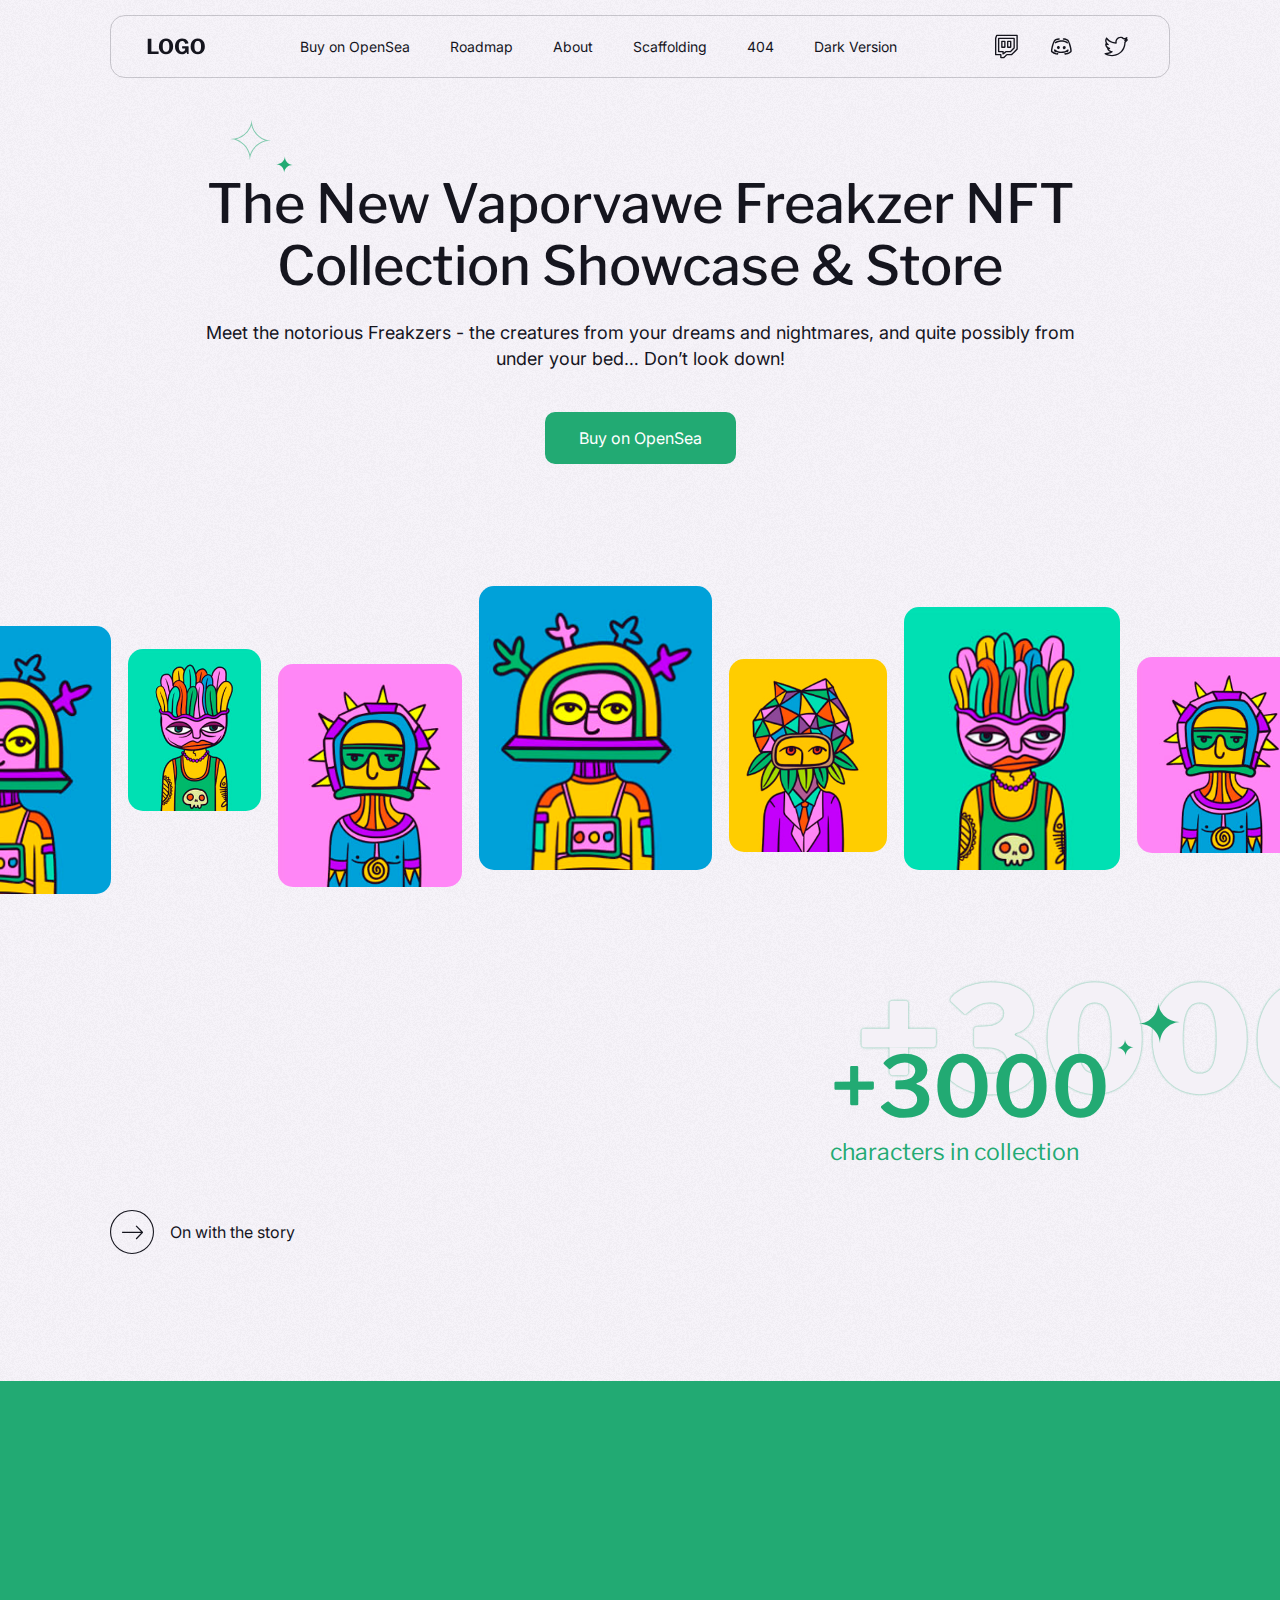
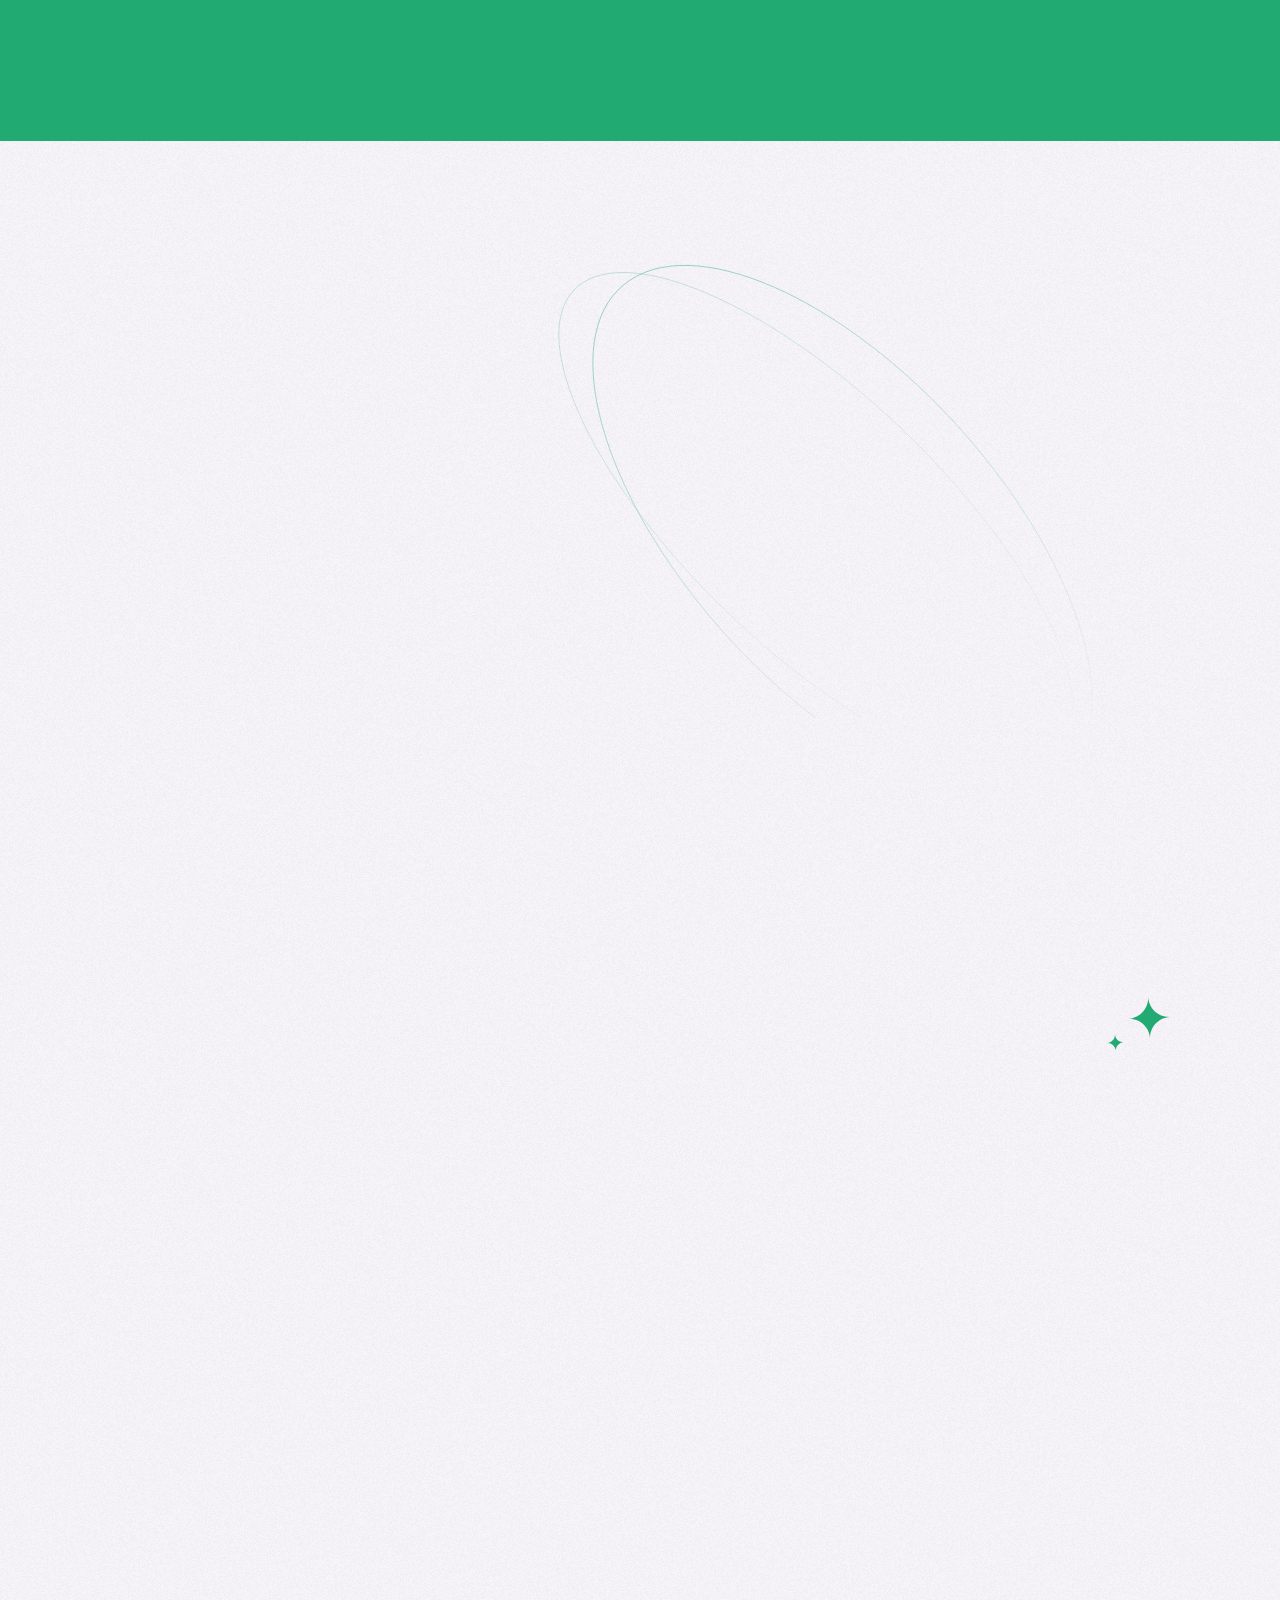
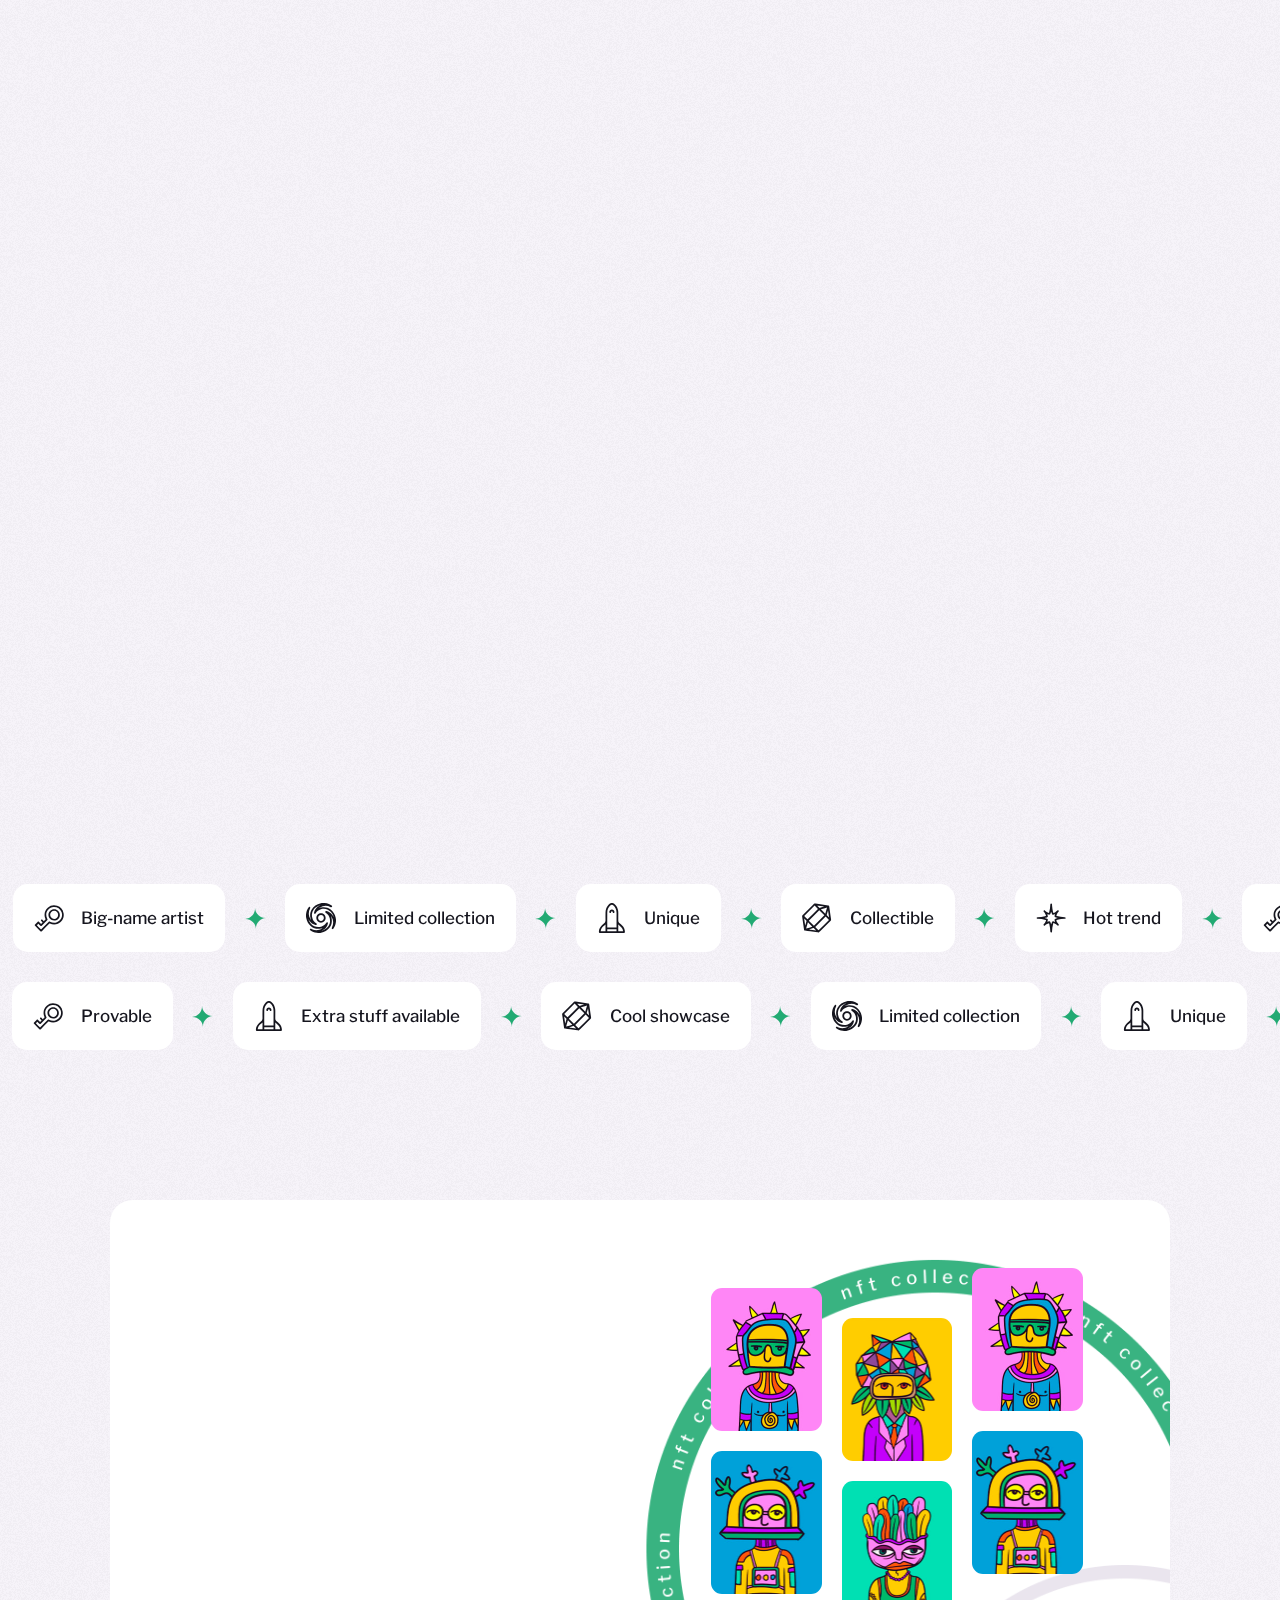
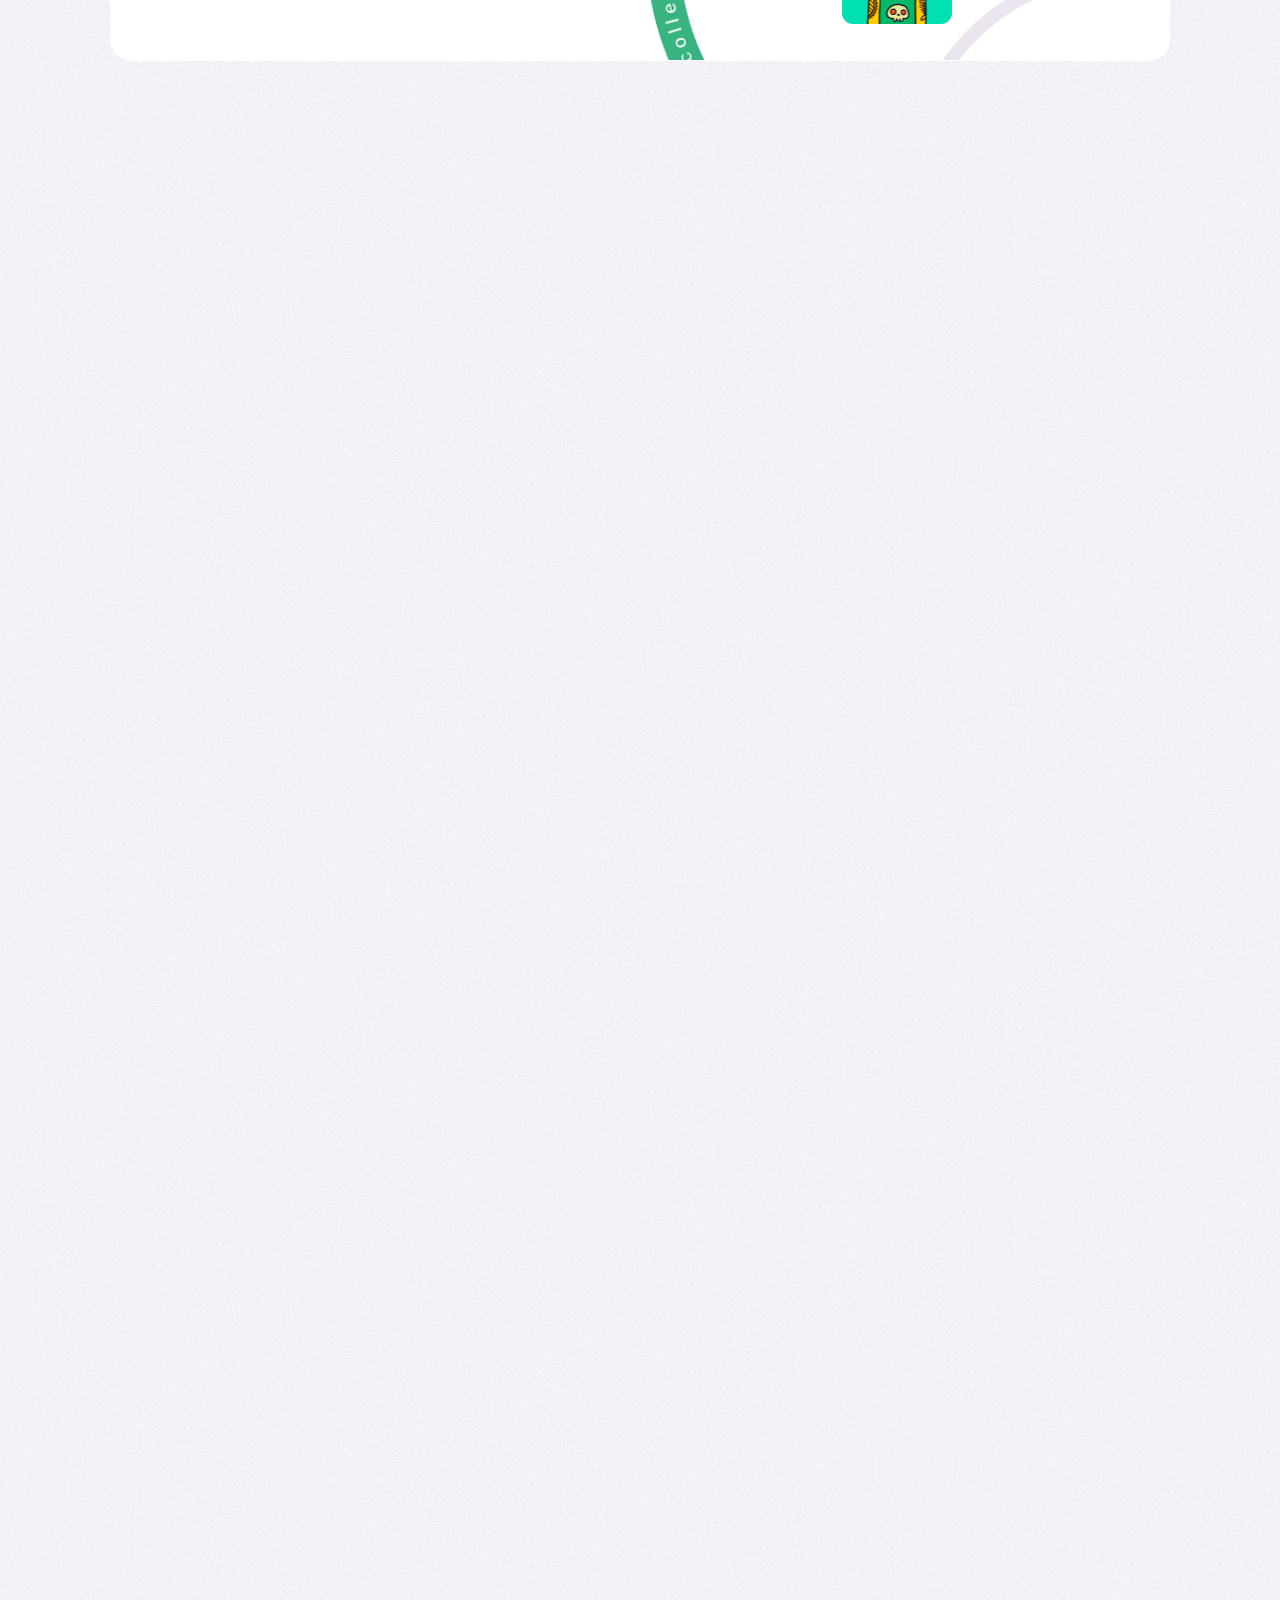
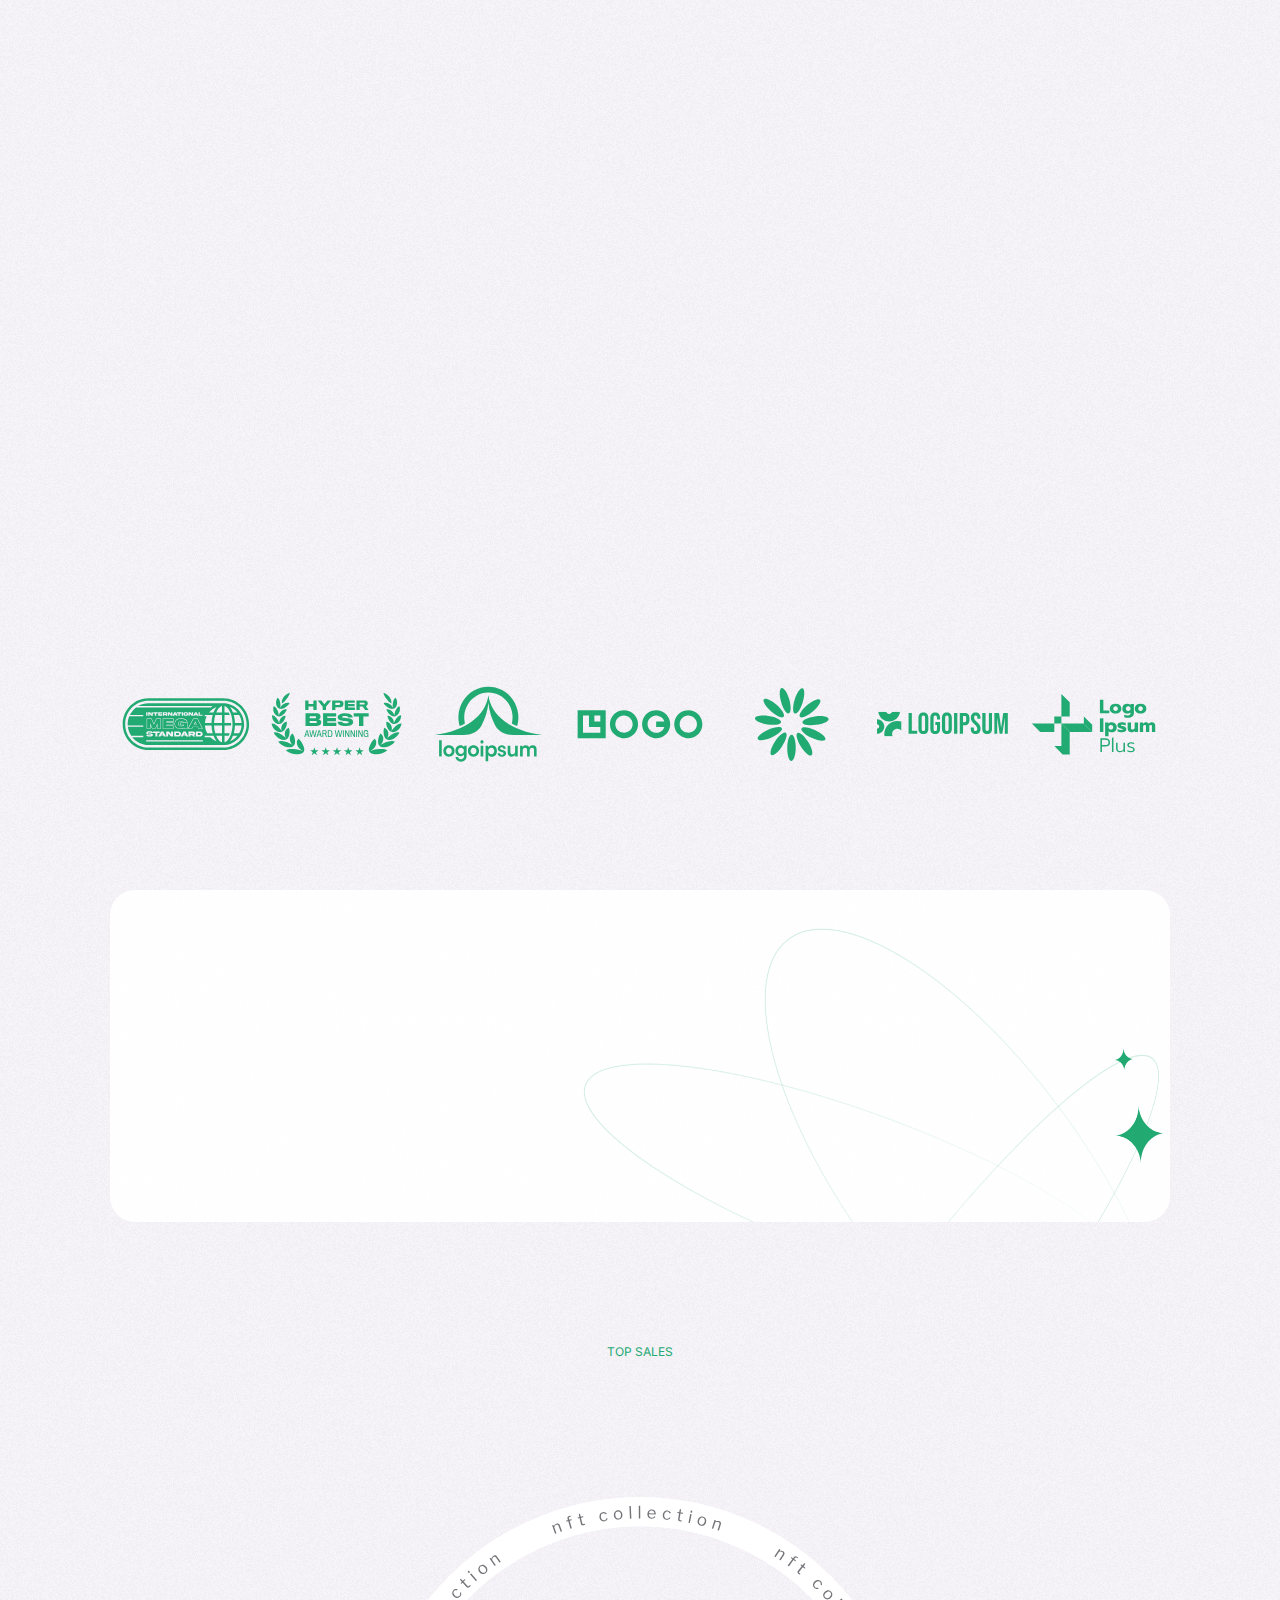
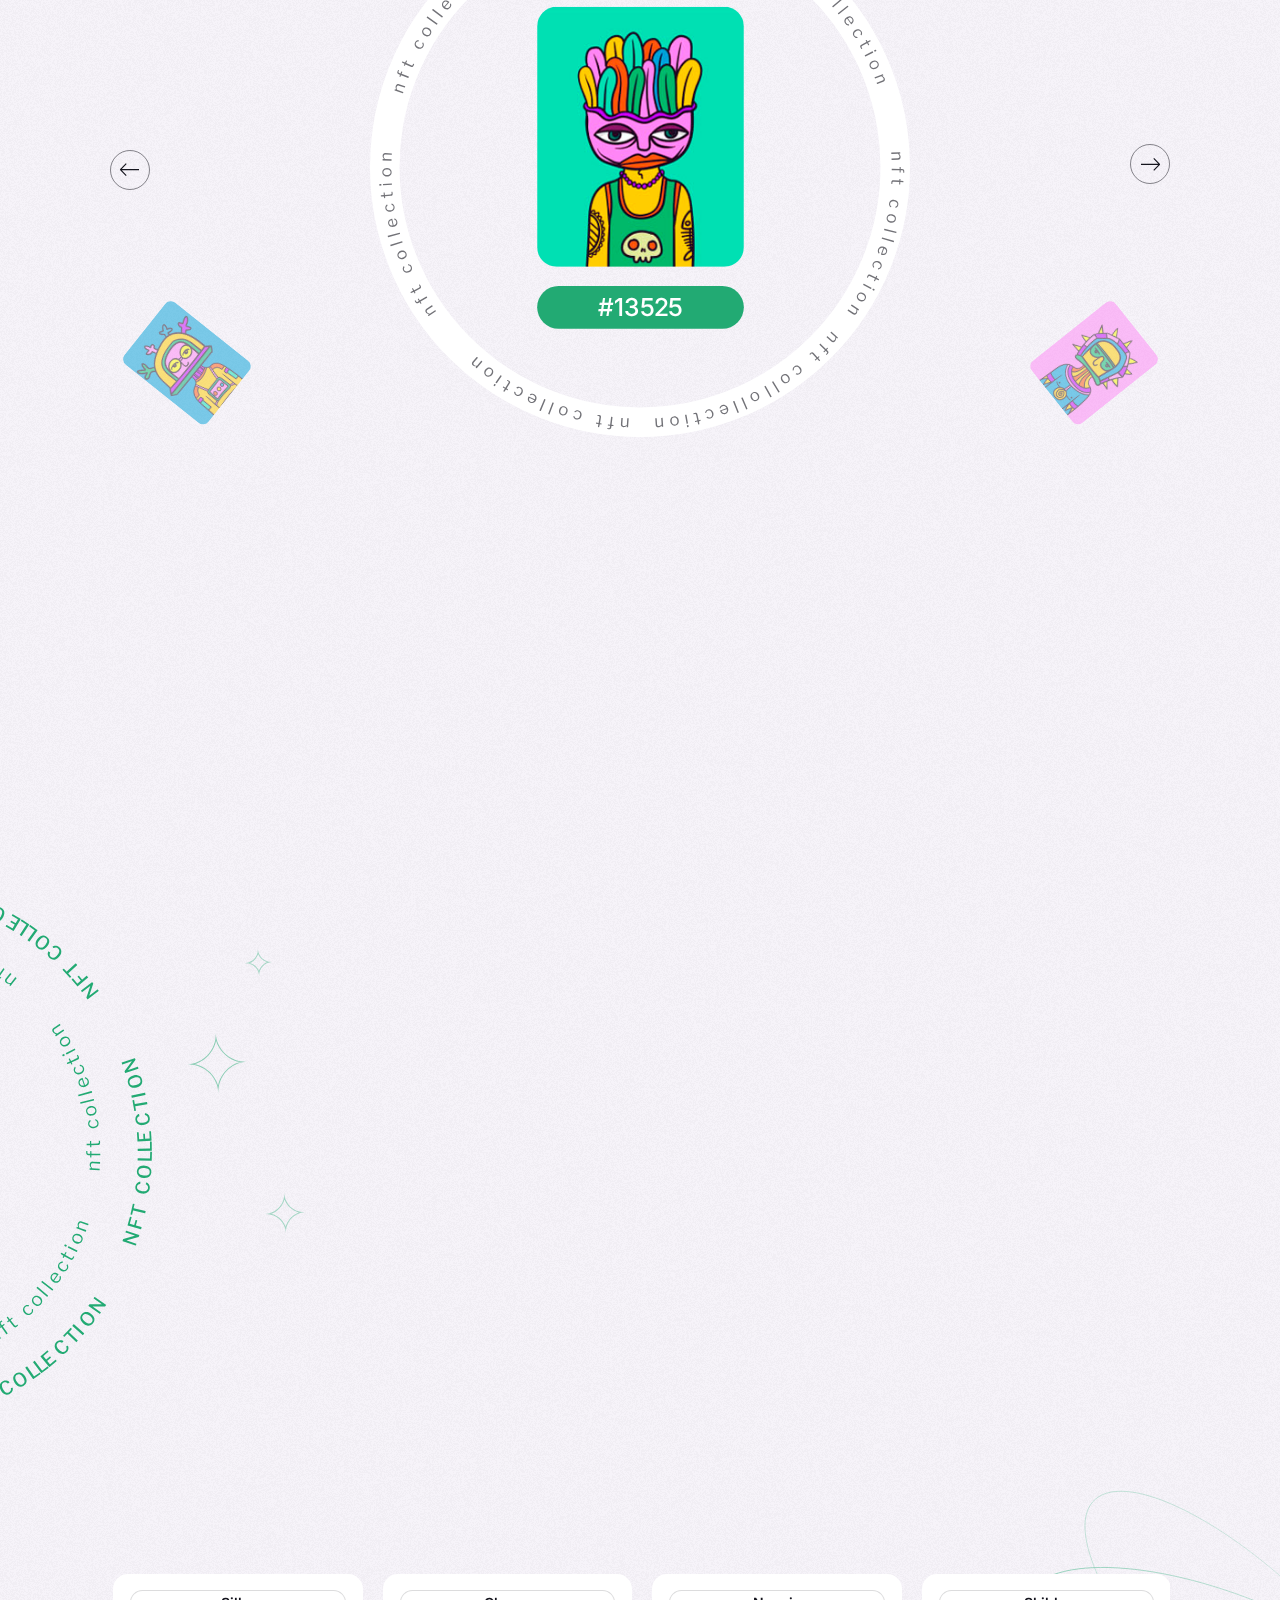
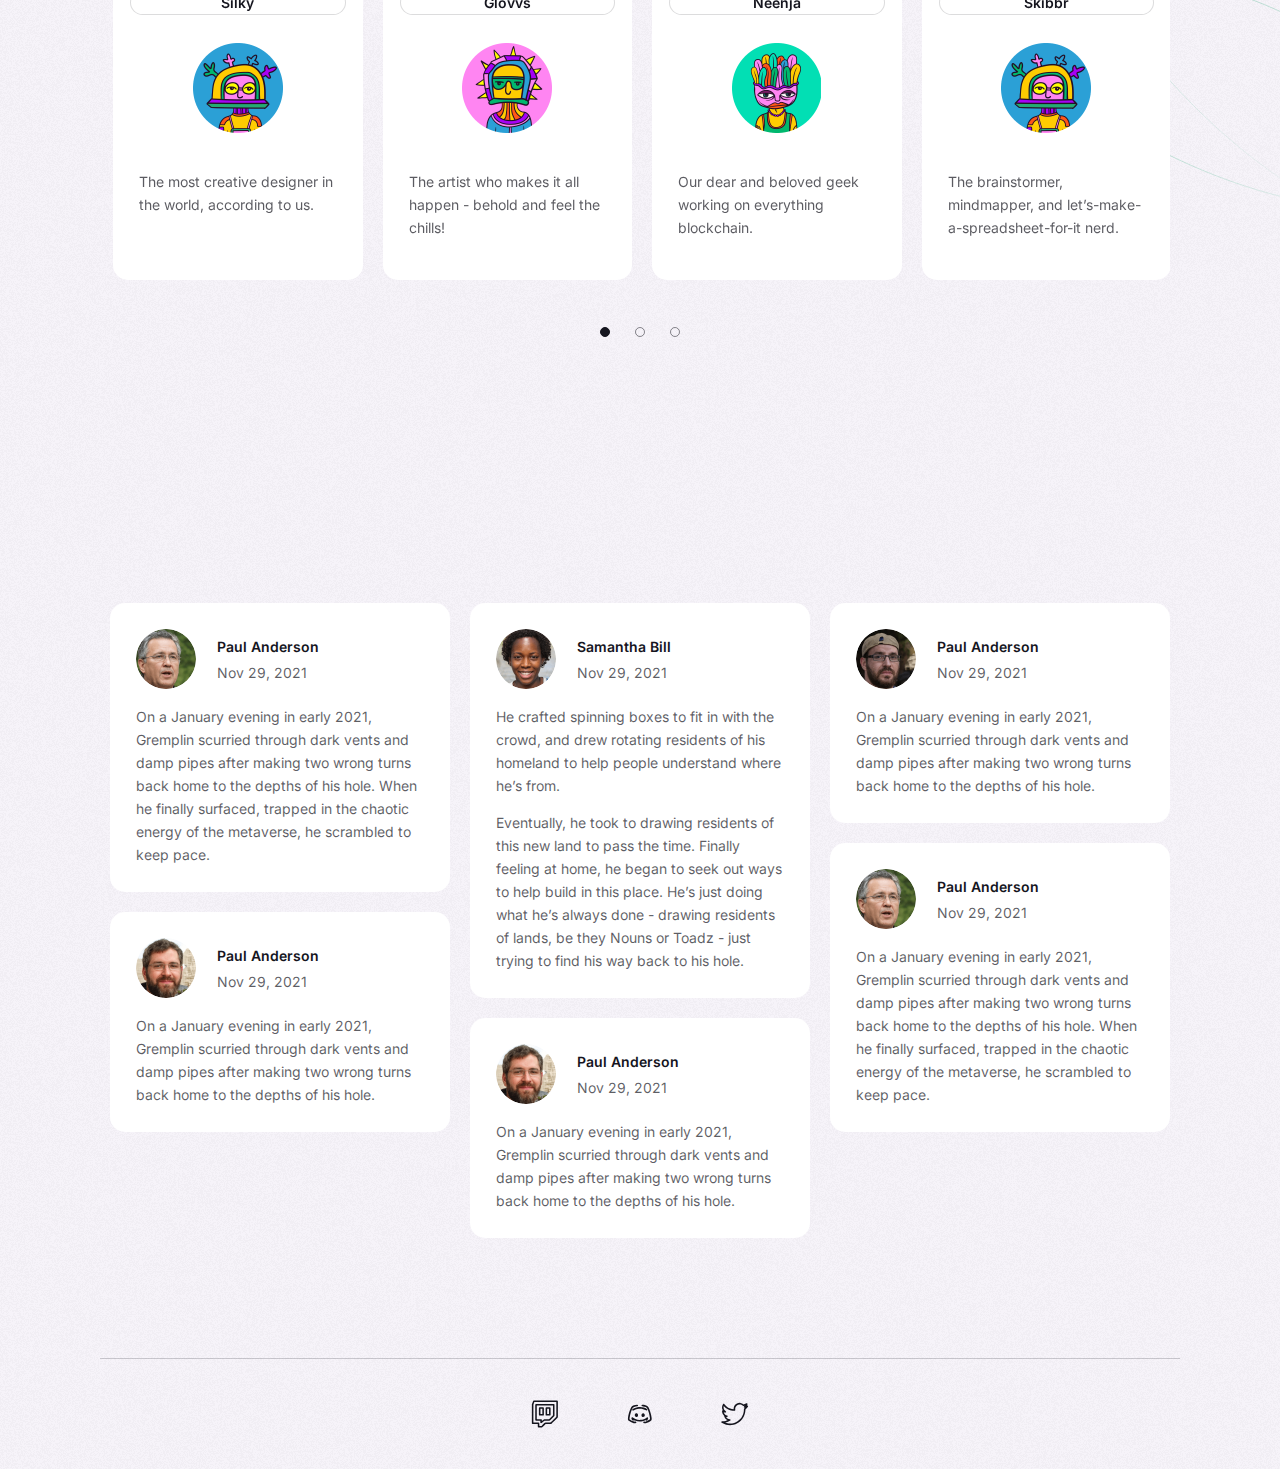
<file: light/index.html>
<!DOCTYPE html>
<html lang="en">
<head>
  <meta charset="UTF-8">
  <meta http-equiv="X-UA-Compatible" content="IE=edge">
  <meta name="viewport" content="width=device-width, initial-scale=1.0">
  <!-- Google Fonts -->
  <link rel="preconnect" href="https://fonts.googleapis.com">
  <link rel="preconnect" href="https://fonts.gstatic.com" crossorigin>
  <link href="https://fonts.googleapis.com/css2?family=Inter&family=Libre+Franklin:wght@500;600;800&display=swap" rel="stylesheet">
  <!-- CSS Styles  -->
  <!-- <link rel="stylesheet" href="css/vendor/bootstrap.min.css"> -->
  <link rel="stylesheet" href="css/vendor/bootstrap-grid.min.css">
  <!-- <link rel="stylesheet" href="css/vendor/bootstrap-reboot.min.css"> -->
  <link rel="stylesheet" href="css/vendor/animate.css">
  <link rel="stylesheet" href="css/vendor/owl.carousel.min.css">
  <link rel="stylesheet" href="css/vendor/owl.theme.default.min.css">
  <link rel="stylesheet" href="css/style.min.css">
  <link rel="icon" href="img/favicon-nft-light.svg">
  <title>Homepage</title>
</head>

<body class="homepage">
  <div class="container">
  <div class="row">
    <div class="col-12">
      <header class="header">
        <div class="header__wrapper">
          <a class="logo" href="./">
            <img src="img/icons/logo.svg" width="61" height="17" alt="logo" class="logo__img">
          </a>

          <nav class="main-nav">
            <ul class="main-nav__list">
              <li class="main-nav__item">
                <a href="./" class="main-nav__link">Buy on OpenSea</a>
              </li>
              <li class="main-nav__item">
                <a href="./#roadmap" class="main-nav__link">Roadmap</a>
              </li>
              <li class="main-nav__item">
                <a href="./about.html" class="main-nav__link">About</a>
              </li>
              <li class="main-nav__item">
                <a href="./scaffolding.html" class="main-nav__link">Scaffolding</a>
              </li>
              <li class="main-nav__item">
                <a href="./404.html" class="main-nav__link">404</a>
              </li>
              <li class="main-nav__item">
                <a href="/nftizers" class="main-nav__link">Dark Version</a>
              </li>
            </ul>
          </nav>

          <ul class="social-icons">
            <li class="social-icons__item">
              <a href="#" class="social-icons__link">
                <svg width="35" height="35" viewBox="0 0 35 35" fill="none" xmlns="http://www.w3.org/2000/svg">
                  <path d="M17.9011 5.73242C21.2472 5.73242 24.5925 5.73242 27.9386 5.73242C28.5262 5.73242 28.7873 5.9943 28.7873 6.58352C28.7873 11.0602 28.7849 15.5368 28.7921 20.0135C28.7929 20.3264 28.6835 20.5628 28.4703 20.7744C27.1985 22.0398 25.929 23.3077 24.6595 24.5748C24.1749 25.0586 23.6863 25.5376 23.2112 26.0294C23.0084 26.2386 22.7737 26.3065 22.4943 26.3057C21.0907 26.3017 19.6871 26.3065 18.2835 26.3009C18.1118 26.3001 17.9913 26.3472 17.8667 26.4734C17.0428 27.3125 16.2084 28.142 15.3773 28.974C15.1809 29.1704 14.9533 29.2702 14.6643 29.2662C13.7661 29.255 12.8687 29.2622 11.9705 29.2622C11.4356 29.2622 11.1769 29.0027 11.1753 28.4638C11.1737 27.8251 11.1681 27.1863 11.1793 26.5484C11.1825 26.36 11.133 26.2985 10.9366 26.3001C9.57291 26.3081 8.20923 26.3049 6.84556 26.3041C6.24037 26.3041 6.00005 26.0622 6.00005 25.4554C6.00005 20.1005 5.99925 14.7456 6.00404 9.3915C6.00404 9.1903 6.03997 8.97953 6.10624 8.78951C6.39845 7.95598 6.70823 7.12883 7.01243 6.29929C7.16332 5.88651 7.38368 5.73242 7.8236 5.73242C11.1833 5.73242 14.5422 5.73242 17.9011 5.73242ZM27.4156 7.11366C27.3238 7.10887 27.2591 7.10249 27.1937 7.10249C20.9198 7.10169 14.646 7.10248 8.37211 7.09849C8.21961 7.09849 8.15175 7.14719 8.10145 7.28851C7.87949 7.91446 7.64316 8.53641 7.41881 9.16156C7.38368 9.25897 7.36292 9.36755 7.36292 9.47134C7.36053 14.554 7.36133 19.6374 7.35654 24.7201C7.35654 24.9109 7.42041 24.9516 7.59686 24.9508C8.98049 24.9444 10.3641 24.9468 11.7486 24.9476C12.2747 24.9476 12.5294 25.2031 12.531 25.7324C12.5326 26.3648 12.531 26.9963 12.5318 27.6286C12.5318 27.8945 12.5326 27.8945 12.7881 27.8953C13.2935 27.8961 13.7997 27.8897 14.305 27.8985C14.4567 27.9009 14.5693 27.8562 14.6739 27.7516C15.4284 26.9923 16.1973 26.2482 16.935 25.473C17.2767 25.1137 17.628 24.9221 18.1486 24.9356C19.4851 24.9716 20.8224 24.95 22.1597 24.9428C22.2651 24.942 22.3985 24.8973 22.4711 24.8255C23.1969 24.1133 23.913 23.3907 24.6324 22.6729C25.5027 21.8043 26.3729 20.9356 27.2472 20.0718C27.3693 19.9512 27.4188 19.8258 27.4188 19.6518C27.414 15.56 27.4148 11.469 27.4148 7.37713C27.4156 7.29729 27.4156 7.21746 27.4156 7.11366Z" fill="currentColor"/>
                  <path d="M17.3915 8.6883C19.9192 8.6883 22.4478 8.6883 24.9755 8.6883C25.5847 8.6883 25.8266 8.92782 25.8266 9.53221C25.8266 12.626 25.8258 15.719 25.8282 18.8129C25.8282 19.0907 25.766 19.327 25.5576 19.533C24.3815 20.6987 23.2095 21.8691 22.0446 23.046C21.8306 23.2624 21.5943 23.3462 21.2965 23.3438C20.0262 23.3366 18.7552 23.3366 17.4841 23.3462C17.3508 23.347 17.1951 23.3989 17.0873 23.4779C16.2729 24.0759 15.4681 24.6867 14.6594 25.2919C14.5747 25.3558 14.4877 25.4188 14.3951 25.4699C13.936 25.7198 13.4051 25.4212 13.3915 24.8983C13.3795 24.4528 13.3803 24.0065 13.3915 23.561C13.3963 23.3813 13.3316 23.3366 13.1608 23.3374C12.0294 23.3438 10.8989 23.3414 9.76754 23.3406C9.19589 23.3398 8.95557 23.0995 8.95557 22.5262C8.95557 18.1885 8.95557 13.8508 8.95557 9.51305C8.95557 8.94059 9.21026 8.6875 9.78511 8.6875C12.3224 8.6875 14.8566 8.6883 17.3915 8.6883ZM14.7496 23.5011C14.8318 23.4524 14.8725 23.4324 14.9085 23.4061C15.425 23.0196 15.948 22.6428 16.4526 22.2412C16.6865 22.0552 16.9316 21.9865 17.2238 21.9881C18.4741 21.9961 19.7252 21.9937 20.9763 21.9881C21.0674 21.9881 21.1863 21.9657 21.2462 21.9067C22.2809 20.8823 23.3069 19.85 24.3392 18.8232C24.443 18.7202 24.4773 18.6148 24.4773 18.4727C24.4741 15.7582 24.4749 13.0444 24.4749 10.3298C24.4749 10.052 24.4741 10.052 24.1867 10.052C19.6566 10.052 15.1256 10.052 10.5955 10.052C10.3137 10.052 10.3137 10.0528 10.3137 10.3346C10.3137 14.1198 10.3137 17.9051 10.3137 21.6911C10.3137 21.9921 10.3137 21.9921 10.6162 21.9921C11.7404 21.9921 12.8646 21.9945 13.9895 21.9905C14.2785 21.9897 14.5236 22.0719 14.6538 22.3402C14.7176 22.4719 14.7384 22.6316 14.748 22.7801C14.7608 23.0085 14.7496 23.2384 14.7496 23.5011Z" fill="currentColor"/>
                  <path d="M18.0218 15.2867C18.0218 14.3358 18.021 13.3849 18.0218 12.4332C18.0226 11.9063 18.2773 11.6524 18.8074 11.6516C19.7384 11.65 20.6693 11.65 21.601 11.6516C22.1432 11.6524 22.397 11.9063 22.397 12.446C22.3978 14.335 22.3978 16.2233 22.397 18.1123C22.397 18.6536 22.1296 18.9203 21.5875 18.9211C20.6765 18.9219 19.7655 18.9211 18.8537 18.9211C18.2693 18.9211 18.0218 18.6712 18.021 18.0795C18.0218 17.1486 18.0218 16.2177 18.0218 15.2867ZM21.0118 17.551C21.0206 17.4959 21.0262 17.4767 21.0262 17.4568C21.027 16.0276 21.0262 14.5985 21.031 13.1702C21.0318 13.0304 20.9679 13.0049 20.8489 13.0065C20.4434 13.0105 20.0378 13.0185 19.633 13.0033C19.4326 12.9961 19.3727 13.0544 19.3735 13.2588C19.3823 14.5618 19.3783 15.864 19.3783 17.167C19.3783 17.2532 19.3663 17.3426 19.3839 17.4248C19.3943 17.4727 19.4541 17.5446 19.4925 17.5454C19.9954 17.5542 20.4992 17.551 21.0118 17.551Z" fill="currentColor"/>
                  <path d="M16.5416 15.2889C16.5416 16.2262 16.5424 17.1643 16.5416 18.1016C16.5408 18.6637 16.2838 18.9192 15.7241 18.92C14.7995 18.92 13.875 18.9208 12.9512 18.92C12.4418 18.9192 12.1632 18.6406 12.1632 18.1272C12.1624 16.2254 12.1624 14.3228 12.1632 12.421C12.1632 11.9204 12.4275 11.6521 12.9257 11.6505C13.8766 11.6474 14.8275 11.6481 15.7784 11.6505C16.2822 11.6521 16.5392 11.9108 16.5408 12.4154C16.5432 13.3735 16.5416 14.3308 16.5416 15.2889ZM15.1644 17.5508C15.1724 17.4893 15.1828 17.4509 15.1828 17.4134C15.1836 16.0042 15.182 14.5943 15.186 13.1851C15.1868 13.0414 15.1301 13.003 14.9975 13.0054C14.5919 13.011 14.1864 13.0182 13.7808 13.003C13.5764 12.9951 13.5237 13.0613 13.5245 13.2617C13.5333 14.5448 13.5293 15.8278 13.5293 17.1116C13.5293 17.5523 13.5293 17.5523 13.966 17.5523C14.3628 17.5508 14.7604 17.5508 15.1644 17.5508Z" fill="currentColor"/>
                </svg>
              </a>
            </li>
            <li class="social-icons__item">
              <a href="#" class="social-icons__link">
                <svg width="35" height="35" viewBox="0 0 35 35" fill="none" xmlns="http://www.w3.org/2000/svg">
                  <path d="M6.9331 21.6911C6.93549 20.567 7.14228 19.4684 7.40256 18.3817C7.6301 17.4324 7.88719 16.4895 8.17222 15.5554C8.57462 14.2388 9.04807 12.9486 9.68839 11.7247C10.0908 10.955 10.7415 10.4704 11.5032 10.1151C12.6369 9.58573 13.8417 9.37175 15.0832 9.3478C15.5104 9.33982 15.8281 9.65918 15.8305 10.0664C15.8329 10.464 15.5263 10.7729 15.1096 10.7913C14.1539 10.8336 13.2213 10.9765 12.3255 11.3374C11.5024 11.6688 10.9108 12.2268 10.5938 13.0532C10.2489 13.9514 9.90157 14.8512 9.60456 15.7662C9.12392 17.2464 8.76942 18.7618 8.50036 20.2947C8.40775 20.8233 8.3814 21.3638 8.32552 21.8987C8.30875 22.0584 8.37502 22.1805 8.50436 22.2732C9.686 23.1203 10.9515 23.7957 12.3726 24.1446C12.7103 24.2276 13.0489 24.234 13.3906 24.1007C13.761 23.9562 14.1571 24.1502 14.296 24.5023C14.4461 24.8823 14.2824 25.2759 13.9064 25.4484C13.2509 25.7478 12.5778 25.6839 11.9127 25.5171C10.2281 25.0947 8.74308 24.27 7.37462 23.2201C7.03689 22.9606 6.96503 22.5813 6.93389 22.1901C6.92272 22.0241 6.9331 21.8572 6.9331 21.6911Z" fill="currentColor"/>
                  <path d="M27.7269 21.6898C27.6869 22.0115 27.6766 22.3413 27.5959 22.6535C27.5464 22.8467 27.4291 23.0622 27.2758 23.1828C25.8386 24.3102 24.2642 25.1788 22.4622 25.5676C21.8793 25.6938 21.2885 25.7106 20.7217 25.4495C20.3544 25.2802 20.1803 24.9082 20.3089 24.5265C20.4239 24.1848 20.8239 23.9525 21.1808 24.0874C21.7061 24.2862 22.2083 24.188 22.7025 24.0291C23.8682 23.6547 24.942 23.0934 25.9512 22.4004C26.2267 22.2112 26.3512 21.9996 26.2969 21.673C26.1364 20.711 26.0191 19.7393 25.8115 18.7868C25.58 17.7241 25.2877 16.6726 24.9835 15.6275C24.7089 14.6838 24.3752 13.76 23.9496 12.869C23.6494 12.2415 23.2111 11.772 22.5867 11.4742C21.8035 11.0998 20.9724 10.9081 20.1125 10.8299C19.9137 10.8115 19.7149 10.802 19.5153 10.7908C19.0969 10.7676 18.7791 10.4419 18.7903 10.0459C18.8015 9.65625 19.1273 9.3345 19.5392 9.34807C21.0618 9.39677 22.5221 9.68499 23.8322 10.5169C24.3624 10.8539 24.7616 11.3129 25.0163 11.8846C25.3644 12.667 25.7205 13.4479 26.0175 14.2495C26.5332 15.6459 26.942 17.0774 27.2638 18.5321C27.4905 19.5708 27.6877 20.6159 27.7269 21.6898Z" fill="currentColor"/>
                  <path d="M12.1016 22.8904C11.7822 23.2897 11.4245 23.4078 11.0852 23.2106C10.9399 23.1268 10.8162 22.9942 10.7036 22.8657C10.2764 22.3747 10.0329 21.8014 9.96984 21.1539C9.9427 20.8729 10.0992 20.5886 10.3507 20.4625C10.6565 20.31 10.9447 20.3515 11.2082 20.5631C11.902 21.1204 12.6613 21.5675 13.4804 21.9124C15.0469 22.5727 16.6828 22.7587 18.3651 22.611C20.0377 22.4641 21.5587 21.8964 22.9359 20.9415C23.1052 20.8242 23.2657 20.6948 23.4301 20.5703C23.7215 20.3499 24.0457 20.3156 24.322 20.4912C24.6094 20.6741 24.6788 20.9463 24.6365 21.2713C24.5415 21.9922 24.2261 22.5958 23.7016 23.0948C23.3926 23.3886 22.9 23.3687 22.6477 23.0302C22.5471 22.8952 22.4689 22.9 22.3371 22.9671C21.1587 23.5731 19.9052 23.9388 18.5894 24.0593C16.6692 24.2358 14.7906 24.0569 12.9974 23.2904C12.6972 23.1627 12.4034 23.0254 12.1016 22.8904Z" fill="currentColor"/>
                  <path d="M23.1763 14.4983C23.031 14.44 22.8737 14.4017 22.7427 14.321C20.8625 13.1609 18.817 12.6883 16.6238 12.8671C14.9104 13.0069 13.304 13.5091 11.811 14.3673C11.4533 14.5733 11.0038 14.4599 10.8018 14.1134C10.6022 13.7717 10.7092 13.3302 11.0621 13.1226C12.3475 12.3681 13.7328 11.8795 15.1922 11.5993C17.0725 11.2376 18.9359 11.2959 20.7755 11.846C21.7607 12.1406 22.6892 12.5661 23.5595 13.1162C23.8749 13.3158 23.9962 13.6288 23.8956 13.9546C23.7966 14.2707 23.5268 14.4655 23.1763 14.4983Z" fill="currentColor"/>
                  <path d="M20.26 20.174C19.8105 20.1708 19.4576 19.972 19.1742 19.6342C18.676 19.0386 18.6616 18.0766 19.1391 17.465C19.7874 16.6346 20.9331 16.7097 21.4744 17.6183C21.8856 18.3081 21.7674 19.2247 21.195 19.7875C20.9554 20.0231 20.597 20.1708 20.26 20.174Z" fill="currentColor"/>
                  <path d="M14.4315 20.1821C13.7888 20.1454 13.3824 19.8548 13.1118 19.3582C12.7078 18.618 12.9281 17.6097 13.594 17.1386C14.1209 16.7665 14.8076 16.8057 15.2826 17.2416C16.1728 18.0576 15.9429 19.648 14.8491 20.0759C14.6982 20.135 14.5321 20.1574 14.4315 20.1821Z" fill="currentColor"/>
                </svg>
              </a>
            </li>
            <li class="social-icons__item">
              <a href="#" class="social-icons__link">
                <svg width="35" height="35" viewBox="0 0 35 35" fill="none" xmlns="http://www.w3.org/2000/svg">
                  <path d="M10.9466 22.9702C10.6105 22.7602 10.2592 22.571 9.94141 22.3355C9.02485 21.6576 8.40529 20.7642 8.08592 19.668C8.05479 19.5626 8.02924 19.4357 8.05878 19.3359C8.11068 19.157 8.04441 19.0692 7.91586 18.9542C6.72544 17.8851 6.13223 16.5462 6.15538 14.9438C6.16097 14.5454 6.41487 14.337 6.82206 14.2668C6.78932 14.1933 6.76616 14.1359 6.73902 14.08C5.87914 12.3219 5.95259 10.6029 6.95938 8.92626C7.21407 8.50231 7.78892 8.46559 8.08832 8.8584C8.80689 9.80132 9.63961 10.6269 10.6065 11.3119C11.4624 11.9187 12.3877 12.3945 13.3801 12.7386C14.2576 13.0428 15.1574 13.24 16.0827 13.3159C16.1418 13.3207 16.2025 13.3199 16.2616 13.3191C16.2728 13.3191 16.2847 13.3079 16.2959 13.3023C16.3175 12.9726 16.3159 12.6388 16.3654 12.3139C16.6392 10.5127 17.5901 9.18335 19.1997 8.33704C20.157 7.83325 21.1869 7.66239 22.256 7.8077C23.2085 7.93704 24.0812 8.28834 24.8261 8.9063C25.0376 9.08195 25.2213 9.14263 25.4784 9.02766C26.1378 8.73225 26.8093 8.46239 27.4672 8.16378C27.9255 7.9562 28.4197 8.18854 28.4772 8.67476C28.4923 8.80091 28.4596 8.93983 28.4221 9.06359C28.3622 9.25999 28.2855 9.45241 28.2041 9.64163C28.1259 9.82287 28.0324 9.99772 27.9279 10.2117C28.0141 10.1869 28.0724 10.1702 28.1306 10.155C28.4165 10.08 28.6983 10.183 28.8668 10.4233C29.0392 10.6692 29.048 10.9319 28.8676 11.1842C28.3015 11.9794 27.6293 12.678 26.8788 13.2991C26.7063 13.4412 26.6249 13.5849 26.6225 13.8157C26.6001 15.9674 26.0883 18.0001 25.0967 19.9083C24.3853 21.2768 23.46 22.4872 22.335 23.5418C20.5969 25.1714 18.5714 26.282 16.2552 26.8456C14.0771 27.3758 11.8919 27.3654 9.71706 26.8273C8.347 26.4887 7.05678 25.9466 5.85838 25.1953C5.54061 24.9965 5.40967 24.7115 5.4983 24.4097C5.5941 24.0832 5.86317 23.8899 6.24081 23.8979C7.26357 23.9203 8.27595 23.8373 9.26437 23.5674C9.83842 23.4109 10.4013 23.2137 10.969 23.0349C10.9618 23.0133 10.9538 22.9917 10.9466 22.9702ZM8.75419 25.0955C8.86437 25.1395 8.92345 25.1706 8.98653 25.1866C9.66198 25.3582 10.331 25.5618 11.0145 25.6895C12.949 26.052 14.858 25.8884 16.7262 25.2951C18.9123 24.6005 20.7614 23.375 22.2664 21.6456C23.6612 20.0448 24.5762 18.1957 25.0145 16.1175C25.2109 15.1849 25.2971 14.2372 25.2676 13.2824C25.2588 12.9869 25.3594 12.7586 25.6077 12.5838C25.8145 12.4384 25.9997 12.2628 26.1945 12.0999C26.0476 12.0432 25.9207 12.0488 25.8001 12.0233C25.6803 11.9977 25.5486 11.9666 25.4536 11.8955C25.0592 11.6001 25.0808 11.0676 25.4847 10.781C25.6923 10.6332 25.8951 10.4776 26.0995 10.3251C26.0891 10.3075 26.0788 10.2899 26.0684 10.2732C26.0133 10.2867 25.9574 10.2987 25.9023 10.3147C25.654 10.3865 25.4073 10.4656 25.1566 10.5319C24.8676 10.6077 24.6121 10.5646 24.3925 10.3323C24.0229 9.94183 23.5925 9.62646 23.0903 9.43165C21.658 8.87516 20.3031 9.03724 19.1135 10.0113C17.9183 10.9893 17.4823 12.2867 17.7546 13.8109C17.8552 14.373 17.5638 14.7426 16.9969 14.7331C14.969 14.6979 13.0488 14.2348 11.2508 13.2863C9.95659 12.6037 8.81406 11.7255 7.82085 10.6508C7.78891 10.6165 7.7474 10.5901 7.68992 10.5446C7.48872 11.2057 7.46078 11.846 7.5997 12.484C7.84002 13.5897 8.47315 14.4185 9.44081 14.9989C9.74421 15.181 9.85998 15.482 9.76497 15.8005C9.67715 16.0951 9.40409 16.2947 9.05997 16.2668C8.65758 16.2332 8.25838 16.1638 7.85758 16.1087C7.7977 16.1007 7.73782 16.0879 7.65558 16.0736C7.67235 16.1478 7.67554 16.1877 7.69071 16.2229C7.77614 16.4313 7.8472 16.6492 7.95499 16.8456C8.52505 17.8828 9.38652 18.5358 10.5506 18.7826C10.9738 18.872 11.1901 19.1323 11.1734 19.5107C11.1574 19.8692 10.8923 20.1167 10.4708 20.1662C10.2688 20.1893 10.0668 20.2085 9.83363 20.2333C9.8999 20.337 9.94461 20.4241 10.0045 20.4991C10.7678 21.466 11.765 21.969 12.9969 22.0065C13.3131 22.0161 13.5678 22.2013 13.646 22.472C13.7362 22.7834 13.6452 23.0732 13.3841 23.2448C12.3662 23.9131 11.2684 24.4137 10.1003 24.7538C9.67075 24.8784 9.23642 24.9742 8.75419 25.0955Z" fill="currentColor"/>
                </svg>
              </a>
            </li>
          </ul>

          <button class="mobile-menu__btn open" type="button" aria-label="Open Menu"></button>

        </div>
      </header>
    </div>
  </div>
</div>



  <main>

    <section class="hero">
      <div class="container wow animate__animated animate__fadeIn">
        <div class="row justify-content-center">
          <div class="col-12 col-xl-10 col-xxl-12">
            <h1 class="hero__title nft-h1">The New Vaporvawe Freakzer NFT Collection Showcase & Store</h1>
          </div>
        </div>
        <div class="row justify-content-center">
          <div class="col-12 col-sm-10 col-xxl-8 col-xxl-10">
            <p class="hero__desc">Meet the notorious Freakzers - the creatures from your dreams and nightmares, and quite possibly from under your bed… Don’t look down!</p>
          </div>
        </div>
        <div class="row justify-content-center">
          <div class="col-12 d-flex justify-content-center">
            <a href="#" class="btn hero__btn">Buy on OpenSea</a>
          </div>
        </div>
      </div>

      <div class="hero__images hero-images owl-carousel owl-theme">
        <div class="hero-images__item">
          <a class="hero-images__link">
            <img class="hero-images__img" width="123" height="216" src="img/homepage/1.jpg" alt="NFT-1">
          </a>
        </div>
        <div class="hero-images__item">
          <a class="hero-images__link">
            <img class="hero-images__img" width="226" height="275" src="img/homepage/2.jpg" alt="NFT-2">
          </a>
        </div>
        <div class="hero-images__item">
          <a class="hero-images__link">
            <img class="hero-images__img" width="154" height="188" src="img/homepage/3.jpg" alt="NFT-3">
          </a>
        </div>
        <div class="hero-images__item">
          <a class="hero-images__link">
            <img class="hero-images__img" width="208" height="254" src="img/homepage/4.jpg" alt="NFT-4">
          </a>
        </div>
        <div class="hero-images__item">
          <a class="hero-images__link">
            <img class="hero-images__img" width="155" height="189" src="img/homepage/1.jpg" alt="NFT-5">
          </a>
        </div>
        <div class="hero-images__item">
          <a class="hero-images__link">
            <img class="hero-images__img" width="212" height="259" src="img/homepage/2.jpg" alt="NFT-6">
          </a>
        </div>
        <div class="hero-images__item">
          <a class="hero-images__link">
            <img class="hero-images__img" width="99" height="144" src="img/homepage/3.jpg" alt="NFT-7">
          </a>
        </div>
      </div>
    </section>

    <section class="about-project">
      <div class="container">
        <div class="row justify-content-between">
          <div class="col-md-6">
            <h2 class="about-project__title nft-h4 wow animate__animated animate__fadeInDown ">ABOUT THE PROJECT</h2>

            <h3 class="about-project__subtitle nft-h2 wow animate__animated animate__fadeInUp">Where it all began</h3>

            <p class="about-project__desc wow animate__animated animate__fadeInUp">
              One day, in March of the year 2351, Freakzers will crawl from underneath the city to show their true power. And district by district, people will embrace the wave of the psychedelic vibe that these neon creatures spread all over the place.
            </p>

            <a href="./" class="about-project__btn btn-arrow">
              <svg width="40" height="40" viewBox="0 0 40 40" fill="none" xmlns="http://www.w3.org/2000/svg">
                <circle cx="20" cy="20" r="20" fill="transparent"/>
                <circle cx="20" cy="20" r="19.5" stroke="#15151E"/>
                <path fill-rule="evenodd" clip-rule="evenodd" d="M24.1667 26.7273L30 20.7838V19.9434L24.1667 14L23.3418 14.8404L28.1788 19.7699H11V20.9586H28.18L23.3407 25.8869L24.1655 26.7273H24.1667Z" fill="#15151E"/>
              </svg>
              On with the story
            </a>
          </div>
          <div class="col-md-5 col-lg-4 d-flex flex-column align-items-start p-relative">
            <span class="about-project__shadow-number">+3000</span>
            <span class="about-project__number">+3000</span>
            <span class="about-project__number-sign">characters in collection</span>
          </div>
        </div>
      </div>
    </section>

    <section class="section-text">
      <div class="container">
        <div class="row">
          <div class="col-12">
            <h2 class="section-text__desc d-inline nft-h2 wow animate__animated animate__fadeIn">
              Aren’t they adorable in their unearthliness? The whole Freakzer gang – hundreds of colorful cards – are making our lives brighter. Come admire them in all their glory: each one with its own story and quirky look.
            </h2>
            <a href="#" class="section-text__link nft-h2 d-inline-flex align-items-center wow animate__animated animate__fadeI">
              Learn more
              <svg width="34" height="34" viewBox="0 0 34 34" fill="none" xmlns="http://www.w3.org/2000/svg">
                <path fill-rule="evenodd" clip-rule="evenodd" d="M19.125 29.5102L29.75 18.8852V17.3828L19.125 6.75781L17.6226 8.26019L26.4329 17.0726H4.25V19.1976H26.435L17.6205 28.0078L19.1229 29.5102H19.125Z" fill="currentColor"/>
              </svg>
            </a>
          </div>
        </div>
      </div>
    </section>

    <section class="philosophy">
      <div class="container position-relative">
        <div class="row">
          <div class="col-12 col-xl-5 pe-xxl-3">
            <h2 class="philosophy__title nft-h4 wow animate__animated animate__fadeInDown">PHILOSOPHY</h2>
            <h3 class="philosophy__subtitle nft-h2 wow animate__animated animate__fadeInUp">Unparalleled and awesome</h3>
            <div class="philosophy__desc wow animate__animated animate__fadeInUp">
              <p>The brave ones who will proceed with the Freakzers will find what they look for: unique mindblowing collectibles generated based on 110 parameters. Pick your favorite one.</p>
            </div>
            <div class="philosophy__list-items d-flex wow animate__animated animate__fadeInUp">
              <div class="philosophy__list-item nft-h3">
                <span>3K</span>NFTs
              </div>
              <div class="philosophy__list-item nft-h3">
                <span>15</span>Artists
              </div>
              <div class="philosophy__list-item nft-h3">
                <span>5</span>stages of work
              </div>
            </div>
          </div>
          <div class="col-12 col-xl-7">
            <div class="philosophy__wrapper-cards row justify-content-lg-between">
              <div class="col-12 col-lg-6">
                <div class="philosophy__card wow animate__animated animate__fadeInUp">
                  <div class="philosophy__card-icon">
                    <img class="philosophy__card-img" src="img/icons/icon-rotation.svg" alt="icon-rotation">
                  </div>
                  <div class="philosophy__card-title nft-h3">
                    Super artsy
                  </div>
                  <p class="philosophy__card-desc">
                    The artists that created these NFTs have worked on 15+ successful projects
                  </p>
                </div>
              </div>

              <div class="col-12 col-lg-6">
                <div class="philosophy__card wow animate__animated animate__fadeInUp">
                  <div class="philosophy__card-icon">
                    <img class="philosophy__card-img" src="img/icons/icon-rocket.svg" alt="icon-rotation">
                  </div>
                  <div class="philosophy__card-title nft-h3">
                    Provably rare
                  </div>
                  <p class="philosophy__card-desc">
                    Each of the Freakzers is 100% unique – and you can easily prove it yourself
                  </p>
                </div>
              </div>

              <div class="col-12 col-lg-6">
                <div class="philosophy__card wow animate__animated animate__fadeInUp">
                  <div class="philosophy__card-icon">
                    <img class="philosophy__card-img" src="img/icons/icon-diamond.svg" alt="icon-rotation">
                  </div>
                  <div class="philosophy__card-title nft-h3">
                    Freakzin’ fantastic
                  </div>
                  <p class="philosophy__card-desc">
                    This is simply the most awesome NFT pack – and that’s not even arguable
                  </p>
                </div>
              </div>

              <div class="col-12 col-lg-6">
                <div class="philosophy__card wow animate__animated animate__fadeInUp">
                  <div class="philosophy__card-icon">
                    <img class="philosophy__card-img" src="img/icons/icon-star.svg" alt="icon-rotation">
                  </div>
                  <div class="philosophy__card-title nft-h3">
                    Extra fun for Pro
                  </div>
                  <p class="philosophy__card-desc">
                    Get additional perks and cool stuff with premium membership in the Freakzers community
                  </p>
                </div>
              </div>

            </div>
          </div>
        </div>
      </div>
    </section>

    <section class="key-figures">
      <div class="container">
        <div class="row">
          <div class="col-12">
            <h2 class="key-figures__title nft-h4 wow animate__animated animate__fadeInDown ">KEY FIGURES</h2>
            <h3 class="key-figures__subtitle nft-h2 wow animate__animated animate__fadeInUp">Behold: Their Majesty</h3>
            <div class="key-figures__list-items">
              <div class="key-figures__list-item">
                <div class="key-figures__list-item-title wow animate__animated animate__bounceInLeft">
                  80%
                </div>
                <div class="key-figures__list-item-text wow animate__animated animate__bounceInRight">
                  <h4 class="nft-h3">NFTs bought at pre-launch</h4>
                  <p>The last collection we’ve launched was sold out on day 5 – and the start was quite impressive, too.</p>
                </div>
              </div>
              <div class="key-figures__list-item">
                <div class="key-figures__list-item-title wow animate__animated animate__bounceInLeft">
                  15
                </div>
                <div class="key-figures__list-item-text wow animate__animated animate__bounceInRight">
                  <h4 class="nft-h3">Highest sale</h4>
                  <p>These items are not to be looked down upon: this is something you’ll boast about – or profitably resell.</p>
                </div>
              </div>
              <div class="key-figures__list-item">
                <div class="key-figures__list-item-title wow animate__animated animate__bounceInLeft">
                  +3k
                </div>
                <div class="key-figures__list-item-text wow animate__animated animate__bounceInRight">
                  <h4 class="nft-h3">Top-notch pieces of art</h4>
                  <p>Our incredibly productive artists and designers have embodied all their inspiration in these NFTs.</p>
                </div>
              </div>
            </div>
          </div>
        </div>
      </div>
    </section>

    <section class="features">
      <div class="container">
        <div class="row">
          <div class="col-12">
            <h2 class="features__title nft-h4 wow animate__animated animate__fadeInDown ">FEATURES</h2>
            <h3 class="features__subtitle nft-h2 wow animate__animated animate__fadeInUp">Join the cult – if you’re daring enough</h3>
          </div>
        </div>
        <div class="row justify-content-center">
          <div class="col-12 col-md-6 col-lg-3 col-xl-3 list-item wow animate__animated animate__fadeInUp">
            <div class="list-item__title nft-h3">
              Vaporwave collection
            </div>
            <p class="list-item__desc">
              Get nostalgic about the 90s rave and soft electronic music
            </p>
          </div>
          <div class="col-12 col-md-6 col-lg-3 col-xl-3 list-item wow animate__animated animate__fadeInUp">
            <div class="list-item__title nft-h3">
              Cyperpunk collection
            </div>
            <p class="list-item__desc">
              Tech cartoony Freakzers for their geeky tech fans
            </p>
          </div>
          <div class="col-12 col-md-6 col-lg-3 col-xl-3 list-item wow animate__animated animate__fadeInUp">
            <div class="list-item__title nft-h3">
              Acid neon collection
            </div>
            <p class="list-item__desc">
              Brighten up your art collection with these colorful characters
            </p>
          </div>
          <div class="col-12 col-md-6 col-lg-3 col-xl-3 list-item wow animate__animated animate__fadeInUp">
            <div class="list-item__title nft-h3">
              Mystic cult collection
            </div>
            <p class="list-item__desc">
              Uncanny and ghostly flair for those who like it spooky
            </p>
          </div>
        </div>
        <div class="row">
          <div class="col-12 features__wrapper-btn wow animate__animated animate__fadeInUp">
            <a href="#" class="btn features__btn">Buy on OpenSea</a>
          </div>
          <div class="col-12">
            <img class="features__img d-block wow animate__animated animate__fadeInUp" src="img/homepage/features.png" alt="features">
          </div>
        </div>
      </div>
    </section>

    <section class="benefits">
      <div class="container-fluid">
        <div class="row">
          <div class="col-12">
            <h2 class="benefits__title nft-h4 wow animate__animated animate__fadeInDown">BENEFITS</h2>
            <h3 class="benefits__subtitle nft-h2 wow animate__animated animate__fadeInUp">What sets these NFTs apart</h3>
          </div>
        </div>
        <div class="benefits-carousel-top owl-carousel owl-theme">
          <div class="benefits__item nft-h3">
            <img class="benefits__icon d-block svg" src="img/icons/icon-key.svg" alt="benefits-6"> Big-name artist
          </div>
          <div class="benefits__item nft-h3">
            <img class="benefits__icon d-block svg" src="img/icons/icon-rotation.svg" alt="benefits-1"> Limited collection
          </div>
          <div class="benefits__item nft-h3">
            <img class="benefits__icon d-block svg" src="img/icons/icon-rocket.svg" alt="benefits-2"> Unique
          </div>
          <div class="benefits__item nft-h3">
            <img class="benefits__icon d-block svg" src="img/icons/icon-diamond.svg" alt="benefits-3"> Collectible
          </div>
          <div class="benefits__item nft-h3">
            <img class="benefits__icon d-block svg" src="img/icons/icon-star.svg" alt="benefits-4"> Hot trend
          </div>
          <div class="benefits__item nft-h3">
            <img class="benefits__icon d-block svg" src="img/icons/icon-key.svg" alt="benefits-5"> Provable
          </div>
          <div class="benefits__item nft-h3">
            <img class="benefits__icon d-block svg" src="img/icons/icon-rocket.svg" alt="benefits-7"> Extra stuff available
          </div>
          <div class="benefits__item nft-h3">
            <img class="benefits__icon d-block svg" src="img/icons/icon-diamond.svg" alt="benefits-8"> Cool showcase
          </div>

        </div>
        <div class="benefits-carousel-down owl-carousel owl-theme">

          <div class="benefits__item nft-h3">
            <img class="benefits__icon d-block svg" src="img/icons/icon-key.svg" alt="benefits-5"> Provable
          </div>
          <div class="benefits__item nft-h3">
            <img class="benefits__icon d-block svg" src="img/icons/icon-rocket.svg" alt="benefits-7"> Extra stuff available
          </div>
          <div class="benefits__item nft-h3">
            <img class="benefits__icon d-block svg" src="img/icons/icon-diamond.svg" alt="benefits-8"> Cool showcase
          </div>
          <div class="benefits__item nft-h3">
            <img class="benefits__icon d-block svg" src="img/icons/icon-rotation.svg" alt="benefits-1"> Limited collection
          </div>
          <div class="benefits__item nft-h3">
            <img class="benefits__icon d-block svg" src="img/icons/icon-rocket.svg" alt="benefits-2"> Unique
          </div>
          <div class="benefits__item nft-h3">
            <img class="benefits__icon d-block svg" src="img/icons/icon-diamond.svg" alt="benefits-3"> Collectible
          </div>
          <div class="benefits__item nft-h3">
            <img class="benefits__icon d-block svg" src="img/icons/icon-key.svg" alt="benefits-6"> Big-name artist
          </div>
          <div class="benefits__item nft-h3">
            <img class="benefits__icon d-block svg" src="img/icons/icon-star.svg" alt="benefits-4"> Hot trend
          </div>

        </div>
      </div>
    </section>

    <section class="pro">
      <div class="container">
        <div class="row">
          <div class="col-12">
            <div class="pro__box d-flex flex-wrap">
              <div class="col-12 col-xl-6 col-xxl-5">
                <div class="pro__text-block">
                  <h2 class="pro__title nft-h4 wow animate__animated animate__fadeInDown ">PRO</h2>
                  <h3 class="pro__subtitle nft-h2 wow animate__animated animate__fadeInUp">Prime membership</h3>
                  <p class="pro__desc wow animate__animated animate__fadeInUp">
                    If you’re not too impressed yet, get ready for this: more stuff is available with the Pro subscription! Get pre-launch access to the market drops and exclusive collections of the best NFT collection in the observable universe.
                  </p>
                  <a href="#" class="btn pro__btn wow animate__animated animate__fadeInUp">Gimme my Pro access!</a>
                </div>
              </div>
              <div class="col-12 col-xl-6 col-xxl-7 d-flex justify-content-end align-items-center p-relative">
                <img class="pro__img" src="img/homepage/pro.png" alt="pro">
                <div class="row pro__cards p-relative">
                  <div class="col-6 col-sm-4">
                    <div class="pro__card">
                      <img class="pro__card-img" src="img/homepage/2.jpg" alt="nft-1">
                    </div>
                  </div>
                  <div class="col-6 col-sm-4">
                    <div class="pro__card">
                      <img class="pro__card-img" src="img/homepage/4.jpg" alt="nft-2">
                    </div>
                  </div>
                  <div class="col-6 col-sm-4">
                    <div class="pro__card">
                      <img class="pro__card-img" src="img/homepage/2.jpg" alt="nft-3">
                    </div>
                  </div>
                  <div class="col-6 col-sm-4">
                    <div class="pro__card">
                      <img class="pro__card-img" src="img/homepage/3.jpg" alt="nft-4">
                    </div>
                  </div>
                  <div class="col-6 col-sm-4">
                    <div class="pro__card">
                      <img class="pro__card-img" src="img/homepage/1.jpg" alt="nft-5">
                    </div>
                  </div>
                  <div class="col-6 col-sm-4">
                    <div class="pro__card">
                      <img class="pro__card-img" src="img/homepage/3.jpg" alt="nft-6">
                    </div>
                  </div>
                </div>
              </div>
            </div>
          </div>
        </div>
      </div>
    </section>

    <section class="extras">
      <div class="container">
        <div class="row">
          <div class="col-12">
            <div class="row">
              <div class="col-12 col-xl-5 col-xxl-4">
                <h2 class="extras__title nft-h4 wow animate__animated animate__fadeInDown ">EXTRAS</h2>
                <h3 class="extras__subtitle nft-h2 wow animate__animated animate__fadeInUp">Perks of Pro</h3>
                <div class="extras__desc wow animate__animated animate__fadeInUp">
                  <p>
                    There’s more hype than you can see on the surface. Freakzers come in all sorts of shapes and incarnations. Here’s what you get when going Pro in our gang.
                  </p>
                </div>
              </div>
              <div class="col-12 col-xl-7 col-xxl-8 extras__cards">
                <div class="row justify-content-xl-end">

                  <div class="extras__card col-12 col-xl-6 pe-xl-0 wow animate__animated animate__fadeInUp">
                    <div class="extras__card-header">
                      <div class="extras__card-icon">
                        <img class="extras__card-img" src="img/icons/icon-rocket.svg" alt="extras-1">
                      </div>
                      <div class="extras__card-title nft-h3">
                        Prime access to drops
                      </div>
                    </div>
                    <p class="extras__card-desc">
                      Be the first to grab the top NFTs before anyone else can even move their finger - lots of hot items there!
                    </p>
                  </div>

                  <div class="extras__card col-12 col-xl-6 wow animate__animated animate__fadeInUp">
                    <div class="extras__card-header">
                      <div class="extras__card-icon">
                        <img class="extras__card-img" src="img/icons/icon-rocket.svg" alt="extras-2">
                      </div>
                      <div class="extras__card-title nft-h3">
                        Custom cards
                      </div>
                    </div>
                    <p class="extras__card-desc">
                      Next-level members get next-level service: our artists will craft a one-and-only card just for you.
                    </p>
                  </div>

                  <div class="extras__card col-12 col-xl-6 pe-xl-0 wow animate__animated animate__fadeInUp">
                    <div class="extras__card-header">
                      <div class="extras__card-icon">
                        <img class="extras__card-img" src="img/icons/icon-rocket.svg" alt="extras-3">
                      </div>
                      <div class="extras__card-title nft-h3">
                        Instagram filters
                      </div>
                    </div>
                    <p class="extras__card-desc">
                      Hype up your stories with the retrowave filters by Freakzers – won’t your feed folks be jealous!
                    </p>
                  </div>

                  <div class="extras__card col-12 col-xl-6 wow animate__animated animate__fadeInUp">
                    <div class="extras__card-header">
                      <div class="extras__card-icon">
                        <img class="extras__card-img" src="img/icons/icon-rocket.svg" alt="extras-4">
                      </div>
                      <div class="extras__card-title nft-h3">
                        Other crypto accepted
                      </div>
                    </div>
                    <p class="extras__card-desc">
                      Unlike with the first-level plan, you can pay not only in Ether and USDT but also Doge, Bitcoin, and Cardano.
                    </p>
                  </div>

                  <div class="extras__card col-12 col-xl-6 pe-xl-0 wow animate__animated animate__fadeInUp">
                    <div class="extras__card-header">
                      <div class="extras__card-icon">
                        <img class="extras__card-img" src="img/icons/icon-rocket.svg" alt="extras-5">
                      </div>
                      <div class="extras__card-title nft-h3">
                        Mystery perk
                      </div>
                    </div>
                    <p class="extras__card-desc">
                      You never know what you get… You just never know.
                    </p>
                  </div>

                  <div class="extras__card col-12 col-xl-6 wow animate__animated animate__fadeInUp">
                    <div class="extras__card-header">
                      <div class="extras__card-icon">
                        <img class="extras__card-img" src="img/icons/icon-rocket.svg" alt="extras-6">
                      </div>
                      <div class="extras__card-title nft-h3">
                        Freakzers 16-bit game
                      </div>
                    </div>
                    <p class="extras__card-desc">
                      Get the literal ball rolling in the full-blast game that makes you reminiscent of Nintendo stuff.
                    </p>
                  </div>

                </div>
              </div>
            </div>
          </div>
        </div>
      </div>
    </section>

    <section class="learn-more">
      <div class="container">
        <div class="row">
          <div class="col-12 col-lg-4 col-xl-5">
            <h2 class="learn-more__title nft-h4 wow animate__animated animate__fadeInDown ">LEARN MORE</h2>
            <h3 class="learn-more__subtitle nft-h2 wow animate__animated animate__fadeInUp">Wow… Still more?</h3>
          </div>
          <div class="col-12 col-lg-8 col-xl-7 learn-more__wrapper-desc wow animate__animated animate__bounceInRight">
            <p class="learn-more__desc">
              There’s always more to know about Freakzers – and their bros, older and younger. Our community produces art of many kinds: you’ll love it for sure if you’ve made it to this part of the page. Feel free to take a look (but shhhh: keep it our secret).
            </p>
          </div>
        </div>
        <div class="row learn-more__wrapper-img justify-content-center">
          <div class="col wow animate__animated animate__fadeInDown" data-wow-delay="0.1s">
            <img class="learn-more__img" src="img/homepage/1.jpg" alt="NFT-1">
          </div>
          <div class="col wow animate__animated animate__fadeInDown" data-wow-delay="0.2s">
            <img class="learn-more__img" src="img/homepage/2.jpg" alt="NFT-2">
          </div>
          <div class="col wow animate__animated animate__fadeInDown" data-wow-delay="0.3s">
            <img class="learn-more__img" src="img/homepage/3.jpg" alt="NFT-3">
          </div>
          <div class="col wow animate__animated animate__fadeInDown" data-wow-delay="0.4s">
            <img class="learn-more__img" src="img/homepage/4.jpg" alt="NFT-4">
          </div>
          <div class="col wow animate__animated animate__fadeInDown" data-wow-delay="0.5s">
            <img class="learn-more__img" src="img/homepage/1.jpg" alt="NFT-5">
          </div>
          <div class="col wow animate__animated animate__fadeInDown" data-wow-delay="0.6s">
            <img class="learn-more__img" src="img/homepage/2.jpg" alt="NFT-6">
          </div>
          <div class="col wow animate__animated animate__fadeInDown" data-wow-delay="0.7s">
            <img class="learn-more__img" src="img/homepage/3.jpg" alt="NFT-7">
          </div>
          <div class="col wow animate__animated animate__fadeInDown" data-wow-delay="0.8s">
            <img class="learn-more__img" src="img/homepage/4.jpg" alt="NFT-8">
          </div>
        </div>
        <div class="row">
          <div class="col-12 wow animate__animated animate__fadeInUp">
            <a href="#" class="btn learn-more__btn d-block wow animate__animated animate__fadeIn">See other projects</a>
          </div>
        </div>
      </div>
    </section>

    <section id="roadmap" class="roadmap">
      <div class="container">
        <div class="row">
          <div class="col-12">
            <h2 class="roadmap__title nft-h4 wow animate__animated animate__fadeInDown ">ROADMAP</h2>
            <h3 class="roadmap__subtitle nft-h2 wow animate__animated animate__fadeInUp">The journey of the Freakzers</h3>
            <p class="roadmap__desc wow animate__animated animate__fadeInUp">
              Check out our ambitious plans: as we go, we’ll tick the points until we’re there. What next? More daring exploits!
            </p>
          </div>
          <div class="col-12">
            <div class="roadmap__drop-down-list wow animate__animated animate__fadeInUp">
              <div class="roadmap__drop-down-list-title nft-h3">
                <span>0%</span> Crazy money stuff going on
              </div>
              <div class="roadmap__drop-down-list-desc">
                <p>Check out our ambitious plans: as we go, we’ll tick the points until we’re there. What next? More daring exploits!</p>
                <p>Check out our ambitious plans: as we go, we’ll tick the points until we’re there. What next? More daring exploits!</p>
              </div>
            </div>
            <div class="roadmap__drop-down-list wow animate__animated animate__fadeInUp">
              <div class="roadmap__drop-down-list-title nft-h3">
                <span>10%</span> NFTs are being minted
              </div>
              <div class="roadmap__drop-down-list-desc">
                <p>Check out our ambitious plans: as we go, we’ll tick the points until we’re there. What next? More daring exploits!</p>
                <p>Check out our ambitious plans: as we go, we’ll tick the points until we’re there. What next? More daring exploits!</p>
              </div>
            </div>
            <div class="roadmap__drop-down-list wow animate__animated animate__fadeInUp">
              <div class="roadmap__drop-down-list-title nft-h3">
                <span>25%</span> Getting into your eyes and ears with the promo
              </div>
              <div class="roadmap__drop-down-list-desc">
                <p>Check out our ambitious plans: as we go, we’ll tick the points until we’re there. What next? More daring exploits!</p>
                <p>Check out our ambitious plans: as we go, we’ll tick the points until we’re there. What next? More daring exploits!</p>
              </div>
            </div>
            <div class="roadmap__drop-down-list wow animate__animated animate__fadeInUp">
              <div class="roadmap__drop-down-list-title nft-h3">
                <span>50%</span> Interactive perks go live
              </div>
              <div class="roadmap__drop-down-list-desc">
                <p>Check out our ambitious plans: as we go, we’ll tick the points until we’re there. What next? More daring exploits!</p>
                <p>Check out our ambitious plans: as we go, we’ll tick the points until we’re there. What next? More daring exploits!</p>
              </div>
            </div>
            <div class="roadmap__drop-down-list wow animate__animated animate__fadeInUp">
              <div class="roadmap__drop-down-list-title nft-h3">
                <span>75%</span> Time for the main sales round
              </div>
              <div class="roadmap__drop-down-list-desc">
                <p>Check out our ambitious plans: as we go, we’ll tick the points until we’re there. What next? More daring exploits!</p>
                <p>Check out our ambitious plans: as we go, we’ll tick the points until we’re there. What next? More daring exploits!</p>
              </div>
            </div>
            <div class="roadmap__drop-down-list wow animate__animated animate__fadeInUp">
              <div class="roadmap__drop-down-list-title nft-h3">
                <span>100%</span> Pat on the back for all of us – and let the new journey begin
              </div>
              <div class="roadmap__drop-down-list-desc">
                <p>Check out our ambitious plans: as we go, we’ll tick the points until we’re there. What next? More daring exploits!</p>
                <p>Check out our ambitious plans: as we go, we’ll tick the points until we’re there. What next? More daring exploits!</p>
              </div>
            </div>
          </div>
        </div>
      </div>
    </section>

    <section class="partners">
      <div class="container">
        <div class="row">
          <div class="col-12">
            <h2 class="partners__title nft-h4 wow animate__animated animate__fadeInDown ">PARTNERS</h2>
            <h3 class="partners__subtitle nft-h2 wow animate__animated animate__fadeInUp">They already loved it</h3>
          </div>
        </div>
        <div class="partners-carousel owl-carousel owl-theme">
          <div class="partners__wrapper-logo">
            <img class="partners__logo svg" src="img/homepage/partners-1.svg" alt="partners-1">
          </div>
          <div class="partners__wrapper-logo">
            <img class="partners__logo svg" src="img/homepage/partners-2.svg" alt="partners-2">
          </div>
          <div class="partners__wrapper-logo">
            <img class="partners__logo svg" src="img/homepage/partners-3.svg" alt="partners-3">
          </div>
          <div class="partners__wrapper-logo">
            <img class="partners__logo svg" src="img/homepage/partners-4.svg" alt="partners-4">
          </div>
          <div class="partners__wrapper-logo">
            <img class="partners__logo svg" src="img/homepage/partners-5.svg" alt="partners-5">
          </div>
          <div class="partners__wrapper-logo">
            <img class="partners__logo svg" src="img/homepage/partners-6.svg" alt="partners-6">
          </div>
          <div class="partners__wrapper-logo">
            <img class="partners__logo svg" src="img/homepage/partners-7.svg" alt="partners-7">
          </div>
        </div>
      </div>
    </section>

    <section class="extras-plate">
      <div class="container">
        <div class="row">
          <div class="col-12">
            <div class="extras-plate__box d-flex flex-wrap align-items-lg-center justify-content-between">
              <div class="col-12 col-lg-5 col-xxl-6">
                <div class="text-block">
                  <h2 class="extras-plate__title nft-h4 wow animate__animated animate__fadeInDown ">EXTRAS</h2>
                  <h3 class="extras-plate__subtitle nft-h2 wow animate__animated animate__fadeInUp">Perks of Pro</h3>
                  <div class="extras-plate__desc wow animate__animated animate__fadeInUp">
                    <p>
                      There’s more hype than you can see on the surface. Freakzers come in all sorts of shapes and incarnations. Here’s what you get when going Pro in our gang.
                    </p>
                  </div>
                </div>
              </div>
              <div class="col-12 col-lg-7 col-xxl-6 d-flex justify-content-lg-start align-items-center flex-wrap">
                <div class="extras-plate__list-item wow animate__animated animate__fadeInUp">
                  <img class="extras-plate__list-item-icon" src="img/icons/hand.svg" alt="icon-1">
                  <div class="extras-plate__list-item-title nft-h3">
                    Freakzin’ fantastic
                  </div>
                </div>
                <div class="extras-plate__list-item wow animate__animated animate__fadeInUp">
                  <img class="extras-plate__list-item-icon" src="img/icons/brilliant.svg" alt="icon-2">
                  <div class="extras-plate__list-item-title nft-h3">
                    Probably rare
                  </div>
                </div>
                <div class="extras-plate__list-item wow animate__animated animate__fadeInUp">
                  <img class="extras-plate__list-item-icon" src="img/icons/lamp.svg" alt="icon-3">
                  <div class="extras-plate__list-item-title nft-h3">
                    Super artsy
                  </div>
                </div>
                <div class="extras-plate__list-item wow animate__animated animate__fadeInUp">
                  <img class="extras-plate__list-item-icon" src="img/icons/key.svg" alt="icon-4">
                  <div class="extras-plate__list-item-title nft-h3">
                    Extra fun for Pro
                  </div>
                </div>
              </div>
            </div>
          </div>
        </div>
      </div>
    </section>

    <section class="top-sales">
      <div class="container">
        <div class="row">
          <div class="col-12">
            <h2 class="top-sales__title nft-h4">TOP SALES</h2>
            <h3 class="top-sales__subtitle nft-h2 wow animate__animated animate__fadeInUp">The journey of the Freakzers</h3>
          </div>
        </div>
        <div class="circular-slider top-sales__slider">
            <div class="wrapper">
              <div class="controls">
                <div class="controls__left">
                  <div class="icon-wrapper">
                    <svg width="60" height="60" viewBox="0 0 40 40" fill="none" xmlns="http://www.w3.org/2000/svg">
                      <circle cx="20" cy="20" r="20" fill="transparent"/>
                      <circle cx="20" cy="20" r="19.5" stroke="#15151E" stroke-opacity="0.5"/>
                      <path fill-rule="evenodd" clip-rule="evenodd" d="M24.1667 26.7273L30 20.7838V19.9434L24.1667 14L23.3418 14.8404L28.1788 19.7699H11V20.9586H28.18L23.3407 25.8869L24.1655 26.7273H24.1667Z" fill="#15151E"/>
                    </svg>
                  </div>
                </div>
                <div class="controls__right">
                  <div class="icon-wrapper">
                    <svg width="60" height="60" viewBox="0 0 40 40" fill="none" xmlns="http://www.w3.org/2000/svg">
                      <circle cx="20" cy="20" r="20" fill="transparent"/>
                      <circle cx="20" cy="20" r="19.5" stroke="#15151E" stroke-opacity="0.5"/>
                      <path fill-rule="evenodd" clip-rule="evenodd" d="M24.1667 26.7273L30 20.7838V19.9434L24.1667 14L23.3418 14.8404L28.1788 19.7699H11V20.9586H28.18L23.3407 25.8869L24.1655 26.7273H24.1667Z" fill="#15151E"/>
                    </svg>
                  </div>
                </div>
              </div>
              <div class="slides-holder">
                <a class="slides-holder__item slides-holder__item_active" href="#">
                  <img class="slides-holder__img" src="img/homepage/1.jpg" alt="NFT-1">
                  <span class="slides-holder__number">#13525</span>
                </a>
                <a class="slides-holder__item" href="#">
                  <img class="slides-holder__img" src="img/homepage/2.jpg" alt="NFT-2">
                  <span class="slides-holder__number">#13525</span>
                </a>
                <a class="slides-holder__item" href="#">
                  <img class="slides-holder__img" src="img/homepage/3.jpg" alt="NFT-3">
                  <span class="slides-holder__number">#13525</span>
                </a>
                <a class="slides-holder__item" href="#">
                  <img class="slides-holder__img" src="img/homepage/4.jpg" alt="NFT-4">
                  <span class="slides-holder__number">#13525</span>
                </a>
                <a class="slides-holder__item" href="#">
                  <img class="slides-holder__img" src="img/homepage/1.jpg" alt="NFT-5">
                  <span class="slides-holder__number">#13525</span>
                </a>
                <a class="slides-holder__item" href="#">
                  <img class="slides-holder__img" src="img/homepage/2.jpg" alt="NFT-6">
                  <span class="slides-holder__number">#13525</span>
                </a>
                <a class="slides-holder__item" href="#">
                  <img class="slides-holder__img" src="img/homepage/3.jpg" alt="NFT-7">
                  <span class="slides-holder__number">#13525</span>
                </a>
              </div>
            </div>
        </div>
        <div class="row">
          <div class="col-12 col-lg-6">
            <div class="top-sales__desc wow animate__animated animate__bounceInLeft">
              <p>
                Check out our ambitious plans: as we go, we’ll tick the points until we’re there. What next? More daring exploits!
              </p>
              <p>
                Meet the notorious Freakzers - the creatures from your dreams and nightmares, and quite possibly from under your bed… Don’t look down!
              </p>
              <p>
                Who are they? One day, in March of the year 2351, Freakzers will crawl from underneath the city to show their true power. And district by district, people will embrace the wave of the psychedelic vibe that these neon creatures spread all over the place.
              </p>
            </div>
          </div>
          <div class="col-12 col-lg-6">
            <div class="top-sales__desc wow animate__animated animate__bounceInRight">
              <p>
                Aren’t they adorable in their unearthliness? The whole Freakzer gang – hundreds of colorful cards – are making our lives brighter. Come admire them in all their glory: each one with its own story and quirky look.
              </p>
              <p>
                The brave ones who will proceed with the Freakzers will find what they look for: unique mindblowing collectibles generated based on 110 parameters. Pick your favorite one.
              </p>
            </div>
          </div>
        </div>
      </div>
    </section>

    <section class="faq">
      <div class="container">
        <div class="row justify-content-end">
          <div class="col-12 col-lg-9">
            <h2 class="faq__title nft-h4 wow animate__animated animate__fadeInDown ">FAQ</h2>
            <h3 class="faq__subtitle nft-h2 wow animate__animated animate__fadeInUp">Wait, I need to know something…</h3>
          </div>
          <div class="col-12 col-lg-9">
            <div class="faq__list-item wow animate__animated animate__fadeInUp">
              <div class="faq__list-item-title">
                What are NFTs?
                <svg width="19" height="13" viewBox="0 0 19 13" fill="none" xmlns="http://www.w3.org/2000/svg">
                  <path fill-rule="evenodd" clip-rule="evenodd" d="M13.1667 12.7273L19 6.78384V5.94344L13.1667 0L12.3418 0.840402L17.1788 5.76989H0V6.95857H17.18L12.3407 11.8869L13.1655 12.7273H13.1667Z" fill="currentColor"/>
                </svg>
              </div>
              <div class="faq__list-item-desc">
                <p>Check out our ambitious plans: as we go, we’ll tick the points until we’re there. What next? More daring exploits!</p>
                <p>Check out our ambitious plans: as we go, we’ll tick the points until we’re there. What next? More daring exploits!</p>
              </div>
            </div>
            <div class="faq__list-item wow animate__animated animate__fadeInUp">
              <div class="faq__list-item-title">
                How do I get one?
                <svg width="19" height="13" viewBox="0 0 19 13" fill="none" xmlns="http://www.w3.org/2000/svg">
                  <path fill-rule="evenodd" clip-rule="evenodd" d="M13.1667 12.7273L19 6.78384V5.94344L13.1667 0L12.3418 0.840402L17.1788 5.76989H0V6.95857H17.18L12.3407 11.8869L13.1655 12.7273H13.1667Z" fill="currentColor"/>
                </svg>
              </div>
              <div class="faq__list-item-desc">
                <p>Check out our ambitious plans: as we go, we’ll tick the points until we’re there. What next? More daring exploits!</p>
                <p>Check out our ambitious plans: as we go, we’ll tick the points until we’re there. What next? More daring exploits!</p>
              </div>
            </div>
            <div class="faq__list-item wow animate__animated animate__fadeInUp">
              <div class="faq__list-item-title">
                How do I make sure my NFT is unique?
                <svg width="19" height="13" viewBox="0 0 19 13" fill="none" xmlns="http://www.w3.org/2000/svg">
                  <path fill-rule="evenodd" clip-rule="evenodd" d="M13.1667 12.7273L19 6.78384V5.94344L13.1667 0L12.3418 0.840402L17.1788 5.76989H0V6.95857H17.18L12.3407 11.8869L13.1655 12.7273H13.1667Z" fill="currentColor"/>
                </svg>
              </div>
              <div class="faq__list-item-desc">
                <p>Check out our ambitious plans: as we go, we’ll tick the points until we’re there. What next? More daring exploits!</p>
                <p>Check out our ambitious plans: as we go, we’ll tick the points until we’re there. What next? More daring exploits!</p>
              </div>
            </div>
            <div class="faq__list-item wow animate__animated animate__fadeInUp">
              <div class="faq__list-item-title">
                Can I resell my NFT?
                <svg width="19" height="13" viewBox="0 0 19 13" fill="none" xmlns="http://www.w3.org/2000/svg">
                  <path fill-rule="evenodd" clip-rule="evenodd" d="M13.1667 12.7273L19 6.78384V5.94344L13.1667 0L12.3418 0.840402L17.1788 5.76989H0V6.95857H17.18L12.3407 11.8869L13.1655 12.7273H13.1667Z" fill="currentColor"/>
                </svg>
              </div>
              <div class="faq__list-item-desc">
                <p>Check out our ambitious plans: as we go, we’ll tick the points until we’re there. What next? More daring exploits!</p>
                <p>Check out our ambitious plans: as we go, we’ll tick the points until we’re there. What next? More daring exploits!</p>
              </div>
            </div>
          </div>
        </div>
      </div>
    </section>

    <section class="team">
      <div class="container">
        <div class="row">
          <div class="col-12">
            <h2 class="team__title nft-h4 wow animate__animated animate__fadeInDown ">TEAM</h2>
            <h3 class="team__subtitle nft-h2 wow animate__animated animate__fadeInUp">The artsy folks behind it</h3>
          </div>
        </div>
        <div class="team-carousel owl-carousel owl-theme">
          <div class="team__card">
            <div class="team__card-nickname">
              Silky
            </div>
            <img class="team__card-avatar" src="img/homepage/avatar-1.png" alt="team-avatar-1">
            <div class="team__card-desc">
              <p>
                The most creative designer in the world, according to us.
              </p>
            </div>
          </div>

          <div class="team__card">
            <div class="team__card-nickname">
              Glovvs
            </div>
            <img class="team__card-avatar" src="img/homepage/avatar-2.png" alt="team-avatar-2">
            <div class="team__card-desc">
              <p>
                The artist who makes it all happen - behold and feel the chills!
              </p>
            </div>
          </div>


          <div class="team__card">
            <div class="team__card-nickname">
              Neenja
            </div>
            <img class="team__card-avatar" src="img/homepage/avatar-3.png" alt="team-avatar-3">
            <div class="team__card-desc">
              <p>
                Our dear and beloved geek working on everything blockchain.
              </p>
            </div>
          </div>


          <div class="team__card">
            <div class="team__card-nickname">
              Skibbr
            </div>
            <img class="team__card-avatar" src="img/homepage/avatar-4.png" alt="team-avatar-4">
            <div class="team__card-desc">
               <p>
                The brainstormer, mindmapper, and let’s-make-a-spreadsheet-for-it nerd.
              </p>
            </div>
          </div>

          <div class="team__card">
            <div class="team__card-nickname">
              Neenja
            </div>
            <img class="team__card-avatar" src="img/homepage/avatar-3.png" alt="team-avatar-3">
            <div class="team__card-desc">
              <p>
                Our dear and beloved geek working on everything blockchain.
              </p>
            </div>
          </div>

          <div class="team__card">
            <div class="team__card-nickname">
              Skibbr
            </div>
            <img class="team__card-avatar" src="img/homepage/avatar-4.png" alt="team-avatar-4">
            <div class="team__card-desc">
              <p>
                The brainstormer, mindmapper, and let’s-make-a-spreadsheet-for-it nerd.
              </p>
            </div>
          </div>

          <div class="team__card">
            <div class="team__card-nickname">
              Neenja
            </div>
            <img class="team__card-avatar" src="img/homepage/avatar-3.png" alt="team-avatar-3">
            <div class="team__card-desc">
              <p>
                Our dear and beloved geek working on everything blockchain.
              </p>
            </div>
          </div>

          <div class="team__card">
            <div class="team__card-nickname">
              Skibbr
            </div>
            <img class="team__card-avatar" src="img/homepage/avatar-4.png" alt="team-avatar-4">
            <div class="team__card-desc">
              <p>
                The brainstormer, mindmapper, and let’s-make-a-spreadsheet-for-it nerd.
              </p>
            </div>
          </div>

          <div class="team__card">
            <div class="team__card-nickname">
              Glovvs
            </div>
            <img class="team__card-avatar" src="img/homepage/avatar-2.png" alt="team-avatar-2">
            <div class="team__card-desc">
              <p>
                The artist who makes it all happen - behold and feel the chills!
              </p>
            </div>
          </div>

        </div>
      </div>
    </section>

    <section class="reviews">
      <div class="container">
        <div class="row">
          <div class="col-12">
            <h2 class="reviews__title nft-h4 wow animate__animated animate__fadeInDown">REVIEWS</h2>
            <h3 class="reviews__subtitle nft-h2 wow animate__animated animate__fadeInUp">They say we’re awesome</h3>
          </div>
        </div>
        <div class="reviews__wrapper-cards">

          <div class="reviews__card">
            <div class="reviews__card-header">
              <img class="reviews__card-img" src="img/homepage/review-1.png" alt="review-1">
              <div>
                <div class="reviews__card-name">
                  Paul Anderson
                </div>
                <div class="reviews__card-date">
                  Nov 29, 2021
                </div>
              </div>
            </div>
            <div class="reviews__card-desc">
              <p>
                On a January evening in early 2021, Gremplin scurried through dark vents and damp pipes after making two wrong turns back home to the depths of his hole. When he finally surfaced, trapped in the chaotic energy of the metaverse, he scrambled to keep pace.
              </p>
            </div>
          </div>

          <div class="reviews__card">
            <div class="reviews__card-header">
              <img class="reviews__card-img" src="img/homepage/review-3.png" alt="review-2">
              <div>
                <div class="reviews__card-name">
                  Paul Anderson
                </div>
                <div class="reviews__card-date">
                  Nov 29, 2021
                </div>
              </div>
            </div>
            <div class="reviews__card-desc">
              <p>
                On a January evening in early 2021, Gremplin scurried through dark vents and damp pipes after making two wrong turns back home to the depths of his hole.
              </p>
            </div>
          </div>

          <div class="reviews__card">
            <div class="reviews__card-header">
              <img class="reviews__card-img" src="img/homepage/review-2.png" alt="review-3">
              <div>
                <div class="reviews__card-name">
                  Samantha Bill
                </div>
                <div class="reviews__card-date">
                  Nov 29, 2021
                </div>
              </div>
            </div>
            <div class="reviews__card-desc">
              <p>
                He crafted spinning boxes to fit in with the crowd, and drew rotating residents of his homeland to help people understand where he’s from.
              </p>
              <p>
                Eventually, he took to drawing residents of this new land to pass the time. Finally feeling at home, he began to seek out ways to help build in this place. He’s just doing what he’s always done - drawing residents of lands, be they Nouns or Toadz - just trying to find his way back to his hole.
              </p>
            </div>
          </div>

          <div class="reviews__card">
            <div class="reviews__card-header">
              <img class="reviews__card-img" src="img/homepage/review-3.png" alt="review-4">
              <div>
                <div class="reviews__card-name">
                  Paul Anderson
                </div>
                <div class="reviews__card-date">
                  Nov 29, 2021
                </div>
              </div>
            </div>
            <div class="reviews__card-desc">
              <p>
                On a January evening in early 2021, Gremplin scurried through dark vents and damp pipes after making two wrong turns back home to the depths of his hole.
              </p>
            </div>
          </div>

          <div class="reviews__card">
            <div class="reviews__card-header">
              <img class="reviews__card-img" src="img/homepage/review-4.png" alt="review-5">
              <div>
                <div class="reviews__card-name">
                  Paul Anderson
                </div>
                <div class="reviews__card-date">
                  Nov 29, 2021
                </div>
              </div>
            </div>
            <div class="reviews__card-desc">
              <p>
                On a January evening in early 2021, Gremplin scurried through dark vents and damp pipes after making two wrong turns back home to the depths of his hole.
              </p>
            </div>
          </div>

          <div class="reviews__card">
            <div class="reviews__card-header">
              <img class="reviews__card-img" src="img/homepage/review-1.png" alt="review-6">
              <div>
                <div class="reviews__card-name">
                  Paul Anderson
                </div>
                <div class="reviews__card-date">
                  Nov 29, 2021
                </div>
              </div>
            </div>
            <div class="reviews__card-desc">
              <p>
                On a January evening in early 2021, Gremplin scurried through dark vents and damp pipes after making two wrong turns back home to the depths of his hole. When he finally surfaced, trapped in the chaotic energy of the metaverse, he scrambled to keep pace.
              </p>
            </div>
          </div>

        </div>
      </div>
    </section>

  </main>

  <footer>
  <div class="container">
    <div class="row">
      <ul class="social-icons">
        <li class="social-icons__item">
          <a href="#" class="social-icons__link">
            <svg width="35" height="35" viewBox="0 0 35 35" fill="none" xmlns="http://www.w3.org/2000/svg">
              <path d="M17.9011 5.73242C21.2472 5.73242 24.5925 5.73242 27.9386 5.73242C28.5262 5.73242 28.7873 5.9943 28.7873 6.58352C28.7873 11.0602 28.7849 15.5368 28.7921 20.0135C28.7929 20.3264 28.6835 20.5628 28.4703 20.7744C27.1985 22.0398 25.929 23.3077 24.6595 24.5748C24.1749 25.0586 23.6863 25.5376 23.2112 26.0294C23.0084 26.2386 22.7737 26.3065 22.4943 26.3057C21.0907 26.3017 19.6871 26.3065 18.2835 26.3009C18.1118 26.3001 17.9913 26.3472 17.8667 26.4734C17.0428 27.3125 16.2084 28.142 15.3773 28.974C15.1809 29.1704 14.9533 29.2702 14.6643 29.2662C13.7661 29.255 12.8687 29.2622 11.9705 29.2622C11.4356 29.2622 11.1769 29.0027 11.1753 28.4638C11.1737 27.8251 11.1681 27.1863 11.1793 26.5484C11.1825 26.36 11.133 26.2985 10.9366 26.3001C9.57291 26.3081 8.20923 26.3049 6.84556 26.3041C6.24037 26.3041 6.00005 26.0622 6.00005 25.4554C6.00005 20.1005 5.99925 14.7456 6.00404 9.3915C6.00404 9.1903 6.03997 8.97953 6.10624 8.78951C6.39845 7.95598 6.70823 7.12883 7.01243 6.29929C7.16332 5.88651 7.38368 5.73242 7.8236 5.73242C11.1833 5.73242 14.5422 5.73242 17.9011 5.73242ZM27.4156 7.11366C27.3238 7.10887 27.2591 7.10249 27.1937 7.10249C20.9198 7.10169 14.646 7.10248 8.37211 7.09849C8.21961 7.09849 8.15175 7.14719 8.10145 7.28851C7.87949 7.91446 7.64316 8.53641 7.41881 9.16156C7.38368 9.25897 7.36292 9.36755 7.36292 9.47134C7.36053 14.554 7.36133 19.6374 7.35654 24.7201C7.35654 24.9109 7.42041 24.9516 7.59686 24.9508C8.98049 24.9444 10.3641 24.9468 11.7486 24.9476C12.2747 24.9476 12.5294 25.2031 12.531 25.7324C12.5326 26.3648 12.531 26.9963 12.5318 27.6286C12.5318 27.8945 12.5326 27.8945 12.7881 27.8953C13.2935 27.8961 13.7997 27.8897 14.305 27.8985C14.4567 27.9009 14.5693 27.8562 14.6739 27.7516C15.4284 26.9923 16.1973 26.2482 16.935 25.473C17.2767 25.1137 17.628 24.9221 18.1486 24.9356C19.4851 24.9716 20.8224 24.95 22.1597 24.9428C22.2651 24.942 22.3985 24.8973 22.4711 24.8255C23.1969 24.1133 23.913 23.3907 24.6324 22.6729C25.5027 21.8043 26.3729 20.9356 27.2472 20.0718C27.3693 19.9512 27.4188 19.8258 27.4188 19.6518C27.414 15.56 27.4148 11.469 27.4148 7.37713C27.4156 7.29729 27.4156 7.21746 27.4156 7.11366Z" fill="currentColor"/>
              <path d="M17.3915 8.6883C19.9192 8.6883 22.4478 8.6883 24.9755 8.6883C25.5847 8.6883 25.8266 8.92782 25.8266 9.53221C25.8266 12.626 25.8258 15.719 25.8282 18.8129C25.8282 19.0907 25.766 19.327 25.5576 19.533C24.3815 20.6987 23.2095 21.8691 22.0446 23.046C21.8306 23.2624 21.5943 23.3462 21.2965 23.3438C20.0262 23.3366 18.7552 23.3366 17.4841 23.3462C17.3508 23.347 17.1951 23.3989 17.0873 23.4779C16.2729 24.0759 15.4681 24.6867 14.6594 25.2919C14.5747 25.3558 14.4877 25.4188 14.3951 25.4699C13.936 25.7198 13.4051 25.4212 13.3915 24.8983C13.3795 24.4528 13.3803 24.0065 13.3915 23.561C13.3963 23.3813 13.3316 23.3366 13.1608 23.3374C12.0294 23.3438 10.8989 23.3414 9.76754 23.3406C9.19589 23.3398 8.95557 23.0995 8.95557 22.5262C8.95557 18.1885 8.95557 13.8508 8.95557 9.51305C8.95557 8.94059 9.21026 8.6875 9.78511 8.6875C12.3224 8.6875 14.8566 8.6883 17.3915 8.6883ZM14.7496 23.5011C14.8318 23.4524 14.8725 23.4324 14.9085 23.4061C15.425 23.0196 15.948 22.6428 16.4526 22.2412C16.6865 22.0552 16.9316 21.9865 17.2238 21.9881C18.4741 21.9961 19.7252 21.9937 20.9763 21.9881C21.0674 21.9881 21.1863 21.9657 21.2462 21.9067C22.2809 20.8823 23.3069 19.85 24.3392 18.8232C24.443 18.7202 24.4773 18.6148 24.4773 18.4727C24.4741 15.7582 24.4749 13.0444 24.4749 10.3298C24.4749 10.052 24.4741 10.052 24.1867 10.052C19.6566 10.052 15.1256 10.052 10.5955 10.052C10.3137 10.052 10.3137 10.0528 10.3137 10.3346C10.3137 14.1198 10.3137 17.9051 10.3137 21.6911C10.3137 21.9921 10.3137 21.9921 10.6162 21.9921C11.7404 21.9921 12.8646 21.9945 13.9895 21.9905C14.2785 21.9897 14.5236 22.0719 14.6538 22.3402C14.7176 22.4719 14.7384 22.6316 14.748 22.7801C14.7608 23.0085 14.7496 23.2384 14.7496 23.5011Z" fill="currentColor"/>
              <path d="M18.0218 15.2867C18.0218 14.3358 18.021 13.3849 18.0218 12.4332C18.0226 11.9063 18.2773 11.6524 18.8074 11.6516C19.7384 11.65 20.6693 11.65 21.601 11.6516C22.1432 11.6524 22.397 11.9063 22.397 12.446C22.3978 14.335 22.3978 16.2233 22.397 18.1123C22.397 18.6536 22.1296 18.9203 21.5875 18.9211C20.6765 18.9219 19.7655 18.9211 18.8537 18.9211C18.2693 18.9211 18.0218 18.6712 18.021 18.0795C18.0218 17.1486 18.0218 16.2177 18.0218 15.2867ZM21.0118 17.551C21.0206 17.4959 21.0262 17.4767 21.0262 17.4568C21.027 16.0276 21.0262 14.5985 21.031 13.1702C21.0318 13.0304 20.9679 13.0049 20.8489 13.0065C20.4434 13.0105 20.0378 13.0185 19.633 13.0033C19.4326 12.9961 19.3727 13.0544 19.3735 13.2588C19.3823 14.5618 19.3783 15.864 19.3783 17.167C19.3783 17.2532 19.3663 17.3426 19.3839 17.4248C19.3943 17.4727 19.4541 17.5446 19.4925 17.5454C19.9954 17.5542 20.4992 17.551 21.0118 17.551Z" fill="currentColor"/>
              <path d="M16.5416 15.2889C16.5416 16.2262 16.5424 17.1643 16.5416 18.1016C16.5408 18.6637 16.2838 18.9192 15.7241 18.92C14.7995 18.92 13.875 18.9208 12.9512 18.92C12.4418 18.9192 12.1632 18.6406 12.1632 18.1272C12.1624 16.2254 12.1624 14.3228 12.1632 12.421C12.1632 11.9204 12.4275 11.6521 12.9257 11.6505C13.8766 11.6474 14.8275 11.6481 15.7784 11.6505C16.2822 11.6521 16.5392 11.9108 16.5408 12.4154C16.5432 13.3735 16.5416 14.3308 16.5416 15.2889ZM15.1644 17.5508C15.1724 17.4893 15.1828 17.4509 15.1828 17.4134C15.1836 16.0042 15.182 14.5943 15.186 13.1851C15.1868 13.0414 15.1301 13.003 14.9975 13.0054C14.5919 13.011 14.1864 13.0182 13.7808 13.003C13.5764 12.9951 13.5237 13.0613 13.5245 13.2617C13.5333 14.5448 13.5293 15.8278 13.5293 17.1116C13.5293 17.5523 13.5293 17.5523 13.966 17.5523C14.3628 17.5508 14.7604 17.5508 15.1644 17.5508Z" fill="currentColor"/>
            </svg>
          </a>
        </li>
        <li class="social-icons__item">
          <a href="#" class="social-icons__link">
            <svg width="35" height="35" viewBox="0 0 35 35" fill="none" xmlns="http://www.w3.org/2000/svg">
              <path d="M6.9331 21.6911C6.93549 20.567 7.14228 19.4684 7.40256 18.3817C7.6301 17.4324 7.88719 16.4895 8.17222 15.5554C8.57462 14.2388 9.04807 12.9486 9.68839 11.7247C10.0908 10.955 10.7415 10.4704 11.5032 10.1151C12.6369 9.58573 13.8417 9.37175 15.0832 9.3478C15.5104 9.33982 15.8281 9.65918 15.8305 10.0664C15.8329 10.464 15.5263 10.7729 15.1096 10.7913C14.1539 10.8336 13.2213 10.9765 12.3255 11.3374C11.5024 11.6688 10.9108 12.2268 10.5938 13.0532C10.2489 13.9514 9.90157 14.8512 9.60456 15.7662C9.12392 17.2464 8.76942 18.7618 8.50036 20.2947C8.40775 20.8233 8.3814 21.3638 8.32552 21.8987C8.30875 22.0584 8.37502 22.1805 8.50436 22.2732C9.686 23.1203 10.9515 23.7957 12.3726 24.1446C12.7103 24.2276 13.0489 24.234 13.3906 24.1007C13.761 23.9562 14.1571 24.1502 14.296 24.5023C14.4461 24.8823 14.2824 25.2759 13.9064 25.4484C13.2509 25.7478 12.5778 25.6839 11.9127 25.5171C10.2281 25.0947 8.74308 24.27 7.37462 23.2201C7.03689 22.9606 6.96503 22.5813 6.93389 22.1901C6.92272 22.0241 6.9331 21.8572 6.9331 21.6911Z" fill="currentColor"/>
              <path d="M27.7269 21.6898C27.6869 22.0115 27.6766 22.3413 27.5959 22.6535C27.5464 22.8467 27.4291 23.0622 27.2758 23.1828C25.8386 24.3102 24.2642 25.1788 22.4622 25.5676C21.8793 25.6938 21.2885 25.7106 20.7217 25.4495C20.3544 25.2802 20.1803 24.9082 20.3089 24.5265C20.4239 24.1848 20.8239 23.9525 21.1808 24.0874C21.7061 24.2862 22.2083 24.188 22.7025 24.0291C23.8682 23.6547 24.942 23.0934 25.9512 22.4004C26.2267 22.2112 26.3512 21.9996 26.2969 21.673C26.1364 20.711 26.0191 19.7393 25.8115 18.7868C25.58 17.7241 25.2877 16.6726 24.9835 15.6275C24.7089 14.6838 24.3752 13.76 23.9496 12.869C23.6494 12.2415 23.2111 11.772 22.5867 11.4742C21.8035 11.0998 20.9724 10.9081 20.1125 10.8299C19.9137 10.8115 19.7149 10.802 19.5153 10.7908C19.0969 10.7676 18.7791 10.4419 18.7903 10.0459C18.8015 9.65625 19.1273 9.3345 19.5392 9.34807C21.0618 9.39677 22.5221 9.68499 23.8322 10.5169C24.3624 10.8539 24.7616 11.3129 25.0163 11.8846C25.3644 12.667 25.7205 13.4479 26.0175 14.2495C26.5332 15.6459 26.942 17.0774 27.2638 18.5321C27.4905 19.5708 27.6877 20.6159 27.7269 21.6898Z" fill="currentColor"/>
              <path d="M12.1016 22.8904C11.7822 23.2897 11.4245 23.4078 11.0852 23.2106C10.9399 23.1268 10.8162 22.9942 10.7036 22.8657C10.2764 22.3747 10.0329 21.8014 9.96984 21.1539C9.9427 20.8729 10.0992 20.5886 10.3507 20.4625C10.6565 20.31 10.9447 20.3515 11.2082 20.5631C11.902 21.1204 12.6613 21.5675 13.4804 21.9124C15.0469 22.5727 16.6828 22.7587 18.3651 22.611C20.0377 22.4641 21.5587 21.8964 22.9359 20.9415C23.1052 20.8242 23.2657 20.6948 23.4301 20.5703C23.7215 20.3499 24.0457 20.3156 24.322 20.4912C24.6094 20.6741 24.6788 20.9463 24.6365 21.2713C24.5415 21.9922 24.2261 22.5958 23.7016 23.0948C23.3926 23.3886 22.9 23.3687 22.6477 23.0302C22.5471 22.8952 22.4689 22.9 22.3371 22.9671C21.1587 23.5731 19.9052 23.9388 18.5894 24.0593C16.6692 24.2358 14.7906 24.0569 12.9974 23.2904C12.6972 23.1627 12.4034 23.0254 12.1016 22.8904Z" fill="currentColor"/>
              <path d="M23.1763 14.4983C23.031 14.44 22.8737 14.4017 22.7427 14.321C20.8625 13.1609 18.817 12.6883 16.6238 12.8671C14.9104 13.0069 13.304 13.5091 11.811 14.3673C11.4533 14.5733 11.0038 14.4599 10.8018 14.1134C10.6022 13.7717 10.7092 13.3302 11.0621 13.1226C12.3475 12.3681 13.7328 11.8795 15.1922 11.5993C17.0725 11.2376 18.9359 11.2959 20.7755 11.846C21.7607 12.1406 22.6892 12.5661 23.5595 13.1162C23.8749 13.3158 23.9962 13.6288 23.8956 13.9546C23.7966 14.2707 23.5268 14.4655 23.1763 14.4983Z" fill="currentColor"/>
              <path d="M20.26 20.174C19.8105 20.1708 19.4576 19.972 19.1742 19.6342C18.676 19.0386 18.6616 18.0766 19.1391 17.465C19.7874 16.6346 20.9331 16.7097 21.4744 17.6183C21.8856 18.3081 21.7674 19.2247 21.195 19.7875C20.9554 20.0231 20.597 20.1708 20.26 20.174Z" fill="currentColor"/>
              <path d="M14.4315 20.1821C13.7888 20.1454 13.3824 19.8548 13.1118 19.3582C12.7078 18.618 12.9281 17.6097 13.594 17.1386C14.1209 16.7665 14.8076 16.8057 15.2826 17.2416C16.1728 18.0576 15.9429 19.648 14.8491 20.0759C14.6982 20.135 14.5321 20.1574 14.4315 20.1821Z" fill="currentColor"/>
            </svg>
          </a>
        </li>
        <li class="social-icons__item">
          <a href="#" class="social-icons__link">
            <svg width="35" height="35" viewBox="0 0 35 35" fill="none" xmlns="http://www.w3.org/2000/svg">
              <path d="M10.9466 22.9702C10.6105 22.7602 10.2592 22.571 9.94141 22.3355C9.02485 21.6576 8.40529 20.7642 8.08592 19.668C8.05479 19.5626 8.02924 19.4357 8.05878 19.3359C8.11068 19.157 8.04441 19.0692 7.91586 18.9542C6.72544 17.8851 6.13223 16.5462 6.15538 14.9438C6.16097 14.5454 6.41487 14.337 6.82206 14.2668C6.78932 14.1933 6.76616 14.1359 6.73902 14.08C5.87914 12.3219 5.95259 10.6029 6.95938 8.92626C7.21407 8.50231 7.78892 8.46559 8.08832 8.8584C8.80689 9.80132 9.63961 10.6269 10.6065 11.3119C11.4624 11.9187 12.3877 12.3945 13.3801 12.7386C14.2576 13.0428 15.1574 13.24 16.0827 13.3159C16.1418 13.3207 16.2025 13.3199 16.2616 13.3191C16.2728 13.3191 16.2847 13.3079 16.2959 13.3023C16.3175 12.9726 16.3159 12.6388 16.3654 12.3139C16.6392 10.5127 17.5901 9.18335 19.1997 8.33704C20.157 7.83325 21.1869 7.66239 22.256 7.8077C23.2085 7.93704 24.0812 8.28834 24.8261 8.9063C25.0376 9.08195 25.2213 9.14263 25.4784 9.02766C26.1378 8.73225 26.8093 8.46239 27.4672 8.16378C27.9255 7.9562 28.4197 8.18854 28.4772 8.67476C28.4923 8.80091 28.4596 8.93983 28.4221 9.06359C28.3622 9.25999 28.2855 9.45241 28.2041 9.64163C28.1259 9.82287 28.0324 9.99772 27.9279 10.2117C28.0141 10.1869 28.0724 10.1702 28.1306 10.155C28.4165 10.08 28.6983 10.183 28.8668 10.4233C29.0392 10.6692 29.048 10.9319 28.8676 11.1842C28.3015 11.9794 27.6293 12.678 26.8788 13.2991C26.7063 13.4412 26.6249 13.5849 26.6225 13.8157C26.6001 15.9674 26.0883 18.0001 25.0967 19.9083C24.3853 21.2768 23.46 22.4872 22.335 23.5418C20.5969 25.1714 18.5714 26.282 16.2552 26.8456C14.0771 27.3758 11.8919 27.3654 9.71706 26.8273C8.347 26.4887 7.05678 25.9466 5.85838 25.1953C5.54061 24.9965 5.40967 24.7115 5.4983 24.4097C5.5941 24.0832 5.86317 23.8899 6.24081 23.8979C7.26357 23.9203 8.27595 23.8373 9.26437 23.5674C9.83842 23.4109 10.4013 23.2137 10.969 23.0349C10.9618 23.0133 10.9538 22.9917 10.9466 22.9702ZM8.75419 25.0955C8.86437 25.1395 8.92345 25.1706 8.98653 25.1866C9.66198 25.3582 10.331 25.5618 11.0145 25.6895C12.949 26.052 14.858 25.8884 16.7262 25.2951C18.9123 24.6005 20.7614 23.375 22.2664 21.6456C23.6612 20.0448 24.5762 18.1957 25.0145 16.1175C25.2109 15.1849 25.2971 14.2372 25.2676 13.2824C25.2588 12.9869 25.3594 12.7586 25.6077 12.5838C25.8145 12.4384 25.9997 12.2628 26.1945 12.0999C26.0476 12.0432 25.9207 12.0488 25.8001 12.0233C25.6803 11.9977 25.5486 11.9666 25.4536 11.8955C25.0592 11.6001 25.0808 11.0676 25.4847 10.781C25.6923 10.6332 25.8951 10.4776 26.0995 10.3251C26.0891 10.3075 26.0788 10.2899 26.0684 10.2732C26.0133 10.2867 25.9574 10.2987 25.9023 10.3147C25.654 10.3865 25.4073 10.4656 25.1566 10.5319C24.8676 10.6077 24.6121 10.5646 24.3925 10.3323C24.0229 9.94183 23.5925 9.62646 23.0903 9.43165C21.658 8.87516 20.3031 9.03724 19.1135 10.0113C17.9183 10.9893 17.4823 12.2867 17.7546 13.8109C17.8552 14.373 17.5638 14.7426 16.9969 14.7331C14.969 14.6979 13.0488 14.2348 11.2508 13.2863C9.95659 12.6037 8.81406 11.7255 7.82085 10.6508C7.78891 10.6165 7.7474 10.5901 7.68992 10.5446C7.48872 11.2057 7.46078 11.846 7.5997 12.484C7.84002 13.5897 8.47315 14.4185 9.44081 14.9989C9.74421 15.181 9.85998 15.482 9.76497 15.8005C9.67715 16.0951 9.40409 16.2947 9.05997 16.2668C8.65758 16.2332 8.25838 16.1638 7.85758 16.1087C7.7977 16.1007 7.73782 16.0879 7.65558 16.0736C7.67235 16.1478 7.67554 16.1877 7.69071 16.2229C7.77614 16.4313 7.8472 16.6492 7.95499 16.8456C8.52505 17.8828 9.38652 18.5358 10.5506 18.7826C10.9738 18.872 11.1901 19.1323 11.1734 19.5107C11.1574 19.8692 10.8923 20.1167 10.4708 20.1662C10.2688 20.1893 10.0668 20.2085 9.83363 20.2333C9.8999 20.337 9.94461 20.4241 10.0045 20.4991C10.7678 21.466 11.765 21.969 12.9969 22.0065C13.3131 22.0161 13.5678 22.2013 13.646 22.472C13.7362 22.7834 13.6452 23.0732 13.3841 23.2448C12.3662 23.9131 11.2684 24.4137 10.1003 24.7538C9.67075 24.8784 9.23642 24.9742 8.75419 25.0955Z" fill="currentColor"/>
            </svg>
          </a>
        </li>
      </ul>
    </div>
  </div>
</footer>


  <div class="mobile-menu">
  <div class="mobile-menu__header">

    <a class="mobile-menu__logo d-flex align-items-center" href="./">
      <img src="img/icons/logo.svg" width="61" height="17" alt="logo">
    </a>

    <button class="mobile-menu__btn close" type="button" aria-label="Close Menu"></button>

  </div>
  <div class="mobile-menu__content">

    <nav class="main-nav">
      <ul class="main-nav__list">
        <li class="main-nav__item">
          <a href="./" class="main-nav__link">Buy on OpenSea</a>
        </li>
        <li class="main-nav__item">
          <a href="./#roadmap" class="main-nav__link">Roadmap</a>
        </li>
        <li class="main-nav__item">
          <a href="./about.html" class="main-nav__link">About</a>
        </li>
        <li class="main-nav__item">
          <a href="./scaffolding.html" class="main-nav__link">Scaffolding</a>
        </li>
        <li class="main-nav__item">
          <a href="./404.html" class="main-nav__link">404</a>
        </li>
        <li class="main-nav__item">
          <a href="/nftizers" class="main-nav__link">Dark Version</a>
        </li>
      </ul>
    </nav>

    <ul class="social-icons">
      <li class="social-icons__item">
        <a href="#" class="social-icons__link">
          <svg width="35" height="35" viewBox="0 0 35 35" fill="none" xmlns="http://www.w3.org/2000/svg">
            <path d="M17.9011 5.73242C21.2472 5.73242 24.5925 5.73242 27.9386 5.73242C28.5262 5.73242 28.7873 5.9943 28.7873 6.58352C28.7873 11.0602 28.7849 15.5368 28.7921 20.0135C28.7929 20.3264 28.6835 20.5628 28.4703 20.7744C27.1985 22.0398 25.929 23.3077 24.6595 24.5748C24.1749 25.0586 23.6863 25.5376 23.2112 26.0294C23.0084 26.2386 22.7737 26.3065 22.4943 26.3057C21.0907 26.3017 19.6871 26.3065 18.2835 26.3009C18.1118 26.3001 17.9913 26.3472 17.8667 26.4734C17.0428 27.3125 16.2084 28.142 15.3773 28.974C15.1809 29.1704 14.9533 29.2702 14.6643 29.2662C13.7661 29.255 12.8687 29.2622 11.9705 29.2622C11.4356 29.2622 11.1769 29.0027 11.1753 28.4638C11.1737 27.8251 11.1681 27.1863 11.1793 26.5484C11.1825 26.36 11.133 26.2985 10.9366 26.3001C9.57291 26.3081 8.20923 26.3049 6.84556 26.3041C6.24037 26.3041 6.00005 26.0622 6.00005 25.4554C6.00005 20.1005 5.99925 14.7456 6.00404 9.3915C6.00404 9.1903 6.03997 8.97953 6.10624 8.78951C6.39845 7.95598 6.70823 7.12883 7.01243 6.29929C7.16332 5.88651 7.38368 5.73242 7.8236 5.73242C11.1833 5.73242 14.5422 5.73242 17.9011 5.73242ZM27.4156 7.11366C27.3238 7.10887 27.2591 7.10249 27.1937 7.10249C20.9198 7.10169 14.646 7.10248 8.37211 7.09849C8.21961 7.09849 8.15175 7.14719 8.10145 7.28851C7.87949 7.91446 7.64316 8.53641 7.41881 9.16156C7.38368 9.25897 7.36292 9.36755 7.36292 9.47134C7.36053 14.554 7.36133 19.6374 7.35654 24.7201C7.35654 24.9109 7.42041 24.9516 7.59686 24.9508C8.98049 24.9444 10.3641 24.9468 11.7486 24.9476C12.2747 24.9476 12.5294 25.2031 12.531 25.7324C12.5326 26.3648 12.531 26.9963 12.5318 27.6286C12.5318 27.8945 12.5326 27.8945 12.7881 27.8953C13.2935 27.8961 13.7997 27.8897 14.305 27.8985C14.4567 27.9009 14.5693 27.8562 14.6739 27.7516C15.4284 26.9923 16.1973 26.2482 16.935 25.473C17.2767 25.1137 17.628 24.9221 18.1486 24.9356C19.4851 24.9716 20.8224 24.95 22.1597 24.9428C22.2651 24.942 22.3985 24.8973 22.4711 24.8255C23.1969 24.1133 23.913 23.3907 24.6324 22.6729C25.5027 21.8043 26.3729 20.9356 27.2472 20.0718C27.3693 19.9512 27.4188 19.8258 27.4188 19.6518C27.414 15.56 27.4148 11.469 27.4148 7.37713C27.4156 7.29729 27.4156 7.21746 27.4156 7.11366Z" fill="currentColor"/>
            <path d="M17.3915 8.6883C19.9192 8.6883 22.4478 8.6883 24.9755 8.6883C25.5847 8.6883 25.8266 8.92782 25.8266 9.53221C25.8266 12.626 25.8258 15.719 25.8282 18.8129C25.8282 19.0907 25.766 19.327 25.5576 19.533C24.3815 20.6987 23.2095 21.8691 22.0446 23.046C21.8306 23.2624 21.5943 23.3462 21.2965 23.3438C20.0262 23.3366 18.7552 23.3366 17.4841 23.3462C17.3508 23.347 17.1951 23.3989 17.0873 23.4779C16.2729 24.0759 15.4681 24.6867 14.6594 25.2919C14.5747 25.3558 14.4877 25.4188 14.3951 25.4699C13.936 25.7198 13.4051 25.4212 13.3915 24.8983C13.3795 24.4528 13.3803 24.0065 13.3915 23.561C13.3963 23.3813 13.3316 23.3366 13.1608 23.3374C12.0294 23.3438 10.8989 23.3414 9.76754 23.3406C9.19589 23.3398 8.95557 23.0995 8.95557 22.5262C8.95557 18.1885 8.95557 13.8508 8.95557 9.51305C8.95557 8.94059 9.21026 8.6875 9.78511 8.6875C12.3224 8.6875 14.8566 8.6883 17.3915 8.6883ZM14.7496 23.5011C14.8318 23.4524 14.8725 23.4324 14.9085 23.4061C15.425 23.0196 15.948 22.6428 16.4526 22.2412C16.6865 22.0552 16.9316 21.9865 17.2238 21.9881C18.4741 21.9961 19.7252 21.9937 20.9763 21.9881C21.0674 21.9881 21.1863 21.9657 21.2462 21.9067C22.2809 20.8823 23.3069 19.85 24.3392 18.8232C24.443 18.7202 24.4773 18.6148 24.4773 18.4727C24.4741 15.7582 24.4749 13.0444 24.4749 10.3298C24.4749 10.052 24.4741 10.052 24.1867 10.052C19.6566 10.052 15.1256 10.052 10.5955 10.052C10.3137 10.052 10.3137 10.0528 10.3137 10.3346C10.3137 14.1198 10.3137 17.9051 10.3137 21.6911C10.3137 21.9921 10.3137 21.9921 10.6162 21.9921C11.7404 21.9921 12.8646 21.9945 13.9895 21.9905C14.2785 21.9897 14.5236 22.0719 14.6538 22.3402C14.7176 22.4719 14.7384 22.6316 14.748 22.7801C14.7608 23.0085 14.7496 23.2384 14.7496 23.5011Z" fill="currentColor"/>
            <path d="M18.0218 15.2867C18.0218 14.3358 18.021 13.3849 18.0218 12.4332C18.0226 11.9063 18.2773 11.6524 18.8074 11.6516C19.7384 11.65 20.6693 11.65 21.601 11.6516C22.1432 11.6524 22.397 11.9063 22.397 12.446C22.3978 14.335 22.3978 16.2233 22.397 18.1123C22.397 18.6536 22.1296 18.9203 21.5875 18.9211C20.6765 18.9219 19.7655 18.9211 18.8537 18.9211C18.2693 18.9211 18.0218 18.6712 18.021 18.0795C18.0218 17.1486 18.0218 16.2177 18.0218 15.2867ZM21.0118 17.551C21.0206 17.4959 21.0262 17.4767 21.0262 17.4568C21.027 16.0276 21.0262 14.5985 21.031 13.1702C21.0318 13.0304 20.9679 13.0049 20.8489 13.0065C20.4434 13.0105 20.0378 13.0185 19.633 13.0033C19.4326 12.9961 19.3727 13.0544 19.3735 13.2588C19.3823 14.5618 19.3783 15.864 19.3783 17.167C19.3783 17.2532 19.3663 17.3426 19.3839 17.4248C19.3943 17.4727 19.4541 17.5446 19.4925 17.5454C19.9954 17.5542 20.4992 17.551 21.0118 17.551Z" fill="currentColor"/>
            <path d="M16.5416 15.2889C16.5416 16.2262 16.5424 17.1643 16.5416 18.1016C16.5408 18.6637 16.2838 18.9192 15.7241 18.92C14.7995 18.92 13.875 18.9208 12.9512 18.92C12.4418 18.9192 12.1632 18.6406 12.1632 18.1272C12.1624 16.2254 12.1624 14.3228 12.1632 12.421C12.1632 11.9204 12.4275 11.6521 12.9257 11.6505C13.8766 11.6474 14.8275 11.6481 15.7784 11.6505C16.2822 11.6521 16.5392 11.9108 16.5408 12.4154C16.5432 13.3735 16.5416 14.3308 16.5416 15.2889ZM15.1644 17.5508C15.1724 17.4893 15.1828 17.4509 15.1828 17.4134C15.1836 16.0042 15.182 14.5943 15.186 13.1851C15.1868 13.0414 15.1301 13.003 14.9975 13.0054C14.5919 13.011 14.1864 13.0182 13.7808 13.003C13.5764 12.9951 13.5237 13.0613 13.5245 13.2617C13.5333 14.5448 13.5293 15.8278 13.5293 17.1116C13.5293 17.5523 13.5293 17.5523 13.966 17.5523C14.3628 17.5508 14.7604 17.5508 15.1644 17.5508Z" fill="currentColor"/>
          </svg>
          <span>Twitch</span>
        </a>
      </li>
      <li class="social-icons__item">
        <a href="#" class="social-icons__link">
          <svg width="35" height="35" viewBox="0 0 35 35" fill="none" xmlns="http://www.w3.org/2000/svg">
            <path d="M6.9331 21.6911C6.93549 20.567 7.14228 19.4684 7.40256 18.3817C7.6301 17.4324 7.88719 16.4895 8.17222 15.5554C8.57462 14.2388 9.04807 12.9486 9.68839 11.7247C10.0908 10.955 10.7415 10.4704 11.5032 10.1151C12.6369 9.58573 13.8417 9.37175 15.0832 9.3478C15.5104 9.33982 15.8281 9.65918 15.8305 10.0664C15.8329 10.464 15.5263 10.7729 15.1096 10.7913C14.1539 10.8336 13.2213 10.9765 12.3255 11.3374C11.5024 11.6688 10.9108 12.2268 10.5938 13.0532C10.2489 13.9514 9.90157 14.8512 9.60456 15.7662C9.12392 17.2464 8.76942 18.7618 8.50036 20.2947C8.40775 20.8233 8.3814 21.3638 8.32552 21.8987C8.30875 22.0584 8.37502 22.1805 8.50436 22.2732C9.686 23.1203 10.9515 23.7957 12.3726 24.1446C12.7103 24.2276 13.0489 24.234 13.3906 24.1007C13.761 23.9562 14.1571 24.1502 14.296 24.5023C14.4461 24.8823 14.2824 25.2759 13.9064 25.4484C13.2509 25.7478 12.5778 25.6839 11.9127 25.5171C10.2281 25.0947 8.74308 24.27 7.37462 23.2201C7.03689 22.9606 6.96503 22.5813 6.93389 22.1901C6.92272 22.0241 6.9331 21.8572 6.9331 21.6911Z" fill="currentColor"/>
            <path d="M27.7269 21.6898C27.6869 22.0115 27.6766 22.3413 27.5959 22.6535C27.5464 22.8467 27.4291 23.0622 27.2758 23.1828C25.8386 24.3102 24.2642 25.1788 22.4622 25.5676C21.8793 25.6938 21.2885 25.7106 20.7217 25.4495C20.3544 25.2802 20.1803 24.9082 20.3089 24.5265C20.4239 24.1848 20.8239 23.9525 21.1808 24.0874C21.7061 24.2862 22.2083 24.188 22.7025 24.0291C23.8682 23.6547 24.942 23.0934 25.9512 22.4004C26.2267 22.2112 26.3512 21.9996 26.2969 21.673C26.1364 20.711 26.0191 19.7393 25.8115 18.7868C25.58 17.7241 25.2877 16.6726 24.9835 15.6275C24.7089 14.6838 24.3752 13.76 23.9496 12.869C23.6494 12.2415 23.2111 11.772 22.5867 11.4742C21.8035 11.0998 20.9724 10.9081 20.1125 10.8299C19.9137 10.8115 19.7149 10.802 19.5153 10.7908C19.0969 10.7676 18.7791 10.4419 18.7903 10.0459C18.8015 9.65625 19.1273 9.3345 19.5392 9.34807C21.0618 9.39677 22.5221 9.68499 23.8322 10.5169C24.3624 10.8539 24.7616 11.3129 25.0163 11.8846C25.3644 12.667 25.7205 13.4479 26.0175 14.2495C26.5332 15.6459 26.942 17.0774 27.2638 18.5321C27.4905 19.5708 27.6877 20.6159 27.7269 21.6898Z" fill="currentColor"/>
            <path d="M12.1016 22.8904C11.7822 23.2897 11.4245 23.4078 11.0852 23.2106C10.9399 23.1268 10.8162 22.9942 10.7036 22.8657C10.2764 22.3747 10.0329 21.8014 9.96984 21.1539C9.9427 20.8729 10.0992 20.5886 10.3507 20.4625C10.6565 20.31 10.9447 20.3515 11.2082 20.5631C11.902 21.1204 12.6613 21.5675 13.4804 21.9124C15.0469 22.5727 16.6828 22.7587 18.3651 22.611C20.0377 22.4641 21.5587 21.8964 22.9359 20.9415C23.1052 20.8242 23.2657 20.6948 23.4301 20.5703C23.7215 20.3499 24.0457 20.3156 24.322 20.4912C24.6094 20.6741 24.6788 20.9463 24.6365 21.2713C24.5415 21.9922 24.2261 22.5958 23.7016 23.0948C23.3926 23.3886 22.9 23.3687 22.6477 23.0302C22.5471 22.8952 22.4689 22.9 22.3371 22.9671C21.1587 23.5731 19.9052 23.9388 18.5894 24.0593C16.6692 24.2358 14.7906 24.0569 12.9974 23.2904C12.6972 23.1627 12.4034 23.0254 12.1016 22.8904Z" fill="currentColor"/>
            <path d="M23.1763 14.4983C23.031 14.44 22.8737 14.4017 22.7427 14.321C20.8625 13.1609 18.817 12.6883 16.6238 12.8671C14.9104 13.0069 13.304 13.5091 11.811 14.3673C11.4533 14.5733 11.0038 14.4599 10.8018 14.1134C10.6022 13.7717 10.7092 13.3302 11.0621 13.1226C12.3475 12.3681 13.7328 11.8795 15.1922 11.5993C17.0725 11.2376 18.9359 11.2959 20.7755 11.846C21.7607 12.1406 22.6892 12.5661 23.5595 13.1162C23.8749 13.3158 23.9962 13.6288 23.8956 13.9546C23.7966 14.2707 23.5268 14.4655 23.1763 14.4983Z" fill="currentColor"/>
            <path d="M20.26 20.174C19.8105 20.1708 19.4576 19.972 19.1742 19.6342C18.676 19.0386 18.6616 18.0766 19.1391 17.465C19.7874 16.6346 20.9331 16.7097 21.4744 17.6183C21.8856 18.3081 21.7674 19.2247 21.195 19.7875C20.9554 20.0231 20.597 20.1708 20.26 20.174Z" fill="currentColor"/>
            <path d="M14.4315 20.1821C13.7888 20.1454 13.3824 19.8548 13.1118 19.3582C12.7078 18.618 12.9281 17.6097 13.594 17.1386C14.1209 16.7665 14.8076 16.8057 15.2826 17.2416C16.1728 18.0576 15.9429 19.648 14.8491 20.0759C14.6982 20.135 14.5321 20.1574 14.4315 20.1821Z" fill="currentColor"/>
          </svg>
          <span>Discrod</span>
        </a>
      </li>
      <li class="social-icons__item">
        <a href="#" class="social-icons__link">
          <svg width="35" height="35" viewBox="0 0 35 35" fill="none" xmlns="http://www.w3.org/2000/svg">
            <path d="M10.9466 22.9702C10.6105 22.7602 10.2592 22.571 9.94141 22.3355C9.02485 21.6576 8.40529 20.7642 8.08592 19.668C8.05479 19.5626 8.02924 19.4357 8.05878 19.3359C8.11068 19.157 8.04441 19.0692 7.91586 18.9542C6.72544 17.8851 6.13223 16.5462 6.15538 14.9438C6.16097 14.5454 6.41487 14.337 6.82206 14.2668C6.78932 14.1933 6.76616 14.1359 6.73902 14.08C5.87914 12.3219 5.95259 10.6029 6.95938 8.92626C7.21407 8.50231 7.78892 8.46559 8.08832 8.8584C8.80689 9.80132 9.63961 10.6269 10.6065 11.3119C11.4624 11.9187 12.3877 12.3945 13.3801 12.7386C14.2576 13.0428 15.1574 13.24 16.0827 13.3159C16.1418 13.3207 16.2025 13.3199 16.2616 13.3191C16.2728 13.3191 16.2847 13.3079 16.2959 13.3023C16.3175 12.9726 16.3159 12.6388 16.3654 12.3139C16.6392 10.5127 17.5901 9.18335 19.1997 8.33704C20.157 7.83325 21.1869 7.66239 22.256 7.8077C23.2085 7.93704 24.0812 8.28834 24.8261 8.9063C25.0376 9.08195 25.2213 9.14263 25.4784 9.02766C26.1378 8.73225 26.8093 8.46239 27.4672 8.16378C27.9255 7.9562 28.4197 8.18854 28.4772 8.67476C28.4923 8.80091 28.4596 8.93983 28.4221 9.06359C28.3622 9.25999 28.2855 9.45241 28.2041 9.64163C28.1259 9.82287 28.0324 9.99772 27.9279 10.2117C28.0141 10.1869 28.0724 10.1702 28.1306 10.155C28.4165 10.08 28.6983 10.183 28.8668 10.4233C29.0392 10.6692 29.048 10.9319 28.8676 11.1842C28.3015 11.9794 27.6293 12.678 26.8788 13.2991C26.7063 13.4412 26.6249 13.5849 26.6225 13.8157C26.6001 15.9674 26.0883 18.0001 25.0967 19.9083C24.3853 21.2768 23.46 22.4872 22.335 23.5418C20.5969 25.1714 18.5714 26.282 16.2552 26.8456C14.0771 27.3758 11.8919 27.3654 9.71706 26.8273C8.347 26.4887 7.05678 25.9466 5.85838 25.1953C5.54061 24.9965 5.40967 24.7115 5.4983 24.4097C5.5941 24.0832 5.86317 23.8899 6.24081 23.8979C7.26357 23.9203 8.27595 23.8373 9.26437 23.5674C9.83842 23.4109 10.4013 23.2137 10.969 23.0349C10.9618 23.0133 10.9538 22.9917 10.9466 22.9702ZM8.75419 25.0955C8.86437 25.1395 8.92345 25.1706 8.98653 25.1866C9.66198 25.3582 10.331 25.5618 11.0145 25.6895C12.949 26.052 14.858 25.8884 16.7262 25.2951C18.9123 24.6005 20.7614 23.375 22.2664 21.6456C23.6612 20.0448 24.5762 18.1957 25.0145 16.1175C25.2109 15.1849 25.2971 14.2372 25.2676 13.2824C25.2588 12.9869 25.3594 12.7586 25.6077 12.5838C25.8145 12.4384 25.9997 12.2628 26.1945 12.0999C26.0476 12.0432 25.9207 12.0488 25.8001 12.0233C25.6803 11.9977 25.5486 11.9666 25.4536 11.8955C25.0592 11.6001 25.0808 11.0676 25.4847 10.781C25.6923 10.6332 25.8951 10.4776 26.0995 10.3251C26.0891 10.3075 26.0788 10.2899 26.0684 10.2732C26.0133 10.2867 25.9574 10.2987 25.9023 10.3147C25.654 10.3865 25.4073 10.4656 25.1566 10.5319C24.8676 10.6077 24.6121 10.5646 24.3925 10.3323C24.0229 9.94183 23.5925 9.62646 23.0903 9.43165C21.658 8.87516 20.3031 9.03724 19.1135 10.0113C17.9183 10.9893 17.4823 12.2867 17.7546 13.8109C17.8552 14.373 17.5638 14.7426 16.9969 14.7331C14.969 14.6979 13.0488 14.2348 11.2508 13.2863C9.95659 12.6037 8.81406 11.7255 7.82085 10.6508C7.78891 10.6165 7.7474 10.5901 7.68992 10.5446C7.48872 11.2057 7.46078 11.846 7.5997 12.484C7.84002 13.5897 8.47315 14.4185 9.44081 14.9989C9.74421 15.181 9.85998 15.482 9.76497 15.8005C9.67715 16.0951 9.40409 16.2947 9.05997 16.2668C8.65758 16.2332 8.25838 16.1638 7.85758 16.1087C7.7977 16.1007 7.73782 16.0879 7.65558 16.0736C7.67235 16.1478 7.67554 16.1877 7.69071 16.2229C7.77614 16.4313 7.8472 16.6492 7.95499 16.8456C8.52505 17.8828 9.38652 18.5358 10.5506 18.7826C10.9738 18.872 11.1901 19.1323 11.1734 19.5107C11.1574 19.8692 10.8923 20.1167 10.4708 20.1662C10.2688 20.1893 10.0668 20.2085 9.83363 20.2333C9.8999 20.337 9.94461 20.4241 10.0045 20.4991C10.7678 21.466 11.765 21.969 12.9969 22.0065C13.3131 22.0161 13.5678 22.2013 13.646 22.472C13.7362 22.7834 13.6452 23.0732 13.3841 23.2448C12.3662 23.9131 11.2684 24.4137 10.1003 24.7538C9.67075 24.8784 9.23642 24.9742 8.75419 25.0955Z" fill="currentColor"/>
          </svg>
          <span>Twitter</span>
        </a>
      </li>
    </ul>

    <a class="btn d-block" href="./">Buy on OpenSea</a>

  </div>
</div>


  <!-- Javascript Files -->
  <script src="js/vendor/jquery-3.6.0.min.js"></script>
  <script src="js/vendor/owl.carousel.min.js"></script>
  <script src="js/vendor/wow.min.js"></script>
  <script src="js/script.js"></script>
  <script>new WOW().init();</script>

</body>
</html>
</file>
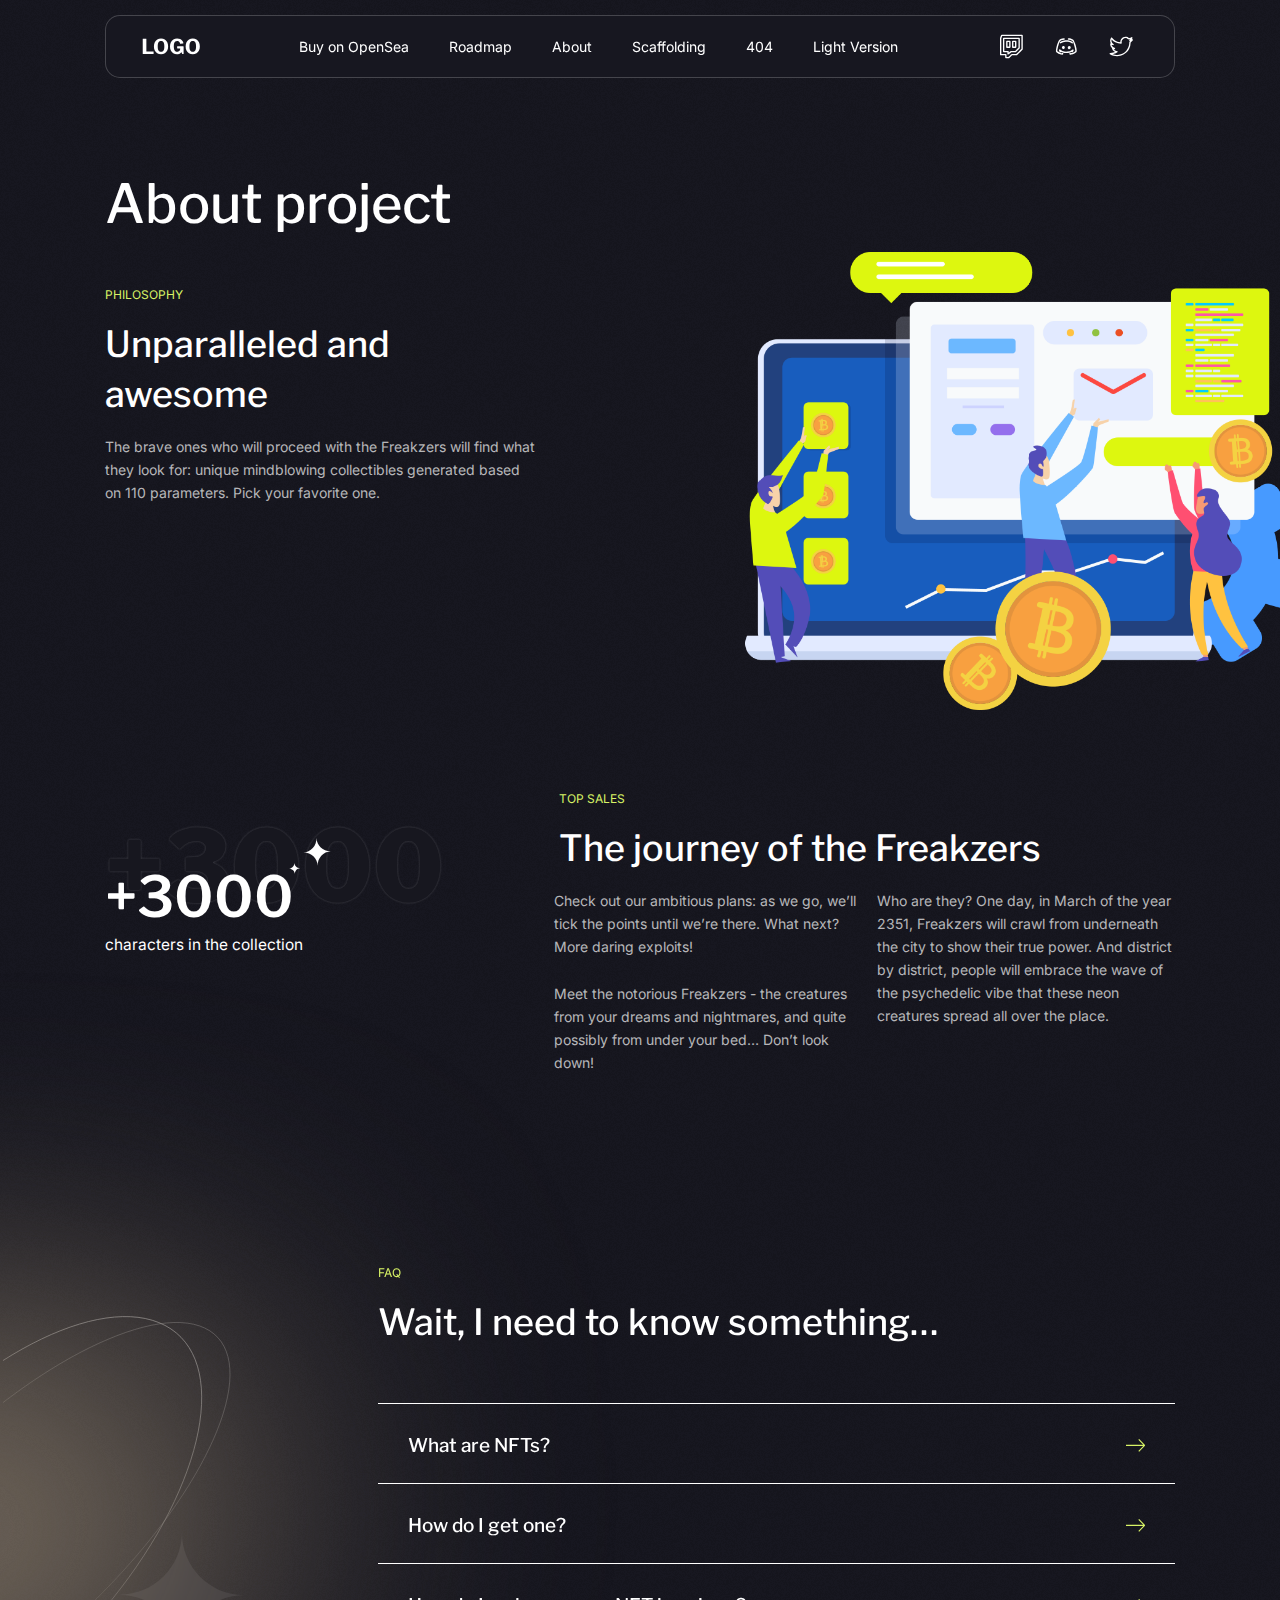
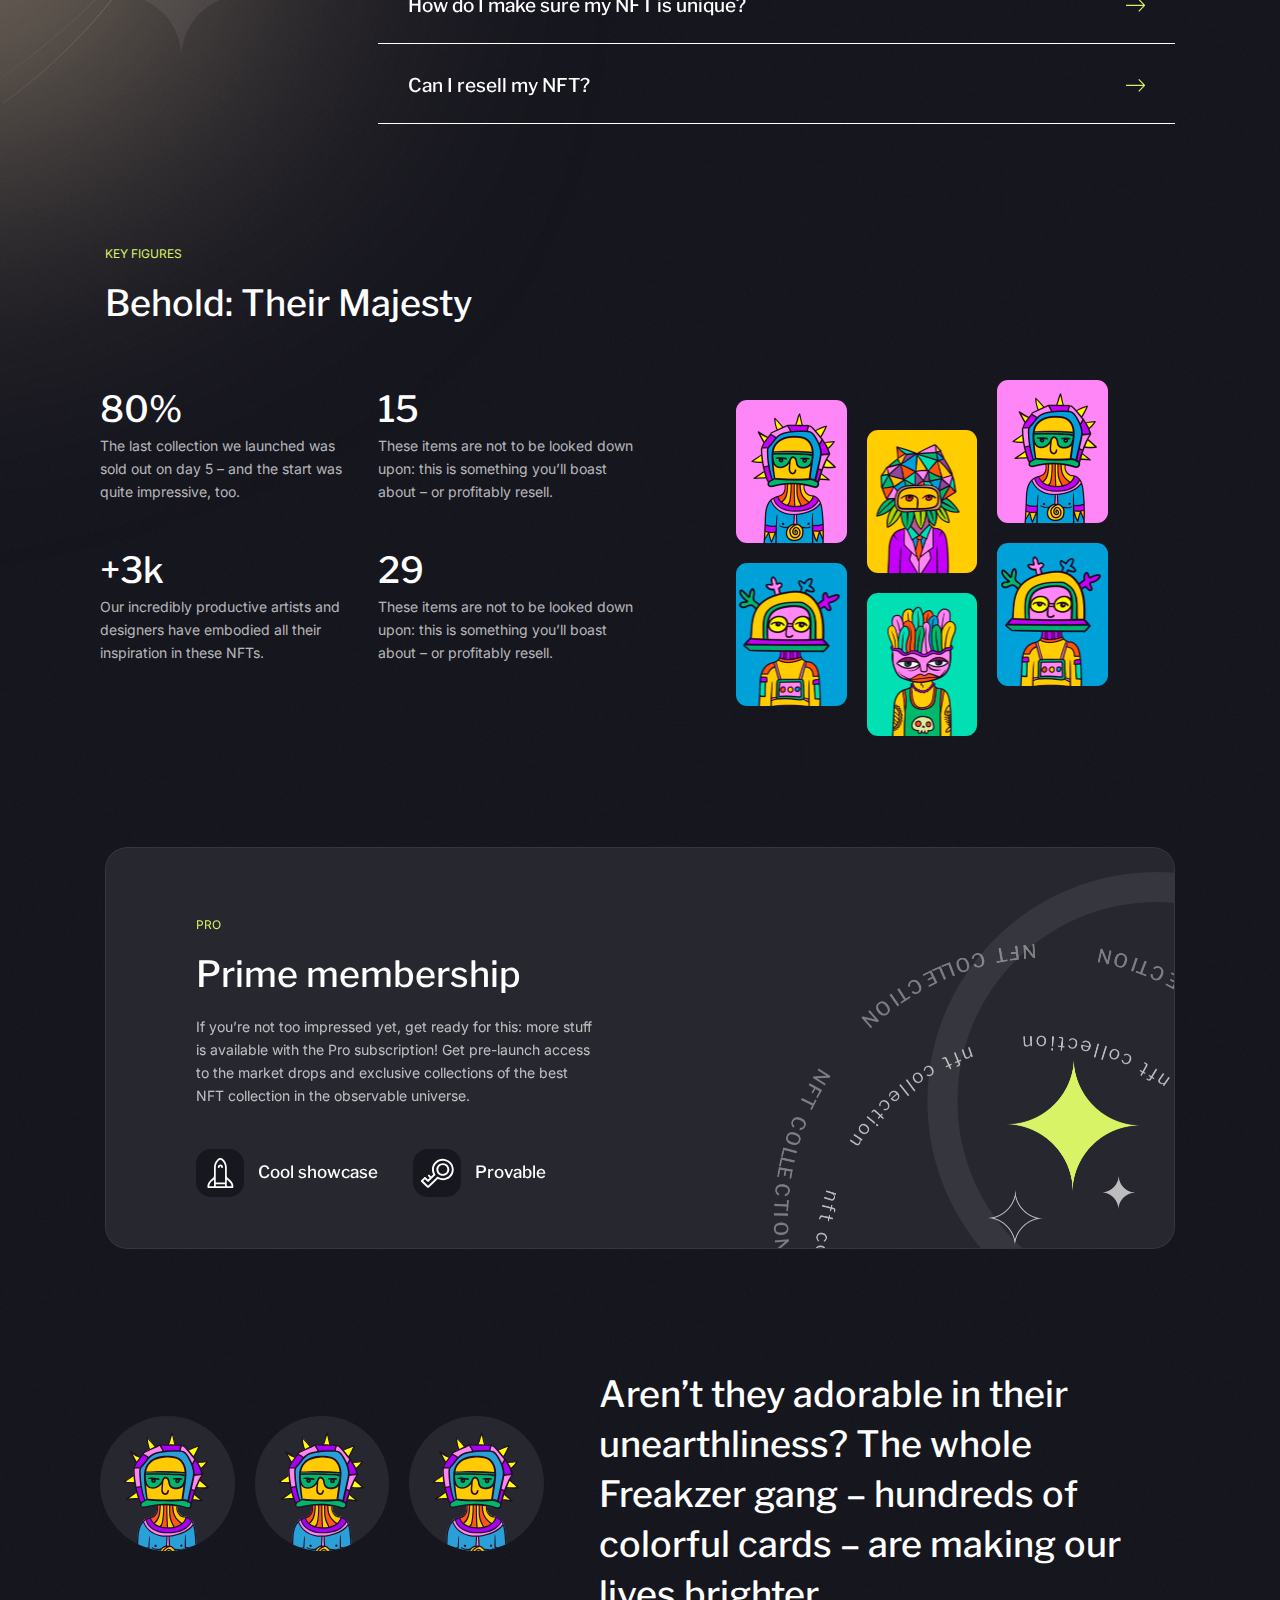
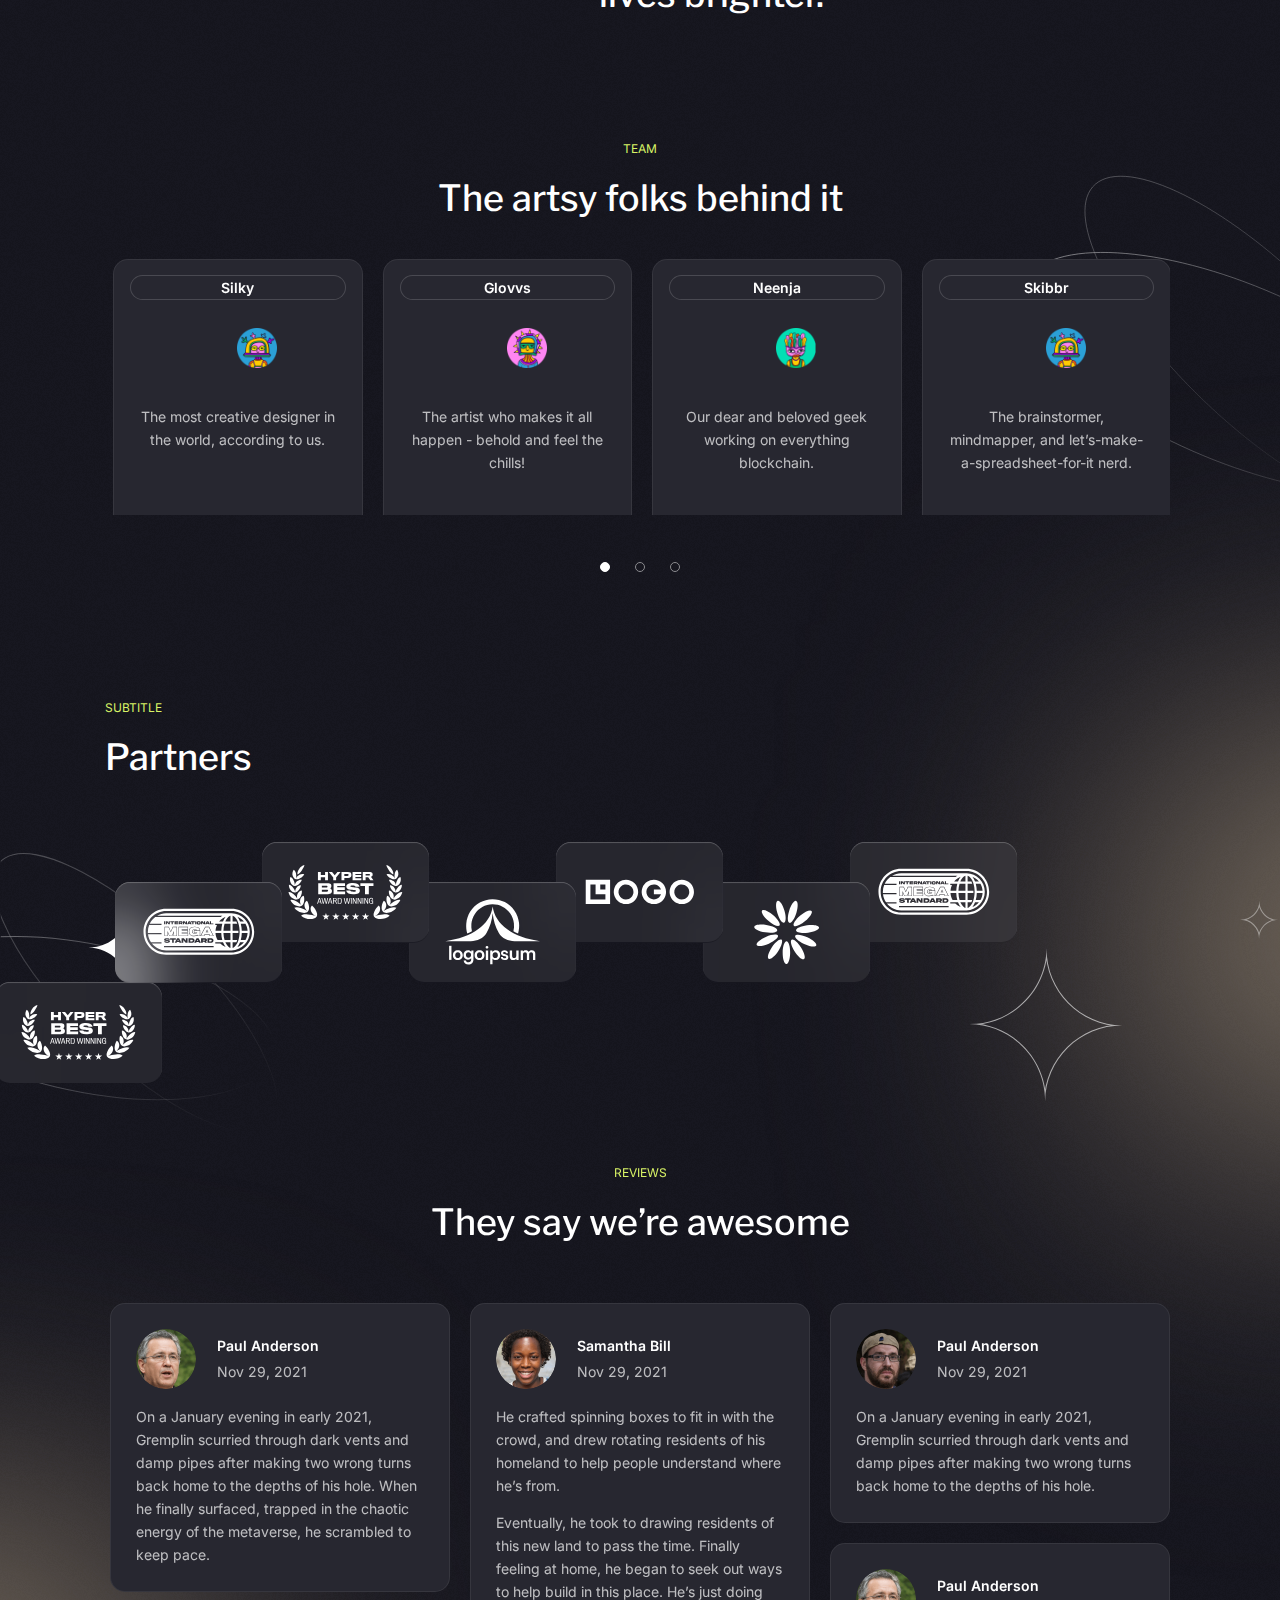
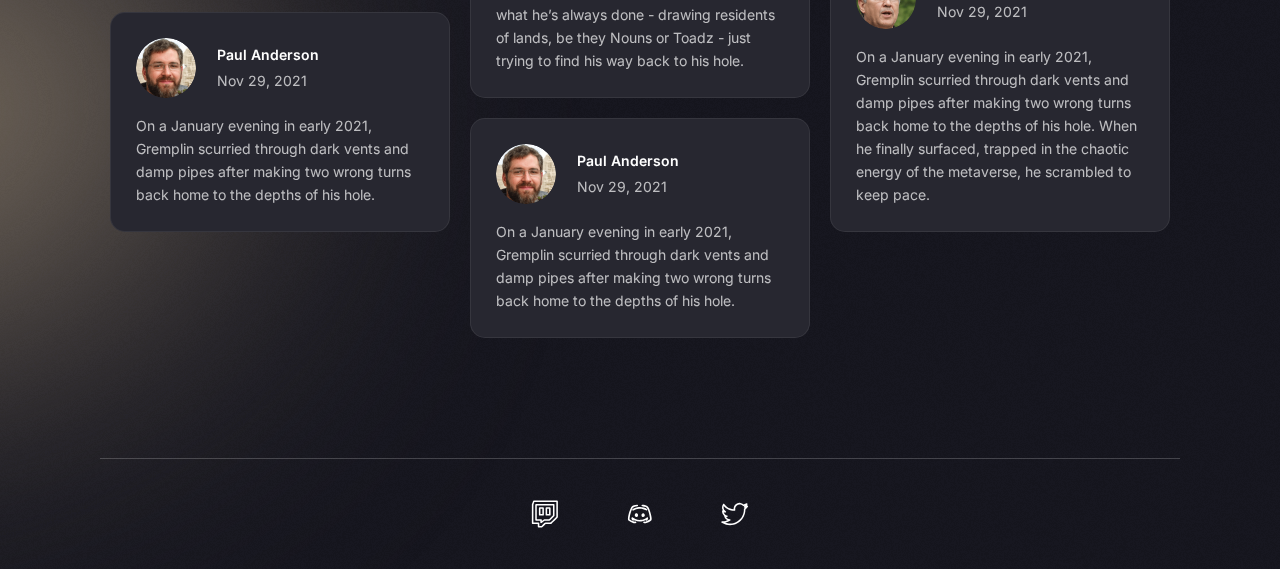
<file: about.html>
<!DOCTYPE html>
<html lang="en">
<head>
  <meta charset="UTF-8">
  <meta http-equiv="X-UA-Compatible" content="IE=edge">
  <meta name="viewport" content="width=device-width, initial-scale=1.0">
  <!-- Google Fonts -->
  <link rel="preconnect" href="https://fonts.googleapis.com">
  <link rel="preconnect" href="https://fonts.gstatic.com" crossorigin>
  <link href="https://fonts.googleapis.com/css2?family=Inter&family=Libre+Franklin:wght@500;600;800&display=swap" rel="stylesheet">
  <!-- CSS Styles  -->
  <!-- <link rel="stylesheet" href="css/vendor/bootstrap.min.css"> -->
  <link rel="stylesheet" href="css/vendor/bootstrap-grid.min.css">
  <!-- <link rel="stylesheet" href="css/vendor/bootstrap-reboot.min.css"> -->
  <link rel="stylesheet" href="css/vendor/animate.css">
  <link rel="stylesheet" href="css/vendor/owl.carousel.min.css">
  <link rel="stylesheet" href="css/vendor/owl.theme.default.min.css">
  <link rel="stylesheet" href="css/style.min.css">
  <link rel="icon" href="img/favicon-nft-dark.svg">
  <title>About</title>
</head>

<body class="about">
  <div class="container">
  <div class="row">
    <div class="col-12">
      <header class="header">
        <div class="header__wrapper">
          <a class="logo" href="./">
            <img src="img/icons/logo.svg" width="61" height="17" alt="logo" class="logo__img">
          </a>

          <nav class="main-nav">
            <ul class="main-nav__list">
              <li class="main-nav__item">
                <a href="./" class="main-nav__link">Buy on OpenSea</a>
              </li>
              <li class="main-nav__item">
                <a href="./#roadmap" class="main-nav__link">Roadmap</a>
              </li>
              <li class="main-nav__item">
                <a href="./about.html" class="main-nav__link">About</a>
              </li>
              <li class="main-nav__item">
                <a href="./scaffolding.html" class="main-nav__link">Scaffolding</a>
              </li>
              <li class="main-nav__item">
                <a href="./404.html" class="main-nav__link">404</a>
              </li>
              <li class="main-nav__item">
                <a href="./light/" class="main-nav__link">Light Version</a>
              </li>
            </ul>
          </nav>

          <ul class="social-icons">
            <li class="social-icons__item">
              <a href="#" class="social-icons__link">
                <svg width="35" height="35" viewBox="0 0 35 35" fill="none" xmlns="http://www.w3.org/2000/svg">
                  <path d="M17.9011 5.73242C21.2472 5.73242 24.5925 5.73242 27.9386 5.73242C28.5262 5.73242 28.7873 5.9943 28.7873 6.58352C28.7873 11.0602 28.7849 15.5368 28.7921 20.0135C28.7929 20.3264 28.6835 20.5628 28.4703 20.7744C27.1985 22.0398 25.929 23.3077 24.6595 24.5748C24.1749 25.0586 23.6863 25.5376 23.2112 26.0294C23.0084 26.2386 22.7737 26.3065 22.4943 26.3057C21.0907 26.3017 19.6871 26.3065 18.2835 26.3009C18.1118 26.3001 17.9913 26.3472 17.8667 26.4734C17.0428 27.3125 16.2084 28.142 15.3773 28.974C15.1809 29.1704 14.9533 29.2702 14.6643 29.2662C13.7661 29.255 12.8687 29.2622 11.9705 29.2622C11.4356 29.2622 11.1769 29.0027 11.1753 28.4638C11.1737 27.8251 11.1681 27.1863 11.1793 26.5484C11.1825 26.36 11.133 26.2985 10.9366 26.3001C9.57291 26.3081 8.20923 26.3049 6.84556 26.3041C6.24037 26.3041 6.00005 26.0622 6.00005 25.4554C6.00005 20.1005 5.99925 14.7456 6.00404 9.3915C6.00404 9.1903 6.03997 8.97953 6.10624 8.78951C6.39845 7.95598 6.70823 7.12883 7.01243 6.29929C7.16332 5.88651 7.38368 5.73242 7.8236 5.73242C11.1833 5.73242 14.5422 5.73242 17.9011 5.73242ZM27.4156 7.11366C27.3238 7.10887 27.2591 7.10249 27.1937 7.10249C20.9198 7.10169 14.646 7.10248 8.37211 7.09849C8.21961 7.09849 8.15175 7.14719 8.10145 7.28851C7.87949 7.91446 7.64316 8.53641 7.41881 9.16156C7.38368 9.25897 7.36292 9.36755 7.36292 9.47134C7.36053 14.554 7.36133 19.6374 7.35654 24.7201C7.35654 24.9109 7.42041 24.9516 7.59686 24.9508C8.98049 24.9444 10.3641 24.9468 11.7486 24.9476C12.2747 24.9476 12.5294 25.2031 12.531 25.7324C12.5326 26.3648 12.531 26.9963 12.5318 27.6286C12.5318 27.8945 12.5326 27.8945 12.7881 27.8953C13.2935 27.8961 13.7997 27.8897 14.305 27.8985C14.4567 27.9009 14.5693 27.8562 14.6739 27.7516C15.4284 26.9923 16.1973 26.2482 16.935 25.473C17.2767 25.1137 17.628 24.9221 18.1486 24.9356C19.4851 24.9716 20.8224 24.95 22.1597 24.9428C22.2651 24.942 22.3985 24.8973 22.4711 24.8255C23.1969 24.1133 23.913 23.3907 24.6324 22.6729C25.5027 21.8043 26.3729 20.9356 27.2472 20.0718C27.3693 19.9512 27.4188 19.8258 27.4188 19.6518C27.414 15.56 27.4148 11.469 27.4148 7.37713C27.4156 7.29729 27.4156 7.21746 27.4156 7.11366Z" fill="currentColor"/>
                  <path d="M17.3915 8.6883C19.9192 8.6883 22.4478 8.6883 24.9755 8.6883C25.5847 8.6883 25.8266 8.92782 25.8266 9.53221C25.8266 12.626 25.8258 15.719 25.8282 18.8129C25.8282 19.0907 25.766 19.327 25.5576 19.533C24.3815 20.6987 23.2095 21.8691 22.0446 23.046C21.8306 23.2624 21.5943 23.3462 21.2965 23.3438C20.0262 23.3366 18.7552 23.3366 17.4841 23.3462C17.3508 23.347 17.1951 23.3989 17.0873 23.4779C16.2729 24.0759 15.4681 24.6867 14.6594 25.2919C14.5747 25.3558 14.4877 25.4188 14.3951 25.4699C13.936 25.7198 13.4051 25.4212 13.3915 24.8983C13.3795 24.4528 13.3803 24.0065 13.3915 23.561C13.3963 23.3813 13.3316 23.3366 13.1608 23.3374C12.0294 23.3438 10.8989 23.3414 9.76754 23.3406C9.19589 23.3398 8.95557 23.0995 8.95557 22.5262C8.95557 18.1885 8.95557 13.8508 8.95557 9.51305C8.95557 8.94059 9.21026 8.6875 9.78511 8.6875C12.3224 8.6875 14.8566 8.6883 17.3915 8.6883ZM14.7496 23.5011C14.8318 23.4524 14.8725 23.4324 14.9085 23.4061C15.425 23.0196 15.948 22.6428 16.4526 22.2412C16.6865 22.0552 16.9316 21.9865 17.2238 21.9881C18.4741 21.9961 19.7252 21.9937 20.9763 21.9881C21.0674 21.9881 21.1863 21.9657 21.2462 21.9067C22.2809 20.8823 23.3069 19.85 24.3392 18.8232C24.443 18.7202 24.4773 18.6148 24.4773 18.4727C24.4741 15.7582 24.4749 13.0444 24.4749 10.3298C24.4749 10.052 24.4741 10.052 24.1867 10.052C19.6566 10.052 15.1256 10.052 10.5955 10.052C10.3137 10.052 10.3137 10.0528 10.3137 10.3346C10.3137 14.1198 10.3137 17.9051 10.3137 21.6911C10.3137 21.9921 10.3137 21.9921 10.6162 21.9921C11.7404 21.9921 12.8646 21.9945 13.9895 21.9905C14.2785 21.9897 14.5236 22.0719 14.6538 22.3402C14.7176 22.4719 14.7384 22.6316 14.748 22.7801C14.7608 23.0085 14.7496 23.2384 14.7496 23.5011Z" fill="currentColor"/>
                  <path d="M18.0218 15.2867C18.0218 14.3358 18.021 13.3849 18.0218 12.4332C18.0226 11.9063 18.2773 11.6524 18.8074 11.6516C19.7384 11.65 20.6693 11.65 21.601 11.6516C22.1432 11.6524 22.397 11.9063 22.397 12.446C22.3978 14.335 22.3978 16.2233 22.397 18.1123C22.397 18.6536 22.1296 18.9203 21.5875 18.9211C20.6765 18.9219 19.7655 18.9211 18.8537 18.9211C18.2693 18.9211 18.0218 18.6712 18.021 18.0795C18.0218 17.1486 18.0218 16.2177 18.0218 15.2867ZM21.0118 17.551C21.0206 17.4959 21.0262 17.4767 21.0262 17.4568C21.027 16.0276 21.0262 14.5985 21.031 13.1702C21.0318 13.0304 20.9679 13.0049 20.8489 13.0065C20.4434 13.0105 20.0378 13.0185 19.633 13.0033C19.4326 12.9961 19.3727 13.0544 19.3735 13.2588C19.3823 14.5618 19.3783 15.864 19.3783 17.167C19.3783 17.2532 19.3663 17.3426 19.3839 17.4248C19.3943 17.4727 19.4541 17.5446 19.4925 17.5454C19.9954 17.5542 20.4992 17.551 21.0118 17.551Z" fill="currentColor"/>
                  <path d="M16.5416 15.2889C16.5416 16.2262 16.5424 17.1643 16.5416 18.1016C16.5408 18.6637 16.2838 18.9192 15.7241 18.92C14.7995 18.92 13.875 18.9208 12.9512 18.92C12.4418 18.9192 12.1632 18.6406 12.1632 18.1272C12.1624 16.2254 12.1624 14.3228 12.1632 12.421C12.1632 11.9204 12.4275 11.6521 12.9257 11.6505C13.8766 11.6474 14.8275 11.6481 15.7784 11.6505C16.2822 11.6521 16.5392 11.9108 16.5408 12.4154C16.5432 13.3735 16.5416 14.3308 16.5416 15.2889ZM15.1644 17.5508C15.1724 17.4893 15.1828 17.4509 15.1828 17.4134C15.1836 16.0042 15.182 14.5943 15.186 13.1851C15.1868 13.0414 15.1301 13.003 14.9975 13.0054C14.5919 13.011 14.1864 13.0182 13.7808 13.003C13.5764 12.9951 13.5237 13.0613 13.5245 13.2617C13.5333 14.5448 13.5293 15.8278 13.5293 17.1116C13.5293 17.5523 13.5293 17.5523 13.966 17.5523C14.3628 17.5508 14.7604 17.5508 15.1644 17.5508Z" fill="currentColor"/>
                </svg>
              </a>
            </li>
            <li class="social-icons__item">
              <a href="#" class="social-icons__link">
                <svg width="35" height="35" viewBox="0 0 35 35" fill="none" xmlns="http://www.w3.org/2000/svg">
                  <path d="M6.9331 21.6911C6.93549 20.567 7.14228 19.4684 7.40256 18.3817C7.6301 17.4324 7.88719 16.4895 8.17222 15.5554C8.57462 14.2388 9.04807 12.9486 9.68839 11.7247C10.0908 10.955 10.7415 10.4704 11.5032 10.1151C12.6369 9.58573 13.8417 9.37175 15.0832 9.3478C15.5104 9.33982 15.8281 9.65918 15.8305 10.0664C15.8329 10.464 15.5263 10.7729 15.1096 10.7913C14.1539 10.8336 13.2213 10.9765 12.3255 11.3374C11.5024 11.6688 10.9108 12.2268 10.5938 13.0532C10.2489 13.9514 9.90157 14.8512 9.60456 15.7662C9.12392 17.2464 8.76942 18.7618 8.50036 20.2947C8.40775 20.8233 8.3814 21.3638 8.32552 21.8987C8.30875 22.0584 8.37502 22.1805 8.50436 22.2732C9.686 23.1203 10.9515 23.7957 12.3726 24.1446C12.7103 24.2276 13.0489 24.234 13.3906 24.1007C13.761 23.9562 14.1571 24.1502 14.296 24.5023C14.4461 24.8823 14.2824 25.2759 13.9064 25.4484C13.2509 25.7478 12.5778 25.6839 11.9127 25.5171C10.2281 25.0947 8.74308 24.27 7.37462 23.2201C7.03689 22.9606 6.96503 22.5813 6.93389 22.1901C6.92272 22.0241 6.9331 21.8572 6.9331 21.6911Z" fill="currentColor"/>
                  <path d="M27.7269 21.6898C27.6869 22.0115 27.6766 22.3413 27.5959 22.6535C27.5464 22.8467 27.4291 23.0622 27.2758 23.1828C25.8386 24.3102 24.2642 25.1788 22.4622 25.5676C21.8793 25.6938 21.2885 25.7106 20.7217 25.4495C20.3544 25.2802 20.1803 24.9082 20.3089 24.5265C20.4239 24.1848 20.8239 23.9525 21.1808 24.0874C21.7061 24.2862 22.2083 24.188 22.7025 24.0291C23.8682 23.6547 24.942 23.0934 25.9512 22.4004C26.2267 22.2112 26.3512 21.9996 26.2969 21.673C26.1364 20.711 26.0191 19.7393 25.8115 18.7868C25.58 17.7241 25.2877 16.6726 24.9835 15.6275C24.7089 14.6838 24.3752 13.76 23.9496 12.869C23.6494 12.2415 23.2111 11.772 22.5867 11.4742C21.8035 11.0998 20.9724 10.9081 20.1125 10.8299C19.9137 10.8115 19.7149 10.802 19.5153 10.7908C19.0969 10.7676 18.7791 10.4419 18.7903 10.0459C18.8015 9.65625 19.1273 9.3345 19.5392 9.34807C21.0618 9.39677 22.5221 9.68499 23.8322 10.5169C24.3624 10.8539 24.7616 11.3129 25.0163 11.8846C25.3644 12.667 25.7205 13.4479 26.0175 14.2495C26.5332 15.6459 26.942 17.0774 27.2638 18.5321C27.4905 19.5708 27.6877 20.6159 27.7269 21.6898Z" fill="currentColor"/>
                  <path d="M12.1016 22.8904C11.7822 23.2897 11.4245 23.4078 11.0852 23.2106C10.9399 23.1268 10.8162 22.9942 10.7036 22.8657C10.2764 22.3747 10.0329 21.8014 9.96984 21.1539C9.9427 20.8729 10.0992 20.5886 10.3507 20.4625C10.6565 20.31 10.9447 20.3515 11.2082 20.5631C11.902 21.1204 12.6613 21.5675 13.4804 21.9124C15.0469 22.5727 16.6828 22.7587 18.3651 22.611C20.0377 22.4641 21.5587 21.8964 22.9359 20.9415C23.1052 20.8242 23.2657 20.6948 23.4301 20.5703C23.7215 20.3499 24.0457 20.3156 24.322 20.4912C24.6094 20.6741 24.6788 20.9463 24.6365 21.2713C24.5415 21.9922 24.2261 22.5958 23.7016 23.0948C23.3926 23.3886 22.9 23.3687 22.6477 23.0302C22.5471 22.8952 22.4689 22.9 22.3371 22.9671C21.1587 23.5731 19.9052 23.9388 18.5894 24.0593C16.6692 24.2358 14.7906 24.0569 12.9974 23.2904C12.6972 23.1627 12.4034 23.0254 12.1016 22.8904Z" fill="currentColor"/>
                  <path d="M23.1763 14.4983C23.031 14.44 22.8737 14.4017 22.7427 14.321C20.8625 13.1609 18.817 12.6883 16.6238 12.8671C14.9104 13.0069 13.304 13.5091 11.811 14.3673C11.4533 14.5733 11.0038 14.4599 10.8018 14.1134C10.6022 13.7717 10.7092 13.3302 11.0621 13.1226C12.3475 12.3681 13.7328 11.8795 15.1922 11.5993C17.0725 11.2376 18.9359 11.2959 20.7755 11.846C21.7607 12.1406 22.6892 12.5661 23.5595 13.1162C23.8749 13.3158 23.9962 13.6288 23.8956 13.9546C23.7966 14.2707 23.5268 14.4655 23.1763 14.4983Z" fill="currentColor"/>
                  <path d="M20.26 20.174C19.8105 20.1708 19.4576 19.972 19.1742 19.6342C18.676 19.0386 18.6616 18.0766 19.1391 17.465C19.7874 16.6346 20.9331 16.7097 21.4744 17.6183C21.8856 18.3081 21.7674 19.2247 21.195 19.7875C20.9554 20.0231 20.597 20.1708 20.26 20.174Z" fill="currentColor"/>
                  <path d="M14.4315 20.1821C13.7888 20.1454 13.3824 19.8548 13.1118 19.3582C12.7078 18.618 12.9281 17.6097 13.594 17.1386C14.1209 16.7665 14.8076 16.8057 15.2826 17.2416C16.1728 18.0576 15.9429 19.648 14.8491 20.0759C14.6982 20.135 14.5321 20.1574 14.4315 20.1821Z" fill="currentColor"/>
                </svg>
              </a>
            </li>
            <li class="social-icons__item">
              <a href="#" class="social-icons__link">
                <svg width="35" height="35" viewBox="0 0 35 35" fill="none" xmlns="http://www.w3.org/2000/svg">
                  <path d="M10.9466 22.9702C10.6105 22.7602 10.2592 22.571 9.94141 22.3355C9.02485 21.6576 8.40529 20.7642 8.08592 19.668C8.05479 19.5626 8.02924 19.4357 8.05878 19.3359C8.11068 19.157 8.04441 19.0692 7.91586 18.9542C6.72544 17.8851 6.13223 16.5462 6.15538 14.9438C6.16097 14.5454 6.41487 14.337 6.82206 14.2668C6.78932 14.1933 6.76616 14.1359 6.73902 14.08C5.87914 12.3219 5.95259 10.6029 6.95938 8.92626C7.21407 8.50231 7.78892 8.46559 8.08832 8.8584C8.80689 9.80132 9.63961 10.6269 10.6065 11.3119C11.4624 11.9187 12.3877 12.3945 13.3801 12.7386C14.2576 13.0428 15.1574 13.24 16.0827 13.3159C16.1418 13.3207 16.2025 13.3199 16.2616 13.3191C16.2728 13.3191 16.2847 13.3079 16.2959 13.3023C16.3175 12.9726 16.3159 12.6388 16.3654 12.3139C16.6392 10.5127 17.5901 9.18335 19.1997 8.33704C20.157 7.83325 21.1869 7.66239 22.256 7.8077C23.2085 7.93704 24.0812 8.28834 24.8261 8.9063C25.0376 9.08195 25.2213 9.14263 25.4784 9.02766C26.1378 8.73225 26.8093 8.46239 27.4672 8.16378C27.9255 7.9562 28.4197 8.18854 28.4772 8.67476C28.4923 8.80091 28.4596 8.93983 28.4221 9.06359C28.3622 9.25999 28.2855 9.45241 28.2041 9.64163C28.1259 9.82287 28.0324 9.99772 27.9279 10.2117C28.0141 10.1869 28.0724 10.1702 28.1306 10.155C28.4165 10.08 28.6983 10.183 28.8668 10.4233C29.0392 10.6692 29.048 10.9319 28.8676 11.1842C28.3015 11.9794 27.6293 12.678 26.8788 13.2991C26.7063 13.4412 26.6249 13.5849 26.6225 13.8157C26.6001 15.9674 26.0883 18.0001 25.0967 19.9083C24.3853 21.2768 23.46 22.4872 22.335 23.5418C20.5969 25.1714 18.5714 26.282 16.2552 26.8456C14.0771 27.3758 11.8919 27.3654 9.71706 26.8273C8.347 26.4887 7.05678 25.9466 5.85838 25.1953C5.54061 24.9965 5.40967 24.7115 5.4983 24.4097C5.5941 24.0832 5.86317 23.8899 6.24081 23.8979C7.26357 23.9203 8.27595 23.8373 9.26437 23.5674C9.83842 23.4109 10.4013 23.2137 10.969 23.0349C10.9618 23.0133 10.9538 22.9917 10.9466 22.9702ZM8.75419 25.0955C8.86437 25.1395 8.92345 25.1706 8.98653 25.1866C9.66198 25.3582 10.331 25.5618 11.0145 25.6895C12.949 26.052 14.858 25.8884 16.7262 25.2951C18.9123 24.6005 20.7614 23.375 22.2664 21.6456C23.6612 20.0448 24.5762 18.1957 25.0145 16.1175C25.2109 15.1849 25.2971 14.2372 25.2676 13.2824C25.2588 12.9869 25.3594 12.7586 25.6077 12.5838C25.8145 12.4384 25.9997 12.2628 26.1945 12.0999C26.0476 12.0432 25.9207 12.0488 25.8001 12.0233C25.6803 11.9977 25.5486 11.9666 25.4536 11.8955C25.0592 11.6001 25.0808 11.0676 25.4847 10.781C25.6923 10.6332 25.8951 10.4776 26.0995 10.3251C26.0891 10.3075 26.0788 10.2899 26.0684 10.2732C26.0133 10.2867 25.9574 10.2987 25.9023 10.3147C25.654 10.3865 25.4073 10.4656 25.1566 10.5319C24.8676 10.6077 24.6121 10.5646 24.3925 10.3323C24.0229 9.94183 23.5925 9.62646 23.0903 9.43165C21.658 8.87516 20.3031 9.03724 19.1135 10.0113C17.9183 10.9893 17.4823 12.2867 17.7546 13.8109C17.8552 14.373 17.5638 14.7426 16.9969 14.7331C14.969 14.6979 13.0488 14.2348 11.2508 13.2863C9.95659 12.6037 8.81406 11.7255 7.82085 10.6508C7.78891 10.6165 7.7474 10.5901 7.68992 10.5446C7.48872 11.2057 7.46078 11.846 7.5997 12.484C7.84002 13.5897 8.47315 14.4185 9.44081 14.9989C9.74421 15.181 9.85998 15.482 9.76497 15.8005C9.67715 16.0951 9.40409 16.2947 9.05997 16.2668C8.65758 16.2332 8.25838 16.1638 7.85758 16.1087C7.7977 16.1007 7.73782 16.0879 7.65558 16.0736C7.67235 16.1478 7.67554 16.1877 7.69071 16.2229C7.77614 16.4313 7.8472 16.6492 7.95499 16.8456C8.52505 17.8828 9.38652 18.5358 10.5506 18.7826C10.9738 18.872 11.1901 19.1323 11.1734 19.5107C11.1574 19.8692 10.8923 20.1167 10.4708 20.1662C10.2688 20.1893 10.0668 20.2085 9.83363 20.2333C9.8999 20.337 9.94461 20.4241 10.0045 20.4991C10.7678 21.466 11.765 21.969 12.9969 22.0065C13.3131 22.0161 13.5678 22.2013 13.646 22.472C13.7362 22.7834 13.6452 23.0732 13.3841 23.2448C12.3662 23.9131 11.2684 24.4137 10.1003 24.7538C9.67075 24.8784 9.23642 24.9742 8.75419 25.0955Z" fill="currentColor"/>
                </svg>
              </a>
            </li>
          </ul>

          <button class="mobile-menu__btn open" type="button" aria-label="Open Menu"></button>

        </div>
      </header>
    </div>
  </div>
</div>



  <main>

    <section class="main-about">
      <div class="container">
        <div class="row">
          <div class="col-12 col-lg-5">
            <div class="main-about__text-block">
              <h1 class="nft-h1">About project </h1>
              <h4 class="nft-h4">PHILOSOPHY</h4>
              <h2 class="nft-h2">Unparalleled and awesome</h2>
              <div class="main-about__desc">
                <p>
                  The brave ones who will proceed with the Freakzers will find what they look for: unique mindblowing collectibles generated based on 110 parameters. Pick your favorite one.
                </p>
              </div>
            </div>
          </div>
          <div class="col-12 col-lg-7">
            <img class="main-about__img d-block" src="img/about/img-main-about.png" alt="main-about-image">
          </div>
        </div>
      </div>
    </section>

    <section class="freakzers">
      <div class="container">
        <div class="row">
          <div class="col-12 col-lg-5 order-1 order-lg-0">
            <div class="freakzers__number">
              +3000
              <span>
                +3000
              </span>
            </div>
            <div class="freakzers__number-text">
              characters in the collection
            </div>
          </div>
          <div class="col-12 col-lg-7  order-0 order-lg-1">
            <h2 class="nft-h4">TOP SALES</h2>
            <h3 class="nft-h2">The journey of the Freakzers</h3>
            <div class="row">
              <div class="col-12 col-xl-6">
                <div class="freakzers__desc">
                  <p>
                    Check out our ambitious plans: as we go, we’ll tick the points until we’re there. What next? More daring exploits!
                  </p>
                  <p>
                    Meet the notorious Freakzers - the creatures from your dreams and nightmares, and quite possibly from under your bed… Don’t look down!
                  </p>
                </div>
              </div>
              <div class="col-12 col-xl-6">
                <div class="freakzers__desc">
                  <p>
                    Who are they? One day, in March of the year 2351, Freakzers will crawl from underneath the city to show their true power. And district by district, people will embrace the wave of the psychedelic vibe that these neon creatures spread all over the place.
                  </p>
                </div>
              </div>
            </div>
          </div>
        </div>
      </div>
    </section>

    <section class="faq faq-about">
      <div class="container">
        <div class="row justify-content-end">
          <div class="col-12 col-lg-9">
            <h2 class="faq__title nft-h4 wow animate__animated animate__fadeInDown ">FAQ</h2>
            <h3 class="faq__subtitle nft-h2 wow animate__animated animate__fadeInUp">Wait, I need to know something…</h3>
          </div>
          <div class="col-12 col-lg-9">
            <div class="faq__list-item wow animate__animated animate__fadeInUp">
              <div class="faq__list-item-title">
                What are NFTs?
                <svg width="19" height="13" viewBox="0 0 19 13" fill="none" xmlns="http://www.w3.org/2000/svg">
                  <path fill-rule="evenodd" clip-rule="evenodd" d="M13.1667 12.7273L19 6.78384V5.94344L13.1667 0L12.3418 0.840402L17.1788 5.76989H0V6.95857H17.18L12.3407 11.8869L13.1655 12.7273H13.1667Z" fill="currentColor"/>
                </svg>
              </div>
              <div class="faq__list-item-desc">
                <p>Check out our ambitious plans: as we go, we’ll tick the points until we’re there. What next? More daring exploits!</p>
                <p>Check out our ambitious plans: as we go, we’ll tick the points until we’re there. What next? More daring exploits!</p>
              </div>
            </div>
            <div class="faq__list-item wow animate__animated animate__fadeInUp">
              <div class="faq__list-item-title">
                How do I get one?
                <svg width="19" height="13" viewBox="0 0 19 13" fill="none" xmlns="http://www.w3.org/2000/svg">
                  <path fill-rule="evenodd" clip-rule="evenodd" d="M13.1667 12.7273L19 6.78384V5.94344L13.1667 0L12.3418 0.840402L17.1788 5.76989H0V6.95857H17.18L12.3407 11.8869L13.1655 12.7273H13.1667Z" fill="currentColor"/>
                </svg>
              </div>
              <div class="faq__list-item-desc">
                <p>Check out our ambitious plans: as we go, we’ll tick the points until we’re there. What next? More daring exploits!</p>
                <p>Check out our ambitious plans: as we go, we’ll tick the points until we’re there. What next? More daring exploits!</p>
              </div>
            </div>
            <div class="faq__list-item wow animate__animated animate__fadeInUp">
              <div class="faq__list-item-title">
                How do I make sure my NFT is unique?
                <svg width="19" height="13" viewBox="0 0 19 13" fill="none" xmlns="http://www.w3.org/2000/svg">
                  <path fill-rule="evenodd" clip-rule="evenodd" d="M13.1667 12.7273L19 6.78384V5.94344L13.1667 0L12.3418 0.840402L17.1788 5.76989H0V6.95857H17.18L12.3407 11.8869L13.1655 12.7273H13.1667Z" fill="currentColor"/>
                </svg>
              </div>
              <div class="faq__list-item-desc">
                <p>Check out our ambitious plans: as we go, we’ll tick the points until we’re there. What next? More daring exploits!</p>
                <p>Check out our ambitious plans: as we go, we’ll tick the points until we’re there. What next? More daring exploits!</p>
              </div>
            </div>
            <div class="faq__list-item wow animate__animated animate__fadeInUp">
              <div class="faq__list-item-title">
                Can I resell my NFT?
                <svg width="19" height="13" viewBox="0 0 19 13" fill="none" xmlns="http://www.w3.org/2000/svg">
                  <path fill-rule="evenodd" clip-rule="evenodd" d="M13.1667 12.7273L19 6.78384V5.94344L13.1667 0L12.3418 0.840402L17.1788 5.76989H0V6.95857H17.18L12.3407 11.8869L13.1655 12.7273H13.1667Z" fill="currentColor"/>
                </svg>
              </div>
              <div class="faq__list-item-desc">
                <p>Check out our ambitious plans: as we go, we’ll tick the points until we’re there. What next? More daring exploits!</p>
                <p>Check out our ambitious plans: as we go, we’ll tick the points until we’re there. What next? More daring exploits!</p>
              </div>
            </div>
          </div>
        </div>
      </div>
    </section>

    <section class="key-figures-about">
      <div class="container">
        <div class="row justify-content-xl-between">
          <div class="col-12 col-xl-6">
            <h2 class="pro__title nft-h4 wow animate__animated animate__fadeInDown ">KEY FIGURES</h2>
            <h3 class="pro__subtitle nft-h2 wow animate__animated animate__fadeInUp">Behold: Their Majesty</h3>
            <div class="row">
              <div class="col-12 col-lg-6">
                <div class="key-figures-about__text-box">
                  <div class="key-figures-about__text-box-number nft-h2">
                    80%
                  </div>
                  <div class="key-figures-about__text-box-desc">
                    The last collection we launched was sold out on day 5 – and the start was quite impressive, too.
                  </div>
                </div>
              </div>
              <div class="col-12 col-lg-6">
                <div class="key-figures-about__text-box">
                  <div class="key-figures-about__text-box-number nft-h2">
                    15
                  </div>
                  <div class="key-figures-about__text-box-desc">
                    These items are not to be looked down upon: this is something you’ll boast about – or profitably resell.
                  </div>
                </div>
              </div>
              <div class="col-12 col-lg-6">
                <div class="key-figures-about__text-box">
                  <div class="key-figures-about__text-box-number nft-h2">
                    +3k
                  </div>
                  <div class="key-figures-about__text-box-desc">
                    Our incredibly productive artists and designers have embodied all their inspiration in these NFTs.
                  </div>
                </div>
              </div>
              <div class="col-12 col-lg-6">
                <div class="key-figures-about__text-box">
                  <div class="key-figures-about__text-box-number nft-h2">
                    29
                  </div>
                  <div class="key-figures-about__text-box-desc">
                    These items are not to be looked down upon: this is something you’ll boast about – or profitably resell.
                  </div>
                </div>
              </div>
            </div>
          </div>
          <div class="col-12 col-xl-5 align-self-xl-end">
            <div class="row key-figures-about__cards p-relative">
              <div class="col-6 col-sm-4">
                <div class="key-figures-about__card">
                  <img class="key-figures-about__card-img" src="img/homepage/2.jpg" alt="nft-1">
                </div>
              </div>
              <div class="col-6 col-sm-4">
                <div class="key-figures-about__card">
                  <img class="key-figures-about__card-img" src="img/homepage/4.jpg" alt="nft-2">
                </div>
              </div>
              <div class="col-6 col-sm-4">
                <div class="key-figures-about__card">
                  <img class="key-figures-about__card-img" src="img/homepage/2.jpg" alt="nft-3">
                </div>
              </div>
              <div class="col-6 col-sm-4">
                <div class="key-figures-about__card">
                  <img class="key-figures-about__card-img" src="img/homepage/3.jpg" alt="nft-4">
                </div>
              </div>
              <div class="col-6 col-sm-4">
                <div class="key-figures-about__card">
                  <img class="key-figures-about__card-img" src="img/homepage/1.jpg" alt="nft-5">
                </div>
              </div>
              <div class="col-6 col-sm-4">
                <div class="key-figures-about__card">
                  <img class="key-figures-about__card-img" src="img/homepage/3.jpg" alt="nft-6">
                </div>
              </div>
            </div>
          </div>
        </div>
      </div>
    </section>

    <section class="pro pro-about">
      <div class="container">
        <div class="row">
          <div class="col-12">
            <div class="pro__box d-flex flex-wrap">
              <div class="col-12 col-md-7">
                <div class="pro__text-block">
                  <h2 class="pro__title nft-h4 wow animate__animated animate__fadeInDown ">PRO</h2>
                  <h3 class="pro__subtitle nft-h2 wow animate__animated animate__fadeInUp">Prime membership</h3>
                  <p class="pro__desc wow animate__animated animate__fadeInUp">
                    If you’re not too impressed yet, get ready for this: more stuff is available with the Pro subscription! Get pre-launch access to the market drops and exclusive collections of the best NFT collection in the observable universe.
                  </p>
                  <ul class="pro-about__lists">
                    <li class="pro-about__lists-item">
                      <span class="pro-about__wrapper-icon"><img class="pro-about__icon d-block" src="img/icons/icon-rocket.svg" alt="rocket"></span><span class="nft-h3">Cool showcase</span>
                    </li>
                    <li class="pro-about__lists-item">
                      <span class="pro-about__wrapper-icon"><img class="pro-about__icon d-block" src="img/icons/icon-key.svg" alt="key"></span><span class="nft-h3">Provable</span>
                    </li>
                  </ul>
                </div>
              </div>
              <div class="col-12 col-md-5 d-flex justify-content-end align-items-end pe-0">
                <img class="pro__img d-block" src="img/about/img-pro-about.png" alt="pro">
              </div>
            </div>
          </div>
        </div>
      </div>
    </section>

    <section class="text-about">
      <div class="container">
        <div class="row align-items-xl-center">
          <div class="col-12 col-xl-5">
            <div class="row">
              <div class="col-4">
                <div class="text-about__wrapper-avatar">
                  <img src="img/about/avatar.svg" alt="avatar-1">
                </div>
              </div>
              <div class="col-4">
                <div class="text-about__wrapper-avatar">
                  <img src="img/about/avatar.svg" alt="avatar-2">
                </div>
              </div>
              <div class="col-4">
                <div class="text-about__wrapper-avatar">
                  <img src="img/about/avatar.svg" alt="avatar-3">
                </div>
              </div>
            </div>
          </div>
          <div class="col-12 col-xl-7">
            <h2 class="text-about__desc nft-h2">
              Aren’t they adorable in their unearthliness? The whole Freakzer gang – hundreds of colorful cards – are making our lives brighter.
            </h2>
          </div>
        </div>
      </div>
    </section>

    <section class="team">
      <div class="container">
        <div class="row">
          <div class="col-12">
            <h2 class="team__title nft-h4 wow animate__animated animate__fadeInDown ">TEAM</h2>
            <h3 class="team__subtitle nft-h2 wow animate__animated animate__fadeInUp">The artsy folks behind it</h3>
          </div>
        </div>
        <div class="team-carousel owl-carousel owl-theme">
          <div class="team__card">
            <div class="team__card-nickname">
              Silky
            </div>
            <img class="team__card-avatar" src="img/homepage/avatar-1.png" alt="team-avatar-1">
            <div class="team__card-desc">
              <p>
                The most creative designer in the world, according to us.
              </p>
            </div>
          </div>

          <div class="team__card">
            <div class="team__card-nickname">
              Glovvs
            </div>
            <img class="team__card-avatar" src="img/homepage/avatar-2.png" alt="team-avatar-2">
            <div class="team__card-desc">
              <p>
                The artist who makes it all happen - behold and feel the chills!
              </p>
            </div>
          </div>

          <div class="team__card">
            <div class="team__card-nickname">
              Neenja
            </div>
            <img class="team__card-avatar" src="img/homepage/avatar-3.png" alt="team-avatar-3">
            <div class="team__card-desc">
              <p>
                Our dear and beloved geek working on everything blockchain.
              </p>
            </div>
          </div>

          <div class="team__card">
            <div class="team__card-nickname">
              Skibbr
            </div>
            <img class="team__card-avatar" src="img/homepage/avatar-4.png" alt="team-avatar-4">
            <div class="team__card-desc">
               <p>
                The brainstormer, mindmapper, and let’s-make-a-spreadsheet-for-it nerd.
              </p>
            </div>
          </div>

          <div class="team__card">
            <div class="team__card-nickname">
              Neenja
            </div>
            <img class="team__card-avatar" src="img/homepage/avatar-3.png" alt="team-avatar-3">
            <div class="team__card-desc">
              <p>
                Our dear and beloved geek working on everything blockchain.
              </p>
            </div>
          </div>

          <div class="team__card">
            <div class="team__card-nickname">
              Skibbr
            </div>
            <img class="team__card-avatar" src="img/homepage/avatar-4.png" alt="team-avatar-4">
            <div class="team__card-desc">
              <p>
                The brainstormer, mindmapper, and let’s-make-a-spreadsheet-for-it nerd.
              </p>
            </div>
          </div>

          <div class="team__card">
            <div class="team__card-nickname">
              Neenja
            </div>
            <img class="team__card-avatar" src="img/homepage/avatar-3.png" alt="team-avatar-3">
            <div class="team__card-desc">
              <p>
                Our dear and beloved geek working on everything blockchain.
              </p>
            </div>
          </div>

          <div class="team__card">
            <div class="team__card-nickname">
              Skibbr
            </div>
            <img class="team__card-avatar" src="img/homepage/avatar-4.png" alt="team-avatar-4">
            <div class="team__card-desc">
              <p>
                The brainstormer, mindmapper, and let’s-make-a-spreadsheet-for-it nerd.
              </p>
            </div>
          </div>

          <div class="team__card">
            <div class="team__card-nickname">
              Glovvs
            </div>
            <img class="team__card-avatar" src="img/homepage/avatar-2.png" alt="team-avatar-2">
            <div class="team__card-desc">
              <p>
                The artist who makes it all happen - behold and feel the chills!
              </p>
            </div>
          </div>

        </div>
      </div>
    </section>

    <section class="partners-about">
      <div class="container">
        <div class="row">
          <div class="col-12">
            <h2 class="partners-about__title nft-h4 wow animate__animated animate__fadeInDown ">Subtitle</h2>
            <h3 class="partners-about__subtitle nft-h2 wow animate__animated animate__fadeInUp">Partners</h3>
          </div>
        </div>
        <div class="row partners-about__cards">
          <div class="partners-about__card">
            <img class="partners-about__card-img" src="img/about/partners-1.svg" alt="partners-1">
          </div>
          <div class="partners-about__card">
            <img class="partners-about__card-img" src="img/about/partners-2.svg" alt="partners-2">
          </div>
          <div class="partners-about__card">
            <img class="partners-about__card-img" src="img/about/partners-3.svg" alt="partners-3">
          </div>
          <div class="partners-about__card">
            <img class="partners-about__card-img" src="img/about/partners-4.svg" alt="partners-4">
          </div>
          <div class="partners-about__card">
            <img class="partners-about__card-img" src="img/about/partners-5.svg" alt="partners-5">
          </div>
          <div class="partners-about__card">
            <img class="partners-about__card-img" src="img/about/partners-1.svg" alt="partners-6">
          </div>
          <div class="partners-about__card">
            <img class="partners-about__card-img" src="img/about/partners-2.svg" alt="partners-7">
          </div>
        </div>
      </div>
    </section>

    <section class="reviews">
      <div class="container">
        <div class="row">
          <div class="col-12">
            <h2 class="reviews__title nft-h4 wow animate__animated animate__fadeInDown">REVIEWS</h2>
            <h3 class="reviews__subtitle nft-h2 wow animate__animated animate__fadeInUp">They say we’re awesome</h3>
          </div>
        </div>
        <div class="reviews__wrapper-cards">

          <div class="reviews__card">
            <div class="reviews__card-header">
              <img class="reviews__card-img" src="img/homepage/review-1.png" alt="review-1">
              <div>
                <div class="reviews__card-name">
                  Paul Anderson
                </div>
                <div class="reviews__card-date">
                  Nov 29, 2021
                </div>
              </div>
            </div>
            <div class="reviews__card-desc">
              <p>
                On a January evening in early 2021, Gremplin scurried through dark vents and damp pipes after making two wrong turns back home to the depths of his hole. When he finally surfaced, trapped in the chaotic energy of the metaverse, he scrambled to keep pace.
              </p>
            </div>
          </div>

          <div class="reviews__card">
            <div class="reviews__card-header">
              <img class="reviews__card-img" src="img/homepage/review-3.png" alt="review-2">
              <div>
                <div class="reviews__card-name">
                  Paul Anderson
                </div>
                <div class="reviews__card-date">
                  Nov 29, 2021
                </div>
              </div>
            </div>
            <div class="reviews__card-desc">
              <p>
                On a January evening in early 2021, Gremplin scurried through dark vents and damp pipes after making two wrong turns back home to the depths of his hole.
              </p>
            </div>
          </div>

          <div class="reviews__card">
            <div class="reviews__card-header">
              <img class="reviews__card-img" src="img/homepage/review-2.png" alt="review-3">
              <div>
                <div class="reviews__card-name">
                  Samantha Bill
                </div>
                <div class="reviews__card-date">
                  Nov 29, 2021
                </div>
              </div>
            </div>
            <div class="reviews__card-desc">
              <p>
                He crafted spinning boxes to fit in with the crowd, and drew rotating residents of his homeland to help people understand where he’s from.
              </p>
              <p>
                Eventually, he took to drawing residents of this new land to pass the time. Finally feeling at home, he began to seek out ways to help build in this place. He’s just doing what he’s always done - drawing residents of lands, be they Nouns or Toadz - just trying to find his way back to his hole.
              </p>
            </div>
          </div>

          <div class="reviews__card">
            <div class="reviews__card-header">
              <img class="reviews__card-img" src="img/homepage/review-3.png" alt="review-4">
              <div>
                <div class="reviews__card-name">
                  Paul Anderson
                </div>
                <div class="reviews__card-date">
                  Nov 29, 2021
                </div>
              </div>
            </div>
            <div class="reviews__card-desc">
              <p>
                On a January evening in early 2021, Gremplin scurried through dark vents and damp pipes after making two wrong turns back home to the depths of his hole.
              </p>
            </div>
          </div>

          <div class="reviews__card">
            <div class="reviews__card-header">
              <img class="reviews__card-img" src="img/homepage/review-4.png" alt="review-5">
              <div>
                <div class="reviews__card-name">
                  Paul Anderson
                </div>
                <div class="reviews__card-date">
                  Nov 29, 2021
                </div>
              </div>
            </div>
            <div class="reviews__card-desc">
              <p>
                On a January evening in early 2021, Gremplin scurried through dark vents and damp pipes after making two wrong turns back home to the depths of his hole.
              </p>
            </div>
          </div>

          <div class="reviews__card">
            <div class="reviews__card-header">
              <img class="reviews__card-img" src="img/homepage/review-1.png" alt="review-6">
              <div>
                <div class="reviews__card-name">
                  Paul Anderson
                </div>
                <div class="reviews__card-date">
                  Nov 29, 2021
                </div>
              </div>
            </div>
            <div class="reviews__card-desc">
              <p>
                On a January evening in early 2021, Gremplin scurried through dark vents and damp pipes after making two wrong turns back home to the depths of his hole. When he finally surfaced, trapped in the chaotic energy of the metaverse, he scrambled to keep pace.
              </p>
            </div>
          </div>

        </div>
      </div>
    </section>

  </main>

  <footer>
  <div class="container">
    <div class="row">
      <ul class="social-icons">
        <li class="social-icons__item">
          <a href="#" class="social-icons__link">
            <svg width="35" height="35" viewBox="0 0 35 35" fill="none" xmlns="http://www.w3.org/2000/svg">
              <path d="M17.9011 5.73242C21.2472 5.73242 24.5925 5.73242 27.9386 5.73242C28.5262 5.73242 28.7873 5.9943 28.7873 6.58352C28.7873 11.0602 28.7849 15.5368 28.7921 20.0135C28.7929 20.3264 28.6835 20.5628 28.4703 20.7744C27.1985 22.0398 25.929 23.3077 24.6595 24.5748C24.1749 25.0586 23.6863 25.5376 23.2112 26.0294C23.0084 26.2386 22.7737 26.3065 22.4943 26.3057C21.0907 26.3017 19.6871 26.3065 18.2835 26.3009C18.1118 26.3001 17.9913 26.3472 17.8667 26.4734C17.0428 27.3125 16.2084 28.142 15.3773 28.974C15.1809 29.1704 14.9533 29.2702 14.6643 29.2662C13.7661 29.255 12.8687 29.2622 11.9705 29.2622C11.4356 29.2622 11.1769 29.0027 11.1753 28.4638C11.1737 27.8251 11.1681 27.1863 11.1793 26.5484C11.1825 26.36 11.133 26.2985 10.9366 26.3001C9.57291 26.3081 8.20923 26.3049 6.84556 26.3041C6.24037 26.3041 6.00005 26.0622 6.00005 25.4554C6.00005 20.1005 5.99925 14.7456 6.00404 9.3915C6.00404 9.1903 6.03997 8.97953 6.10624 8.78951C6.39845 7.95598 6.70823 7.12883 7.01243 6.29929C7.16332 5.88651 7.38368 5.73242 7.8236 5.73242C11.1833 5.73242 14.5422 5.73242 17.9011 5.73242ZM27.4156 7.11366C27.3238 7.10887 27.2591 7.10249 27.1937 7.10249C20.9198 7.10169 14.646 7.10248 8.37211 7.09849C8.21961 7.09849 8.15175 7.14719 8.10145 7.28851C7.87949 7.91446 7.64316 8.53641 7.41881 9.16156C7.38368 9.25897 7.36292 9.36755 7.36292 9.47134C7.36053 14.554 7.36133 19.6374 7.35654 24.7201C7.35654 24.9109 7.42041 24.9516 7.59686 24.9508C8.98049 24.9444 10.3641 24.9468 11.7486 24.9476C12.2747 24.9476 12.5294 25.2031 12.531 25.7324C12.5326 26.3648 12.531 26.9963 12.5318 27.6286C12.5318 27.8945 12.5326 27.8945 12.7881 27.8953C13.2935 27.8961 13.7997 27.8897 14.305 27.8985C14.4567 27.9009 14.5693 27.8562 14.6739 27.7516C15.4284 26.9923 16.1973 26.2482 16.935 25.473C17.2767 25.1137 17.628 24.9221 18.1486 24.9356C19.4851 24.9716 20.8224 24.95 22.1597 24.9428C22.2651 24.942 22.3985 24.8973 22.4711 24.8255C23.1969 24.1133 23.913 23.3907 24.6324 22.6729C25.5027 21.8043 26.3729 20.9356 27.2472 20.0718C27.3693 19.9512 27.4188 19.8258 27.4188 19.6518C27.414 15.56 27.4148 11.469 27.4148 7.37713C27.4156 7.29729 27.4156 7.21746 27.4156 7.11366Z" fill="currentColor"/>
              <path d="M17.3915 8.6883C19.9192 8.6883 22.4478 8.6883 24.9755 8.6883C25.5847 8.6883 25.8266 8.92782 25.8266 9.53221C25.8266 12.626 25.8258 15.719 25.8282 18.8129C25.8282 19.0907 25.766 19.327 25.5576 19.533C24.3815 20.6987 23.2095 21.8691 22.0446 23.046C21.8306 23.2624 21.5943 23.3462 21.2965 23.3438C20.0262 23.3366 18.7552 23.3366 17.4841 23.3462C17.3508 23.347 17.1951 23.3989 17.0873 23.4779C16.2729 24.0759 15.4681 24.6867 14.6594 25.2919C14.5747 25.3558 14.4877 25.4188 14.3951 25.4699C13.936 25.7198 13.4051 25.4212 13.3915 24.8983C13.3795 24.4528 13.3803 24.0065 13.3915 23.561C13.3963 23.3813 13.3316 23.3366 13.1608 23.3374C12.0294 23.3438 10.8989 23.3414 9.76754 23.3406C9.19589 23.3398 8.95557 23.0995 8.95557 22.5262C8.95557 18.1885 8.95557 13.8508 8.95557 9.51305C8.95557 8.94059 9.21026 8.6875 9.78511 8.6875C12.3224 8.6875 14.8566 8.6883 17.3915 8.6883ZM14.7496 23.5011C14.8318 23.4524 14.8725 23.4324 14.9085 23.4061C15.425 23.0196 15.948 22.6428 16.4526 22.2412C16.6865 22.0552 16.9316 21.9865 17.2238 21.9881C18.4741 21.9961 19.7252 21.9937 20.9763 21.9881C21.0674 21.9881 21.1863 21.9657 21.2462 21.9067C22.2809 20.8823 23.3069 19.85 24.3392 18.8232C24.443 18.7202 24.4773 18.6148 24.4773 18.4727C24.4741 15.7582 24.4749 13.0444 24.4749 10.3298C24.4749 10.052 24.4741 10.052 24.1867 10.052C19.6566 10.052 15.1256 10.052 10.5955 10.052C10.3137 10.052 10.3137 10.0528 10.3137 10.3346C10.3137 14.1198 10.3137 17.9051 10.3137 21.6911C10.3137 21.9921 10.3137 21.9921 10.6162 21.9921C11.7404 21.9921 12.8646 21.9945 13.9895 21.9905C14.2785 21.9897 14.5236 22.0719 14.6538 22.3402C14.7176 22.4719 14.7384 22.6316 14.748 22.7801C14.7608 23.0085 14.7496 23.2384 14.7496 23.5011Z" fill="currentColor"/>
              <path d="M18.0218 15.2867C18.0218 14.3358 18.021 13.3849 18.0218 12.4332C18.0226 11.9063 18.2773 11.6524 18.8074 11.6516C19.7384 11.65 20.6693 11.65 21.601 11.6516C22.1432 11.6524 22.397 11.9063 22.397 12.446C22.3978 14.335 22.3978 16.2233 22.397 18.1123C22.397 18.6536 22.1296 18.9203 21.5875 18.9211C20.6765 18.9219 19.7655 18.9211 18.8537 18.9211C18.2693 18.9211 18.0218 18.6712 18.021 18.0795C18.0218 17.1486 18.0218 16.2177 18.0218 15.2867ZM21.0118 17.551C21.0206 17.4959 21.0262 17.4767 21.0262 17.4568C21.027 16.0276 21.0262 14.5985 21.031 13.1702C21.0318 13.0304 20.9679 13.0049 20.8489 13.0065C20.4434 13.0105 20.0378 13.0185 19.633 13.0033C19.4326 12.9961 19.3727 13.0544 19.3735 13.2588C19.3823 14.5618 19.3783 15.864 19.3783 17.167C19.3783 17.2532 19.3663 17.3426 19.3839 17.4248C19.3943 17.4727 19.4541 17.5446 19.4925 17.5454C19.9954 17.5542 20.4992 17.551 21.0118 17.551Z" fill="currentColor"/>
              <path d="M16.5416 15.2889C16.5416 16.2262 16.5424 17.1643 16.5416 18.1016C16.5408 18.6637 16.2838 18.9192 15.7241 18.92C14.7995 18.92 13.875 18.9208 12.9512 18.92C12.4418 18.9192 12.1632 18.6406 12.1632 18.1272C12.1624 16.2254 12.1624 14.3228 12.1632 12.421C12.1632 11.9204 12.4275 11.6521 12.9257 11.6505C13.8766 11.6474 14.8275 11.6481 15.7784 11.6505C16.2822 11.6521 16.5392 11.9108 16.5408 12.4154C16.5432 13.3735 16.5416 14.3308 16.5416 15.2889ZM15.1644 17.5508C15.1724 17.4893 15.1828 17.4509 15.1828 17.4134C15.1836 16.0042 15.182 14.5943 15.186 13.1851C15.1868 13.0414 15.1301 13.003 14.9975 13.0054C14.5919 13.011 14.1864 13.0182 13.7808 13.003C13.5764 12.9951 13.5237 13.0613 13.5245 13.2617C13.5333 14.5448 13.5293 15.8278 13.5293 17.1116C13.5293 17.5523 13.5293 17.5523 13.966 17.5523C14.3628 17.5508 14.7604 17.5508 15.1644 17.5508Z" fill="currentColor"/>
            </svg>
          </a>
        </li>
        <li class="social-icons__item">
          <a href="#" class="social-icons__link">
            <svg width="35" height="35" viewBox="0 0 35 35" fill="none" xmlns="http://www.w3.org/2000/svg">
              <path d="M6.9331 21.6911C6.93549 20.567 7.14228 19.4684 7.40256 18.3817C7.6301 17.4324 7.88719 16.4895 8.17222 15.5554C8.57462 14.2388 9.04807 12.9486 9.68839 11.7247C10.0908 10.955 10.7415 10.4704 11.5032 10.1151C12.6369 9.58573 13.8417 9.37175 15.0832 9.3478C15.5104 9.33982 15.8281 9.65918 15.8305 10.0664C15.8329 10.464 15.5263 10.7729 15.1096 10.7913C14.1539 10.8336 13.2213 10.9765 12.3255 11.3374C11.5024 11.6688 10.9108 12.2268 10.5938 13.0532C10.2489 13.9514 9.90157 14.8512 9.60456 15.7662C9.12392 17.2464 8.76942 18.7618 8.50036 20.2947C8.40775 20.8233 8.3814 21.3638 8.32552 21.8987C8.30875 22.0584 8.37502 22.1805 8.50436 22.2732C9.686 23.1203 10.9515 23.7957 12.3726 24.1446C12.7103 24.2276 13.0489 24.234 13.3906 24.1007C13.761 23.9562 14.1571 24.1502 14.296 24.5023C14.4461 24.8823 14.2824 25.2759 13.9064 25.4484C13.2509 25.7478 12.5778 25.6839 11.9127 25.5171C10.2281 25.0947 8.74308 24.27 7.37462 23.2201C7.03689 22.9606 6.96503 22.5813 6.93389 22.1901C6.92272 22.0241 6.9331 21.8572 6.9331 21.6911Z" fill="currentColor"/>
              <path d="M27.7269 21.6898C27.6869 22.0115 27.6766 22.3413 27.5959 22.6535C27.5464 22.8467 27.4291 23.0622 27.2758 23.1828C25.8386 24.3102 24.2642 25.1788 22.4622 25.5676C21.8793 25.6938 21.2885 25.7106 20.7217 25.4495C20.3544 25.2802 20.1803 24.9082 20.3089 24.5265C20.4239 24.1848 20.8239 23.9525 21.1808 24.0874C21.7061 24.2862 22.2083 24.188 22.7025 24.0291C23.8682 23.6547 24.942 23.0934 25.9512 22.4004C26.2267 22.2112 26.3512 21.9996 26.2969 21.673C26.1364 20.711 26.0191 19.7393 25.8115 18.7868C25.58 17.7241 25.2877 16.6726 24.9835 15.6275C24.7089 14.6838 24.3752 13.76 23.9496 12.869C23.6494 12.2415 23.2111 11.772 22.5867 11.4742C21.8035 11.0998 20.9724 10.9081 20.1125 10.8299C19.9137 10.8115 19.7149 10.802 19.5153 10.7908C19.0969 10.7676 18.7791 10.4419 18.7903 10.0459C18.8015 9.65625 19.1273 9.3345 19.5392 9.34807C21.0618 9.39677 22.5221 9.68499 23.8322 10.5169C24.3624 10.8539 24.7616 11.3129 25.0163 11.8846C25.3644 12.667 25.7205 13.4479 26.0175 14.2495C26.5332 15.6459 26.942 17.0774 27.2638 18.5321C27.4905 19.5708 27.6877 20.6159 27.7269 21.6898Z" fill="currentColor"/>
              <path d="M12.1016 22.8904C11.7822 23.2897 11.4245 23.4078 11.0852 23.2106C10.9399 23.1268 10.8162 22.9942 10.7036 22.8657C10.2764 22.3747 10.0329 21.8014 9.96984 21.1539C9.9427 20.8729 10.0992 20.5886 10.3507 20.4625C10.6565 20.31 10.9447 20.3515 11.2082 20.5631C11.902 21.1204 12.6613 21.5675 13.4804 21.9124C15.0469 22.5727 16.6828 22.7587 18.3651 22.611C20.0377 22.4641 21.5587 21.8964 22.9359 20.9415C23.1052 20.8242 23.2657 20.6948 23.4301 20.5703C23.7215 20.3499 24.0457 20.3156 24.322 20.4912C24.6094 20.6741 24.6788 20.9463 24.6365 21.2713C24.5415 21.9922 24.2261 22.5958 23.7016 23.0948C23.3926 23.3886 22.9 23.3687 22.6477 23.0302C22.5471 22.8952 22.4689 22.9 22.3371 22.9671C21.1587 23.5731 19.9052 23.9388 18.5894 24.0593C16.6692 24.2358 14.7906 24.0569 12.9974 23.2904C12.6972 23.1627 12.4034 23.0254 12.1016 22.8904Z" fill="currentColor"/>
              <path d="M23.1763 14.4983C23.031 14.44 22.8737 14.4017 22.7427 14.321C20.8625 13.1609 18.817 12.6883 16.6238 12.8671C14.9104 13.0069 13.304 13.5091 11.811 14.3673C11.4533 14.5733 11.0038 14.4599 10.8018 14.1134C10.6022 13.7717 10.7092 13.3302 11.0621 13.1226C12.3475 12.3681 13.7328 11.8795 15.1922 11.5993C17.0725 11.2376 18.9359 11.2959 20.7755 11.846C21.7607 12.1406 22.6892 12.5661 23.5595 13.1162C23.8749 13.3158 23.9962 13.6288 23.8956 13.9546C23.7966 14.2707 23.5268 14.4655 23.1763 14.4983Z" fill="currentColor"/>
              <path d="M20.26 20.174C19.8105 20.1708 19.4576 19.972 19.1742 19.6342C18.676 19.0386 18.6616 18.0766 19.1391 17.465C19.7874 16.6346 20.9331 16.7097 21.4744 17.6183C21.8856 18.3081 21.7674 19.2247 21.195 19.7875C20.9554 20.0231 20.597 20.1708 20.26 20.174Z" fill="currentColor"/>
              <path d="M14.4315 20.1821C13.7888 20.1454 13.3824 19.8548 13.1118 19.3582C12.7078 18.618 12.9281 17.6097 13.594 17.1386C14.1209 16.7665 14.8076 16.8057 15.2826 17.2416C16.1728 18.0576 15.9429 19.648 14.8491 20.0759C14.6982 20.135 14.5321 20.1574 14.4315 20.1821Z" fill="currentColor"/>
            </svg>
          </a>
        </li>
        <li class="social-icons__item">
          <a href="#" class="social-icons__link">
            <svg width="35" height="35" viewBox="0 0 35 35" fill="none" xmlns="http://www.w3.org/2000/svg">
              <path d="M10.9466 22.9702C10.6105 22.7602 10.2592 22.571 9.94141 22.3355C9.02485 21.6576 8.40529 20.7642 8.08592 19.668C8.05479 19.5626 8.02924 19.4357 8.05878 19.3359C8.11068 19.157 8.04441 19.0692 7.91586 18.9542C6.72544 17.8851 6.13223 16.5462 6.15538 14.9438C6.16097 14.5454 6.41487 14.337 6.82206 14.2668C6.78932 14.1933 6.76616 14.1359 6.73902 14.08C5.87914 12.3219 5.95259 10.6029 6.95938 8.92626C7.21407 8.50231 7.78892 8.46559 8.08832 8.8584C8.80689 9.80132 9.63961 10.6269 10.6065 11.3119C11.4624 11.9187 12.3877 12.3945 13.3801 12.7386C14.2576 13.0428 15.1574 13.24 16.0827 13.3159C16.1418 13.3207 16.2025 13.3199 16.2616 13.3191C16.2728 13.3191 16.2847 13.3079 16.2959 13.3023C16.3175 12.9726 16.3159 12.6388 16.3654 12.3139C16.6392 10.5127 17.5901 9.18335 19.1997 8.33704C20.157 7.83325 21.1869 7.66239 22.256 7.8077C23.2085 7.93704 24.0812 8.28834 24.8261 8.9063C25.0376 9.08195 25.2213 9.14263 25.4784 9.02766C26.1378 8.73225 26.8093 8.46239 27.4672 8.16378C27.9255 7.9562 28.4197 8.18854 28.4772 8.67476C28.4923 8.80091 28.4596 8.93983 28.4221 9.06359C28.3622 9.25999 28.2855 9.45241 28.2041 9.64163C28.1259 9.82287 28.0324 9.99772 27.9279 10.2117C28.0141 10.1869 28.0724 10.1702 28.1306 10.155C28.4165 10.08 28.6983 10.183 28.8668 10.4233C29.0392 10.6692 29.048 10.9319 28.8676 11.1842C28.3015 11.9794 27.6293 12.678 26.8788 13.2991C26.7063 13.4412 26.6249 13.5849 26.6225 13.8157C26.6001 15.9674 26.0883 18.0001 25.0967 19.9083C24.3853 21.2768 23.46 22.4872 22.335 23.5418C20.5969 25.1714 18.5714 26.282 16.2552 26.8456C14.0771 27.3758 11.8919 27.3654 9.71706 26.8273C8.347 26.4887 7.05678 25.9466 5.85838 25.1953C5.54061 24.9965 5.40967 24.7115 5.4983 24.4097C5.5941 24.0832 5.86317 23.8899 6.24081 23.8979C7.26357 23.9203 8.27595 23.8373 9.26437 23.5674C9.83842 23.4109 10.4013 23.2137 10.969 23.0349C10.9618 23.0133 10.9538 22.9917 10.9466 22.9702ZM8.75419 25.0955C8.86437 25.1395 8.92345 25.1706 8.98653 25.1866C9.66198 25.3582 10.331 25.5618 11.0145 25.6895C12.949 26.052 14.858 25.8884 16.7262 25.2951C18.9123 24.6005 20.7614 23.375 22.2664 21.6456C23.6612 20.0448 24.5762 18.1957 25.0145 16.1175C25.2109 15.1849 25.2971 14.2372 25.2676 13.2824C25.2588 12.9869 25.3594 12.7586 25.6077 12.5838C25.8145 12.4384 25.9997 12.2628 26.1945 12.0999C26.0476 12.0432 25.9207 12.0488 25.8001 12.0233C25.6803 11.9977 25.5486 11.9666 25.4536 11.8955C25.0592 11.6001 25.0808 11.0676 25.4847 10.781C25.6923 10.6332 25.8951 10.4776 26.0995 10.3251C26.0891 10.3075 26.0788 10.2899 26.0684 10.2732C26.0133 10.2867 25.9574 10.2987 25.9023 10.3147C25.654 10.3865 25.4073 10.4656 25.1566 10.5319C24.8676 10.6077 24.6121 10.5646 24.3925 10.3323C24.0229 9.94183 23.5925 9.62646 23.0903 9.43165C21.658 8.87516 20.3031 9.03724 19.1135 10.0113C17.9183 10.9893 17.4823 12.2867 17.7546 13.8109C17.8552 14.373 17.5638 14.7426 16.9969 14.7331C14.969 14.6979 13.0488 14.2348 11.2508 13.2863C9.95659 12.6037 8.81406 11.7255 7.82085 10.6508C7.78891 10.6165 7.7474 10.5901 7.68992 10.5446C7.48872 11.2057 7.46078 11.846 7.5997 12.484C7.84002 13.5897 8.47315 14.4185 9.44081 14.9989C9.74421 15.181 9.85998 15.482 9.76497 15.8005C9.67715 16.0951 9.40409 16.2947 9.05997 16.2668C8.65758 16.2332 8.25838 16.1638 7.85758 16.1087C7.7977 16.1007 7.73782 16.0879 7.65558 16.0736C7.67235 16.1478 7.67554 16.1877 7.69071 16.2229C7.77614 16.4313 7.8472 16.6492 7.95499 16.8456C8.52505 17.8828 9.38652 18.5358 10.5506 18.7826C10.9738 18.872 11.1901 19.1323 11.1734 19.5107C11.1574 19.8692 10.8923 20.1167 10.4708 20.1662C10.2688 20.1893 10.0668 20.2085 9.83363 20.2333C9.8999 20.337 9.94461 20.4241 10.0045 20.4991C10.7678 21.466 11.765 21.969 12.9969 22.0065C13.3131 22.0161 13.5678 22.2013 13.646 22.472C13.7362 22.7834 13.6452 23.0732 13.3841 23.2448C12.3662 23.9131 11.2684 24.4137 10.1003 24.7538C9.67075 24.8784 9.23642 24.9742 8.75419 25.0955Z" fill="currentColor"/>
            </svg>
          </a>
        </li>
      </ul>
    </div>
  </div>
</footer>


  <div class="mobile-menu">
  <div class="mobile-menu__header">

    <a class="mobile-menu__logo d-flex align-items-center" href="./">
      <img src="img/icons/logo.svg" width="61" height="17" alt="logo">
    </a>

    <button class="mobile-menu__btn close" type="button" aria-label="Close Menu"></button>

  </div>
  <div class="mobile-menu__content">

    <nav class="main-nav">
      <ul class="main-nav__list">
        <li class="main-nav__item">
          <a href="./" class="main-nav__link">Buy on OpenSea</a>
        </li>
        <li class="main-nav__item">
          <a href="./#roadmap" class="main-nav__link">Roadmap</a>
        </li>
        <li class="main-nav__item">
          <a href="./about.html" class="main-nav__link">About</a>
        </li>
        <li class="main-nav__item">
          <a href="./scaffolding.html" class="main-nav__link">Scaffolding</a>
        </li>
        <li class="main-nav__item">
          <a href="./404.html" class="main-nav__link">404</a>
        </li>
        <li class="main-nav__item">
          <a href="./light/" class="main-nav__link">Light Version</a>
        </li>
      </ul>
    </nav>

    <ul class="social-icons">
      <li class="social-icons__item">
        <a href="#" class="social-icons__link">
          <svg width="35" height="35" viewBox="0 0 35 35" fill="none" xmlns="http://www.w3.org/2000/svg">
            <path d="M17.9011 5.73242C21.2472 5.73242 24.5925 5.73242 27.9386 5.73242C28.5262 5.73242 28.7873 5.9943 28.7873 6.58352C28.7873 11.0602 28.7849 15.5368 28.7921 20.0135C28.7929 20.3264 28.6835 20.5628 28.4703 20.7744C27.1985 22.0398 25.929 23.3077 24.6595 24.5748C24.1749 25.0586 23.6863 25.5376 23.2112 26.0294C23.0084 26.2386 22.7737 26.3065 22.4943 26.3057C21.0907 26.3017 19.6871 26.3065 18.2835 26.3009C18.1118 26.3001 17.9913 26.3472 17.8667 26.4734C17.0428 27.3125 16.2084 28.142 15.3773 28.974C15.1809 29.1704 14.9533 29.2702 14.6643 29.2662C13.7661 29.255 12.8687 29.2622 11.9705 29.2622C11.4356 29.2622 11.1769 29.0027 11.1753 28.4638C11.1737 27.8251 11.1681 27.1863 11.1793 26.5484C11.1825 26.36 11.133 26.2985 10.9366 26.3001C9.57291 26.3081 8.20923 26.3049 6.84556 26.3041C6.24037 26.3041 6.00005 26.0622 6.00005 25.4554C6.00005 20.1005 5.99925 14.7456 6.00404 9.3915C6.00404 9.1903 6.03997 8.97953 6.10624 8.78951C6.39845 7.95598 6.70823 7.12883 7.01243 6.29929C7.16332 5.88651 7.38368 5.73242 7.8236 5.73242C11.1833 5.73242 14.5422 5.73242 17.9011 5.73242ZM27.4156 7.11366C27.3238 7.10887 27.2591 7.10249 27.1937 7.10249C20.9198 7.10169 14.646 7.10248 8.37211 7.09849C8.21961 7.09849 8.15175 7.14719 8.10145 7.28851C7.87949 7.91446 7.64316 8.53641 7.41881 9.16156C7.38368 9.25897 7.36292 9.36755 7.36292 9.47134C7.36053 14.554 7.36133 19.6374 7.35654 24.7201C7.35654 24.9109 7.42041 24.9516 7.59686 24.9508C8.98049 24.9444 10.3641 24.9468 11.7486 24.9476C12.2747 24.9476 12.5294 25.2031 12.531 25.7324C12.5326 26.3648 12.531 26.9963 12.5318 27.6286C12.5318 27.8945 12.5326 27.8945 12.7881 27.8953C13.2935 27.8961 13.7997 27.8897 14.305 27.8985C14.4567 27.9009 14.5693 27.8562 14.6739 27.7516C15.4284 26.9923 16.1973 26.2482 16.935 25.473C17.2767 25.1137 17.628 24.9221 18.1486 24.9356C19.4851 24.9716 20.8224 24.95 22.1597 24.9428C22.2651 24.942 22.3985 24.8973 22.4711 24.8255C23.1969 24.1133 23.913 23.3907 24.6324 22.6729C25.5027 21.8043 26.3729 20.9356 27.2472 20.0718C27.3693 19.9512 27.4188 19.8258 27.4188 19.6518C27.414 15.56 27.4148 11.469 27.4148 7.37713C27.4156 7.29729 27.4156 7.21746 27.4156 7.11366Z" fill="currentColor"/>
            <path d="M17.3915 8.6883C19.9192 8.6883 22.4478 8.6883 24.9755 8.6883C25.5847 8.6883 25.8266 8.92782 25.8266 9.53221C25.8266 12.626 25.8258 15.719 25.8282 18.8129C25.8282 19.0907 25.766 19.327 25.5576 19.533C24.3815 20.6987 23.2095 21.8691 22.0446 23.046C21.8306 23.2624 21.5943 23.3462 21.2965 23.3438C20.0262 23.3366 18.7552 23.3366 17.4841 23.3462C17.3508 23.347 17.1951 23.3989 17.0873 23.4779C16.2729 24.0759 15.4681 24.6867 14.6594 25.2919C14.5747 25.3558 14.4877 25.4188 14.3951 25.4699C13.936 25.7198 13.4051 25.4212 13.3915 24.8983C13.3795 24.4528 13.3803 24.0065 13.3915 23.561C13.3963 23.3813 13.3316 23.3366 13.1608 23.3374C12.0294 23.3438 10.8989 23.3414 9.76754 23.3406C9.19589 23.3398 8.95557 23.0995 8.95557 22.5262C8.95557 18.1885 8.95557 13.8508 8.95557 9.51305C8.95557 8.94059 9.21026 8.6875 9.78511 8.6875C12.3224 8.6875 14.8566 8.6883 17.3915 8.6883ZM14.7496 23.5011C14.8318 23.4524 14.8725 23.4324 14.9085 23.4061C15.425 23.0196 15.948 22.6428 16.4526 22.2412C16.6865 22.0552 16.9316 21.9865 17.2238 21.9881C18.4741 21.9961 19.7252 21.9937 20.9763 21.9881C21.0674 21.9881 21.1863 21.9657 21.2462 21.9067C22.2809 20.8823 23.3069 19.85 24.3392 18.8232C24.443 18.7202 24.4773 18.6148 24.4773 18.4727C24.4741 15.7582 24.4749 13.0444 24.4749 10.3298C24.4749 10.052 24.4741 10.052 24.1867 10.052C19.6566 10.052 15.1256 10.052 10.5955 10.052C10.3137 10.052 10.3137 10.0528 10.3137 10.3346C10.3137 14.1198 10.3137 17.9051 10.3137 21.6911C10.3137 21.9921 10.3137 21.9921 10.6162 21.9921C11.7404 21.9921 12.8646 21.9945 13.9895 21.9905C14.2785 21.9897 14.5236 22.0719 14.6538 22.3402C14.7176 22.4719 14.7384 22.6316 14.748 22.7801C14.7608 23.0085 14.7496 23.2384 14.7496 23.5011Z" fill="currentColor"/>
            <path d="M18.0218 15.2867C18.0218 14.3358 18.021 13.3849 18.0218 12.4332C18.0226 11.9063 18.2773 11.6524 18.8074 11.6516C19.7384 11.65 20.6693 11.65 21.601 11.6516C22.1432 11.6524 22.397 11.9063 22.397 12.446C22.3978 14.335 22.3978 16.2233 22.397 18.1123C22.397 18.6536 22.1296 18.9203 21.5875 18.9211C20.6765 18.9219 19.7655 18.9211 18.8537 18.9211C18.2693 18.9211 18.0218 18.6712 18.021 18.0795C18.0218 17.1486 18.0218 16.2177 18.0218 15.2867ZM21.0118 17.551C21.0206 17.4959 21.0262 17.4767 21.0262 17.4568C21.027 16.0276 21.0262 14.5985 21.031 13.1702C21.0318 13.0304 20.9679 13.0049 20.8489 13.0065C20.4434 13.0105 20.0378 13.0185 19.633 13.0033C19.4326 12.9961 19.3727 13.0544 19.3735 13.2588C19.3823 14.5618 19.3783 15.864 19.3783 17.167C19.3783 17.2532 19.3663 17.3426 19.3839 17.4248C19.3943 17.4727 19.4541 17.5446 19.4925 17.5454C19.9954 17.5542 20.4992 17.551 21.0118 17.551Z" fill="currentColor"/>
            <path d="M16.5416 15.2889C16.5416 16.2262 16.5424 17.1643 16.5416 18.1016C16.5408 18.6637 16.2838 18.9192 15.7241 18.92C14.7995 18.92 13.875 18.9208 12.9512 18.92C12.4418 18.9192 12.1632 18.6406 12.1632 18.1272C12.1624 16.2254 12.1624 14.3228 12.1632 12.421C12.1632 11.9204 12.4275 11.6521 12.9257 11.6505C13.8766 11.6474 14.8275 11.6481 15.7784 11.6505C16.2822 11.6521 16.5392 11.9108 16.5408 12.4154C16.5432 13.3735 16.5416 14.3308 16.5416 15.2889ZM15.1644 17.5508C15.1724 17.4893 15.1828 17.4509 15.1828 17.4134C15.1836 16.0042 15.182 14.5943 15.186 13.1851C15.1868 13.0414 15.1301 13.003 14.9975 13.0054C14.5919 13.011 14.1864 13.0182 13.7808 13.003C13.5764 12.9951 13.5237 13.0613 13.5245 13.2617C13.5333 14.5448 13.5293 15.8278 13.5293 17.1116C13.5293 17.5523 13.5293 17.5523 13.966 17.5523C14.3628 17.5508 14.7604 17.5508 15.1644 17.5508Z" fill="currentColor"/>
          </svg>
          <span>Twitch</span>
        </a>
      </li>
      <li class="social-icons__item">
        <a href="#" class="social-icons__link">
          <svg width="35" height="35" viewBox="0 0 35 35" fill="none" xmlns="http://www.w3.org/2000/svg">
            <path d="M6.9331 21.6911C6.93549 20.567 7.14228 19.4684 7.40256 18.3817C7.6301 17.4324 7.88719 16.4895 8.17222 15.5554C8.57462 14.2388 9.04807 12.9486 9.68839 11.7247C10.0908 10.955 10.7415 10.4704 11.5032 10.1151C12.6369 9.58573 13.8417 9.37175 15.0832 9.3478C15.5104 9.33982 15.8281 9.65918 15.8305 10.0664C15.8329 10.464 15.5263 10.7729 15.1096 10.7913C14.1539 10.8336 13.2213 10.9765 12.3255 11.3374C11.5024 11.6688 10.9108 12.2268 10.5938 13.0532C10.2489 13.9514 9.90157 14.8512 9.60456 15.7662C9.12392 17.2464 8.76942 18.7618 8.50036 20.2947C8.40775 20.8233 8.3814 21.3638 8.32552 21.8987C8.30875 22.0584 8.37502 22.1805 8.50436 22.2732C9.686 23.1203 10.9515 23.7957 12.3726 24.1446C12.7103 24.2276 13.0489 24.234 13.3906 24.1007C13.761 23.9562 14.1571 24.1502 14.296 24.5023C14.4461 24.8823 14.2824 25.2759 13.9064 25.4484C13.2509 25.7478 12.5778 25.6839 11.9127 25.5171C10.2281 25.0947 8.74308 24.27 7.37462 23.2201C7.03689 22.9606 6.96503 22.5813 6.93389 22.1901C6.92272 22.0241 6.9331 21.8572 6.9331 21.6911Z" fill="currentColor"/>
            <path d="M27.7269 21.6898C27.6869 22.0115 27.6766 22.3413 27.5959 22.6535C27.5464 22.8467 27.4291 23.0622 27.2758 23.1828C25.8386 24.3102 24.2642 25.1788 22.4622 25.5676C21.8793 25.6938 21.2885 25.7106 20.7217 25.4495C20.3544 25.2802 20.1803 24.9082 20.3089 24.5265C20.4239 24.1848 20.8239 23.9525 21.1808 24.0874C21.7061 24.2862 22.2083 24.188 22.7025 24.0291C23.8682 23.6547 24.942 23.0934 25.9512 22.4004C26.2267 22.2112 26.3512 21.9996 26.2969 21.673C26.1364 20.711 26.0191 19.7393 25.8115 18.7868C25.58 17.7241 25.2877 16.6726 24.9835 15.6275C24.7089 14.6838 24.3752 13.76 23.9496 12.869C23.6494 12.2415 23.2111 11.772 22.5867 11.4742C21.8035 11.0998 20.9724 10.9081 20.1125 10.8299C19.9137 10.8115 19.7149 10.802 19.5153 10.7908C19.0969 10.7676 18.7791 10.4419 18.7903 10.0459C18.8015 9.65625 19.1273 9.3345 19.5392 9.34807C21.0618 9.39677 22.5221 9.68499 23.8322 10.5169C24.3624 10.8539 24.7616 11.3129 25.0163 11.8846C25.3644 12.667 25.7205 13.4479 26.0175 14.2495C26.5332 15.6459 26.942 17.0774 27.2638 18.5321C27.4905 19.5708 27.6877 20.6159 27.7269 21.6898Z" fill="currentColor"/>
            <path d="M12.1016 22.8904C11.7822 23.2897 11.4245 23.4078 11.0852 23.2106C10.9399 23.1268 10.8162 22.9942 10.7036 22.8657C10.2764 22.3747 10.0329 21.8014 9.96984 21.1539C9.9427 20.8729 10.0992 20.5886 10.3507 20.4625C10.6565 20.31 10.9447 20.3515 11.2082 20.5631C11.902 21.1204 12.6613 21.5675 13.4804 21.9124C15.0469 22.5727 16.6828 22.7587 18.3651 22.611C20.0377 22.4641 21.5587 21.8964 22.9359 20.9415C23.1052 20.8242 23.2657 20.6948 23.4301 20.5703C23.7215 20.3499 24.0457 20.3156 24.322 20.4912C24.6094 20.6741 24.6788 20.9463 24.6365 21.2713C24.5415 21.9922 24.2261 22.5958 23.7016 23.0948C23.3926 23.3886 22.9 23.3687 22.6477 23.0302C22.5471 22.8952 22.4689 22.9 22.3371 22.9671C21.1587 23.5731 19.9052 23.9388 18.5894 24.0593C16.6692 24.2358 14.7906 24.0569 12.9974 23.2904C12.6972 23.1627 12.4034 23.0254 12.1016 22.8904Z" fill="currentColor"/>
            <path d="M23.1763 14.4983C23.031 14.44 22.8737 14.4017 22.7427 14.321C20.8625 13.1609 18.817 12.6883 16.6238 12.8671C14.9104 13.0069 13.304 13.5091 11.811 14.3673C11.4533 14.5733 11.0038 14.4599 10.8018 14.1134C10.6022 13.7717 10.7092 13.3302 11.0621 13.1226C12.3475 12.3681 13.7328 11.8795 15.1922 11.5993C17.0725 11.2376 18.9359 11.2959 20.7755 11.846C21.7607 12.1406 22.6892 12.5661 23.5595 13.1162C23.8749 13.3158 23.9962 13.6288 23.8956 13.9546C23.7966 14.2707 23.5268 14.4655 23.1763 14.4983Z" fill="currentColor"/>
            <path d="M20.26 20.174C19.8105 20.1708 19.4576 19.972 19.1742 19.6342C18.676 19.0386 18.6616 18.0766 19.1391 17.465C19.7874 16.6346 20.9331 16.7097 21.4744 17.6183C21.8856 18.3081 21.7674 19.2247 21.195 19.7875C20.9554 20.0231 20.597 20.1708 20.26 20.174Z" fill="currentColor"/>
            <path d="M14.4315 20.1821C13.7888 20.1454 13.3824 19.8548 13.1118 19.3582C12.7078 18.618 12.9281 17.6097 13.594 17.1386C14.1209 16.7665 14.8076 16.8057 15.2826 17.2416C16.1728 18.0576 15.9429 19.648 14.8491 20.0759C14.6982 20.135 14.5321 20.1574 14.4315 20.1821Z" fill="currentColor"/>
          </svg>
          <span>Discrod</span>
        </a>
      </li>
      <li class="social-icons__item">
        <a href="#" class="social-icons__link">
          <svg width="35" height="35" viewBox="0 0 35 35" fill="none" xmlns="http://www.w3.org/2000/svg">
            <path d="M10.9466 22.9702C10.6105 22.7602 10.2592 22.571 9.94141 22.3355C9.02485 21.6576 8.40529 20.7642 8.08592 19.668C8.05479 19.5626 8.02924 19.4357 8.05878 19.3359C8.11068 19.157 8.04441 19.0692 7.91586 18.9542C6.72544 17.8851 6.13223 16.5462 6.15538 14.9438C6.16097 14.5454 6.41487 14.337 6.82206 14.2668C6.78932 14.1933 6.76616 14.1359 6.73902 14.08C5.87914 12.3219 5.95259 10.6029 6.95938 8.92626C7.21407 8.50231 7.78892 8.46559 8.08832 8.8584C8.80689 9.80132 9.63961 10.6269 10.6065 11.3119C11.4624 11.9187 12.3877 12.3945 13.3801 12.7386C14.2576 13.0428 15.1574 13.24 16.0827 13.3159C16.1418 13.3207 16.2025 13.3199 16.2616 13.3191C16.2728 13.3191 16.2847 13.3079 16.2959 13.3023C16.3175 12.9726 16.3159 12.6388 16.3654 12.3139C16.6392 10.5127 17.5901 9.18335 19.1997 8.33704C20.157 7.83325 21.1869 7.66239 22.256 7.8077C23.2085 7.93704 24.0812 8.28834 24.8261 8.9063C25.0376 9.08195 25.2213 9.14263 25.4784 9.02766C26.1378 8.73225 26.8093 8.46239 27.4672 8.16378C27.9255 7.9562 28.4197 8.18854 28.4772 8.67476C28.4923 8.80091 28.4596 8.93983 28.4221 9.06359C28.3622 9.25999 28.2855 9.45241 28.2041 9.64163C28.1259 9.82287 28.0324 9.99772 27.9279 10.2117C28.0141 10.1869 28.0724 10.1702 28.1306 10.155C28.4165 10.08 28.6983 10.183 28.8668 10.4233C29.0392 10.6692 29.048 10.9319 28.8676 11.1842C28.3015 11.9794 27.6293 12.678 26.8788 13.2991C26.7063 13.4412 26.6249 13.5849 26.6225 13.8157C26.6001 15.9674 26.0883 18.0001 25.0967 19.9083C24.3853 21.2768 23.46 22.4872 22.335 23.5418C20.5969 25.1714 18.5714 26.282 16.2552 26.8456C14.0771 27.3758 11.8919 27.3654 9.71706 26.8273C8.347 26.4887 7.05678 25.9466 5.85838 25.1953C5.54061 24.9965 5.40967 24.7115 5.4983 24.4097C5.5941 24.0832 5.86317 23.8899 6.24081 23.8979C7.26357 23.9203 8.27595 23.8373 9.26437 23.5674C9.83842 23.4109 10.4013 23.2137 10.969 23.0349C10.9618 23.0133 10.9538 22.9917 10.9466 22.9702ZM8.75419 25.0955C8.86437 25.1395 8.92345 25.1706 8.98653 25.1866C9.66198 25.3582 10.331 25.5618 11.0145 25.6895C12.949 26.052 14.858 25.8884 16.7262 25.2951C18.9123 24.6005 20.7614 23.375 22.2664 21.6456C23.6612 20.0448 24.5762 18.1957 25.0145 16.1175C25.2109 15.1849 25.2971 14.2372 25.2676 13.2824C25.2588 12.9869 25.3594 12.7586 25.6077 12.5838C25.8145 12.4384 25.9997 12.2628 26.1945 12.0999C26.0476 12.0432 25.9207 12.0488 25.8001 12.0233C25.6803 11.9977 25.5486 11.9666 25.4536 11.8955C25.0592 11.6001 25.0808 11.0676 25.4847 10.781C25.6923 10.6332 25.8951 10.4776 26.0995 10.3251C26.0891 10.3075 26.0788 10.2899 26.0684 10.2732C26.0133 10.2867 25.9574 10.2987 25.9023 10.3147C25.654 10.3865 25.4073 10.4656 25.1566 10.5319C24.8676 10.6077 24.6121 10.5646 24.3925 10.3323C24.0229 9.94183 23.5925 9.62646 23.0903 9.43165C21.658 8.87516 20.3031 9.03724 19.1135 10.0113C17.9183 10.9893 17.4823 12.2867 17.7546 13.8109C17.8552 14.373 17.5638 14.7426 16.9969 14.7331C14.969 14.6979 13.0488 14.2348 11.2508 13.2863C9.95659 12.6037 8.81406 11.7255 7.82085 10.6508C7.78891 10.6165 7.7474 10.5901 7.68992 10.5446C7.48872 11.2057 7.46078 11.846 7.5997 12.484C7.84002 13.5897 8.47315 14.4185 9.44081 14.9989C9.74421 15.181 9.85998 15.482 9.76497 15.8005C9.67715 16.0951 9.40409 16.2947 9.05997 16.2668C8.65758 16.2332 8.25838 16.1638 7.85758 16.1087C7.7977 16.1007 7.73782 16.0879 7.65558 16.0736C7.67235 16.1478 7.67554 16.1877 7.69071 16.2229C7.77614 16.4313 7.8472 16.6492 7.95499 16.8456C8.52505 17.8828 9.38652 18.5358 10.5506 18.7826C10.9738 18.872 11.1901 19.1323 11.1734 19.5107C11.1574 19.8692 10.8923 20.1167 10.4708 20.1662C10.2688 20.1893 10.0668 20.2085 9.83363 20.2333C9.8999 20.337 9.94461 20.4241 10.0045 20.4991C10.7678 21.466 11.765 21.969 12.9969 22.0065C13.3131 22.0161 13.5678 22.2013 13.646 22.472C13.7362 22.7834 13.6452 23.0732 13.3841 23.2448C12.3662 23.9131 11.2684 24.4137 10.1003 24.7538C9.67075 24.8784 9.23642 24.9742 8.75419 25.0955Z" fill="currentColor"/>
          </svg>
          <span>Twitter</span>
        </a>
      </li>
    </ul>

    <a class="btn d-block" href="./">Buy on OpenSea</a>

  </div>
</div>


  <!-- Javascript Files -->
  <script src="js/vendor/jquery-3.6.0.min.js"></script>
  <script src="js/vendor/owl.carousel.min.js"></script>
  <script src="js/vendor/wow.min.js"></script>
  <script src="js/script.js"></script>

</body>
</html>
</file>
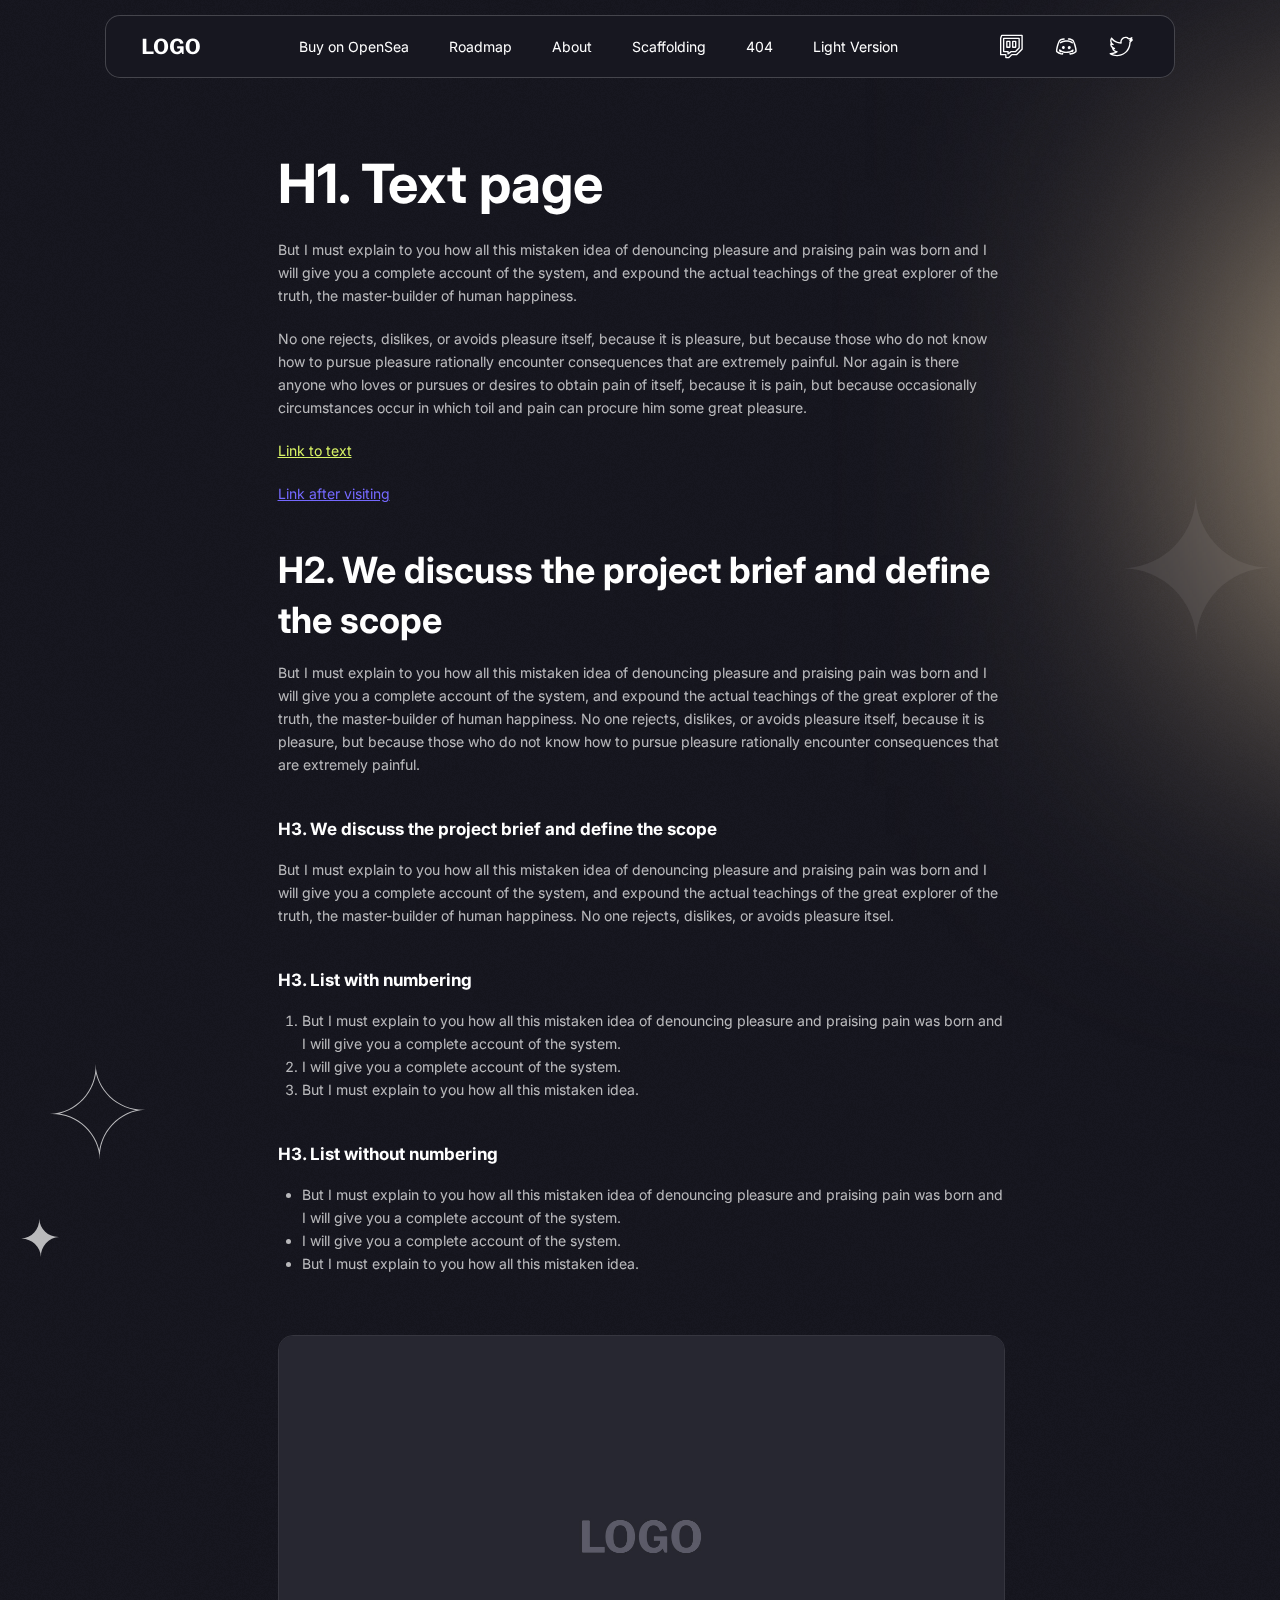
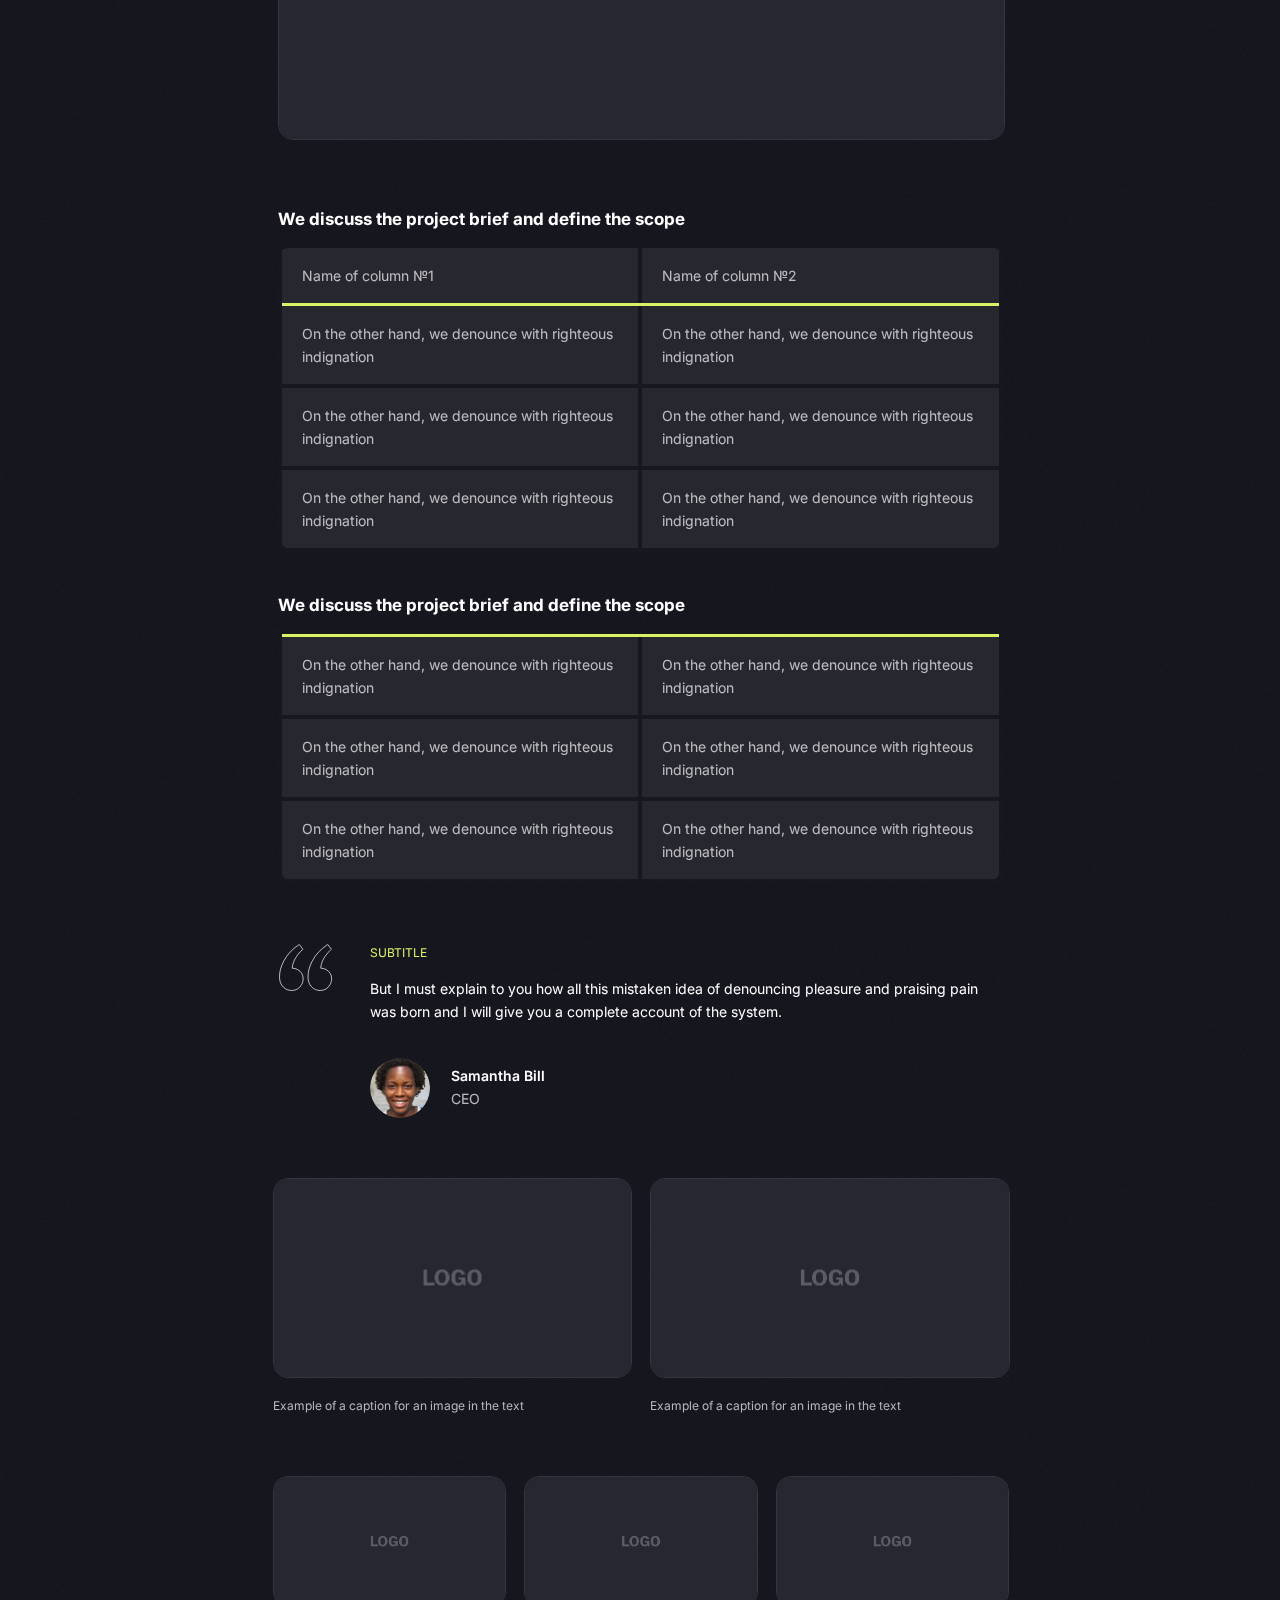
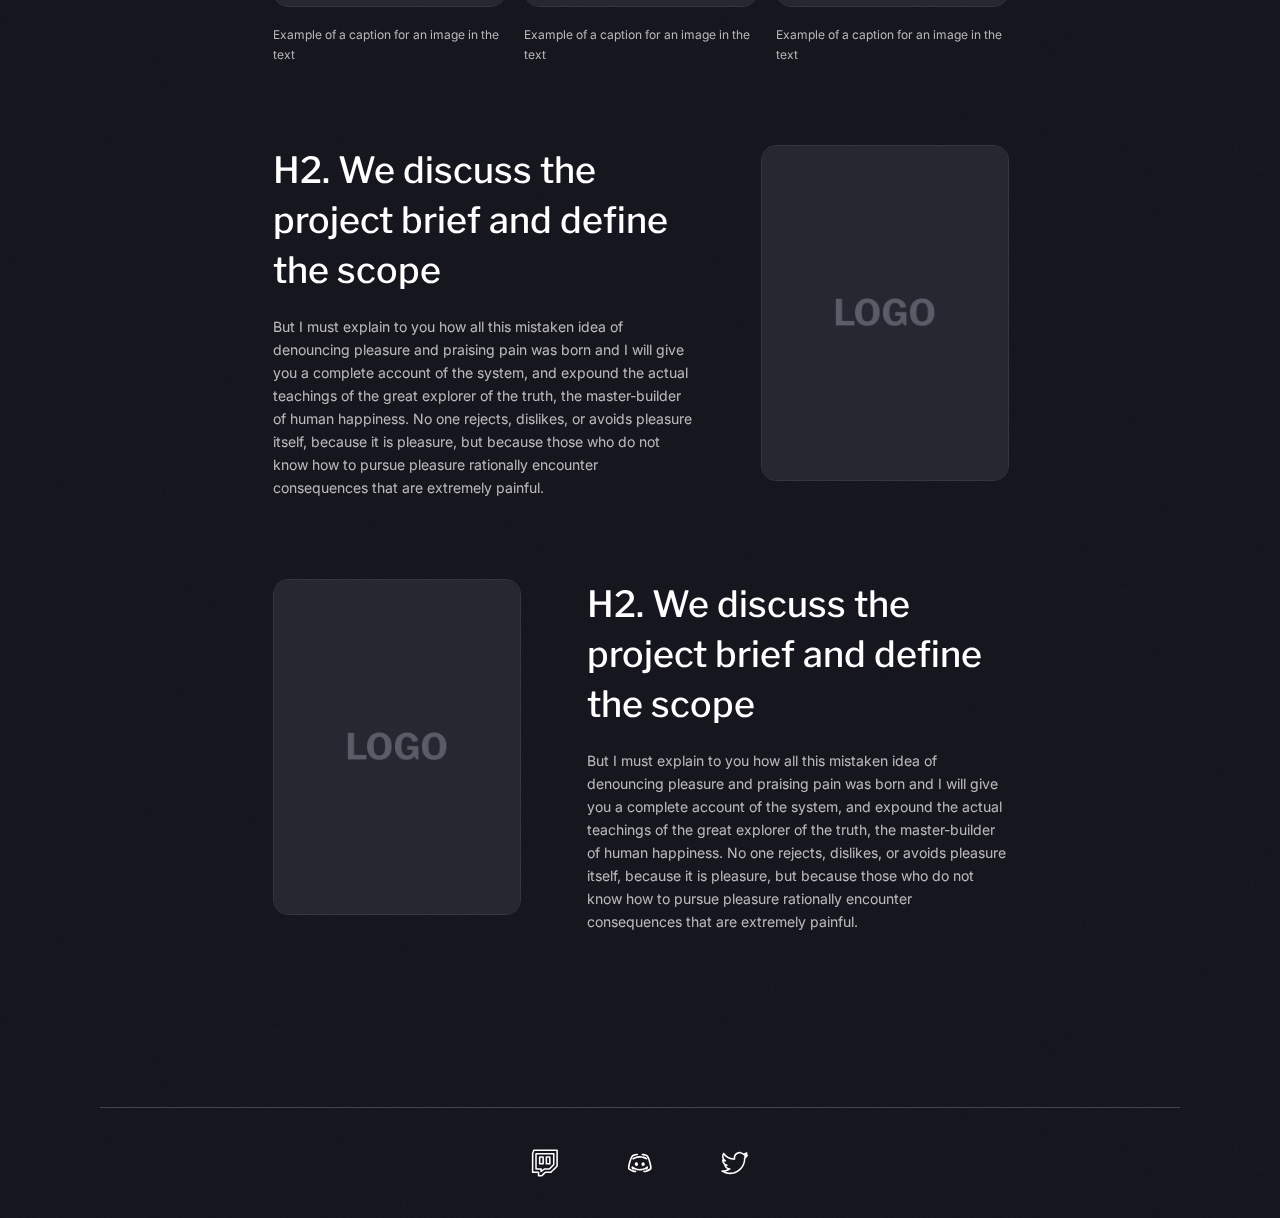
<file: scaffolding.html>
<!DOCTYPE html>
<html lang="en">
<head>
  <meta charset="UTF-8">
  <meta http-equiv="X-UA-Compatible" content="IE=edge">
  <meta name="viewport" content="width=device-width, initial-scale=1.0">
  <!-- Google Fonts -->
  <link rel="preconnect" href="https://fonts.googleapis.com">
  <link rel="preconnect" href="https://fonts.gstatic.com" crossorigin>
  <link href="https://fonts.googleapis.com/css2?family=Inter&family=Libre+Franklin:wght@500;600;800&display=swap" rel="stylesheet">
  <!-- CSS Styles  -->
  <!-- <link rel="stylesheet" href="css/vendor/bootstrap.min.css"> -->
  <link rel="stylesheet" href="css/vendor/bootstrap-grid.min.css">
  <!-- <link rel="stylesheet" href="css/vendor/bootstrap-reboot.min.css"> -->
  <link rel="stylesheet" href="css/vendor/animate.css">
  <link rel="stylesheet" href="css/vendor/owl.carousel.min.css">
  <link rel="stylesheet" href="css/vendor/owl.theme.default.min.css">
  <link rel="stylesheet" href="css/style.min.css">
  <link rel="icon" href="img/favicon-nft-dark.svg">
  <title>Content</title>
</head>

<body class="page-content">
  <div class="container">
  <div class="row">
    <div class="col-12">
      <header class="header">
        <div class="header__wrapper">
          <a class="logo" href="./">
            <img src="img/icons/logo.svg" width="61" height="17" alt="logo" class="logo__img">
          </a>

          <nav class="main-nav">
            <ul class="main-nav__list">
              <li class="main-nav__item">
                <a href="./" class="main-nav__link">Buy on OpenSea</a>
              </li>
              <li class="main-nav__item">
                <a href="./#roadmap" class="main-nav__link">Roadmap</a>
              </li>
              <li class="main-nav__item">
                <a href="./about.html" class="main-nav__link">About</a>
              </li>
              <li class="main-nav__item">
                <a href="./scaffolding.html" class="main-nav__link">Scaffolding</a>
              </li>
              <li class="main-nav__item">
                <a href="./404.html" class="main-nav__link">404</a>
              </li>
              <li class="main-nav__item">
                <a href="./light/" class="main-nav__link">Light Version</a>
              </li>
            </ul>
          </nav>

          <ul class="social-icons">
            <li class="social-icons__item">
              <a href="#" class="social-icons__link">
                <svg width="35" height="35" viewBox="0 0 35 35" fill="none" xmlns="http://www.w3.org/2000/svg">
                  <path d="M17.9011 5.73242C21.2472 5.73242 24.5925 5.73242 27.9386 5.73242C28.5262 5.73242 28.7873 5.9943 28.7873 6.58352C28.7873 11.0602 28.7849 15.5368 28.7921 20.0135C28.7929 20.3264 28.6835 20.5628 28.4703 20.7744C27.1985 22.0398 25.929 23.3077 24.6595 24.5748C24.1749 25.0586 23.6863 25.5376 23.2112 26.0294C23.0084 26.2386 22.7737 26.3065 22.4943 26.3057C21.0907 26.3017 19.6871 26.3065 18.2835 26.3009C18.1118 26.3001 17.9913 26.3472 17.8667 26.4734C17.0428 27.3125 16.2084 28.142 15.3773 28.974C15.1809 29.1704 14.9533 29.2702 14.6643 29.2662C13.7661 29.255 12.8687 29.2622 11.9705 29.2622C11.4356 29.2622 11.1769 29.0027 11.1753 28.4638C11.1737 27.8251 11.1681 27.1863 11.1793 26.5484C11.1825 26.36 11.133 26.2985 10.9366 26.3001C9.57291 26.3081 8.20923 26.3049 6.84556 26.3041C6.24037 26.3041 6.00005 26.0622 6.00005 25.4554C6.00005 20.1005 5.99925 14.7456 6.00404 9.3915C6.00404 9.1903 6.03997 8.97953 6.10624 8.78951C6.39845 7.95598 6.70823 7.12883 7.01243 6.29929C7.16332 5.88651 7.38368 5.73242 7.8236 5.73242C11.1833 5.73242 14.5422 5.73242 17.9011 5.73242ZM27.4156 7.11366C27.3238 7.10887 27.2591 7.10249 27.1937 7.10249C20.9198 7.10169 14.646 7.10248 8.37211 7.09849C8.21961 7.09849 8.15175 7.14719 8.10145 7.28851C7.87949 7.91446 7.64316 8.53641 7.41881 9.16156C7.38368 9.25897 7.36292 9.36755 7.36292 9.47134C7.36053 14.554 7.36133 19.6374 7.35654 24.7201C7.35654 24.9109 7.42041 24.9516 7.59686 24.9508C8.98049 24.9444 10.3641 24.9468 11.7486 24.9476C12.2747 24.9476 12.5294 25.2031 12.531 25.7324C12.5326 26.3648 12.531 26.9963 12.5318 27.6286C12.5318 27.8945 12.5326 27.8945 12.7881 27.8953C13.2935 27.8961 13.7997 27.8897 14.305 27.8985C14.4567 27.9009 14.5693 27.8562 14.6739 27.7516C15.4284 26.9923 16.1973 26.2482 16.935 25.473C17.2767 25.1137 17.628 24.9221 18.1486 24.9356C19.4851 24.9716 20.8224 24.95 22.1597 24.9428C22.2651 24.942 22.3985 24.8973 22.4711 24.8255C23.1969 24.1133 23.913 23.3907 24.6324 22.6729C25.5027 21.8043 26.3729 20.9356 27.2472 20.0718C27.3693 19.9512 27.4188 19.8258 27.4188 19.6518C27.414 15.56 27.4148 11.469 27.4148 7.37713C27.4156 7.29729 27.4156 7.21746 27.4156 7.11366Z" fill="currentColor"/>
                  <path d="M17.3915 8.6883C19.9192 8.6883 22.4478 8.6883 24.9755 8.6883C25.5847 8.6883 25.8266 8.92782 25.8266 9.53221C25.8266 12.626 25.8258 15.719 25.8282 18.8129C25.8282 19.0907 25.766 19.327 25.5576 19.533C24.3815 20.6987 23.2095 21.8691 22.0446 23.046C21.8306 23.2624 21.5943 23.3462 21.2965 23.3438C20.0262 23.3366 18.7552 23.3366 17.4841 23.3462C17.3508 23.347 17.1951 23.3989 17.0873 23.4779C16.2729 24.0759 15.4681 24.6867 14.6594 25.2919C14.5747 25.3558 14.4877 25.4188 14.3951 25.4699C13.936 25.7198 13.4051 25.4212 13.3915 24.8983C13.3795 24.4528 13.3803 24.0065 13.3915 23.561C13.3963 23.3813 13.3316 23.3366 13.1608 23.3374C12.0294 23.3438 10.8989 23.3414 9.76754 23.3406C9.19589 23.3398 8.95557 23.0995 8.95557 22.5262C8.95557 18.1885 8.95557 13.8508 8.95557 9.51305C8.95557 8.94059 9.21026 8.6875 9.78511 8.6875C12.3224 8.6875 14.8566 8.6883 17.3915 8.6883ZM14.7496 23.5011C14.8318 23.4524 14.8725 23.4324 14.9085 23.4061C15.425 23.0196 15.948 22.6428 16.4526 22.2412C16.6865 22.0552 16.9316 21.9865 17.2238 21.9881C18.4741 21.9961 19.7252 21.9937 20.9763 21.9881C21.0674 21.9881 21.1863 21.9657 21.2462 21.9067C22.2809 20.8823 23.3069 19.85 24.3392 18.8232C24.443 18.7202 24.4773 18.6148 24.4773 18.4727C24.4741 15.7582 24.4749 13.0444 24.4749 10.3298C24.4749 10.052 24.4741 10.052 24.1867 10.052C19.6566 10.052 15.1256 10.052 10.5955 10.052C10.3137 10.052 10.3137 10.0528 10.3137 10.3346C10.3137 14.1198 10.3137 17.9051 10.3137 21.6911C10.3137 21.9921 10.3137 21.9921 10.6162 21.9921C11.7404 21.9921 12.8646 21.9945 13.9895 21.9905C14.2785 21.9897 14.5236 22.0719 14.6538 22.3402C14.7176 22.4719 14.7384 22.6316 14.748 22.7801C14.7608 23.0085 14.7496 23.2384 14.7496 23.5011Z" fill="currentColor"/>
                  <path d="M18.0218 15.2867C18.0218 14.3358 18.021 13.3849 18.0218 12.4332C18.0226 11.9063 18.2773 11.6524 18.8074 11.6516C19.7384 11.65 20.6693 11.65 21.601 11.6516C22.1432 11.6524 22.397 11.9063 22.397 12.446C22.3978 14.335 22.3978 16.2233 22.397 18.1123C22.397 18.6536 22.1296 18.9203 21.5875 18.9211C20.6765 18.9219 19.7655 18.9211 18.8537 18.9211C18.2693 18.9211 18.0218 18.6712 18.021 18.0795C18.0218 17.1486 18.0218 16.2177 18.0218 15.2867ZM21.0118 17.551C21.0206 17.4959 21.0262 17.4767 21.0262 17.4568C21.027 16.0276 21.0262 14.5985 21.031 13.1702C21.0318 13.0304 20.9679 13.0049 20.8489 13.0065C20.4434 13.0105 20.0378 13.0185 19.633 13.0033C19.4326 12.9961 19.3727 13.0544 19.3735 13.2588C19.3823 14.5618 19.3783 15.864 19.3783 17.167C19.3783 17.2532 19.3663 17.3426 19.3839 17.4248C19.3943 17.4727 19.4541 17.5446 19.4925 17.5454C19.9954 17.5542 20.4992 17.551 21.0118 17.551Z" fill="currentColor"/>
                  <path d="M16.5416 15.2889C16.5416 16.2262 16.5424 17.1643 16.5416 18.1016C16.5408 18.6637 16.2838 18.9192 15.7241 18.92C14.7995 18.92 13.875 18.9208 12.9512 18.92C12.4418 18.9192 12.1632 18.6406 12.1632 18.1272C12.1624 16.2254 12.1624 14.3228 12.1632 12.421C12.1632 11.9204 12.4275 11.6521 12.9257 11.6505C13.8766 11.6474 14.8275 11.6481 15.7784 11.6505C16.2822 11.6521 16.5392 11.9108 16.5408 12.4154C16.5432 13.3735 16.5416 14.3308 16.5416 15.2889ZM15.1644 17.5508C15.1724 17.4893 15.1828 17.4509 15.1828 17.4134C15.1836 16.0042 15.182 14.5943 15.186 13.1851C15.1868 13.0414 15.1301 13.003 14.9975 13.0054C14.5919 13.011 14.1864 13.0182 13.7808 13.003C13.5764 12.9951 13.5237 13.0613 13.5245 13.2617C13.5333 14.5448 13.5293 15.8278 13.5293 17.1116C13.5293 17.5523 13.5293 17.5523 13.966 17.5523C14.3628 17.5508 14.7604 17.5508 15.1644 17.5508Z" fill="currentColor"/>
                </svg>
              </a>
            </li>
            <li class="social-icons__item">
              <a href="#" class="social-icons__link">
                <svg width="35" height="35" viewBox="0 0 35 35" fill="none" xmlns="http://www.w3.org/2000/svg">
                  <path d="M6.9331 21.6911C6.93549 20.567 7.14228 19.4684 7.40256 18.3817C7.6301 17.4324 7.88719 16.4895 8.17222 15.5554C8.57462 14.2388 9.04807 12.9486 9.68839 11.7247C10.0908 10.955 10.7415 10.4704 11.5032 10.1151C12.6369 9.58573 13.8417 9.37175 15.0832 9.3478C15.5104 9.33982 15.8281 9.65918 15.8305 10.0664C15.8329 10.464 15.5263 10.7729 15.1096 10.7913C14.1539 10.8336 13.2213 10.9765 12.3255 11.3374C11.5024 11.6688 10.9108 12.2268 10.5938 13.0532C10.2489 13.9514 9.90157 14.8512 9.60456 15.7662C9.12392 17.2464 8.76942 18.7618 8.50036 20.2947C8.40775 20.8233 8.3814 21.3638 8.32552 21.8987C8.30875 22.0584 8.37502 22.1805 8.50436 22.2732C9.686 23.1203 10.9515 23.7957 12.3726 24.1446C12.7103 24.2276 13.0489 24.234 13.3906 24.1007C13.761 23.9562 14.1571 24.1502 14.296 24.5023C14.4461 24.8823 14.2824 25.2759 13.9064 25.4484C13.2509 25.7478 12.5778 25.6839 11.9127 25.5171C10.2281 25.0947 8.74308 24.27 7.37462 23.2201C7.03689 22.9606 6.96503 22.5813 6.93389 22.1901C6.92272 22.0241 6.9331 21.8572 6.9331 21.6911Z" fill="currentColor"/>
                  <path d="M27.7269 21.6898C27.6869 22.0115 27.6766 22.3413 27.5959 22.6535C27.5464 22.8467 27.4291 23.0622 27.2758 23.1828C25.8386 24.3102 24.2642 25.1788 22.4622 25.5676C21.8793 25.6938 21.2885 25.7106 20.7217 25.4495C20.3544 25.2802 20.1803 24.9082 20.3089 24.5265C20.4239 24.1848 20.8239 23.9525 21.1808 24.0874C21.7061 24.2862 22.2083 24.188 22.7025 24.0291C23.8682 23.6547 24.942 23.0934 25.9512 22.4004C26.2267 22.2112 26.3512 21.9996 26.2969 21.673C26.1364 20.711 26.0191 19.7393 25.8115 18.7868C25.58 17.7241 25.2877 16.6726 24.9835 15.6275C24.7089 14.6838 24.3752 13.76 23.9496 12.869C23.6494 12.2415 23.2111 11.772 22.5867 11.4742C21.8035 11.0998 20.9724 10.9081 20.1125 10.8299C19.9137 10.8115 19.7149 10.802 19.5153 10.7908C19.0969 10.7676 18.7791 10.4419 18.7903 10.0459C18.8015 9.65625 19.1273 9.3345 19.5392 9.34807C21.0618 9.39677 22.5221 9.68499 23.8322 10.5169C24.3624 10.8539 24.7616 11.3129 25.0163 11.8846C25.3644 12.667 25.7205 13.4479 26.0175 14.2495C26.5332 15.6459 26.942 17.0774 27.2638 18.5321C27.4905 19.5708 27.6877 20.6159 27.7269 21.6898Z" fill="currentColor"/>
                  <path d="M12.1016 22.8904C11.7822 23.2897 11.4245 23.4078 11.0852 23.2106C10.9399 23.1268 10.8162 22.9942 10.7036 22.8657C10.2764 22.3747 10.0329 21.8014 9.96984 21.1539C9.9427 20.8729 10.0992 20.5886 10.3507 20.4625C10.6565 20.31 10.9447 20.3515 11.2082 20.5631C11.902 21.1204 12.6613 21.5675 13.4804 21.9124C15.0469 22.5727 16.6828 22.7587 18.3651 22.611C20.0377 22.4641 21.5587 21.8964 22.9359 20.9415C23.1052 20.8242 23.2657 20.6948 23.4301 20.5703C23.7215 20.3499 24.0457 20.3156 24.322 20.4912C24.6094 20.6741 24.6788 20.9463 24.6365 21.2713C24.5415 21.9922 24.2261 22.5958 23.7016 23.0948C23.3926 23.3886 22.9 23.3687 22.6477 23.0302C22.5471 22.8952 22.4689 22.9 22.3371 22.9671C21.1587 23.5731 19.9052 23.9388 18.5894 24.0593C16.6692 24.2358 14.7906 24.0569 12.9974 23.2904C12.6972 23.1627 12.4034 23.0254 12.1016 22.8904Z" fill="currentColor"/>
                  <path d="M23.1763 14.4983C23.031 14.44 22.8737 14.4017 22.7427 14.321C20.8625 13.1609 18.817 12.6883 16.6238 12.8671C14.9104 13.0069 13.304 13.5091 11.811 14.3673C11.4533 14.5733 11.0038 14.4599 10.8018 14.1134C10.6022 13.7717 10.7092 13.3302 11.0621 13.1226C12.3475 12.3681 13.7328 11.8795 15.1922 11.5993C17.0725 11.2376 18.9359 11.2959 20.7755 11.846C21.7607 12.1406 22.6892 12.5661 23.5595 13.1162C23.8749 13.3158 23.9962 13.6288 23.8956 13.9546C23.7966 14.2707 23.5268 14.4655 23.1763 14.4983Z" fill="currentColor"/>
                  <path d="M20.26 20.174C19.8105 20.1708 19.4576 19.972 19.1742 19.6342C18.676 19.0386 18.6616 18.0766 19.1391 17.465C19.7874 16.6346 20.9331 16.7097 21.4744 17.6183C21.8856 18.3081 21.7674 19.2247 21.195 19.7875C20.9554 20.0231 20.597 20.1708 20.26 20.174Z" fill="currentColor"/>
                  <path d="M14.4315 20.1821C13.7888 20.1454 13.3824 19.8548 13.1118 19.3582C12.7078 18.618 12.9281 17.6097 13.594 17.1386C14.1209 16.7665 14.8076 16.8057 15.2826 17.2416C16.1728 18.0576 15.9429 19.648 14.8491 20.0759C14.6982 20.135 14.5321 20.1574 14.4315 20.1821Z" fill="currentColor"/>
                </svg>
              </a>
            </li>
            <li class="social-icons__item">
              <a href="#" class="social-icons__link">
                <svg width="35" height="35" viewBox="0 0 35 35" fill="none" xmlns="http://www.w3.org/2000/svg">
                  <path d="M10.9466 22.9702C10.6105 22.7602 10.2592 22.571 9.94141 22.3355C9.02485 21.6576 8.40529 20.7642 8.08592 19.668C8.05479 19.5626 8.02924 19.4357 8.05878 19.3359C8.11068 19.157 8.04441 19.0692 7.91586 18.9542C6.72544 17.8851 6.13223 16.5462 6.15538 14.9438C6.16097 14.5454 6.41487 14.337 6.82206 14.2668C6.78932 14.1933 6.76616 14.1359 6.73902 14.08C5.87914 12.3219 5.95259 10.6029 6.95938 8.92626C7.21407 8.50231 7.78892 8.46559 8.08832 8.8584C8.80689 9.80132 9.63961 10.6269 10.6065 11.3119C11.4624 11.9187 12.3877 12.3945 13.3801 12.7386C14.2576 13.0428 15.1574 13.24 16.0827 13.3159C16.1418 13.3207 16.2025 13.3199 16.2616 13.3191C16.2728 13.3191 16.2847 13.3079 16.2959 13.3023C16.3175 12.9726 16.3159 12.6388 16.3654 12.3139C16.6392 10.5127 17.5901 9.18335 19.1997 8.33704C20.157 7.83325 21.1869 7.66239 22.256 7.8077C23.2085 7.93704 24.0812 8.28834 24.8261 8.9063C25.0376 9.08195 25.2213 9.14263 25.4784 9.02766C26.1378 8.73225 26.8093 8.46239 27.4672 8.16378C27.9255 7.9562 28.4197 8.18854 28.4772 8.67476C28.4923 8.80091 28.4596 8.93983 28.4221 9.06359C28.3622 9.25999 28.2855 9.45241 28.2041 9.64163C28.1259 9.82287 28.0324 9.99772 27.9279 10.2117C28.0141 10.1869 28.0724 10.1702 28.1306 10.155C28.4165 10.08 28.6983 10.183 28.8668 10.4233C29.0392 10.6692 29.048 10.9319 28.8676 11.1842C28.3015 11.9794 27.6293 12.678 26.8788 13.2991C26.7063 13.4412 26.6249 13.5849 26.6225 13.8157C26.6001 15.9674 26.0883 18.0001 25.0967 19.9083C24.3853 21.2768 23.46 22.4872 22.335 23.5418C20.5969 25.1714 18.5714 26.282 16.2552 26.8456C14.0771 27.3758 11.8919 27.3654 9.71706 26.8273C8.347 26.4887 7.05678 25.9466 5.85838 25.1953C5.54061 24.9965 5.40967 24.7115 5.4983 24.4097C5.5941 24.0832 5.86317 23.8899 6.24081 23.8979C7.26357 23.9203 8.27595 23.8373 9.26437 23.5674C9.83842 23.4109 10.4013 23.2137 10.969 23.0349C10.9618 23.0133 10.9538 22.9917 10.9466 22.9702ZM8.75419 25.0955C8.86437 25.1395 8.92345 25.1706 8.98653 25.1866C9.66198 25.3582 10.331 25.5618 11.0145 25.6895C12.949 26.052 14.858 25.8884 16.7262 25.2951C18.9123 24.6005 20.7614 23.375 22.2664 21.6456C23.6612 20.0448 24.5762 18.1957 25.0145 16.1175C25.2109 15.1849 25.2971 14.2372 25.2676 13.2824C25.2588 12.9869 25.3594 12.7586 25.6077 12.5838C25.8145 12.4384 25.9997 12.2628 26.1945 12.0999C26.0476 12.0432 25.9207 12.0488 25.8001 12.0233C25.6803 11.9977 25.5486 11.9666 25.4536 11.8955C25.0592 11.6001 25.0808 11.0676 25.4847 10.781C25.6923 10.6332 25.8951 10.4776 26.0995 10.3251C26.0891 10.3075 26.0788 10.2899 26.0684 10.2732C26.0133 10.2867 25.9574 10.2987 25.9023 10.3147C25.654 10.3865 25.4073 10.4656 25.1566 10.5319C24.8676 10.6077 24.6121 10.5646 24.3925 10.3323C24.0229 9.94183 23.5925 9.62646 23.0903 9.43165C21.658 8.87516 20.3031 9.03724 19.1135 10.0113C17.9183 10.9893 17.4823 12.2867 17.7546 13.8109C17.8552 14.373 17.5638 14.7426 16.9969 14.7331C14.969 14.6979 13.0488 14.2348 11.2508 13.2863C9.95659 12.6037 8.81406 11.7255 7.82085 10.6508C7.78891 10.6165 7.7474 10.5901 7.68992 10.5446C7.48872 11.2057 7.46078 11.846 7.5997 12.484C7.84002 13.5897 8.47315 14.4185 9.44081 14.9989C9.74421 15.181 9.85998 15.482 9.76497 15.8005C9.67715 16.0951 9.40409 16.2947 9.05997 16.2668C8.65758 16.2332 8.25838 16.1638 7.85758 16.1087C7.7977 16.1007 7.73782 16.0879 7.65558 16.0736C7.67235 16.1478 7.67554 16.1877 7.69071 16.2229C7.77614 16.4313 7.8472 16.6492 7.95499 16.8456C8.52505 17.8828 9.38652 18.5358 10.5506 18.7826C10.9738 18.872 11.1901 19.1323 11.1734 19.5107C11.1574 19.8692 10.8923 20.1167 10.4708 20.1662C10.2688 20.1893 10.0668 20.2085 9.83363 20.2333C9.8999 20.337 9.94461 20.4241 10.0045 20.4991C10.7678 21.466 11.765 21.969 12.9969 22.0065C13.3131 22.0161 13.5678 22.2013 13.646 22.472C13.7362 22.7834 13.6452 23.0732 13.3841 23.2448C12.3662 23.9131 11.2684 24.4137 10.1003 24.7538C9.67075 24.8784 9.23642 24.9742 8.75419 25.0955Z" fill="currentColor"/>
                </svg>
              </a>
            </li>
          </ul>

          <button class="mobile-menu__btn open" type="button" aria-label="Open Menu"></button>

        </div>
      </header>
    </div>
  </div>
</div>



  <main>

    <section class="section-content">
      <div class="container">
        <div class="row">
          <div class="col-12">
            <h1>
              H1. Text page
            </h1>
            <p>
              But I must explain to you how all this mistaken idea of denouncing pleasure and praising pain was born and I will give you a complete account of the system, and expound the actual teachings of the great explorer of the truth, the master-builder of human happiness.
            </p>
            <p>
              No one rejects, dislikes, or avoids pleasure itself, because it is pleasure, but because those who do not know how to pursue pleasure rationally encounter consequences that are extremely painful. Nor again is there anyone who loves or pursues or desires to obtain pain of itself, because it is pain, but because occasionally circumstances occur in which toil and pain can procure him some great pleasure.
            </p>
            <p>
              <a href="./">Link to text</a>
            </p>
            <p>
              <a class="visit" href="./">Link after visiting</a>
            </p>
            <h2>
              H2. We discuss the project brief and define the scope
            </h2>
            <p>
              But I must explain to you how all this mistaken idea of denouncing pleasure and praising pain was born and I will give you a complete account of the system, and expound the actual teachings of the great explorer of the truth, the master-builder of human happiness. No one rejects, dislikes, or avoids pleasure itself, because it is pleasure, but because those who do not know how to pursue pleasure rationally encounter consequences that are extremely painful.
            </p>
            <h3>
              H3. We discuss the project brief and define the scope
            </h3>
            <p>
              But I must explain to you how all this mistaken idea of denouncing pleasure and praising pain was born and I will give you a complete account of the system, and expound the actual teachings of the great explorer of the truth, the master-builder of human happiness. No one rejects, dislikes, or avoids pleasure itsel.
            </p>
            <h3>H3. List with numbering</h3>
            <ol>
              <li>But I must explain to you how all this mistaken idea of denouncing pleasure and praising pain was born and I will give you a complete account of the system.</li>
              <li>I will give you a complete account of the system.</li>
              <li>But I must explain to you how all this mistaken idea.</li>
            </ol>
            <h3>H3. List withоut numbering</h3>
            <ul>
              <li>But I must explain to you how all this mistaken idea of denouncing pleasure and praising pain was born and I will give you a complete account of the system.</li>
              <li>I will give you a complete account of the system.</li>
              <li>But I must explain to you how all this mistaken idea.</li>
            </ul>

            <figure class="wrapper-image">
              <img src="img/scaffolding/image.jpg" alt="full-width-image">
            </figure>

            <h3>We discuss the project brief and define the scope</h3>
            <table>
              <thead>
                <tr>
                  <th>Name of column №1</th>
                  <th>Name of column №2</th>
                </tr>
              </thead>
              <tbody>
                <tr>
                  <td>On the other hand, we denounce with righteous indignation</td>
                  <td>On the other hand, we denounce with righteous indignation</td>
                </tr>
                <tr>
                  <td>On the other hand, we denounce with righteous indignation</td>
                  <td>On the other hand, we denounce with righteous indignation</td>
                </tr>
                <tr>
                  <td>On the other hand, we denounce with righteous indignation</td>
                  <td>On the other hand, we denounce with righteous indignation</td>
                </tr>
              </tbody>
            </table>

            <h3>We discuss the project brief and define the scope</h3>
            <table>
              <tbody>
                <tr>
                  <td>On the other hand, we denounce with righteous indignation</td>
                  <td>On the other hand, we denounce with righteous indignation</td>
                </tr>
                <tr>
                  <td>On the other hand, we denounce with righteous indignation</td>
                  <td>On the other hand, we denounce with righteous indignation</td>
                </tr>
                <tr>
                  <td>On the other hand, we denounce with righteous indignation</td>
                  <td>On the other hand, we denounce with righteous indignation</td>
                </tr>
              </tbody>
            </table>

            <figure class="blockquote">
              <blockquote>
                <h4 class="nft-h4">Subtitle</h4>
                <p>But I must explain to you how all this mistaken idea of denouncing pleasure and praising pain was born and I will give you a complete account of the system.</p>
              </blockquote>
              <figcaption>
                <img class="blockquote__photo" src="img/scaffolding/blockquote.png" alt="photo">
                <div class="blockquote__author">
                  <span class="blockquote__name">
                    Samantha Bill
                  </span>
                  <cite class="blockquote__position">
                    CEO
                  </cite>
                </div>
              </figcaption>
            </figure>

            <div class="row">
              <div class="col-12 col-md-6">
                <figure class="figure">
                  <img src="img/scaffolding/image.jpg" alt="image">
                  <figcaption class="figure-caption">Example of a caption for an image in the text</figcaption>
                </figure>
              </div>
              <div class="col-12 col-md-6">
                <figure class="figure">
                  <img src="img/scaffolding/image.jpg" alt="image">
                  <figcaption class="figure-caption">Example of a caption for an image in the text</figcaption>
                </figure>
              </div>
            </div>

            <div class="row">
              <div class="col-12 col-md-6 col-xl-4">
                <figure class="figure">
                  <img src="img/scaffolding/image.jpg" alt="image">
                  <figcaption class="figure-caption">Example of a caption for an image in the text</figcaption>
                </figure>
              </div>
              <div class="col-12 col-md-6 col-xl-4">
                <figure class="figure">
                  <img src="img/scaffolding/image.jpg" alt="image">
                  <figcaption class="figure-caption">Example of a caption for an image in the text</figcaption>
                </figure>
              </div>
              <div class="col-12 col-md-6 col-xl-4">
                <figure class="figure">
                  <img src="img/scaffolding/image.jpg" alt="image">
                  <figcaption class="figure-caption">Example of a caption for an image in the text</figcaption>
                </figure>
              </div>
            </div>

            <div class="row columns">
              <div class="col-12 col-md-7 order-md-0 order-1">
                <div class="columns__content">
                  <h2 class="nft-h2">H2. We discuss the project brief and define the scope</h2>
                  <p>
                    But I must explain to you how all this mistaken idea of denouncing pleasure and praising pain was born and I will give you a complete account of the system, and expound the actual teachings of the great explorer of the truth, the master-builder of human happiness. No one rejects, dislikes, or avoids pleasure itself, because it is pleasure, but because those who do not know how to pursue pleasure rationally encounter consequences that are extremely painful.
                  </p>
                </div>
              </div>
              <div class="col-12 col-md-5 order-md-1 order-0">
                <div class="columns__img ps-md-2 ps-lg-3 ps-xl-5">
                  <img src="img/scaffolding/image.jpg" alt="image">
                </div>
              </div>
            </div>

            <div class="row columns">
              <div class="col-12 col-md-5">
                <div class="columns__img pe-md-2 pe-lg-3 pe-xl-5">
                  <img src="img/scaffolding/image.jpg" alt="image">
                </div>
              </div>
              <div class="col-12 col-md-7">
                <div class="columns__content">
                  <h2 class="nft-h2">H2. We discuss the project brief and define the scope</h2>
                  <p>
                    But I must explain to you how all this mistaken idea of denouncing pleasure and praising pain was born and I will give you a complete account of the system, and expound the actual teachings of the great explorer of the truth, the master-builder of human happiness. No one rejects, dislikes, or avoids pleasure itself, because it is pleasure, but because those who do not know how to pursue pleasure rationally encounter consequences that are extremely painful.
                  </p>
                </div>
              </div>
            </div>

          </div>
        </div>
      </div>
    </section>

  </main>

  <footer>
  <div class="container">
    <div class="row">
      <ul class="social-icons">
        <li class="social-icons__item">
          <a href="#" class="social-icons__link">
            <svg width="35" height="35" viewBox="0 0 35 35" fill="none" xmlns="http://www.w3.org/2000/svg">
              <path d="M17.9011 5.73242C21.2472 5.73242 24.5925 5.73242 27.9386 5.73242C28.5262 5.73242 28.7873 5.9943 28.7873 6.58352C28.7873 11.0602 28.7849 15.5368 28.7921 20.0135C28.7929 20.3264 28.6835 20.5628 28.4703 20.7744C27.1985 22.0398 25.929 23.3077 24.6595 24.5748C24.1749 25.0586 23.6863 25.5376 23.2112 26.0294C23.0084 26.2386 22.7737 26.3065 22.4943 26.3057C21.0907 26.3017 19.6871 26.3065 18.2835 26.3009C18.1118 26.3001 17.9913 26.3472 17.8667 26.4734C17.0428 27.3125 16.2084 28.142 15.3773 28.974C15.1809 29.1704 14.9533 29.2702 14.6643 29.2662C13.7661 29.255 12.8687 29.2622 11.9705 29.2622C11.4356 29.2622 11.1769 29.0027 11.1753 28.4638C11.1737 27.8251 11.1681 27.1863 11.1793 26.5484C11.1825 26.36 11.133 26.2985 10.9366 26.3001C9.57291 26.3081 8.20923 26.3049 6.84556 26.3041C6.24037 26.3041 6.00005 26.0622 6.00005 25.4554C6.00005 20.1005 5.99925 14.7456 6.00404 9.3915C6.00404 9.1903 6.03997 8.97953 6.10624 8.78951C6.39845 7.95598 6.70823 7.12883 7.01243 6.29929C7.16332 5.88651 7.38368 5.73242 7.8236 5.73242C11.1833 5.73242 14.5422 5.73242 17.9011 5.73242ZM27.4156 7.11366C27.3238 7.10887 27.2591 7.10249 27.1937 7.10249C20.9198 7.10169 14.646 7.10248 8.37211 7.09849C8.21961 7.09849 8.15175 7.14719 8.10145 7.28851C7.87949 7.91446 7.64316 8.53641 7.41881 9.16156C7.38368 9.25897 7.36292 9.36755 7.36292 9.47134C7.36053 14.554 7.36133 19.6374 7.35654 24.7201C7.35654 24.9109 7.42041 24.9516 7.59686 24.9508C8.98049 24.9444 10.3641 24.9468 11.7486 24.9476C12.2747 24.9476 12.5294 25.2031 12.531 25.7324C12.5326 26.3648 12.531 26.9963 12.5318 27.6286C12.5318 27.8945 12.5326 27.8945 12.7881 27.8953C13.2935 27.8961 13.7997 27.8897 14.305 27.8985C14.4567 27.9009 14.5693 27.8562 14.6739 27.7516C15.4284 26.9923 16.1973 26.2482 16.935 25.473C17.2767 25.1137 17.628 24.9221 18.1486 24.9356C19.4851 24.9716 20.8224 24.95 22.1597 24.9428C22.2651 24.942 22.3985 24.8973 22.4711 24.8255C23.1969 24.1133 23.913 23.3907 24.6324 22.6729C25.5027 21.8043 26.3729 20.9356 27.2472 20.0718C27.3693 19.9512 27.4188 19.8258 27.4188 19.6518C27.414 15.56 27.4148 11.469 27.4148 7.37713C27.4156 7.29729 27.4156 7.21746 27.4156 7.11366Z" fill="currentColor"/>
              <path d="M17.3915 8.6883C19.9192 8.6883 22.4478 8.6883 24.9755 8.6883C25.5847 8.6883 25.8266 8.92782 25.8266 9.53221C25.8266 12.626 25.8258 15.719 25.8282 18.8129C25.8282 19.0907 25.766 19.327 25.5576 19.533C24.3815 20.6987 23.2095 21.8691 22.0446 23.046C21.8306 23.2624 21.5943 23.3462 21.2965 23.3438C20.0262 23.3366 18.7552 23.3366 17.4841 23.3462C17.3508 23.347 17.1951 23.3989 17.0873 23.4779C16.2729 24.0759 15.4681 24.6867 14.6594 25.2919C14.5747 25.3558 14.4877 25.4188 14.3951 25.4699C13.936 25.7198 13.4051 25.4212 13.3915 24.8983C13.3795 24.4528 13.3803 24.0065 13.3915 23.561C13.3963 23.3813 13.3316 23.3366 13.1608 23.3374C12.0294 23.3438 10.8989 23.3414 9.76754 23.3406C9.19589 23.3398 8.95557 23.0995 8.95557 22.5262C8.95557 18.1885 8.95557 13.8508 8.95557 9.51305C8.95557 8.94059 9.21026 8.6875 9.78511 8.6875C12.3224 8.6875 14.8566 8.6883 17.3915 8.6883ZM14.7496 23.5011C14.8318 23.4524 14.8725 23.4324 14.9085 23.4061C15.425 23.0196 15.948 22.6428 16.4526 22.2412C16.6865 22.0552 16.9316 21.9865 17.2238 21.9881C18.4741 21.9961 19.7252 21.9937 20.9763 21.9881C21.0674 21.9881 21.1863 21.9657 21.2462 21.9067C22.2809 20.8823 23.3069 19.85 24.3392 18.8232C24.443 18.7202 24.4773 18.6148 24.4773 18.4727C24.4741 15.7582 24.4749 13.0444 24.4749 10.3298C24.4749 10.052 24.4741 10.052 24.1867 10.052C19.6566 10.052 15.1256 10.052 10.5955 10.052C10.3137 10.052 10.3137 10.0528 10.3137 10.3346C10.3137 14.1198 10.3137 17.9051 10.3137 21.6911C10.3137 21.9921 10.3137 21.9921 10.6162 21.9921C11.7404 21.9921 12.8646 21.9945 13.9895 21.9905C14.2785 21.9897 14.5236 22.0719 14.6538 22.3402C14.7176 22.4719 14.7384 22.6316 14.748 22.7801C14.7608 23.0085 14.7496 23.2384 14.7496 23.5011Z" fill="currentColor"/>
              <path d="M18.0218 15.2867C18.0218 14.3358 18.021 13.3849 18.0218 12.4332C18.0226 11.9063 18.2773 11.6524 18.8074 11.6516C19.7384 11.65 20.6693 11.65 21.601 11.6516C22.1432 11.6524 22.397 11.9063 22.397 12.446C22.3978 14.335 22.3978 16.2233 22.397 18.1123C22.397 18.6536 22.1296 18.9203 21.5875 18.9211C20.6765 18.9219 19.7655 18.9211 18.8537 18.9211C18.2693 18.9211 18.0218 18.6712 18.021 18.0795C18.0218 17.1486 18.0218 16.2177 18.0218 15.2867ZM21.0118 17.551C21.0206 17.4959 21.0262 17.4767 21.0262 17.4568C21.027 16.0276 21.0262 14.5985 21.031 13.1702C21.0318 13.0304 20.9679 13.0049 20.8489 13.0065C20.4434 13.0105 20.0378 13.0185 19.633 13.0033C19.4326 12.9961 19.3727 13.0544 19.3735 13.2588C19.3823 14.5618 19.3783 15.864 19.3783 17.167C19.3783 17.2532 19.3663 17.3426 19.3839 17.4248C19.3943 17.4727 19.4541 17.5446 19.4925 17.5454C19.9954 17.5542 20.4992 17.551 21.0118 17.551Z" fill="currentColor"/>
              <path d="M16.5416 15.2889C16.5416 16.2262 16.5424 17.1643 16.5416 18.1016C16.5408 18.6637 16.2838 18.9192 15.7241 18.92C14.7995 18.92 13.875 18.9208 12.9512 18.92C12.4418 18.9192 12.1632 18.6406 12.1632 18.1272C12.1624 16.2254 12.1624 14.3228 12.1632 12.421C12.1632 11.9204 12.4275 11.6521 12.9257 11.6505C13.8766 11.6474 14.8275 11.6481 15.7784 11.6505C16.2822 11.6521 16.5392 11.9108 16.5408 12.4154C16.5432 13.3735 16.5416 14.3308 16.5416 15.2889ZM15.1644 17.5508C15.1724 17.4893 15.1828 17.4509 15.1828 17.4134C15.1836 16.0042 15.182 14.5943 15.186 13.1851C15.1868 13.0414 15.1301 13.003 14.9975 13.0054C14.5919 13.011 14.1864 13.0182 13.7808 13.003C13.5764 12.9951 13.5237 13.0613 13.5245 13.2617C13.5333 14.5448 13.5293 15.8278 13.5293 17.1116C13.5293 17.5523 13.5293 17.5523 13.966 17.5523C14.3628 17.5508 14.7604 17.5508 15.1644 17.5508Z" fill="currentColor"/>
            </svg>
          </a>
        </li>
        <li class="social-icons__item">
          <a href="#" class="social-icons__link">
            <svg width="35" height="35" viewBox="0 0 35 35" fill="none" xmlns="http://www.w3.org/2000/svg">
              <path d="M6.9331 21.6911C6.93549 20.567 7.14228 19.4684 7.40256 18.3817C7.6301 17.4324 7.88719 16.4895 8.17222 15.5554C8.57462 14.2388 9.04807 12.9486 9.68839 11.7247C10.0908 10.955 10.7415 10.4704 11.5032 10.1151C12.6369 9.58573 13.8417 9.37175 15.0832 9.3478C15.5104 9.33982 15.8281 9.65918 15.8305 10.0664C15.8329 10.464 15.5263 10.7729 15.1096 10.7913C14.1539 10.8336 13.2213 10.9765 12.3255 11.3374C11.5024 11.6688 10.9108 12.2268 10.5938 13.0532C10.2489 13.9514 9.90157 14.8512 9.60456 15.7662C9.12392 17.2464 8.76942 18.7618 8.50036 20.2947C8.40775 20.8233 8.3814 21.3638 8.32552 21.8987C8.30875 22.0584 8.37502 22.1805 8.50436 22.2732C9.686 23.1203 10.9515 23.7957 12.3726 24.1446C12.7103 24.2276 13.0489 24.234 13.3906 24.1007C13.761 23.9562 14.1571 24.1502 14.296 24.5023C14.4461 24.8823 14.2824 25.2759 13.9064 25.4484C13.2509 25.7478 12.5778 25.6839 11.9127 25.5171C10.2281 25.0947 8.74308 24.27 7.37462 23.2201C7.03689 22.9606 6.96503 22.5813 6.93389 22.1901C6.92272 22.0241 6.9331 21.8572 6.9331 21.6911Z" fill="currentColor"/>
              <path d="M27.7269 21.6898C27.6869 22.0115 27.6766 22.3413 27.5959 22.6535C27.5464 22.8467 27.4291 23.0622 27.2758 23.1828C25.8386 24.3102 24.2642 25.1788 22.4622 25.5676C21.8793 25.6938 21.2885 25.7106 20.7217 25.4495C20.3544 25.2802 20.1803 24.9082 20.3089 24.5265C20.4239 24.1848 20.8239 23.9525 21.1808 24.0874C21.7061 24.2862 22.2083 24.188 22.7025 24.0291C23.8682 23.6547 24.942 23.0934 25.9512 22.4004C26.2267 22.2112 26.3512 21.9996 26.2969 21.673C26.1364 20.711 26.0191 19.7393 25.8115 18.7868C25.58 17.7241 25.2877 16.6726 24.9835 15.6275C24.7089 14.6838 24.3752 13.76 23.9496 12.869C23.6494 12.2415 23.2111 11.772 22.5867 11.4742C21.8035 11.0998 20.9724 10.9081 20.1125 10.8299C19.9137 10.8115 19.7149 10.802 19.5153 10.7908C19.0969 10.7676 18.7791 10.4419 18.7903 10.0459C18.8015 9.65625 19.1273 9.3345 19.5392 9.34807C21.0618 9.39677 22.5221 9.68499 23.8322 10.5169C24.3624 10.8539 24.7616 11.3129 25.0163 11.8846C25.3644 12.667 25.7205 13.4479 26.0175 14.2495C26.5332 15.6459 26.942 17.0774 27.2638 18.5321C27.4905 19.5708 27.6877 20.6159 27.7269 21.6898Z" fill="currentColor"/>
              <path d="M12.1016 22.8904C11.7822 23.2897 11.4245 23.4078 11.0852 23.2106C10.9399 23.1268 10.8162 22.9942 10.7036 22.8657C10.2764 22.3747 10.0329 21.8014 9.96984 21.1539C9.9427 20.8729 10.0992 20.5886 10.3507 20.4625C10.6565 20.31 10.9447 20.3515 11.2082 20.5631C11.902 21.1204 12.6613 21.5675 13.4804 21.9124C15.0469 22.5727 16.6828 22.7587 18.3651 22.611C20.0377 22.4641 21.5587 21.8964 22.9359 20.9415C23.1052 20.8242 23.2657 20.6948 23.4301 20.5703C23.7215 20.3499 24.0457 20.3156 24.322 20.4912C24.6094 20.6741 24.6788 20.9463 24.6365 21.2713C24.5415 21.9922 24.2261 22.5958 23.7016 23.0948C23.3926 23.3886 22.9 23.3687 22.6477 23.0302C22.5471 22.8952 22.4689 22.9 22.3371 22.9671C21.1587 23.5731 19.9052 23.9388 18.5894 24.0593C16.6692 24.2358 14.7906 24.0569 12.9974 23.2904C12.6972 23.1627 12.4034 23.0254 12.1016 22.8904Z" fill="currentColor"/>
              <path d="M23.1763 14.4983C23.031 14.44 22.8737 14.4017 22.7427 14.321C20.8625 13.1609 18.817 12.6883 16.6238 12.8671C14.9104 13.0069 13.304 13.5091 11.811 14.3673C11.4533 14.5733 11.0038 14.4599 10.8018 14.1134C10.6022 13.7717 10.7092 13.3302 11.0621 13.1226C12.3475 12.3681 13.7328 11.8795 15.1922 11.5993C17.0725 11.2376 18.9359 11.2959 20.7755 11.846C21.7607 12.1406 22.6892 12.5661 23.5595 13.1162C23.8749 13.3158 23.9962 13.6288 23.8956 13.9546C23.7966 14.2707 23.5268 14.4655 23.1763 14.4983Z" fill="currentColor"/>
              <path d="M20.26 20.174C19.8105 20.1708 19.4576 19.972 19.1742 19.6342C18.676 19.0386 18.6616 18.0766 19.1391 17.465C19.7874 16.6346 20.9331 16.7097 21.4744 17.6183C21.8856 18.3081 21.7674 19.2247 21.195 19.7875C20.9554 20.0231 20.597 20.1708 20.26 20.174Z" fill="currentColor"/>
              <path d="M14.4315 20.1821C13.7888 20.1454 13.3824 19.8548 13.1118 19.3582C12.7078 18.618 12.9281 17.6097 13.594 17.1386C14.1209 16.7665 14.8076 16.8057 15.2826 17.2416C16.1728 18.0576 15.9429 19.648 14.8491 20.0759C14.6982 20.135 14.5321 20.1574 14.4315 20.1821Z" fill="currentColor"/>
            </svg>
          </a>
        </li>
        <li class="social-icons__item">
          <a href="#" class="social-icons__link">
            <svg width="35" height="35" viewBox="0 0 35 35" fill="none" xmlns="http://www.w3.org/2000/svg">
              <path d="M10.9466 22.9702C10.6105 22.7602 10.2592 22.571 9.94141 22.3355C9.02485 21.6576 8.40529 20.7642 8.08592 19.668C8.05479 19.5626 8.02924 19.4357 8.05878 19.3359C8.11068 19.157 8.04441 19.0692 7.91586 18.9542C6.72544 17.8851 6.13223 16.5462 6.15538 14.9438C6.16097 14.5454 6.41487 14.337 6.82206 14.2668C6.78932 14.1933 6.76616 14.1359 6.73902 14.08C5.87914 12.3219 5.95259 10.6029 6.95938 8.92626C7.21407 8.50231 7.78892 8.46559 8.08832 8.8584C8.80689 9.80132 9.63961 10.6269 10.6065 11.3119C11.4624 11.9187 12.3877 12.3945 13.3801 12.7386C14.2576 13.0428 15.1574 13.24 16.0827 13.3159C16.1418 13.3207 16.2025 13.3199 16.2616 13.3191C16.2728 13.3191 16.2847 13.3079 16.2959 13.3023C16.3175 12.9726 16.3159 12.6388 16.3654 12.3139C16.6392 10.5127 17.5901 9.18335 19.1997 8.33704C20.157 7.83325 21.1869 7.66239 22.256 7.8077C23.2085 7.93704 24.0812 8.28834 24.8261 8.9063C25.0376 9.08195 25.2213 9.14263 25.4784 9.02766C26.1378 8.73225 26.8093 8.46239 27.4672 8.16378C27.9255 7.9562 28.4197 8.18854 28.4772 8.67476C28.4923 8.80091 28.4596 8.93983 28.4221 9.06359C28.3622 9.25999 28.2855 9.45241 28.2041 9.64163C28.1259 9.82287 28.0324 9.99772 27.9279 10.2117C28.0141 10.1869 28.0724 10.1702 28.1306 10.155C28.4165 10.08 28.6983 10.183 28.8668 10.4233C29.0392 10.6692 29.048 10.9319 28.8676 11.1842C28.3015 11.9794 27.6293 12.678 26.8788 13.2991C26.7063 13.4412 26.6249 13.5849 26.6225 13.8157C26.6001 15.9674 26.0883 18.0001 25.0967 19.9083C24.3853 21.2768 23.46 22.4872 22.335 23.5418C20.5969 25.1714 18.5714 26.282 16.2552 26.8456C14.0771 27.3758 11.8919 27.3654 9.71706 26.8273C8.347 26.4887 7.05678 25.9466 5.85838 25.1953C5.54061 24.9965 5.40967 24.7115 5.4983 24.4097C5.5941 24.0832 5.86317 23.8899 6.24081 23.8979C7.26357 23.9203 8.27595 23.8373 9.26437 23.5674C9.83842 23.4109 10.4013 23.2137 10.969 23.0349C10.9618 23.0133 10.9538 22.9917 10.9466 22.9702ZM8.75419 25.0955C8.86437 25.1395 8.92345 25.1706 8.98653 25.1866C9.66198 25.3582 10.331 25.5618 11.0145 25.6895C12.949 26.052 14.858 25.8884 16.7262 25.2951C18.9123 24.6005 20.7614 23.375 22.2664 21.6456C23.6612 20.0448 24.5762 18.1957 25.0145 16.1175C25.2109 15.1849 25.2971 14.2372 25.2676 13.2824C25.2588 12.9869 25.3594 12.7586 25.6077 12.5838C25.8145 12.4384 25.9997 12.2628 26.1945 12.0999C26.0476 12.0432 25.9207 12.0488 25.8001 12.0233C25.6803 11.9977 25.5486 11.9666 25.4536 11.8955C25.0592 11.6001 25.0808 11.0676 25.4847 10.781C25.6923 10.6332 25.8951 10.4776 26.0995 10.3251C26.0891 10.3075 26.0788 10.2899 26.0684 10.2732C26.0133 10.2867 25.9574 10.2987 25.9023 10.3147C25.654 10.3865 25.4073 10.4656 25.1566 10.5319C24.8676 10.6077 24.6121 10.5646 24.3925 10.3323C24.0229 9.94183 23.5925 9.62646 23.0903 9.43165C21.658 8.87516 20.3031 9.03724 19.1135 10.0113C17.9183 10.9893 17.4823 12.2867 17.7546 13.8109C17.8552 14.373 17.5638 14.7426 16.9969 14.7331C14.969 14.6979 13.0488 14.2348 11.2508 13.2863C9.95659 12.6037 8.81406 11.7255 7.82085 10.6508C7.78891 10.6165 7.7474 10.5901 7.68992 10.5446C7.48872 11.2057 7.46078 11.846 7.5997 12.484C7.84002 13.5897 8.47315 14.4185 9.44081 14.9989C9.74421 15.181 9.85998 15.482 9.76497 15.8005C9.67715 16.0951 9.40409 16.2947 9.05997 16.2668C8.65758 16.2332 8.25838 16.1638 7.85758 16.1087C7.7977 16.1007 7.73782 16.0879 7.65558 16.0736C7.67235 16.1478 7.67554 16.1877 7.69071 16.2229C7.77614 16.4313 7.8472 16.6492 7.95499 16.8456C8.52505 17.8828 9.38652 18.5358 10.5506 18.7826C10.9738 18.872 11.1901 19.1323 11.1734 19.5107C11.1574 19.8692 10.8923 20.1167 10.4708 20.1662C10.2688 20.1893 10.0668 20.2085 9.83363 20.2333C9.8999 20.337 9.94461 20.4241 10.0045 20.4991C10.7678 21.466 11.765 21.969 12.9969 22.0065C13.3131 22.0161 13.5678 22.2013 13.646 22.472C13.7362 22.7834 13.6452 23.0732 13.3841 23.2448C12.3662 23.9131 11.2684 24.4137 10.1003 24.7538C9.67075 24.8784 9.23642 24.9742 8.75419 25.0955Z" fill="currentColor"/>
            </svg>
          </a>
        </li>
      </ul>
    </div>
  </div>
</footer>


  <div class="mobile-menu">
  <div class="mobile-menu__header">

    <a class="mobile-menu__logo d-flex align-items-center" href="./">
      <img src="img/icons/logo.svg" width="61" height="17" alt="logo">
    </a>

    <button class="mobile-menu__btn close" type="button" aria-label="Close Menu"></button>

  </div>
  <div class="mobile-menu__content">

    <nav class="main-nav">
      <ul class="main-nav__list">
        <li class="main-nav__item">
          <a href="./" class="main-nav__link">Buy on OpenSea</a>
        </li>
        <li class="main-nav__item">
          <a href="./#roadmap" class="main-nav__link">Roadmap</a>
        </li>
        <li class="main-nav__item">
          <a href="./about.html" class="main-nav__link">About</a>
        </li>
        <li class="main-nav__item">
          <a href="./scaffolding.html" class="main-nav__link">Scaffolding</a>
        </li>
        <li class="main-nav__item">
          <a href="./404.html" class="main-nav__link">404</a>
        </li>
        <li class="main-nav__item">
          <a href="./light/" class="main-nav__link">Light Version</a>
        </li>
      </ul>
    </nav>

    <ul class="social-icons">
      <li class="social-icons__item">
        <a href="#" class="social-icons__link">
          <svg width="35" height="35" viewBox="0 0 35 35" fill="none" xmlns="http://www.w3.org/2000/svg">
            <path d="M17.9011 5.73242C21.2472 5.73242 24.5925 5.73242 27.9386 5.73242C28.5262 5.73242 28.7873 5.9943 28.7873 6.58352C28.7873 11.0602 28.7849 15.5368 28.7921 20.0135C28.7929 20.3264 28.6835 20.5628 28.4703 20.7744C27.1985 22.0398 25.929 23.3077 24.6595 24.5748C24.1749 25.0586 23.6863 25.5376 23.2112 26.0294C23.0084 26.2386 22.7737 26.3065 22.4943 26.3057C21.0907 26.3017 19.6871 26.3065 18.2835 26.3009C18.1118 26.3001 17.9913 26.3472 17.8667 26.4734C17.0428 27.3125 16.2084 28.142 15.3773 28.974C15.1809 29.1704 14.9533 29.2702 14.6643 29.2662C13.7661 29.255 12.8687 29.2622 11.9705 29.2622C11.4356 29.2622 11.1769 29.0027 11.1753 28.4638C11.1737 27.8251 11.1681 27.1863 11.1793 26.5484C11.1825 26.36 11.133 26.2985 10.9366 26.3001C9.57291 26.3081 8.20923 26.3049 6.84556 26.3041C6.24037 26.3041 6.00005 26.0622 6.00005 25.4554C6.00005 20.1005 5.99925 14.7456 6.00404 9.3915C6.00404 9.1903 6.03997 8.97953 6.10624 8.78951C6.39845 7.95598 6.70823 7.12883 7.01243 6.29929C7.16332 5.88651 7.38368 5.73242 7.8236 5.73242C11.1833 5.73242 14.5422 5.73242 17.9011 5.73242ZM27.4156 7.11366C27.3238 7.10887 27.2591 7.10249 27.1937 7.10249C20.9198 7.10169 14.646 7.10248 8.37211 7.09849C8.21961 7.09849 8.15175 7.14719 8.10145 7.28851C7.87949 7.91446 7.64316 8.53641 7.41881 9.16156C7.38368 9.25897 7.36292 9.36755 7.36292 9.47134C7.36053 14.554 7.36133 19.6374 7.35654 24.7201C7.35654 24.9109 7.42041 24.9516 7.59686 24.9508C8.98049 24.9444 10.3641 24.9468 11.7486 24.9476C12.2747 24.9476 12.5294 25.2031 12.531 25.7324C12.5326 26.3648 12.531 26.9963 12.5318 27.6286C12.5318 27.8945 12.5326 27.8945 12.7881 27.8953C13.2935 27.8961 13.7997 27.8897 14.305 27.8985C14.4567 27.9009 14.5693 27.8562 14.6739 27.7516C15.4284 26.9923 16.1973 26.2482 16.935 25.473C17.2767 25.1137 17.628 24.9221 18.1486 24.9356C19.4851 24.9716 20.8224 24.95 22.1597 24.9428C22.2651 24.942 22.3985 24.8973 22.4711 24.8255C23.1969 24.1133 23.913 23.3907 24.6324 22.6729C25.5027 21.8043 26.3729 20.9356 27.2472 20.0718C27.3693 19.9512 27.4188 19.8258 27.4188 19.6518C27.414 15.56 27.4148 11.469 27.4148 7.37713C27.4156 7.29729 27.4156 7.21746 27.4156 7.11366Z" fill="currentColor"/>
            <path d="M17.3915 8.6883C19.9192 8.6883 22.4478 8.6883 24.9755 8.6883C25.5847 8.6883 25.8266 8.92782 25.8266 9.53221C25.8266 12.626 25.8258 15.719 25.8282 18.8129C25.8282 19.0907 25.766 19.327 25.5576 19.533C24.3815 20.6987 23.2095 21.8691 22.0446 23.046C21.8306 23.2624 21.5943 23.3462 21.2965 23.3438C20.0262 23.3366 18.7552 23.3366 17.4841 23.3462C17.3508 23.347 17.1951 23.3989 17.0873 23.4779C16.2729 24.0759 15.4681 24.6867 14.6594 25.2919C14.5747 25.3558 14.4877 25.4188 14.3951 25.4699C13.936 25.7198 13.4051 25.4212 13.3915 24.8983C13.3795 24.4528 13.3803 24.0065 13.3915 23.561C13.3963 23.3813 13.3316 23.3366 13.1608 23.3374C12.0294 23.3438 10.8989 23.3414 9.76754 23.3406C9.19589 23.3398 8.95557 23.0995 8.95557 22.5262C8.95557 18.1885 8.95557 13.8508 8.95557 9.51305C8.95557 8.94059 9.21026 8.6875 9.78511 8.6875C12.3224 8.6875 14.8566 8.6883 17.3915 8.6883ZM14.7496 23.5011C14.8318 23.4524 14.8725 23.4324 14.9085 23.4061C15.425 23.0196 15.948 22.6428 16.4526 22.2412C16.6865 22.0552 16.9316 21.9865 17.2238 21.9881C18.4741 21.9961 19.7252 21.9937 20.9763 21.9881C21.0674 21.9881 21.1863 21.9657 21.2462 21.9067C22.2809 20.8823 23.3069 19.85 24.3392 18.8232C24.443 18.7202 24.4773 18.6148 24.4773 18.4727C24.4741 15.7582 24.4749 13.0444 24.4749 10.3298C24.4749 10.052 24.4741 10.052 24.1867 10.052C19.6566 10.052 15.1256 10.052 10.5955 10.052C10.3137 10.052 10.3137 10.0528 10.3137 10.3346C10.3137 14.1198 10.3137 17.9051 10.3137 21.6911C10.3137 21.9921 10.3137 21.9921 10.6162 21.9921C11.7404 21.9921 12.8646 21.9945 13.9895 21.9905C14.2785 21.9897 14.5236 22.0719 14.6538 22.3402C14.7176 22.4719 14.7384 22.6316 14.748 22.7801C14.7608 23.0085 14.7496 23.2384 14.7496 23.5011Z" fill="currentColor"/>
            <path d="M18.0218 15.2867C18.0218 14.3358 18.021 13.3849 18.0218 12.4332C18.0226 11.9063 18.2773 11.6524 18.8074 11.6516C19.7384 11.65 20.6693 11.65 21.601 11.6516C22.1432 11.6524 22.397 11.9063 22.397 12.446C22.3978 14.335 22.3978 16.2233 22.397 18.1123C22.397 18.6536 22.1296 18.9203 21.5875 18.9211C20.6765 18.9219 19.7655 18.9211 18.8537 18.9211C18.2693 18.9211 18.0218 18.6712 18.021 18.0795C18.0218 17.1486 18.0218 16.2177 18.0218 15.2867ZM21.0118 17.551C21.0206 17.4959 21.0262 17.4767 21.0262 17.4568C21.027 16.0276 21.0262 14.5985 21.031 13.1702C21.0318 13.0304 20.9679 13.0049 20.8489 13.0065C20.4434 13.0105 20.0378 13.0185 19.633 13.0033C19.4326 12.9961 19.3727 13.0544 19.3735 13.2588C19.3823 14.5618 19.3783 15.864 19.3783 17.167C19.3783 17.2532 19.3663 17.3426 19.3839 17.4248C19.3943 17.4727 19.4541 17.5446 19.4925 17.5454C19.9954 17.5542 20.4992 17.551 21.0118 17.551Z" fill="currentColor"/>
            <path d="M16.5416 15.2889C16.5416 16.2262 16.5424 17.1643 16.5416 18.1016C16.5408 18.6637 16.2838 18.9192 15.7241 18.92C14.7995 18.92 13.875 18.9208 12.9512 18.92C12.4418 18.9192 12.1632 18.6406 12.1632 18.1272C12.1624 16.2254 12.1624 14.3228 12.1632 12.421C12.1632 11.9204 12.4275 11.6521 12.9257 11.6505C13.8766 11.6474 14.8275 11.6481 15.7784 11.6505C16.2822 11.6521 16.5392 11.9108 16.5408 12.4154C16.5432 13.3735 16.5416 14.3308 16.5416 15.2889ZM15.1644 17.5508C15.1724 17.4893 15.1828 17.4509 15.1828 17.4134C15.1836 16.0042 15.182 14.5943 15.186 13.1851C15.1868 13.0414 15.1301 13.003 14.9975 13.0054C14.5919 13.011 14.1864 13.0182 13.7808 13.003C13.5764 12.9951 13.5237 13.0613 13.5245 13.2617C13.5333 14.5448 13.5293 15.8278 13.5293 17.1116C13.5293 17.5523 13.5293 17.5523 13.966 17.5523C14.3628 17.5508 14.7604 17.5508 15.1644 17.5508Z" fill="currentColor"/>
          </svg>
          <span>Twitch</span>
        </a>
      </li>
      <li class="social-icons__item">
        <a href="#" class="social-icons__link">
          <svg width="35" height="35" viewBox="0 0 35 35" fill="none" xmlns="http://www.w3.org/2000/svg">
            <path d="M6.9331 21.6911C6.93549 20.567 7.14228 19.4684 7.40256 18.3817C7.6301 17.4324 7.88719 16.4895 8.17222 15.5554C8.57462 14.2388 9.04807 12.9486 9.68839 11.7247C10.0908 10.955 10.7415 10.4704 11.5032 10.1151C12.6369 9.58573 13.8417 9.37175 15.0832 9.3478C15.5104 9.33982 15.8281 9.65918 15.8305 10.0664C15.8329 10.464 15.5263 10.7729 15.1096 10.7913C14.1539 10.8336 13.2213 10.9765 12.3255 11.3374C11.5024 11.6688 10.9108 12.2268 10.5938 13.0532C10.2489 13.9514 9.90157 14.8512 9.60456 15.7662C9.12392 17.2464 8.76942 18.7618 8.50036 20.2947C8.40775 20.8233 8.3814 21.3638 8.32552 21.8987C8.30875 22.0584 8.37502 22.1805 8.50436 22.2732C9.686 23.1203 10.9515 23.7957 12.3726 24.1446C12.7103 24.2276 13.0489 24.234 13.3906 24.1007C13.761 23.9562 14.1571 24.1502 14.296 24.5023C14.4461 24.8823 14.2824 25.2759 13.9064 25.4484C13.2509 25.7478 12.5778 25.6839 11.9127 25.5171C10.2281 25.0947 8.74308 24.27 7.37462 23.2201C7.03689 22.9606 6.96503 22.5813 6.93389 22.1901C6.92272 22.0241 6.9331 21.8572 6.9331 21.6911Z" fill="currentColor"/>
            <path d="M27.7269 21.6898C27.6869 22.0115 27.6766 22.3413 27.5959 22.6535C27.5464 22.8467 27.4291 23.0622 27.2758 23.1828C25.8386 24.3102 24.2642 25.1788 22.4622 25.5676C21.8793 25.6938 21.2885 25.7106 20.7217 25.4495C20.3544 25.2802 20.1803 24.9082 20.3089 24.5265C20.4239 24.1848 20.8239 23.9525 21.1808 24.0874C21.7061 24.2862 22.2083 24.188 22.7025 24.0291C23.8682 23.6547 24.942 23.0934 25.9512 22.4004C26.2267 22.2112 26.3512 21.9996 26.2969 21.673C26.1364 20.711 26.0191 19.7393 25.8115 18.7868C25.58 17.7241 25.2877 16.6726 24.9835 15.6275C24.7089 14.6838 24.3752 13.76 23.9496 12.869C23.6494 12.2415 23.2111 11.772 22.5867 11.4742C21.8035 11.0998 20.9724 10.9081 20.1125 10.8299C19.9137 10.8115 19.7149 10.802 19.5153 10.7908C19.0969 10.7676 18.7791 10.4419 18.7903 10.0459C18.8015 9.65625 19.1273 9.3345 19.5392 9.34807C21.0618 9.39677 22.5221 9.68499 23.8322 10.5169C24.3624 10.8539 24.7616 11.3129 25.0163 11.8846C25.3644 12.667 25.7205 13.4479 26.0175 14.2495C26.5332 15.6459 26.942 17.0774 27.2638 18.5321C27.4905 19.5708 27.6877 20.6159 27.7269 21.6898Z" fill="currentColor"/>
            <path d="M12.1016 22.8904C11.7822 23.2897 11.4245 23.4078 11.0852 23.2106C10.9399 23.1268 10.8162 22.9942 10.7036 22.8657C10.2764 22.3747 10.0329 21.8014 9.96984 21.1539C9.9427 20.8729 10.0992 20.5886 10.3507 20.4625C10.6565 20.31 10.9447 20.3515 11.2082 20.5631C11.902 21.1204 12.6613 21.5675 13.4804 21.9124C15.0469 22.5727 16.6828 22.7587 18.3651 22.611C20.0377 22.4641 21.5587 21.8964 22.9359 20.9415C23.1052 20.8242 23.2657 20.6948 23.4301 20.5703C23.7215 20.3499 24.0457 20.3156 24.322 20.4912C24.6094 20.6741 24.6788 20.9463 24.6365 21.2713C24.5415 21.9922 24.2261 22.5958 23.7016 23.0948C23.3926 23.3886 22.9 23.3687 22.6477 23.0302C22.5471 22.8952 22.4689 22.9 22.3371 22.9671C21.1587 23.5731 19.9052 23.9388 18.5894 24.0593C16.6692 24.2358 14.7906 24.0569 12.9974 23.2904C12.6972 23.1627 12.4034 23.0254 12.1016 22.8904Z" fill="currentColor"/>
            <path d="M23.1763 14.4983C23.031 14.44 22.8737 14.4017 22.7427 14.321C20.8625 13.1609 18.817 12.6883 16.6238 12.8671C14.9104 13.0069 13.304 13.5091 11.811 14.3673C11.4533 14.5733 11.0038 14.4599 10.8018 14.1134C10.6022 13.7717 10.7092 13.3302 11.0621 13.1226C12.3475 12.3681 13.7328 11.8795 15.1922 11.5993C17.0725 11.2376 18.9359 11.2959 20.7755 11.846C21.7607 12.1406 22.6892 12.5661 23.5595 13.1162C23.8749 13.3158 23.9962 13.6288 23.8956 13.9546C23.7966 14.2707 23.5268 14.4655 23.1763 14.4983Z" fill="currentColor"/>
            <path d="M20.26 20.174C19.8105 20.1708 19.4576 19.972 19.1742 19.6342C18.676 19.0386 18.6616 18.0766 19.1391 17.465C19.7874 16.6346 20.9331 16.7097 21.4744 17.6183C21.8856 18.3081 21.7674 19.2247 21.195 19.7875C20.9554 20.0231 20.597 20.1708 20.26 20.174Z" fill="currentColor"/>
            <path d="M14.4315 20.1821C13.7888 20.1454 13.3824 19.8548 13.1118 19.3582C12.7078 18.618 12.9281 17.6097 13.594 17.1386C14.1209 16.7665 14.8076 16.8057 15.2826 17.2416C16.1728 18.0576 15.9429 19.648 14.8491 20.0759C14.6982 20.135 14.5321 20.1574 14.4315 20.1821Z" fill="currentColor"/>
          </svg>
          <span>Discrod</span>
        </a>
      </li>
      <li class="social-icons__item">
        <a href="#" class="social-icons__link">
          <svg width="35" height="35" viewBox="0 0 35 35" fill="none" xmlns="http://www.w3.org/2000/svg">
            <path d="M10.9466 22.9702C10.6105 22.7602 10.2592 22.571 9.94141 22.3355C9.02485 21.6576 8.40529 20.7642 8.08592 19.668C8.05479 19.5626 8.02924 19.4357 8.05878 19.3359C8.11068 19.157 8.04441 19.0692 7.91586 18.9542C6.72544 17.8851 6.13223 16.5462 6.15538 14.9438C6.16097 14.5454 6.41487 14.337 6.82206 14.2668C6.78932 14.1933 6.76616 14.1359 6.73902 14.08C5.87914 12.3219 5.95259 10.6029 6.95938 8.92626C7.21407 8.50231 7.78892 8.46559 8.08832 8.8584C8.80689 9.80132 9.63961 10.6269 10.6065 11.3119C11.4624 11.9187 12.3877 12.3945 13.3801 12.7386C14.2576 13.0428 15.1574 13.24 16.0827 13.3159C16.1418 13.3207 16.2025 13.3199 16.2616 13.3191C16.2728 13.3191 16.2847 13.3079 16.2959 13.3023C16.3175 12.9726 16.3159 12.6388 16.3654 12.3139C16.6392 10.5127 17.5901 9.18335 19.1997 8.33704C20.157 7.83325 21.1869 7.66239 22.256 7.8077C23.2085 7.93704 24.0812 8.28834 24.8261 8.9063C25.0376 9.08195 25.2213 9.14263 25.4784 9.02766C26.1378 8.73225 26.8093 8.46239 27.4672 8.16378C27.9255 7.9562 28.4197 8.18854 28.4772 8.67476C28.4923 8.80091 28.4596 8.93983 28.4221 9.06359C28.3622 9.25999 28.2855 9.45241 28.2041 9.64163C28.1259 9.82287 28.0324 9.99772 27.9279 10.2117C28.0141 10.1869 28.0724 10.1702 28.1306 10.155C28.4165 10.08 28.6983 10.183 28.8668 10.4233C29.0392 10.6692 29.048 10.9319 28.8676 11.1842C28.3015 11.9794 27.6293 12.678 26.8788 13.2991C26.7063 13.4412 26.6249 13.5849 26.6225 13.8157C26.6001 15.9674 26.0883 18.0001 25.0967 19.9083C24.3853 21.2768 23.46 22.4872 22.335 23.5418C20.5969 25.1714 18.5714 26.282 16.2552 26.8456C14.0771 27.3758 11.8919 27.3654 9.71706 26.8273C8.347 26.4887 7.05678 25.9466 5.85838 25.1953C5.54061 24.9965 5.40967 24.7115 5.4983 24.4097C5.5941 24.0832 5.86317 23.8899 6.24081 23.8979C7.26357 23.9203 8.27595 23.8373 9.26437 23.5674C9.83842 23.4109 10.4013 23.2137 10.969 23.0349C10.9618 23.0133 10.9538 22.9917 10.9466 22.9702ZM8.75419 25.0955C8.86437 25.1395 8.92345 25.1706 8.98653 25.1866C9.66198 25.3582 10.331 25.5618 11.0145 25.6895C12.949 26.052 14.858 25.8884 16.7262 25.2951C18.9123 24.6005 20.7614 23.375 22.2664 21.6456C23.6612 20.0448 24.5762 18.1957 25.0145 16.1175C25.2109 15.1849 25.2971 14.2372 25.2676 13.2824C25.2588 12.9869 25.3594 12.7586 25.6077 12.5838C25.8145 12.4384 25.9997 12.2628 26.1945 12.0999C26.0476 12.0432 25.9207 12.0488 25.8001 12.0233C25.6803 11.9977 25.5486 11.9666 25.4536 11.8955C25.0592 11.6001 25.0808 11.0676 25.4847 10.781C25.6923 10.6332 25.8951 10.4776 26.0995 10.3251C26.0891 10.3075 26.0788 10.2899 26.0684 10.2732C26.0133 10.2867 25.9574 10.2987 25.9023 10.3147C25.654 10.3865 25.4073 10.4656 25.1566 10.5319C24.8676 10.6077 24.6121 10.5646 24.3925 10.3323C24.0229 9.94183 23.5925 9.62646 23.0903 9.43165C21.658 8.87516 20.3031 9.03724 19.1135 10.0113C17.9183 10.9893 17.4823 12.2867 17.7546 13.8109C17.8552 14.373 17.5638 14.7426 16.9969 14.7331C14.969 14.6979 13.0488 14.2348 11.2508 13.2863C9.95659 12.6037 8.81406 11.7255 7.82085 10.6508C7.78891 10.6165 7.7474 10.5901 7.68992 10.5446C7.48872 11.2057 7.46078 11.846 7.5997 12.484C7.84002 13.5897 8.47315 14.4185 9.44081 14.9989C9.74421 15.181 9.85998 15.482 9.76497 15.8005C9.67715 16.0951 9.40409 16.2947 9.05997 16.2668C8.65758 16.2332 8.25838 16.1638 7.85758 16.1087C7.7977 16.1007 7.73782 16.0879 7.65558 16.0736C7.67235 16.1478 7.67554 16.1877 7.69071 16.2229C7.77614 16.4313 7.8472 16.6492 7.95499 16.8456C8.52505 17.8828 9.38652 18.5358 10.5506 18.7826C10.9738 18.872 11.1901 19.1323 11.1734 19.5107C11.1574 19.8692 10.8923 20.1167 10.4708 20.1662C10.2688 20.1893 10.0668 20.2085 9.83363 20.2333C9.8999 20.337 9.94461 20.4241 10.0045 20.4991C10.7678 21.466 11.765 21.969 12.9969 22.0065C13.3131 22.0161 13.5678 22.2013 13.646 22.472C13.7362 22.7834 13.6452 23.0732 13.3841 23.2448C12.3662 23.9131 11.2684 24.4137 10.1003 24.7538C9.67075 24.8784 9.23642 24.9742 8.75419 25.0955Z" fill="currentColor"/>
          </svg>
          <span>Twitter</span>
        </a>
      </li>
    </ul>

    <a class="btn d-block" href="./">Buy on OpenSea</a>

  </div>
</div>


  <!-- Javascript Files -->
  <script src="js/vendor/jquery-3.6.0.min.js"></script>
  <script src="js/vendor/owl.carousel.min.js"></script>
  <script src="js/vendor/wow.min.js"></script>
  <script src="js/script.js"></script>

</body>
</html>
</file>
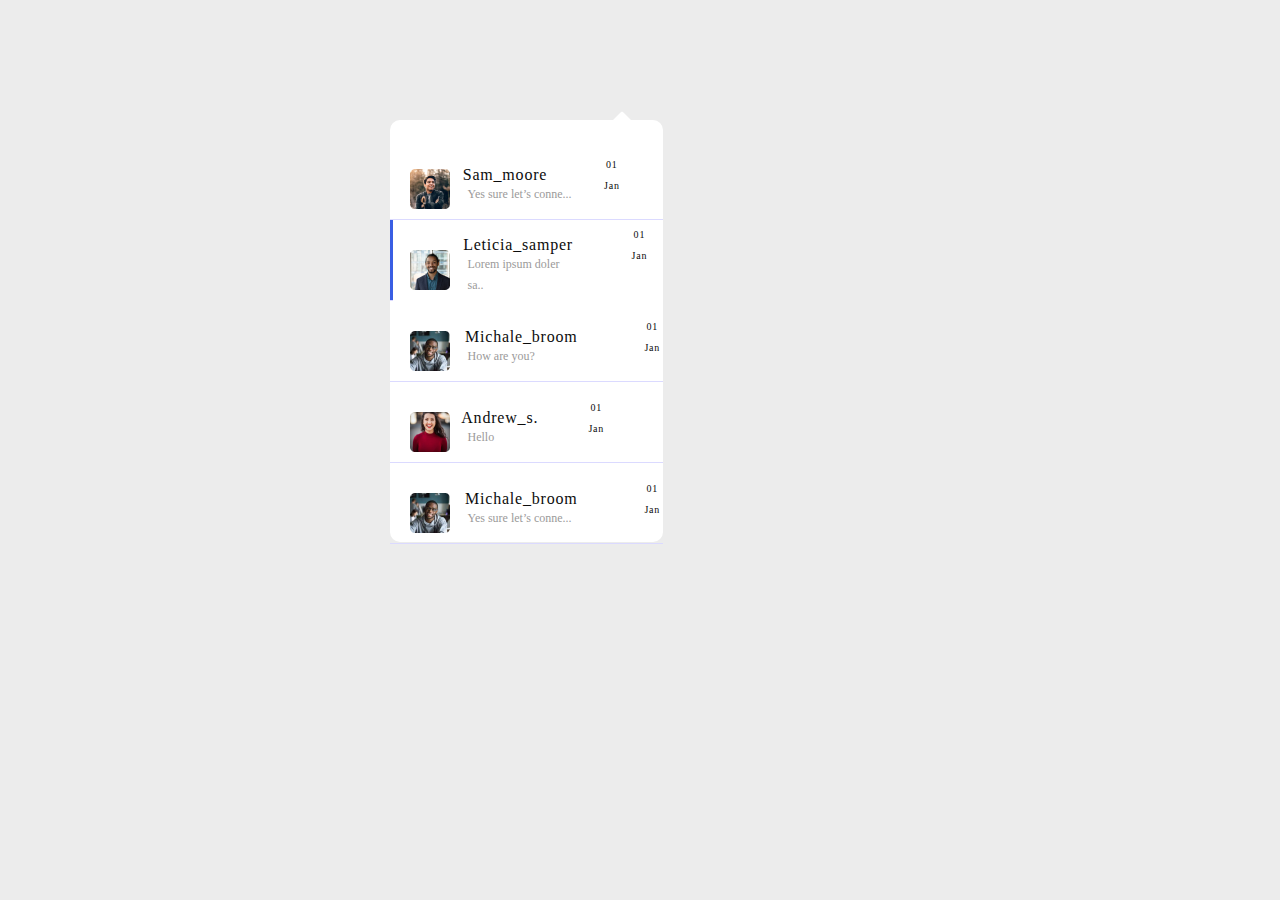
<file: img/Notification Dropdown.html>
<!DOCTYPE html>
<!-- saved from url=(0032)http://127.0.0.1:5501/index.html -->
<html lang="en"><head><meta http-equiv="Content-Type" content="text/html; charset=UTF-8">
	
	<title>Notification Dropdown</title>
	<link rel="stylesheet" href="./Notification Dropdown_files/styles.css">

</head><body>
	<div class="wrapper">

		<div class="notification_wrap">
			<!-- <div class="tringle">

			</div> -->
			<div class="dropdown">
				<img src="./Notification Dropdown_files/Polygon 3.png" alt="" class="tringle">
				<div class="notify_item">
					<div class="notify_img">
						<img src="./Notification Dropdown_files/sammoore.png" alt="profile_pic">
					</div>
					<div class="notify_info">
						<p>Sam_moore<span class="date">01 Jan</span></p>
						<span class="notify_time">Yes sure let’s conne...</span>
					</div>
				</div>
				<div class="notify_item scroll">
					<div class="notify_img">
						<img src="./Notification Dropdown_files/leticia.png" alt="profile_pic">
					</div>
					<div class="notify_info">
						<p>Leticia_samper<span>01 Jan</span></p>
						<span class="notify_time">Lorem ipsum doler sa..</span>
					</div>
				</div>
				<div class="notify_item">
					<div class="notify_img">
						<img src="./Notification Dropdown_files/michal.png" alt="profile_pic">
					</div>
					<div class="notify_info">
						<p>Michale_broom<span>01 Jan</span></p>
						<span class="notify_time"> How are you? </span>
					</div>
				</div>
				<div class="notify_item">
					<div class="notify_img">
						<img src="./Notification Dropdown_files/andrew.png" alt="profile_pic">
					</div>
					<div class="notify_info">
						<p>Andrew_s.<span>01 Jan</span></p>
						<span class="notify_time">Hello</span>
					</div>
				</div>
				<div class="notify_item">
					<div class="notify_img">
						<img src="./Notification Dropdown_files/michal.png" alt="profile_pic">
					</div>
					<div class="notify_info">
						<p>Michale_broom<span>01 Jan</span></p>
						<span class="notify_time">Yes sure let’s conne...</span>
					</div>
				</div>
			</div>
		</div>
	</div>

<!-- Code injected by live-server -->
<script>
	// <![CDATA[  <-- For SVG support
	if ('WebSocket' in window) {
		(function () {
			function refreshCSS() {
				var sheets = [].slice.call(document.getElementsByTagName("link"));
				var head = document.getElementsByTagName("head")[0];
				for (var i = 0; i < sheets.length; ++i) {
					var elem = sheets[i];
					var parent = elem.parentElement || head;
					parent.removeChild(elem);
					var rel = elem.rel;
					if (elem.href && typeof rel != "string" || rel.length == 0 || rel.toLowerCase() == "stylesheet") {
						var url = elem.href.replace(/(&|\?)_cacheOverride=\d+/, '');
						elem.href = url + (url.indexOf('?') >= 0 ? '&' : '?') + '_cacheOverride=' + (new Date().valueOf());
					}
					parent.appendChild(elem);
				}
			}
			var protocol = window.location.protocol === 'http:' ? 'ws://' : 'wss://';
			var address = protocol + window.location.host + window.location.pathname + '/ws';
			var socket = new WebSocket(address);
			socket.onmessage = function (msg) {
				if (msg.data == 'reload') window.location.reload();
				else if (msg.data == 'refreshcss') refreshCSS();
			};
			if (sessionStorage && !sessionStorage.getItem('IsThisFirstTime_Log_From_LiveServer')) {
				console.log('Live reload enabled.');
				sessionStorage.setItem('IsThisFirstTime_Log_From_LiveServer', true);
			}
		})();
	}
	else {
		console.error('Upgrade your browser. This Browser is NOT supported WebSocket for Live-Reloading.');
	}
	// ]]>
</script>


</body></html>
</file>
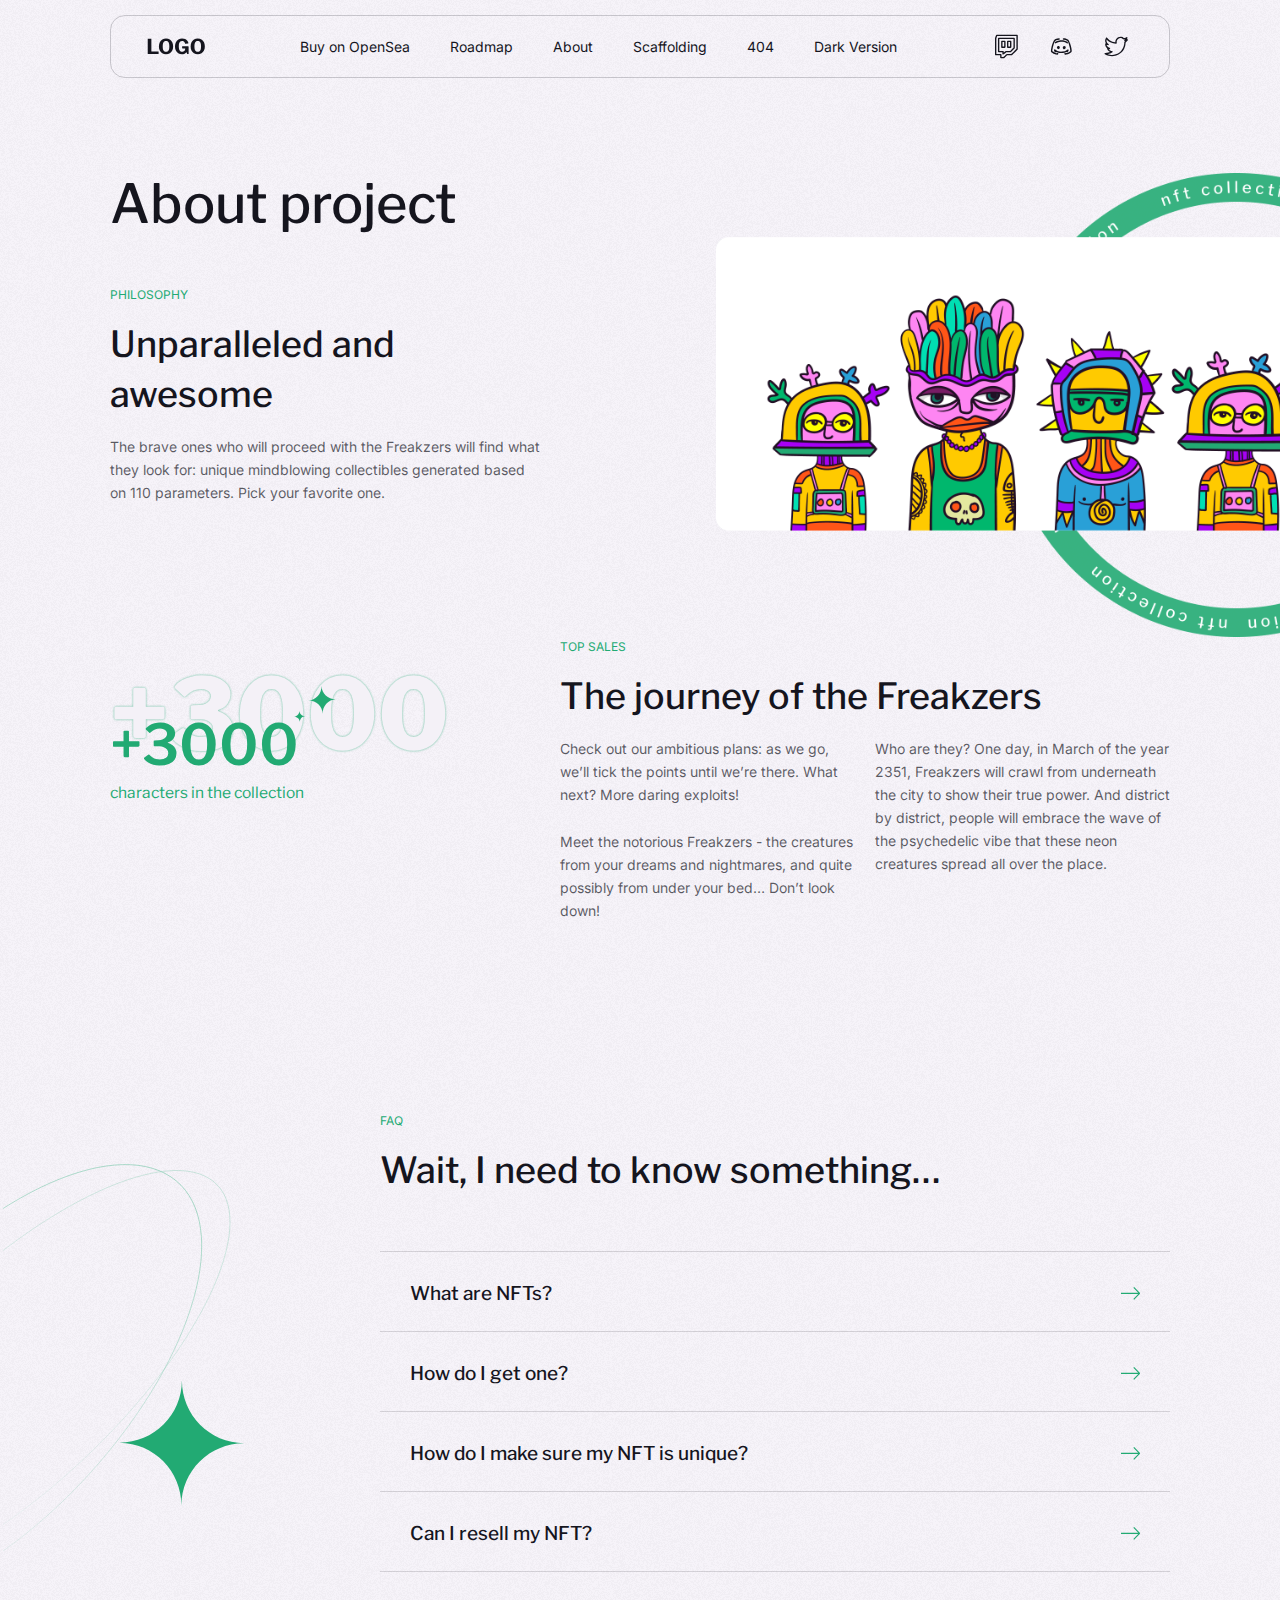
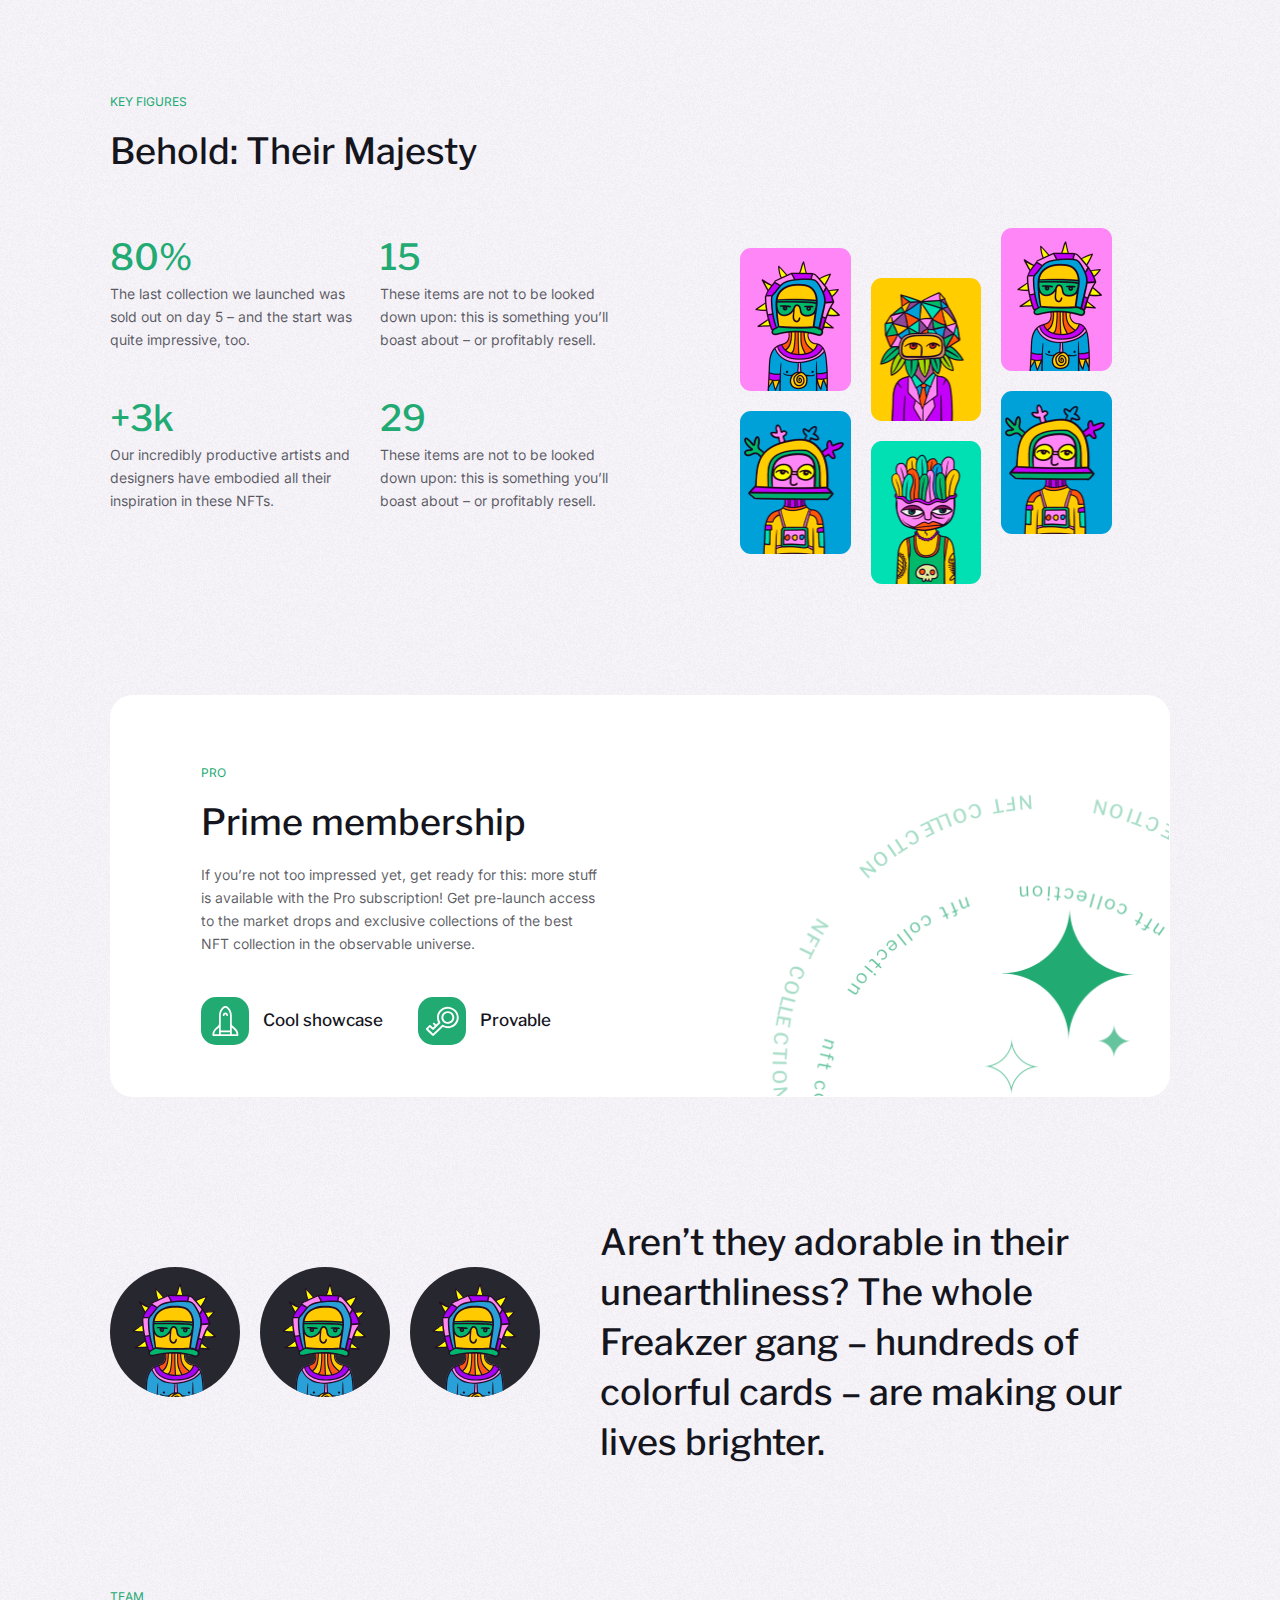
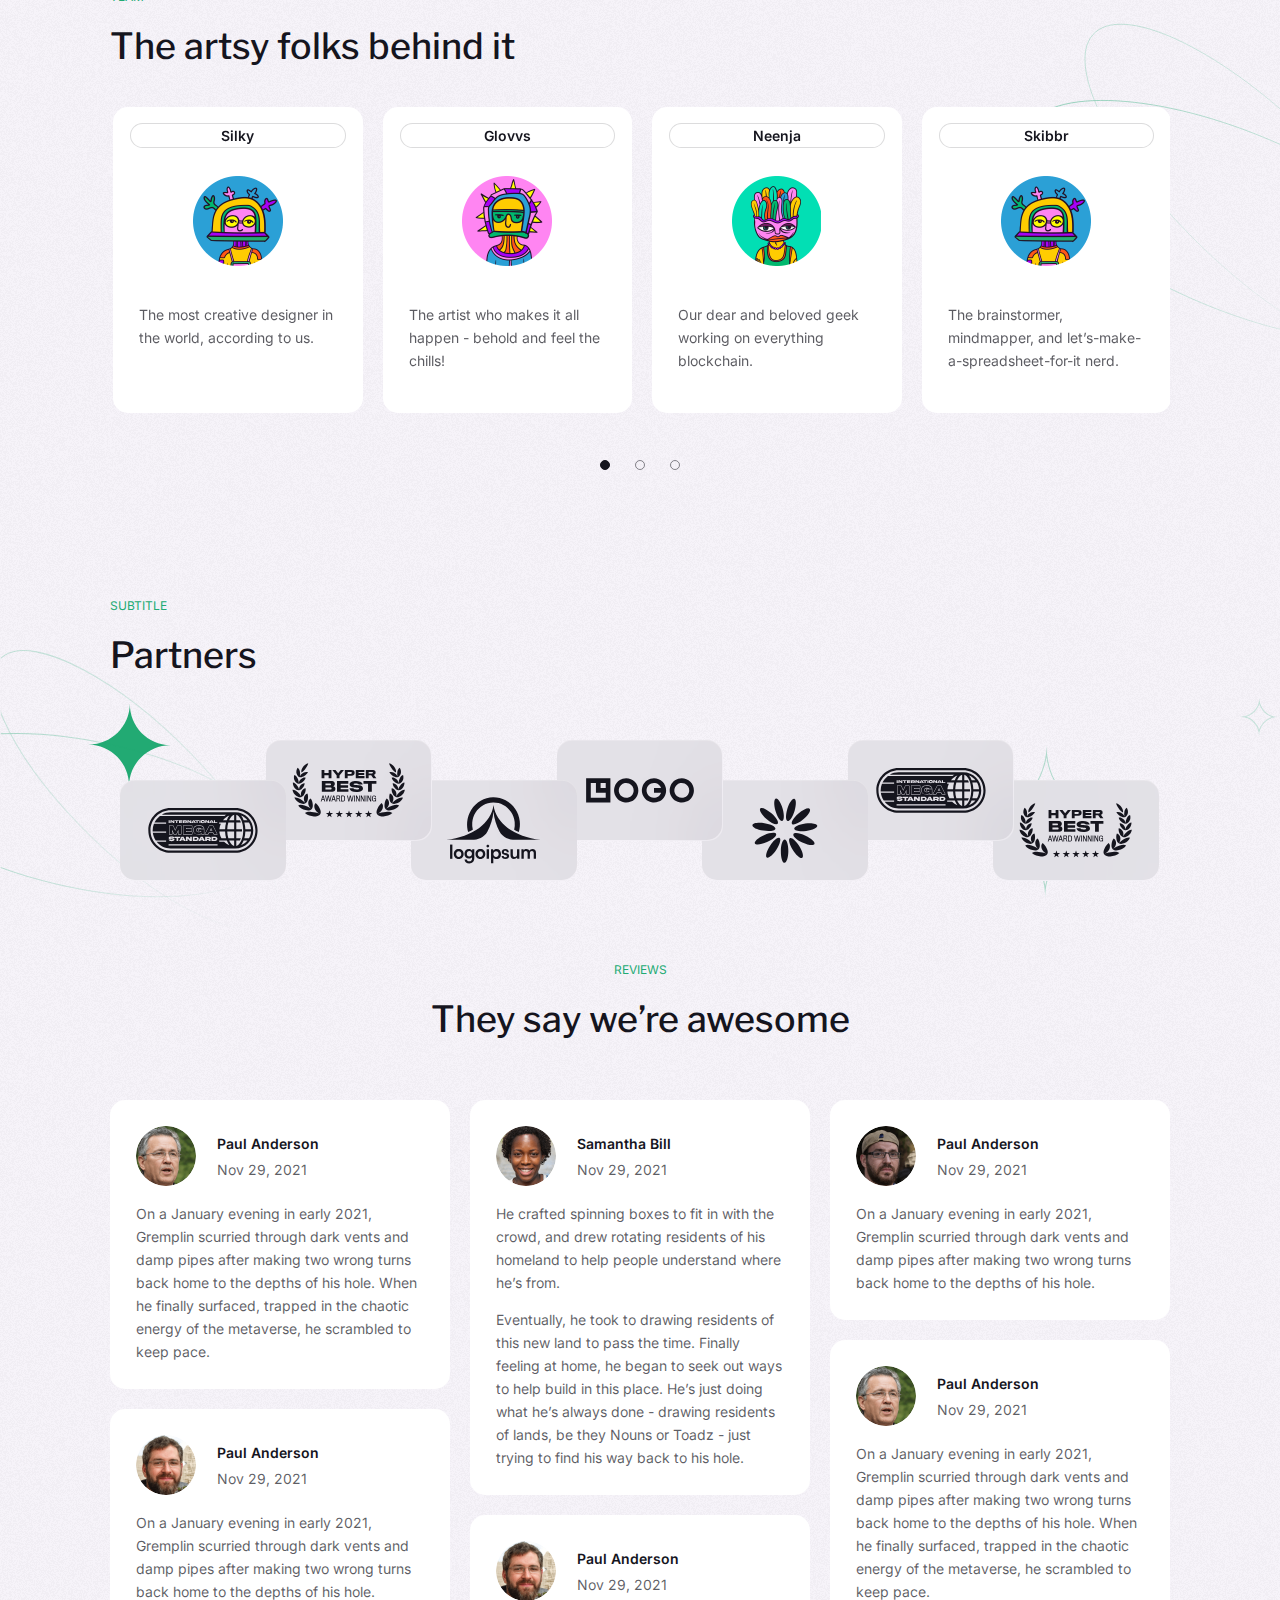
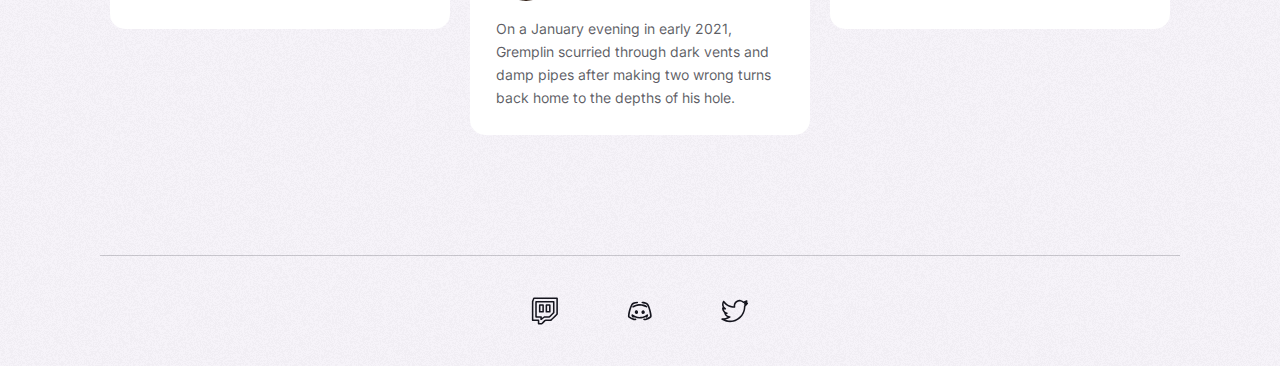
<file: light/about.html>
<!DOCTYPE html>
<html lang="en">
<head>
  <meta charset="UTF-8">
  <meta http-equiv="X-UA-Compatible" content="IE=edge">
  <meta name="viewport" content="width=device-width, initial-scale=1.0">
  <!-- Google Fonts -->
  <link rel="preconnect" href="https://fonts.googleapis.com">
  <link rel="preconnect" href="https://fonts.gstatic.com" crossorigin>
  <link href="https://fonts.googleapis.com/css2?family=Inter&family=Libre+Franklin:wght@500;600;800&display=swap" rel="stylesheet">
  <!-- CSS Styles  -->
  <!-- <link rel="stylesheet" href="css/vendor/bootstrap.min.css"> -->
  <link rel="stylesheet" href="css/vendor/bootstrap-grid.min.css">
  <!-- <link rel="stylesheet" href="css/vendor/bootstrap-reboot.min.css"> -->
  <link rel="stylesheet" href="css/vendor/animate.css">
  <link rel="stylesheet" href="css/vendor/owl.carousel.min.css">
  <link rel="stylesheet" href="css/vendor/owl.theme.default.min.css">
  <link rel="stylesheet" href="css/style.min.css">
  <link rel="icon" href="img/favicon-nft-light.svg">
  <title>About</title>
</head>

<body class="about">
  <div class="container">
  <div class="row">
    <div class="col-12">
      <header class="header">
        <div class="header__wrapper">
          <a class="logo" href="./">
            <img src="img/icons/logo.svg" width="61" height="17" alt="logo" class="logo__img">
          </a>

          <nav class="main-nav">
            <ul class="main-nav__list">
              <li class="main-nav__item">
                <a href="./" class="main-nav__link">Buy on OpenSea</a>
              </li>
              <li class="main-nav__item">
                <a href="./#roadmap" class="main-nav__link">Roadmap</a>
              </li>
              <li class="main-nav__item">
                <a href="./about.html" class="main-nav__link">About</a>
              </li>
              <li class="main-nav__item">
                <a href="./scaffolding.html" class="main-nav__link">Scaffolding</a>
              </li>
              <li class="main-nav__item">
                <a href="./404.html" class="main-nav__link">404</a>
              </li>
              <li class="main-nav__item">
                <a href="/nftizers" class="main-nav__link">Dark Version</a>
              </li>
            </ul>
          </nav>

          <ul class="social-icons">
            <li class="social-icons__item">
              <a href="#" class="social-icons__link">
                <svg width="35" height="35" viewBox="0 0 35 35" fill="none" xmlns="http://www.w3.org/2000/svg">
                  <path d="M17.9011 5.73242C21.2472 5.73242 24.5925 5.73242 27.9386 5.73242C28.5262 5.73242 28.7873 5.9943 28.7873 6.58352C28.7873 11.0602 28.7849 15.5368 28.7921 20.0135C28.7929 20.3264 28.6835 20.5628 28.4703 20.7744C27.1985 22.0398 25.929 23.3077 24.6595 24.5748C24.1749 25.0586 23.6863 25.5376 23.2112 26.0294C23.0084 26.2386 22.7737 26.3065 22.4943 26.3057C21.0907 26.3017 19.6871 26.3065 18.2835 26.3009C18.1118 26.3001 17.9913 26.3472 17.8667 26.4734C17.0428 27.3125 16.2084 28.142 15.3773 28.974C15.1809 29.1704 14.9533 29.2702 14.6643 29.2662C13.7661 29.255 12.8687 29.2622 11.9705 29.2622C11.4356 29.2622 11.1769 29.0027 11.1753 28.4638C11.1737 27.8251 11.1681 27.1863 11.1793 26.5484C11.1825 26.36 11.133 26.2985 10.9366 26.3001C9.57291 26.3081 8.20923 26.3049 6.84556 26.3041C6.24037 26.3041 6.00005 26.0622 6.00005 25.4554C6.00005 20.1005 5.99925 14.7456 6.00404 9.3915C6.00404 9.1903 6.03997 8.97953 6.10624 8.78951C6.39845 7.95598 6.70823 7.12883 7.01243 6.29929C7.16332 5.88651 7.38368 5.73242 7.8236 5.73242C11.1833 5.73242 14.5422 5.73242 17.9011 5.73242ZM27.4156 7.11366C27.3238 7.10887 27.2591 7.10249 27.1937 7.10249C20.9198 7.10169 14.646 7.10248 8.37211 7.09849C8.21961 7.09849 8.15175 7.14719 8.10145 7.28851C7.87949 7.91446 7.64316 8.53641 7.41881 9.16156C7.38368 9.25897 7.36292 9.36755 7.36292 9.47134C7.36053 14.554 7.36133 19.6374 7.35654 24.7201C7.35654 24.9109 7.42041 24.9516 7.59686 24.9508C8.98049 24.9444 10.3641 24.9468 11.7486 24.9476C12.2747 24.9476 12.5294 25.2031 12.531 25.7324C12.5326 26.3648 12.531 26.9963 12.5318 27.6286C12.5318 27.8945 12.5326 27.8945 12.7881 27.8953C13.2935 27.8961 13.7997 27.8897 14.305 27.8985C14.4567 27.9009 14.5693 27.8562 14.6739 27.7516C15.4284 26.9923 16.1973 26.2482 16.935 25.473C17.2767 25.1137 17.628 24.9221 18.1486 24.9356C19.4851 24.9716 20.8224 24.95 22.1597 24.9428C22.2651 24.942 22.3985 24.8973 22.4711 24.8255C23.1969 24.1133 23.913 23.3907 24.6324 22.6729C25.5027 21.8043 26.3729 20.9356 27.2472 20.0718C27.3693 19.9512 27.4188 19.8258 27.4188 19.6518C27.414 15.56 27.4148 11.469 27.4148 7.37713C27.4156 7.29729 27.4156 7.21746 27.4156 7.11366Z" fill="currentColor"/>
                  <path d="M17.3915 8.6883C19.9192 8.6883 22.4478 8.6883 24.9755 8.6883C25.5847 8.6883 25.8266 8.92782 25.8266 9.53221C25.8266 12.626 25.8258 15.719 25.8282 18.8129C25.8282 19.0907 25.766 19.327 25.5576 19.533C24.3815 20.6987 23.2095 21.8691 22.0446 23.046C21.8306 23.2624 21.5943 23.3462 21.2965 23.3438C20.0262 23.3366 18.7552 23.3366 17.4841 23.3462C17.3508 23.347 17.1951 23.3989 17.0873 23.4779C16.2729 24.0759 15.4681 24.6867 14.6594 25.2919C14.5747 25.3558 14.4877 25.4188 14.3951 25.4699C13.936 25.7198 13.4051 25.4212 13.3915 24.8983C13.3795 24.4528 13.3803 24.0065 13.3915 23.561C13.3963 23.3813 13.3316 23.3366 13.1608 23.3374C12.0294 23.3438 10.8989 23.3414 9.76754 23.3406C9.19589 23.3398 8.95557 23.0995 8.95557 22.5262C8.95557 18.1885 8.95557 13.8508 8.95557 9.51305C8.95557 8.94059 9.21026 8.6875 9.78511 8.6875C12.3224 8.6875 14.8566 8.6883 17.3915 8.6883ZM14.7496 23.5011C14.8318 23.4524 14.8725 23.4324 14.9085 23.4061C15.425 23.0196 15.948 22.6428 16.4526 22.2412C16.6865 22.0552 16.9316 21.9865 17.2238 21.9881C18.4741 21.9961 19.7252 21.9937 20.9763 21.9881C21.0674 21.9881 21.1863 21.9657 21.2462 21.9067C22.2809 20.8823 23.3069 19.85 24.3392 18.8232C24.443 18.7202 24.4773 18.6148 24.4773 18.4727C24.4741 15.7582 24.4749 13.0444 24.4749 10.3298C24.4749 10.052 24.4741 10.052 24.1867 10.052C19.6566 10.052 15.1256 10.052 10.5955 10.052C10.3137 10.052 10.3137 10.0528 10.3137 10.3346C10.3137 14.1198 10.3137 17.9051 10.3137 21.6911C10.3137 21.9921 10.3137 21.9921 10.6162 21.9921C11.7404 21.9921 12.8646 21.9945 13.9895 21.9905C14.2785 21.9897 14.5236 22.0719 14.6538 22.3402C14.7176 22.4719 14.7384 22.6316 14.748 22.7801C14.7608 23.0085 14.7496 23.2384 14.7496 23.5011Z" fill="currentColor"/>
                  <path d="M18.0218 15.2867C18.0218 14.3358 18.021 13.3849 18.0218 12.4332C18.0226 11.9063 18.2773 11.6524 18.8074 11.6516C19.7384 11.65 20.6693 11.65 21.601 11.6516C22.1432 11.6524 22.397 11.9063 22.397 12.446C22.3978 14.335 22.3978 16.2233 22.397 18.1123C22.397 18.6536 22.1296 18.9203 21.5875 18.9211C20.6765 18.9219 19.7655 18.9211 18.8537 18.9211C18.2693 18.9211 18.0218 18.6712 18.021 18.0795C18.0218 17.1486 18.0218 16.2177 18.0218 15.2867ZM21.0118 17.551C21.0206 17.4959 21.0262 17.4767 21.0262 17.4568C21.027 16.0276 21.0262 14.5985 21.031 13.1702C21.0318 13.0304 20.9679 13.0049 20.8489 13.0065C20.4434 13.0105 20.0378 13.0185 19.633 13.0033C19.4326 12.9961 19.3727 13.0544 19.3735 13.2588C19.3823 14.5618 19.3783 15.864 19.3783 17.167C19.3783 17.2532 19.3663 17.3426 19.3839 17.4248C19.3943 17.4727 19.4541 17.5446 19.4925 17.5454C19.9954 17.5542 20.4992 17.551 21.0118 17.551Z" fill="currentColor"/>
                  <path d="M16.5416 15.2889C16.5416 16.2262 16.5424 17.1643 16.5416 18.1016C16.5408 18.6637 16.2838 18.9192 15.7241 18.92C14.7995 18.92 13.875 18.9208 12.9512 18.92C12.4418 18.9192 12.1632 18.6406 12.1632 18.1272C12.1624 16.2254 12.1624 14.3228 12.1632 12.421C12.1632 11.9204 12.4275 11.6521 12.9257 11.6505C13.8766 11.6474 14.8275 11.6481 15.7784 11.6505C16.2822 11.6521 16.5392 11.9108 16.5408 12.4154C16.5432 13.3735 16.5416 14.3308 16.5416 15.2889ZM15.1644 17.5508C15.1724 17.4893 15.1828 17.4509 15.1828 17.4134C15.1836 16.0042 15.182 14.5943 15.186 13.1851C15.1868 13.0414 15.1301 13.003 14.9975 13.0054C14.5919 13.011 14.1864 13.0182 13.7808 13.003C13.5764 12.9951 13.5237 13.0613 13.5245 13.2617C13.5333 14.5448 13.5293 15.8278 13.5293 17.1116C13.5293 17.5523 13.5293 17.5523 13.966 17.5523C14.3628 17.5508 14.7604 17.5508 15.1644 17.5508Z" fill="currentColor"/>
                </svg>
              </a>
            </li>
            <li class="social-icons__item">
              <a href="#" class="social-icons__link">
                <svg width="35" height="35" viewBox="0 0 35 35" fill="none" xmlns="http://www.w3.org/2000/svg">
                  <path d="M6.9331 21.6911C6.93549 20.567 7.14228 19.4684 7.40256 18.3817C7.6301 17.4324 7.88719 16.4895 8.17222 15.5554C8.57462 14.2388 9.04807 12.9486 9.68839 11.7247C10.0908 10.955 10.7415 10.4704 11.5032 10.1151C12.6369 9.58573 13.8417 9.37175 15.0832 9.3478C15.5104 9.33982 15.8281 9.65918 15.8305 10.0664C15.8329 10.464 15.5263 10.7729 15.1096 10.7913C14.1539 10.8336 13.2213 10.9765 12.3255 11.3374C11.5024 11.6688 10.9108 12.2268 10.5938 13.0532C10.2489 13.9514 9.90157 14.8512 9.60456 15.7662C9.12392 17.2464 8.76942 18.7618 8.50036 20.2947C8.40775 20.8233 8.3814 21.3638 8.32552 21.8987C8.30875 22.0584 8.37502 22.1805 8.50436 22.2732C9.686 23.1203 10.9515 23.7957 12.3726 24.1446C12.7103 24.2276 13.0489 24.234 13.3906 24.1007C13.761 23.9562 14.1571 24.1502 14.296 24.5023C14.4461 24.8823 14.2824 25.2759 13.9064 25.4484C13.2509 25.7478 12.5778 25.6839 11.9127 25.5171C10.2281 25.0947 8.74308 24.27 7.37462 23.2201C7.03689 22.9606 6.96503 22.5813 6.93389 22.1901C6.92272 22.0241 6.9331 21.8572 6.9331 21.6911Z" fill="currentColor"/>
                  <path d="M27.7269 21.6898C27.6869 22.0115 27.6766 22.3413 27.5959 22.6535C27.5464 22.8467 27.4291 23.0622 27.2758 23.1828C25.8386 24.3102 24.2642 25.1788 22.4622 25.5676C21.8793 25.6938 21.2885 25.7106 20.7217 25.4495C20.3544 25.2802 20.1803 24.9082 20.3089 24.5265C20.4239 24.1848 20.8239 23.9525 21.1808 24.0874C21.7061 24.2862 22.2083 24.188 22.7025 24.0291C23.8682 23.6547 24.942 23.0934 25.9512 22.4004C26.2267 22.2112 26.3512 21.9996 26.2969 21.673C26.1364 20.711 26.0191 19.7393 25.8115 18.7868C25.58 17.7241 25.2877 16.6726 24.9835 15.6275C24.7089 14.6838 24.3752 13.76 23.9496 12.869C23.6494 12.2415 23.2111 11.772 22.5867 11.4742C21.8035 11.0998 20.9724 10.9081 20.1125 10.8299C19.9137 10.8115 19.7149 10.802 19.5153 10.7908C19.0969 10.7676 18.7791 10.4419 18.7903 10.0459C18.8015 9.65625 19.1273 9.3345 19.5392 9.34807C21.0618 9.39677 22.5221 9.68499 23.8322 10.5169C24.3624 10.8539 24.7616 11.3129 25.0163 11.8846C25.3644 12.667 25.7205 13.4479 26.0175 14.2495C26.5332 15.6459 26.942 17.0774 27.2638 18.5321C27.4905 19.5708 27.6877 20.6159 27.7269 21.6898Z" fill="currentColor"/>
                  <path d="M12.1016 22.8904C11.7822 23.2897 11.4245 23.4078 11.0852 23.2106C10.9399 23.1268 10.8162 22.9942 10.7036 22.8657C10.2764 22.3747 10.0329 21.8014 9.96984 21.1539C9.9427 20.8729 10.0992 20.5886 10.3507 20.4625C10.6565 20.31 10.9447 20.3515 11.2082 20.5631C11.902 21.1204 12.6613 21.5675 13.4804 21.9124C15.0469 22.5727 16.6828 22.7587 18.3651 22.611C20.0377 22.4641 21.5587 21.8964 22.9359 20.9415C23.1052 20.8242 23.2657 20.6948 23.4301 20.5703C23.7215 20.3499 24.0457 20.3156 24.322 20.4912C24.6094 20.6741 24.6788 20.9463 24.6365 21.2713C24.5415 21.9922 24.2261 22.5958 23.7016 23.0948C23.3926 23.3886 22.9 23.3687 22.6477 23.0302C22.5471 22.8952 22.4689 22.9 22.3371 22.9671C21.1587 23.5731 19.9052 23.9388 18.5894 24.0593C16.6692 24.2358 14.7906 24.0569 12.9974 23.2904C12.6972 23.1627 12.4034 23.0254 12.1016 22.8904Z" fill="currentColor"/>
                  <path d="M23.1763 14.4983C23.031 14.44 22.8737 14.4017 22.7427 14.321C20.8625 13.1609 18.817 12.6883 16.6238 12.8671C14.9104 13.0069 13.304 13.5091 11.811 14.3673C11.4533 14.5733 11.0038 14.4599 10.8018 14.1134C10.6022 13.7717 10.7092 13.3302 11.0621 13.1226C12.3475 12.3681 13.7328 11.8795 15.1922 11.5993C17.0725 11.2376 18.9359 11.2959 20.7755 11.846C21.7607 12.1406 22.6892 12.5661 23.5595 13.1162C23.8749 13.3158 23.9962 13.6288 23.8956 13.9546C23.7966 14.2707 23.5268 14.4655 23.1763 14.4983Z" fill="currentColor"/>
                  <path d="M20.26 20.174C19.8105 20.1708 19.4576 19.972 19.1742 19.6342C18.676 19.0386 18.6616 18.0766 19.1391 17.465C19.7874 16.6346 20.9331 16.7097 21.4744 17.6183C21.8856 18.3081 21.7674 19.2247 21.195 19.7875C20.9554 20.0231 20.597 20.1708 20.26 20.174Z" fill="currentColor"/>
                  <path d="M14.4315 20.1821C13.7888 20.1454 13.3824 19.8548 13.1118 19.3582C12.7078 18.618 12.9281 17.6097 13.594 17.1386C14.1209 16.7665 14.8076 16.8057 15.2826 17.2416C16.1728 18.0576 15.9429 19.648 14.8491 20.0759C14.6982 20.135 14.5321 20.1574 14.4315 20.1821Z" fill="currentColor"/>
                </svg>
              </a>
            </li>
            <li class="social-icons__item">
              <a href="#" class="social-icons__link">
                <svg width="35" height="35" viewBox="0 0 35 35" fill="none" xmlns="http://www.w3.org/2000/svg">
                  <path d="M10.9466 22.9702C10.6105 22.7602 10.2592 22.571 9.94141 22.3355C9.02485 21.6576 8.40529 20.7642 8.08592 19.668C8.05479 19.5626 8.02924 19.4357 8.05878 19.3359C8.11068 19.157 8.04441 19.0692 7.91586 18.9542C6.72544 17.8851 6.13223 16.5462 6.15538 14.9438C6.16097 14.5454 6.41487 14.337 6.82206 14.2668C6.78932 14.1933 6.76616 14.1359 6.73902 14.08C5.87914 12.3219 5.95259 10.6029 6.95938 8.92626C7.21407 8.50231 7.78892 8.46559 8.08832 8.8584C8.80689 9.80132 9.63961 10.6269 10.6065 11.3119C11.4624 11.9187 12.3877 12.3945 13.3801 12.7386C14.2576 13.0428 15.1574 13.24 16.0827 13.3159C16.1418 13.3207 16.2025 13.3199 16.2616 13.3191C16.2728 13.3191 16.2847 13.3079 16.2959 13.3023C16.3175 12.9726 16.3159 12.6388 16.3654 12.3139C16.6392 10.5127 17.5901 9.18335 19.1997 8.33704C20.157 7.83325 21.1869 7.66239 22.256 7.8077C23.2085 7.93704 24.0812 8.28834 24.8261 8.9063C25.0376 9.08195 25.2213 9.14263 25.4784 9.02766C26.1378 8.73225 26.8093 8.46239 27.4672 8.16378C27.9255 7.9562 28.4197 8.18854 28.4772 8.67476C28.4923 8.80091 28.4596 8.93983 28.4221 9.06359C28.3622 9.25999 28.2855 9.45241 28.2041 9.64163C28.1259 9.82287 28.0324 9.99772 27.9279 10.2117C28.0141 10.1869 28.0724 10.1702 28.1306 10.155C28.4165 10.08 28.6983 10.183 28.8668 10.4233C29.0392 10.6692 29.048 10.9319 28.8676 11.1842C28.3015 11.9794 27.6293 12.678 26.8788 13.2991C26.7063 13.4412 26.6249 13.5849 26.6225 13.8157C26.6001 15.9674 26.0883 18.0001 25.0967 19.9083C24.3853 21.2768 23.46 22.4872 22.335 23.5418C20.5969 25.1714 18.5714 26.282 16.2552 26.8456C14.0771 27.3758 11.8919 27.3654 9.71706 26.8273C8.347 26.4887 7.05678 25.9466 5.85838 25.1953C5.54061 24.9965 5.40967 24.7115 5.4983 24.4097C5.5941 24.0832 5.86317 23.8899 6.24081 23.8979C7.26357 23.9203 8.27595 23.8373 9.26437 23.5674C9.83842 23.4109 10.4013 23.2137 10.969 23.0349C10.9618 23.0133 10.9538 22.9917 10.9466 22.9702ZM8.75419 25.0955C8.86437 25.1395 8.92345 25.1706 8.98653 25.1866C9.66198 25.3582 10.331 25.5618 11.0145 25.6895C12.949 26.052 14.858 25.8884 16.7262 25.2951C18.9123 24.6005 20.7614 23.375 22.2664 21.6456C23.6612 20.0448 24.5762 18.1957 25.0145 16.1175C25.2109 15.1849 25.2971 14.2372 25.2676 13.2824C25.2588 12.9869 25.3594 12.7586 25.6077 12.5838C25.8145 12.4384 25.9997 12.2628 26.1945 12.0999C26.0476 12.0432 25.9207 12.0488 25.8001 12.0233C25.6803 11.9977 25.5486 11.9666 25.4536 11.8955C25.0592 11.6001 25.0808 11.0676 25.4847 10.781C25.6923 10.6332 25.8951 10.4776 26.0995 10.3251C26.0891 10.3075 26.0788 10.2899 26.0684 10.2732C26.0133 10.2867 25.9574 10.2987 25.9023 10.3147C25.654 10.3865 25.4073 10.4656 25.1566 10.5319C24.8676 10.6077 24.6121 10.5646 24.3925 10.3323C24.0229 9.94183 23.5925 9.62646 23.0903 9.43165C21.658 8.87516 20.3031 9.03724 19.1135 10.0113C17.9183 10.9893 17.4823 12.2867 17.7546 13.8109C17.8552 14.373 17.5638 14.7426 16.9969 14.7331C14.969 14.6979 13.0488 14.2348 11.2508 13.2863C9.95659 12.6037 8.81406 11.7255 7.82085 10.6508C7.78891 10.6165 7.7474 10.5901 7.68992 10.5446C7.48872 11.2057 7.46078 11.846 7.5997 12.484C7.84002 13.5897 8.47315 14.4185 9.44081 14.9989C9.74421 15.181 9.85998 15.482 9.76497 15.8005C9.67715 16.0951 9.40409 16.2947 9.05997 16.2668C8.65758 16.2332 8.25838 16.1638 7.85758 16.1087C7.7977 16.1007 7.73782 16.0879 7.65558 16.0736C7.67235 16.1478 7.67554 16.1877 7.69071 16.2229C7.77614 16.4313 7.8472 16.6492 7.95499 16.8456C8.52505 17.8828 9.38652 18.5358 10.5506 18.7826C10.9738 18.872 11.1901 19.1323 11.1734 19.5107C11.1574 19.8692 10.8923 20.1167 10.4708 20.1662C10.2688 20.1893 10.0668 20.2085 9.83363 20.2333C9.8999 20.337 9.94461 20.4241 10.0045 20.4991C10.7678 21.466 11.765 21.969 12.9969 22.0065C13.3131 22.0161 13.5678 22.2013 13.646 22.472C13.7362 22.7834 13.6452 23.0732 13.3841 23.2448C12.3662 23.9131 11.2684 24.4137 10.1003 24.7538C9.67075 24.8784 9.23642 24.9742 8.75419 25.0955Z" fill="currentColor"/>
                </svg>
              </a>
            </li>
          </ul>

          <button class="mobile-menu__btn open" type="button" aria-label="Open Menu"></button>

        </div>
      </header>
    </div>
  </div>
</div>



  <main>

    <section class="main-about">
      <div class="container">
        <div class="row">
          <div class="col-12 col-lg-5">
            <div class="main-about__text-block">
              <h1 class="nft-h1">About project </h1>
              <h4 class="nft-h4">PHILOSOPHY</h4>
              <h2 class="nft-h2">Unparalleled and awesome</h2>
              <div class="main-about__desc">
                <p>
                  The brave ones who will proceed with the Freakzers will find what they look for: unique mindblowing collectibles generated based on 110 parameters. Pick your favorite one.
                </p>
              </div>
            </div>
          </div>
          <div class="col-12 col-lg-7">
            <img class="main-about__img d-block" src="img/about/img-main-about.png" alt="main-about-image">
          </div>
        </div>
      </div>
    </section>

    <section class="freakzers">
      <div class="container">
        <div class="row">
          <div class="col-12 col-lg-5 order-1 order-lg-0">
            <div class="freakzers__number">
              +3000
              <span>
                +3000
              </span>
            </div>
            <div class="freakzers__number-text">
              characters in the collection
            </div>
          </div>
          <div class="col-12 col-lg-7  order-0 order-lg-1">
            <h2 class="nft-h4">TOP SALES</h2>
            <h3 class="nft-h2">The journey of the Freakzers</h3>
            <div class="row">
              <div class="col-12 col-xl-6">
                <div class="freakzers__desc">
                  <p>
                    Check out our ambitious plans: as we go, we’ll tick the points until we’re there. What next? More daring exploits!
                  </p>
                  <p>
                    Meet the notorious Freakzers - the creatures from your dreams and nightmares, and quite possibly from under your bed… Don’t look down!
                  </p>
                </div>
              </div>
              <div class="col-12 col-xl-6">
                <div class="freakzers__desc">
                  <p>
                    Who are they? One day, in March of the year 2351, Freakzers will crawl from underneath the city to show their true power. And district by district, people will embrace the wave of the psychedelic vibe that these neon creatures spread all over the place.
                  </p>
                </div>
              </div>
            </div>
          </div>
        </div>
      </div>
    </section>

    <section class="faq faq-about">
      <div class="container">
        <div class="row justify-content-end">
          <div class="col-12 col-lg-9">
            <h2 class="faq__title nft-h4 wow animate__animated animate__fadeInDown ">FAQ</h2>
            <h3 class="faq__subtitle nft-h2 wow animate__animated animate__fadeInUp">Wait, I need to know something…</h3>
          </div>
          <div class="col-12 col-lg-9">
            <div class="faq__list-item wow animate__animated animate__fadeInUp">
              <div class="faq__list-item-title">
                What are NFTs?
                <svg width="19" height="13" viewBox="0 0 19 13" fill="none" xmlns="http://www.w3.org/2000/svg">
                  <path fill-rule="evenodd" clip-rule="evenodd" d="M13.1667 12.7273L19 6.78384V5.94344L13.1667 0L12.3418 0.840402L17.1788 5.76989H0V6.95857H17.18L12.3407 11.8869L13.1655 12.7273H13.1667Z" fill="currentColor"/>
                </svg>
              </div>
              <div class="faq__list-item-desc">
                <p>Check out our ambitious plans: as we go, we’ll tick the points until we’re there. What next? More daring exploits!</p>
                <p>Check out our ambitious plans: as we go, we’ll tick the points until we’re there. What next? More daring exploits!</p>
              </div>
            </div>
            <div class="faq__list-item wow animate__animated animate__fadeInUp">
              <div class="faq__list-item-title">
                How do I get one?
                <svg width="19" height="13" viewBox="0 0 19 13" fill="none" xmlns="http://www.w3.org/2000/svg">
                  <path fill-rule="evenodd" clip-rule="evenodd" d="M13.1667 12.7273L19 6.78384V5.94344L13.1667 0L12.3418 0.840402L17.1788 5.76989H0V6.95857H17.18L12.3407 11.8869L13.1655 12.7273H13.1667Z" fill="currentColor"/>
                </svg>
              </div>
              <div class="faq__list-item-desc">
                <p>Check out our ambitious plans: as we go, we’ll tick the points until we’re there. What next? More daring exploits!</p>
                <p>Check out our ambitious plans: as we go, we’ll tick the points until we’re there. What next? More daring exploits!</p>
              </div>
            </div>
            <div class="faq__list-item wow animate__animated animate__fadeInUp">
              <div class="faq__list-item-title">
                How do I make sure my NFT is unique?
                <svg width="19" height="13" viewBox="0 0 19 13" fill="none" xmlns="http://www.w3.org/2000/svg">
                  <path fill-rule="evenodd" clip-rule="evenodd" d="M13.1667 12.7273L19 6.78384V5.94344L13.1667 0L12.3418 0.840402L17.1788 5.76989H0V6.95857H17.18L12.3407 11.8869L13.1655 12.7273H13.1667Z" fill="currentColor"/>
                </svg>
              </div>
              <div class="faq__list-item-desc">
                <p>Check out our ambitious plans: as we go, we’ll tick the points until we’re there. What next? More daring exploits!</p>
                <p>Check out our ambitious plans: as we go, we’ll tick the points until we’re there. What next? More daring exploits!</p>
              </div>
            </div>
            <div class="faq__list-item wow animate__animated animate__fadeInUp">
              <div class="faq__list-item-title">
                Can I resell my NFT?
                <svg width="19" height="13" viewBox="0 0 19 13" fill="none" xmlns="http://www.w3.org/2000/svg">
                  <path fill-rule="evenodd" clip-rule="evenodd" d="M13.1667 12.7273L19 6.78384V5.94344L13.1667 0L12.3418 0.840402L17.1788 5.76989H0V6.95857H17.18L12.3407 11.8869L13.1655 12.7273H13.1667Z" fill="currentColor"/>
                </svg>
              </div>
              <div class="faq__list-item-desc">
                <p>Check out our ambitious plans: as we go, we’ll tick the points until we’re there. What next? More daring exploits!</p>
                <p>Check out our ambitious plans: as we go, we’ll tick the points until we’re there. What next? More daring exploits!</p>
              </div>
            </div>
          </div>
        </div>
      </div>
    </section>

    <section class="key-figures-about">
      <div class="container">
        <div class="row justify-content-xl-between">
          <div class="col-12 col-xl-6">
            <h2 class="pro__title nft-h4 wow animate__animated animate__fadeInDown ">KEY FIGURES</h2>
            <h3 class="pro__subtitle nft-h2 wow animate__animated animate__fadeInUp">Behold: Their Majesty</h3>
            <div class="row">
              <div class="col-12 col-lg-6">
                <div class="key-figures-about__text-box">
                  <div class="key-figures-about__text-box-number nft-h2">
                    80%
                  </div>
                  <div class="key-figures-about__text-box-desc">
                    The last collection we launched was sold out on day 5 – and the start was quite impressive, too.
                  </div>
                </div>
              </div>
              <div class="col-12 col-lg-6">
                <div class="key-figures-about__text-box">
                  <div class="key-figures-about__text-box-number nft-h2">
                    15
                  </div>
                  <div class="key-figures-about__text-box-desc">
                    These items are not to be looked down upon: this is something you’ll boast about – or profitably resell.
                  </div>
                </div>
              </div>
              <div class="col-12 col-lg-6">
                <div class="key-figures-about__text-box">
                  <div class="key-figures-about__text-box-number nft-h2">
                    +3k
                  </div>
                  <div class="key-figures-about__text-box-desc">
                    Our incredibly productive artists and designers have embodied all their inspiration in these NFTs.
                  </div>
                </div>
              </div>
              <div class="col-12 col-lg-6">
                <div class="key-figures-about__text-box">
                  <div class="key-figures-about__text-box-number nft-h2">
                    29
                  </div>
                  <div class="key-figures-about__text-box-desc">
                    These items are not to be looked down upon: this is something you’ll boast about – or profitably resell.
                  </div>
                </div>
              </div>
            </div>
          </div>
          <div class="col-12 col-xl-5 align-self-xl-end">
            <div class="row key-figures-about__cards p-relative">
              <div class="col-6 col-sm-4">
                <div class="key-figures-about__card">
                  <img class="key-figures-about__card-img" src="img/homepage/2.jpg" alt="nft-1">
                </div>
              </div>
              <div class="col-6 col-sm-4">
                <div class="key-figures-about__card">
                  <img class="key-figures-about__card-img" src="img/homepage/4.jpg" alt="nft-2">
                </div>
              </div>
              <div class="col-6 col-sm-4">
                <div class="key-figures-about__card">
                  <img class="key-figures-about__card-img" src="img/homepage/2.jpg" alt="nft-3">
                </div>
              </div>
              <div class="col-6 col-sm-4">
                <div class="key-figures-about__card">
                  <img class="key-figures-about__card-img" src="img/homepage/3.jpg" alt="nft-4">
                </div>
              </div>
              <div class="col-6 col-sm-4">
                <div class="key-figures-about__card">
                  <img class="key-figures-about__card-img" src="img/homepage/1.jpg" alt="nft-5">
                </div>
              </div>
              <div class="col-6 col-sm-4">
                <div class="key-figures-about__card">
                  <img class="key-figures-about__card-img" src="img/homepage/3.jpg" alt="nft-6">
                </div>
              </div>
            </div>
          </div>
        </div>
      </div>
    </section>

    <section class="pro pro-about">
      <div class="container">
        <div class="row">
          <div class="col-12">
            <div class="pro__box d-flex flex-wrap">
              <div class="col-12 col-md-7">
                <div class="pro__text-block">
                  <h2 class="pro__title nft-h4 wow animate__animated animate__fadeInDown ">PRO</h2>
                  <h3 class="pro__subtitle nft-h2 wow animate__animated animate__fadeInUp">Prime membership</h3>
                  <p class="pro__desc wow animate__animated animate__fadeInUp">
                    If you’re not too impressed yet, get ready for this: more stuff is available with the Pro subscription! Get pre-launch access to the market drops and exclusive collections of the best NFT collection in the observable universe.
                  </p>
                  <ul class="pro-about__lists">
                    <li class="pro-about__lists-item">
                      <span class="pro-about__wrapper-icon"><img class="pro-about__icon d-block" src="img/icons/icon-rocket.svg" alt="rocket"></span><span class="nft-h3">Cool showcase</span>
                    </li>
                    <li class="pro-about__lists-item">
                      <span class="pro-about__wrapper-icon"><img class="pro-about__icon d-block" src="img/icons/icon-key.svg" alt="key"></span><span class="nft-h3">Provable</span>
                    </li>
                  </ul>
                </div>
              </div>
              <div class="col-12 col-md-5 d-flex justify-content-end align-items-end pe-0">
                <img class="pro__img d-block" src="img/about/img-pro-about.png" alt="pro">
              </div>
            </div>
          </div>
        </div>
      </div>
    </section>

    <section class="text-about">
      <div class="container">
        <div class="row align-items-xl-center">
          <div class="col-12 col-xl-5">
            <div class="row">
              <div class="col-4">
                <div class="text-about__wrapper-avatar">
                  <img src="img/about/avatar.svg" alt="avatar-1">
                </div>
              </div>
              <div class="col-4">
                <div class="text-about__wrapper-avatar">
                  <img src="img/about/avatar.svg" alt="avatar-2">
                </div>
              </div>
              <div class="col-4">
                <div class="text-about__wrapper-avatar">
                  <img src="img/about/avatar.svg" alt="avatar-3">
                </div>
              </div>
            </div>
          </div>
          <div class="col-12 col-xl-7">
            <h2 class="text-about__desc nft-h2">
              Aren’t they adorable in their unearthliness? The whole Freakzer gang – hundreds of colorful cards – are making our lives brighter.
            </h2>
          </div>
        </div>
      </div>
    </section>

    <section class="team">
      <div class="container">
        <div class="row">
          <div class="col-12">
            <h2 class="team__title nft-h4 wow animate__animated animate__fadeInDown ">TEAM</h2>
            <h3 class="team__subtitle nft-h2 wow animate__animated animate__fadeInUp">The artsy folks behind it</h3>
          </div>
        </div>
        <div class="team-carousel owl-carousel owl-theme">
          <div class="team__card">
            <div class="team__card-nickname">
              Silky
            </div>
            <img class="team__card-avatar" src="img/homepage/avatar-1.png" alt="team-avatar-1">
            <div class="team__card-desc">
              <p>
                The most creative designer in the world, according to us.
              </p>
            </div>
          </div>

          <div class="team__card">
            <div class="team__card-nickname">
              Glovvs
            </div>
            <img class="team__card-avatar" src="img/homepage/avatar-2.png" alt="team-avatar-2">
            <div class="team__card-desc">
              <p>
                The artist who makes it all happen - behold and feel the chills!
              </p>
            </div>
          </div>

          <div class="team__card">
            <div class="team__card-nickname">
              Neenja
            </div>
            <img class="team__card-avatar" src="img/homepage/avatar-3.png" alt="team-avatar-3">
            <div class="team__card-desc">
              <p>
                Our dear and beloved geek working on everything blockchain.
              </p>
            </div>
          </div>

          <div class="team__card">
            <div class="team__card-nickname">
              Skibbr
            </div>
            <img class="team__card-avatar" src="img/homepage/avatar-4.png" alt="team-avatar-4">
            <div class="team__card-desc">
               <p>
                The brainstormer, mindmapper, and let’s-make-a-spreadsheet-for-it nerd.
              </p>
            </div>
          </div>

          <div class="team__card">
            <div class="team__card-nickname">
              Neenja
            </div>
            <img class="team__card-avatar" src="img/homepage/avatar-3.png" alt="team-avatar-3">
            <div class="team__card-desc">
              <p>
                Our dear and beloved geek working on everything blockchain.
              </p>
            </div>
          </div>

          <div class="team__card">
            <div class="team__card-nickname">
              Skibbr
            </div>
            <img class="team__card-avatar" src="img/homepage/avatar-4.png" alt="team-avatar-4">
            <div class="team__card-desc">
              <p>
                The brainstormer, mindmapper, and let’s-make-a-spreadsheet-for-it nerd.
              </p>
            </div>
          </div>

          <div class="team__card">
            <div class="team__card-nickname">
              Neenja
            </div>
            <img class="team__card-avatar" src="img/homepage/avatar-3.png" alt="team-avatar-3">
            <div class="team__card-desc">
              <p>
                Our dear and beloved geek working on everything blockchain.
              </p>
            </div>
          </div>

          <div class="team__card">
            <div class="team__card-nickname">
              Skibbr
            </div>
            <img class="team__card-avatar" src="img/homepage/avatar-4.png" alt="team-avatar-4">
            <div class="team__card-desc">
              <p>
                The brainstormer, mindmapper, and let’s-make-a-spreadsheet-for-it nerd.
              </p>
            </div>
          </div>

          <div class="team__card">
            <div class="team__card-nickname">
              Glovvs
            </div>
            <img class="team__card-avatar" src="img/homepage/avatar-2.png" alt="team-avatar-2">
            <div class="team__card-desc">
              <p>
                The artist who makes it all happen - behold and feel the chills!
              </p>
            </div>
          </div>

        </div>
      </div>
    </section>

    <section class="partners-about">
      <div class="container">
        <div class="row">
          <div class="col-12">
            <h2 class="partners-about__title nft-h4 wow animate__animated animate__fadeInDown ">Subtitle</h2>
            <h3 class="partners-about__subtitle nft-h2 wow animate__animated animate__fadeInUp">Partners</h3>
          </div>
        </div>
        <div class="row partners-about__cards">
          <div class="partners-about__card">
            <img class="partners-about__card-img svg" src="img/homepage/partners-1.svg" alt="partners-1">
          </div>
          <div class="partners-about__card">
            <img class="partners-about__card-img svg" src="img/homepage/partners-2.svg" alt="partners-2">
          </div>
          <div class="partners-about__card">
            <img class="partners-about__card-img svg" src="img/homepage/partners-3.svg" alt="partners-3">
          </div>
          <div class="partners-about__card">
            <img class="partners-about__card-img svg" src="img/homepage/partners-4.svg" alt="partners-4">
          </div>
          <div class="partners-about__card">
            <img class="partners-about__card-img svg" src="img/homepage/partners-5.svg" alt="partners-5">
          </div>
          <div class="partners-about__card">
            <img class="partners-about__card-img svg" src="img/homepage/partners-1.svg" alt="partners-6">
          </div>
          <div class="partners-about__card">
            <img class="partners-about__card-img svg" src="img/homepage/partners-2.svg" alt="partners-7">
          </div>
        </div>
      </div>
    </section>

    <section class="reviews">
      <div class="container">
        <div class="row">
          <div class="col-12">
            <h2 class="reviews__title nft-h4 wow animate__animated animate__fadeInDown">REVIEWS</h2>
            <h3 class="reviews__subtitle nft-h2 wow animate__animated animate__fadeInUp">They say we’re awesome</h3>
          </div>
        </div>
        <div class="reviews__wrapper-cards">

          <div class="reviews__card">
            <div class="reviews__card-header">
              <img class="reviews__card-img" src="img/homepage/review-1.png" alt="review-1">
              <div>
                <div class="reviews__card-name">
                  Paul Anderson
                </div>
                <div class="reviews__card-date">
                  Nov 29, 2021
                </div>
              </div>
            </div>
            <div class="reviews__card-desc">
              <p>
                On a January evening in early 2021, Gremplin scurried through dark vents and damp pipes after making two wrong turns back home to the depths of his hole. When he finally surfaced, trapped in the chaotic energy of the metaverse, he scrambled to keep pace.
              </p>
            </div>
          </div>

          <div class="reviews__card">
            <div class="reviews__card-header">
              <img class="reviews__card-img" src="img/homepage/review-3.png" alt="review-2">
              <div>
                <div class="reviews__card-name">
                  Paul Anderson
                </div>
                <div class="reviews__card-date">
                  Nov 29, 2021
                </div>
              </div>
            </div>
            <div class="reviews__card-desc">
              <p>
                On a January evening in early 2021, Gremplin scurried through dark vents and damp pipes after making two wrong turns back home to the depths of his hole.
              </p>
            </div>
          </div>

          <div class="reviews__card">
            <div class="reviews__card-header">
              <img class="reviews__card-img" src="img/homepage/review-2.png" alt="review-3">
              <div>
                <div class="reviews__card-name">
                  Samantha Bill
                </div>
                <div class="reviews__card-date">
                  Nov 29, 2021
                </div>
              </div>
            </div>
            <div class="reviews__card-desc">
              <p>
                He crafted spinning boxes to fit in with the crowd, and drew rotating residents of his homeland to help people understand where he’s from.
              </p>
              <p>
                Eventually, he took to drawing residents of this new land to pass the time. Finally feeling at home, he began to seek out ways to help build in this place. He’s just doing what he’s always done - drawing residents of lands, be they Nouns or Toadz - just trying to find his way back to his hole.
              </p>
            </div>
          </div>

          <div class="reviews__card">
            <div class="reviews__card-header">
              <img class="reviews__card-img" src="img/homepage/review-3.png" alt="review-4">
              <div>
                <div class="reviews__card-name">
                  Paul Anderson
                </div>
                <div class="reviews__card-date">
                  Nov 29, 2021
                </div>
              </div>
            </div>
            <div class="reviews__card-desc">
              <p>
                On a January evening in early 2021, Gremplin scurried through dark vents and damp pipes after making two wrong turns back home to the depths of his hole.
              </p>
            </div>
          </div>

          <div class="reviews__card">
            <div class="reviews__card-header">
              <img class="reviews__card-img" src="img/homepage/review-4.png" alt="review-5">
              <div>
                <div class="reviews__card-name">
                  Paul Anderson
                </div>
                <div class="reviews__card-date">
                  Nov 29, 2021
                </div>
              </div>
            </div>
            <div class="reviews__card-desc">
              <p>
                On a January evening in early 2021, Gremplin scurried through dark vents and damp pipes after making two wrong turns back home to the depths of his hole.
              </p>
            </div>
          </div>

          <div class="reviews__card">
            <div class="reviews__card-header">
              <img class="reviews__card-img" src="img/homepage/review-1.png" alt="review-6">
              <div>
                <div class="reviews__card-name">
                  Paul Anderson
                </div>
                <div class="reviews__card-date">
                  Nov 29, 2021
                </div>
              </div>
            </div>
            <div class="reviews__card-desc">
              <p>
                On a January evening in early 2021, Gremplin scurried through dark vents and damp pipes after making two wrong turns back home to the depths of his hole. When he finally surfaced, trapped in the chaotic energy of the metaverse, he scrambled to keep pace.
              </p>
            </div>
          </div>

        </div>
      </div>
    </section>

  </main>

  <footer>
  <div class="container">
    <div class="row">
      <ul class="social-icons">
        <li class="social-icons__item">
          <a href="#" class="social-icons__link">
            <svg width="35" height="35" viewBox="0 0 35 35" fill="none" xmlns="http://www.w3.org/2000/svg">
              <path d="M17.9011 5.73242C21.2472 5.73242 24.5925 5.73242 27.9386 5.73242C28.5262 5.73242 28.7873 5.9943 28.7873 6.58352C28.7873 11.0602 28.7849 15.5368 28.7921 20.0135C28.7929 20.3264 28.6835 20.5628 28.4703 20.7744C27.1985 22.0398 25.929 23.3077 24.6595 24.5748C24.1749 25.0586 23.6863 25.5376 23.2112 26.0294C23.0084 26.2386 22.7737 26.3065 22.4943 26.3057C21.0907 26.3017 19.6871 26.3065 18.2835 26.3009C18.1118 26.3001 17.9913 26.3472 17.8667 26.4734C17.0428 27.3125 16.2084 28.142 15.3773 28.974C15.1809 29.1704 14.9533 29.2702 14.6643 29.2662C13.7661 29.255 12.8687 29.2622 11.9705 29.2622C11.4356 29.2622 11.1769 29.0027 11.1753 28.4638C11.1737 27.8251 11.1681 27.1863 11.1793 26.5484C11.1825 26.36 11.133 26.2985 10.9366 26.3001C9.57291 26.3081 8.20923 26.3049 6.84556 26.3041C6.24037 26.3041 6.00005 26.0622 6.00005 25.4554C6.00005 20.1005 5.99925 14.7456 6.00404 9.3915C6.00404 9.1903 6.03997 8.97953 6.10624 8.78951C6.39845 7.95598 6.70823 7.12883 7.01243 6.29929C7.16332 5.88651 7.38368 5.73242 7.8236 5.73242C11.1833 5.73242 14.5422 5.73242 17.9011 5.73242ZM27.4156 7.11366C27.3238 7.10887 27.2591 7.10249 27.1937 7.10249C20.9198 7.10169 14.646 7.10248 8.37211 7.09849C8.21961 7.09849 8.15175 7.14719 8.10145 7.28851C7.87949 7.91446 7.64316 8.53641 7.41881 9.16156C7.38368 9.25897 7.36292 9.36755 7.36292 9.47134C7.36053 14.554 7.36133 19.6374 7.35654 24.7201C7.35654 24.9109 7.42041 24.9516 7.59686 24.9508C8.98049 24.9444 10.3641 24.9468 11.7486 24.9476C12.2747 24.9476 12.5294 25.2031 12.531 25.7324C12.5326 26.3648 12.531 26.9963 12.5318 27.6286C12.5318 27.8945 12.5326 27.8945 12.7881 27.8953C13.2935 27.8961 13.7997 27.8897 14.305 27.8985C14.4567 27.9009 14.5693 27.8562 14.6739 27.7516C15.4284 26.9923 16.1973 26.2482 16.935 25.473C17.2767 25.1137 17.628 24.9221 18.1486 24.9356C19.4851 24.9716 20.8224 24.95 22.1597 24.9428C22.2651 24.942 22.3985 24.8973 22.4711 24.8255C23.1969 24.1133 23.913 23.3907 24.6324 22.6729C25.5027 21.8043 26.3729 20.9356 27.2472 20.0718C27.3693 19.9512 27.4188 19.8258 27.4188 19.6518C27.414 15.56 27.4148 11.469 27.4148 7.37713C27.4156 7.29729 27.4156 7.21746 27.4156 7.11366Z" fill="currentColor"/>
              <path d="M17.3915 8.6883C19.9192 8.6883 22.4478 8.6883 24.9755 8.6883C25.5847 8.6883 25.8266 8.92782 25.8266 9.53221C25.8266 12.626 25.8258 15.719 25.8282 18.8129C25.8282 19.0907 25.766 19.327 25.5576 19.533C24.3815 20.6987 23.2095 21.8691 22.0446 23.046C21.8306 23.2624 21.5943 23.3462 21.2965 23.3438C20.0262 23.3366 18.7552 23.3366 17.4841 23.3462C17.3508 23.347 17.1951 23.3989 17.0873 23.4779C16.2729 24.0759 15.4681 24.6867 14.6594 25.2919C14.5747 25.3558 14.4877 25.4188 14.3951 25.4699C13.936 25.7198 13.4051 25.4212 13.3915 24.8983C13.3795 24.4528 13.3803 24.0065 13.3915 23.561C13.3963 23.3813 13.3316 23.3366 13.1608 23.3374C12.0294 23.3438 10.8989 23.3414 9.76754 23.3406C9.19589 23.3398 8.95557 23.0995 8.95557 22.5262C8.95557 18.1885 8.95557 13.8508 8.95557 9.51305C8.95557 8.94059 9.21026 8.6875 9.78511 8.6875C12.3224 8.6875 14.8566 8.6883 17.3915 8.6883ZM14.7496 23.5011C14.8318 23.4524 14.8725 23.4324 14.9085 23.4061C15.425 23.0196 15.948 22.6428 16.4526 22.2412C16.6865 22.0552 16.9316 21.9865 17.2238 21.9881C18.4741 21.9961 19.7252 21.9937 20.9763 21.9881C21.0674 21.9881 21.1863 21.9657 21.2462 21.9067C22.2809 20.8823 23.3069 19.85 24.3392 18.8232C24.443 18.7202 24.4773 18.6148 24.4773 18.4727C24.4741 15.7582 24.4749 13.0444 24.4749 10.3298C24.4749 10.052 24.4741 10.052 24.1867 10.052C19.6566 10.052 15.1256 10.052 10.5955 10.052C10.3137 10.052 10.3137 10.0528 10.3137 10.3346C10.3137 14.1198 10.3137 17.9051 10.3137 21.6911C10.3137 21.9921 10.3137 21.9921 10.6162 21.9921C11.7404 21.9921 12.8646 21.9945 13.9895 21.9905C14.2785 21.9897 14.5236 22.0719 14.6538 22.3402C14.7176 22.4719 14.7384 22.6316 14.748 22.7801C14.7608 23.0085 14.7496 23.2384 14.7496 23.5011Z" fill="currentColor"/>
              <path d="M18.0218 15.2867C18.0218 14.3358 18.021 13.3849 18.0218 12.4332C18.0226 11.9063 18.2773 11.6524 18.8074 11.6516C19.7384 11.65 20.6693 11.65 21.601 11.6516C22.1432 11.6524 22.397 11.9063 22.397 12.446C22.3978 14.335 22.3978 16.2233 22.397 18.1123C22.397 18.6536 22.1296 18.9203 21.5875 18.9211C20.6765 18.9219 19.7655 18.9211 18.8537 18.9211C18.2693 18.9211 18.0218 18.6712 18.021 18.0795C18.0218 17.1486 18.0218 16.2177 18.0218 15.2867ZM21.0118 17.551C21.0206 17.4959 21.0262 17.4767 21.0262 17.4568C21.027 16.0276 21.0262 14.5985 21.031 13.1702C21.0318 13.0304 20.9679 13.0049 20.8489 13.0065C20.4434 13.0105 20.0378 13.0185 19.633 13.0033C19.4326 12.9961 19.3727 13.0544 19.3735 13.2588C19.3823 14.5618 19.3783 15.864 19.3783 17.167C19.3783 17.2532 19.3663 17.3426 19.3839 17.4248C19.3943 17.4727 19.4541 17.5446 19.4925 17.5454C19.9954 17.5542 20.4992 17.551 21.0118 17.551Z" fill="currentColor"/>
              <path d="M16.5416 15.2889C16.5416 16.2262 16.5424 17.1643 16.5416 18.1016C16.5408 18.6637 16.2838 18.9192 15.7241 18.92C14.7995 18.92 13.875 18.9208 12.9512 18.92C12.4418 18.9192 12.1632 18.6406 12.1632 18.1272C12.1624 16.2254 12.1624 14.3228 12.1632 12.421C12.1632 11.9204 12.4275 11.6521 12.9257 11.6505C13.8766 11.6474 14.8275 11.6481 15.7784 11.6505C16.2822 11.6521 16.5392 11.9108 16.5408 12.4154C16.5432 13.3735 16.5416 14.3308 16.5416 15.2889ZM15.1644 17.5508C15.1724 17.4893 15.1828 17.4509 15.1828 17.4134C15.1836 16.0042 15.182 14.5943 15.186 13.1851C15.1868 13.0414 15.1301 13.003 14.9975 13.0054C14.5919 13.011 14.1864 13.0182 13.7808 13.003C13.5764 12.9951 13.5237 13.0613 13.5245 13.2617C13.5333 14.5448 13.5293 15.8278 13.5293 17.1116C13.5293 17.5523 13.5293 17.5523 13.966 17.5523C14.3628 17.5508 14.7604 17.5508 15.1644 17.5508Z" fill="currentColor"/>
            </svg>
          </a>
        </li>
        <li class="social-icons__item">
          <a href="#" class="social-icons__link">
            <svg width="35" height="35" viewBox="0 0 35 35" fill="none" xmlns="http://www.w3.org/2000/svg">
              <path d="M6.9331 21.6911C6.93549 20.567 7.14228 19.4684 7.40256 18.3817C7.6301 17.4324 7.88719 16.4895 8.17222 15.5554C8.57462 14.2388 9.04807 12.9486 9.68839 11.7247C10.0908 10.955 10.7415 10.4704 11.5032 10.1151C12.6369 9.58573 13.8417 9.37175 15.0832 9.3478C15.5104 9.33982 15.8281 9.65918 15.8305 10.0664C15.8329 10.464 15.5263 10.7729 15.1096 10.7913C14.1539 10.8336 13.2213 10.9765 12.3255 11.3374C11.5024 11.6688 10.9108 12.2268 10.5938 13.0532C10.2489 13.9514 9.90157 14.8512 9.60456 15.7662C9.12392 17.2464 8.76942 18.7618 8.50036 20.2947C8.40775 20.8233 8.3814 21.3638 8.32552 21.8987C8.30875 22.0584 8.37502 22.1805 8.50436 22.2732C9.686 23.1203 10.9515 23.7957 12.3726 24.1446C12.7103 24.2276 13.0489 24.234 13.3906 24.1007C13.761 23.9562 14.1571 24.1502 14.296 24.5023C14.4461 24.8823 14.2824 25.2759 13.9064 25.4484C13.2509 25.7478 12.5778 25.6839 11.9127 25.5171C10.2281 25.0947 8.74308 24.27 7.37462 23.2201C7.03689 22.9606 6.96503 22.5813 6.93389 22.1901C6.92272 22.0241 6.9331 21.8572 6.9331 21.6911Z" fill="currentColor"/>
              <path d="M27.7269 21.6898C27.6869 22.0115 27.6766 22.3413 27.5959 22.6535C27.5464 22.8467 27.4291 23.0622 27.2758 23.1828C25.8386 24.3102 24.2642 25.1788 22.4622 25.5676C21.8793 25.6938 21.2885 25.7106 20.7217 25.4495C20.3544 25.2802 20.1803 24.9082 20.3089 24.5265C20.4239 24.1848 20.8239 23.9525 21.1808 24.0874C21.7061 24.2862 22.2083 24.188 22.7025 24.0291C23.8682 23.6547 24.942 23.0934 25.9512 22.4004C26.2267 22.2112 26.3512 21.9996 26.2969 21.673C26.1364 20.711 26.0191 19.7393 25.8115 18.7868C25.58 17.7241 25.2877 16.6726 24.9835 15.6275C24.7089 14.6838 24.3752 13.76 23.9496 12.869C23.6494 12.2415 23.2111 11.772 22.5867 11.4742C21.8035 11.0998 20.9724 10.9081 20.1125 10.8299C19.9137 10.8115 19.7149 10.802 19.5153 10.7908C19.0969 10.7676 18.7791 10.4419 18.7903 10.0459C18.8015 9.65625 19.1273 9.3345 19.5392 9.34807C21.0618 9.39677 22.5221 9.68499 23.8322 10.5169C24.3624 10.8539 24.7616 11.3129 25.0163 11.8846C25.3644 12.667 25.7205 13.4479 26.0175 14.2495C26.5332 15.6459 26.942 17.0774 27.2638 18.5321C27.4905 19.5708 27.6877 20.6159 27.7269 21.6898Z" fill="currentColor"/>
              <path d="M12.1016 22.8904C11.7822 23.2897 11.4245 23.4078 11.0852 23.2106C10.9399 23.1268 10.8162 22.9942 10.7036 22.8657C10.2764 22.3747 10.0329 21.8014 9.96984 21.1539C9.9427 20.8729 10.0992 20.5886 10.3507 20.4625C10.6565 20.31 10.9447 20.3515 11.2082 20.5631C11.902 21.1204 12.6613 21.5675 13.4804 21.9124C15.0469 22.5727 16.6828 22.7587 18.3651 22.611C20.0377 22.4641 21.5587 21.8964 22.9359 20.9415C23.1052 20.8242 23.2657 20.6948 23.4301 20.5703C23.7215 20.3499 24.0457 20.3156 24.322 20.4912C24.6094 20.6741 24.6788 20.9463 24.6365 21.2713C24.5415 21.9922 24.2261 22.5958 23.7016 23.0948C23.3926 23.3886 22.9 23.3687 22.6477 23.0302C22.5471 22.8952 22.4689 22.9 22.3371 22.9671C21.1587 23.5731 19.9052 23.9388 18.5894 24.0593C16.6692 24.2358 14.7906 24.0569 12.9974 23.2904C12.6972 23.1627 12.4034 23.0254 12.1016 22.8904Z" fill="currentColor"/>
              <path d="M23.1763 14.4983C23.031 14.44 22.8737 14.4017 22.7427 14.321C20.8625 13.1609 18.817 12.6883 16.6238 12.8671C14.9104 13.0069 13.304 13.5091 11.811 14.3673C11.4533 14.5733 11.0038 14.4599 10.8018 14.1134C10.6022 13.7717 10.7092 13.3302 11.0621 13.1226C12.3475 12.3681 13.7328 11.8795 15.1922 11.5993C17.0725 11.2376 18.9359 11.2959 20.7755 11.846C21.7607 12.1406 22.6892 12.5661 23.5595 13.1162C23.8749 13.3158 23.9962 13.6288 23.8956 13.9546C23.7966 14.2707 23.5268 14.4655 23.1763 14.4983Z" fill="currentColor"/>
              <path d="M20.26 20.174C19.8105 20.1708 19.4576 19.972 19.1742 19.6342C18.676 19.0386 18.6616 18.0766 19.1391 17.465C19.7874 16.6346 20.9331 16.7097 21.4744 17.6183C21.8856 18.3081 21.7674 19.2247 21.195 19.7875C20.9554 20.0231 20.597 20.1708 20.26 20.174Z" fill="currentColor"/>
              <path d="M14.4315 20.1821C13.7888 20.1454 13.3824 19.8548 13.1118 19.3582C12.7078 18.618 12.9281 17.6097 13.594 17.1386C14.1209 16.7665 14.8076 16.8057 15.2826 17.2416C16.1728 18.0576 15.9429 19.648 14.8491 20.0759C14.6982 20.135 14.5321 20.1574 14.4315 20.1821Z" fill="currentColor"/>
            </svg>
          </a>
        </li>
        <li class="social-icons__item">
          <a href="#" class="social-icons__link">
            <svg width="35" height="35" viewBox="0 0 35 35" fill="none" xmlns="http://www.w3.org/2000/svg">
              <path d="M10.9466 22.9702C10.6105 22.7602 10.2592 22.571 9.94141 22.3355C9.02485 21.6576 8.40529 20.7642 8.08592 19.668C8.05479 19.5626 8.02924 19.4357 8.05878 19.3359C8.11068 19.157 8.04441 19.0692 7.91586 18.9542C6.72544 17.8851 6.13223 16.5462 6.15538 14.9438C6.16097 14.5454 6.41487 14.337 6.82206 14.2668C6.78932 14.1933 6.76616 14.1359 6.73902 14.08C5.87914 12.3219 5.95259 10.6029 6.95938 8.92626C7.21407 8.50231 7.78892 8.46559 8.08832 8.8584C8.80689 9.80132 9.63961 10.6269 10.6065 11.3119C11.4624 11.9187 12.3877 12.3945 13.3801 12.7386C14.2576 13.0428 15.1574 13.24 16.0827 13.3159C16.1418 13.3207 16.2025 13.3199 16.2616 13.3191C16.2728 13.3191 16.2847 13.3079 16.2959 13.3023C16.3175 12.9726 16.3159 12.6388 16.3654 12.3139C16.6392 10.5127 17.5901 9.18335 19.1997 8.33704C20.157 7.83325 21.1869 7.66239 22.256 7.8077C23.2085 7.93704 24.0812 8.28834 24.8261 8.9063C25.0376 9.08195 25.2213 9.14263 25.4784 9.02766C26.1378 8.73225 26.8093 8.46239 27.4672 8.16378C27.9255 7.9562 28.4197 8.18854 28.4772 8.67476C28.4923 8.80091 28.4596 8.93983 28.4221 9.06359C28.3622 9.25999 28.2855 9.45241 28.2041 9.64163C28.1259 9.82287 28.0324 9.99772 27.9279 10.2117C28.0141 10.1869 28.0724 10.1702 28.1306 10.155C28.4165 10.08 28.6983 10.183 28.8668 10.4233C29.0392 10.6692 29.048 10.9319 28.8676 11.1842C28.3015 11.9794 27.6293 12.678 26.8788 13.2991C26.7063 13.4412 26.6249 13.5849 26.6225 13.8157C26.6001 15.9674 26.0883 18.0001 25.0967 19.9083C24.3853 21.2768 23.46 22.4872 22.335 23.5418C20.5969 25.1714 18.5714 26.282 16.2552 26.8456C14.0771 27.3758 11.8919 27.3654 9.71706 26.8273C8.347 26.4887 7.05678 25.9466 5.85838 25.1953C5.54061 24.9965 5.40967 24.7115 5.4983 24.4097C5.5941 24.0832 5.86317 23.8899 6.24081 23.8979C7.26357 23.9203 8.27595 23.8373 9.26437 23.5674C9.83842 23.4109 10.4013 23.2137 10.969 23.0349C10.9618 23.0133 10.9538 22.9917 10.9466 22.9702ZM8.75419 25.0955C8.86437 25.1395 8.92345 25.1706 8.98653 25.1866C9.66198 25.3582 10.331 25.5618 11.0145 25.6895C12.949 26.052 14.858 25.8884 16.7262 25.2951C18.9123 24.6005 20.7614 23.375 22.2664 21.6456C23.6612 20.0448 24.5762 18.1957 25.0145 16.1175C25.2109 15.1849 25.2971 14.2372 25.2676 13.2824C25.2588 12.9869 25.3594 12.7586 25.6077 12.5838C25.8145 12.4384 25.9997 12.2628 26.1945 12.0999C26.0476 12.0432 25.9207 12.0488 25.8001 12.0233C25.6803 11.9977 25.5486 11.9666 25.4536 11.8955C25.0592 11.6001 25.0808 11.0676 25.4847 10.781C25.6923 10.6332 25.8951 10.4776 26.0995 10.3251C26.0891 10.3075 26.0788 10.2899 26.0684 10.2732C26.0133 10.2867 25.9574 10.2987 25.9023 10.3147C25.654 10.3865 25.4073 10.4656 25.1566 10.5319C24.8676 10.6077 24.6121 10.5646 24.3925 10.3323C24.0229 9.94183 23.5925 9.62646 23.0903 9.43165C21.658 8.87516 20.3031 9.03724 19.1135 10.0113C17.9183 10.9893 17.4823 12.2867 17.7546 13.8109C17.8552 14.373 17.5638 14.7426 16.9969 14.7331C14.969 14.6979 13.0488 14.2348 11.2508 13.2863C9.95659 12.6037 8.81406 11.7255 7.82085 10.6508C7.78891 10.6165 7.7474 10.5901 7.68992 10.5446C7.48872 11.2057 7.46078 11.846 7.5997 12.484C7.84002 13.5897 8.47315 14.4185 9.44081 14.9989C9.74421 15.181 9.85998 15.482 9.76497 15.8005C9.67715 16.0951 9.40409 16.2947 9.05997 16.2668C8.65758 16.2332 8.25838 16.1638 7.85758 16.1087C7.7977 16.1007 7.73782 16.0879 7.65558 16.0736C7.67235 16.1478 7.67554 16.1877 7.69071 16.2229C7.77614 16.4313 7.8472 16.6492 7.95499 16.8456C8.52505 17.8828 9.38652 18.5358 10.5506 18.7826C10.9738 18.872 11.1901 19.1323 11.1734 19.5107C11.1574 19.8692 10.8923 20.1167 10.4708 20.1662C10.2688 20.1893 10.0668 20.2085 9.83363 20.2333C9.8999 20.337 9.94461 20.4241 10.0045 20.4991C10.7678 21.466 11.765 21.969 12.9969 22.0065C13.3131 22.0161 13.5678 22.2013 13.646 22.472C13.7362 22.7834 13.6452 23.0732 13.3841 23.2448C12.3662 23.9131 11.2684 24.4137 10.1003 24.7538C9.67075 24.8784 9.23642 24.9742 8.75419 25.0955Z" fill="currentColor"/>
            </svg>
          </a>
        </li>
      </ul>
    </div>
  </div>
</footer>


  <div class="mobile-menu">
  <div class="mobile-menu__header">

    <a class="mobile-menu__logo d-flex align-items-center" href="./">
      <img src="img/icons/logo.svg" width="61" height="17" alt="logo">
    </a>

    <button class="mobile-menu__btn close" type="button" aria-label="Close Menu"></button>

  </div>
  <div class="mobile-menu__content">

    <nav class="main-nav">
      <ul class="main-nav__list">
        <li class="main-nav__item">
          <a href="./" class="main-nav__link">Buy on OpenSea</a>
        </li>
        <li class="main-nav__item">
          <a href="./#roadmap" class="main-nav__link">Roadmap</a>
        </li>
        <li class="main-nav__item">
          <a href="./about.html" class="main-nav__link">About</a>
        </li>
        <li class="main-nav__item">
          <a href="./scaffolding.html" class="main-nav__link">Scaffolding</a>
        </li>
        <li class="main-nav__item">
          <a href="./404.html" class="main-nav__link">404</a>
        </li>
        <li class="main-nav__item">
          <a href="/nftizers" class="main-nav__link">Dark Version</a>
        </li>
      </ul>
    </nav>

    <ul class="social-icons">
      <li class="social-icons__item">
        <a href="#" class="social-icons__link">
          <svg width="35" height="35" viewBox="0 0 35 35" fill="none" xmlns="http://www.w3.org/2000/svg">
            <path d="M17.9011 5.73242C21.2472 5.73242 24.5925 5.73242 27.9386 5.73242C28.5262 5.73242 28.7873 5.9943 28.7873 6.58352C28.7873 11.0602 28.7849 15.5368 28.7921 20.0135C28.7929 20.3264 28.6835 20.5628 28.4703 20.7744C27.1985 22.0398 25.929 23.3077 24.6595 24.5748C24.1749 25.0586 23.6863 25.5376 23.2112 26.0294C23.0084 26.2386 22.7737 26.3065 22.4943 26.3057C21.0907 26.3017 19.6871 26.3065 18.2835 26.3009C18.1118 26.3001 17.9913 26.3472 17.8667 26.4734C17.0428 27.3125 16.2084 28.142 15.3773 28.974C15.1809 29.1704 14.9533 29.2702 14.6643 29.2662C13.7661 29.255 12.8687 29.2622 11.9705 29.2622C11.4356 29.2622 11.1769 29.0027 11.1753 28.4638C11.1737 27.8251 11.1681 27.1863 11.1793 26.5484C11.1825 26.36 11.133 26.2985 10.9366 26.3001C9.57291 26.3081 8.20923 26.3049 6.84556 26.3041C6.24037 26.3041 6.00005 26.0622 6.00005 25.4554C6.00005 20.1005 5.99925 14.7456 6.00404 9.3915C6.00404 9.1903 6.03997 8.97953 6.10624 8.78951C6.39845 7.95598 6.70823 7.12883 7.01243 6.29929C7.16332 5.88651 7.38368 5.73242 7.8236 5.73242C11.1833 5.73242 14.5422 5.73242 17.9011 5.73242ZM27.4156 7.11366C27.3238 7.10887 27.2591 7.10249 27.1937 7.10249C20.9198 7.10169 14.646 7.10248 8.37211 7.09849C8.21961 7.09849 8.15175 7.14719 8.10145 7.28851C7.87949 7.91446 7.64316 8.53641 7.41881 9.16156C7.38368 9.25897 7.36292 9.36755 7.36292 9.47134C7.36053 14.554 7.36133 19.6374 7.35654 24.7201C7.35654 24.9109 7.42041 24.9516 7.59686 24.9508C8.98049 24.9444 10.3641 24.9468 11.7486 24.9476C12.2747 24.9476 12.5294 25.2031 12.531 25.7324C12.5326 26.3648 12.531 26.9963 12.5318 27.6286C12.5318 27.8945 12.5326 27.8945 12.7881 27.8953C13.2935 27.8961 13.7997 27.8897 14.305 27.8985C14.4567 27.9009 14.5693 27.8562 14.6739 27.7516C15.4284 26.9923 16.1973 26.2482 16.935 25.473C17.2767 25.1137 17.628 24.9221 18.1486 24.9356C19.4851 24.9716 20.8224 24.95 22.1597 24.9428C22.2651 24.942 22.3985 24.8973 22.4711 24.8255C23.1969 24.1133 23.913 23.3907 24.6324 22.6729C25.5027 21.8043 26.3729 20.9356 27.2472 20.0718C27.3693 19.9512 27.4188 19.8258 27.4188 19.6518C27.414 15.56 27.4148 11.469 27.4148 7.37713C27.4156 7.29729 27.4156 7.21746 27.4156 7.11366Z" fill="currentColor"/>
            <path d="M17.3915 8.6883C19.9192 8.6883 22.4478 8.6883 24.9755 8.6883C25.5847 8.6883 25.8266 8.92782 25.8266 9.53221C25.8266 12.626 25.8258 15.719 25.8282 18.8129C25.8282 19.0907 25.766 19.327 25.5576 19.533C24.3815 20.6987 23.2095 21.8691 22.0446 23.046C21.8306 23.2624 21.5943 23.3462 21.2965 23.3438C20.0262 23.3366 18.7552 23.3366 17.4841 23.3462C17.3508 23.347 17.1951 23.3989 17.0873 23.4779C16.2729 24.0759 15.4681 24.6867 14.6594 25.2919C14.5747 25.3558 14.4877 25.4188 14.3951 25.4699C13.936 25.7198 13.4051 25.4212 13.3915 24.8983C13.3795 24.4528 13.3803 24.0065 13.3915 23.561C13.3963 23.3813 13.3316 23.3366 13.1608 23.3374C12.0294 23.3438 10.8989 23.3414 9.76754 23.3406C9.19589 23.3398 8.95557 23.0995 8.95557 22.5262C8.95557 18.1885 8.95557 13.8508 8.95557 9.51305C8.95557 8.94059 9.21026 8.6875 9.78511 8.6875C12.3224 8.6875 14.8566 8.6883 17.3915 8.6883ZM14.7496 23.5011C14.8318 23.4524 14.8725 23.4324 14.9085 23.4061C15.425 23.0196 15.948 22.6428 16.4526 22.2412C16.6865 22.0552 16.9316 21.9865 17.2238 21.9881C18.4741 21.9961 19.7252 21.9937 20.9763 21.9881C21.0674 21.9881 21.1863 21.9657 21.2462 21.9067C22.2809 20.8823 23.3069 19.85 24.3392 18.8232C24.443 18.7202 24.4773 18.6148 24.4773 18.4727C24.4741 15.7582 24.4749 13.0444 24.4749 10.3298C24.4749 10.052 24.4741 10.052 24.1867 10.052C19.6566 10.052 15.1256 10.052 10.5955 10.052C10.3137 10.052 10.3137 10.0528 10.3137 10.3346C10.3137 14.1198 10.3137 17.9051 10.3137 21.6911C10.3137 21.9921 10.3137 21.9921 10.6162 21.9921C11.7404 21.9921 12.8646 21.9945 13.9895 21.9905C14.2785 21.9897 14.5236 22.0719 14.6538 22.3402C14.7176 22.4719 14.7384 22.6316 14.748 22.7801C14.7608 23.0085 14.7496 23.2384 14.7496 23.5011Z" fill="currentColor"/>
            <path d="M18.0218 15.2867C18.0218 14.3358 18.021 13.3849 18.0218 12.4332C18.0226 11.9063 18.2773 11.6524 18.8074 11.6516C19.7384 11.65 20.6693 11.65 21.601 11.6516C22.1432 11.6524 22.397 11.9063 22.397 12.446C22.3978 14.335 22.3978 16.2233 22.397 18.1123C22.397 18.6536 22.1296 18.9203 21.5875 18.9211C20.6765 18.9219 19.7655 18.9211 18.8537 18.9211C18.2693 18.9211 18.0218 18.6712 18.021 18.0795C18.0218 17.1486 18.0218 16.2177 18.0218 15.2867ZM21.0118 17.551C21.0206 17.4959 21.0262 17.4767 21.0262 17.4568C21.027 16.0276 21.0262 14.5985 21.031 13.1702C21.0318 13.0304 20.9679 13.0049 20.8489 13.0065C20.4434 13.0105 20.0378 13.0185 19.633 13.0033C19.4326 12.9961 19.3727 13.0544 19.3735 13.2588C19.3823 14.5618 19.3783 15.864 19.3783 17.167C19.3783 17.2532 19.3663 17.3426 19.3839 17.4248C19.3943 17.4727 19.4541 17.5446 19.4925 17.5454C19.9954 17.5542 20.4992 17.551 21.0118 17.551Z" fill="currentColor"/>
            <path d="M16.5416 15.2889C16.5416 16.2262 16.5424 17.1643 16.5416 18.1016C16.5408 18.6637 16.2838 18.9192 15.7241 18.92C14.7995 18.92 13.875 18.9208 12.9512 18.92C12.4418 18.9192 12.1632 18.6406 12.1632 18.1272C12.1624 16.2254 12.1624 14.3228 12.1632 12.421C12.1632 11.9204 12.4275 11.6521 12.9257 11.6505C13.8766 11.6474 14.8275 11.6481 15.7784 11.6505C16.2822 11.6521 16.5392 11.9108 16.5408 12.4154C16.5432 13.3735 16.5416 14.3308 16.5416 15.2889ZM15.1644 17.5508C15.1724 17.4893 15.1828 17.4509 15.1828 17.4134C15.1836 16.0042 15.182 14.5943 15.186 13.1851C15.1868 13.0414 15.1301 13.003 14.9975 13.0054C14.5919 13.011 14.1864 13.0182 13.7808 13.003C13.5764 12.9951 13.5237 13.0613 13.5245 13.2617C13.5333 14.5448 13.5293 15.8278 13.5293 17.1116C13.5293 17.5523 13.5293 17.5523 13.966 17.5523C14.3628 17.5508 14.7604 17.5508 15.1644 17.5508Z" fill="currentColor"/>
          </svg>
          <span>Twitch</span>
        </a>
      </li>
      <li class="social-icons__item">
        <a href="#" class="social-icons__link">
          <svg width="35" height="35" viewBox="0 0 35 35" fill="none" xmlns="http://www.w3.org/2000/svg">
            <path d="M6.9331 21.6911C6.93549 20.567 7.14228 19.4684 7.40256 18.3817C7.6301 17.4324 7.88719 16.4895 8.17222 15.5554C8.57462 14.2388 9.04807 12.9486 9.68839 11.7247C10.0908 10.955 10.7415 10.4704 11.5032 10.1151C12.6369 9.58573 13.8417 9.37175 15.0832 9.3478C15.5104 9.33982 15.8281 9.65918 15.8305 10.0664C15.8329 10.464 15.5263 10.7729 15.1096 10.7913C14.1539 10.8336 13.2213 10.9765 12.3255 11.3374C11.5024 11.6688 10.9108 12.2268 10.5938 13.0532C10.2489 13.9514 9.90157 14.8512 9.60456 15.7662C9.12392 17.2464 8.76942 18.7618 8.50036 20.2947C8.40775 20.8233 8.3814 21.3638 8.32552 21.8987C8.30875 22.0584 8.37502 22.1805 8.50436 22.2732C9.686 23.1203 10.9515 23.7957 12.3726 24.1446C12.7103 24.2276 13.0489 24.234 13.3906 24.1007C13.761 23.9562 14.1571 24.1502 14.296 24.5023C14.4461 24.8823 14.2824 25.2759 13.9064 25.4484C13.2509 25.7478 12.5778 25.6839 11.9127 25.5171C10.2281 25.0947 8.74308 24.27 7.37462 23.2201C7.03689 22.9606 6.96503 22.5813 6.93389 22.1901C6.92272 22.0241 6.9331 21.8572 6.9331 21.6911Z" fill="currentColor"/>
            <path d="M27.7269 21.6898C27.6869 22.0115 27.6766 22.3413 27.5959 22.6535C27.5464 22.8467 27.4291 23.0622 27.2758 23.1828C25.8386 24.3102 24.2642 25.1788 22.4622 25.5676C21.8793 25.6938 21.2885 25.7106 20.7217 25.4495C20.3544 25.2802 20.1803 24.9082 20.3089 24.5265C20.4239 24.1848 20.8239 23.9525 21.1808 24.0874C21.7061 24.2862 22.2083 24.188 22.7025 24.0291C23.8682 23.6547 24.942 23.0934 25.9512 22.4004C26.2267 22.2112 26.3512 21.9996 26.2969 21.673C26.1364 20.711 26.0191 19.7393 25.8115 18.7868C25.58 17.7241 25.2877 16.6726 24.9835 15.6275C24.7089 14.6838 24.3752 13.76 23.9496 12.869C23.6494 12.2415 23.2111 11.772 22.5867 11.4742C21.8035 11.0998 20.9724 10.9081 20.1125 10.8299C19.9137 10.8115 19.7149 10.802 19.5153 10.7908C19.0969 10.7676 18.7791 10.4419 18.7903 10.0459C18.8015 9.65625 19.1273 9.3345 19.5392 9.34807C21.0618 9.39677 22.5221 9.68499 23.8322 10.5169C24.3624 10.8539 24.7616 11.3129 25.0163 11.8846C25.3644 12.667 25.7205 13.4479 26.0175 14.2495C26.5332 15.6459 26.942 17.0774 27.2638 18.5321C27.4905 19.5708 27.6877 20.6159 27.7269 21.6898Z" fill="currentColor"/>
            <path d="M12.1016 22.8904C11.7822 23.2897 11.4245 23.4078 11.0852 23.2106C10.9399 23.1268 10.8162 22.9942 10.7036 22.8657C10.2764 22.3747 10.0329 21.8014 9.96984 21.1539C9.9427 20.8729 10.0992 20.5886 10.3507 20.4625C10.6565 20.31 10.9447 20.3515 11.2082 20.5631C11.902 21.1204 12.6613 21.5675 13.4804 21.9124C15.0469 22.5727 16.6828 22.7587 18.3651 22.611C20.0377 22.4641 21.5587 21.8964 22.9359 20.9415C23.1052 20.8242 23.2657 20.6948 23.4301 20.5703C23.7215 20.3499 24.0457 20.3156 24.322 20.4912C24.6094 20.6741 24.6788 20.9463 24.6365 21.2713C24.5415 21.9922 24.2261 22.5958 23.7016 23.0948C23.3926 23.3886 22.9 23.3687 22.6477 23.0302C22.5471 22.8952 22.4689 22.9 22.3371 22.9671C21.1587 23.5731 19.9052 23.9388 18.5894 24.0593C16.6692 24.2358 14.7906 24.0569 12.9974 23.2904C12.6972 23.1627 12.4034 23.0254 12.1016 22.8904Z" fill="currentColor"/>
            <path d="M23.1763 14.4983C23.031 14.44 22.8737 14.4017 22.7427 14.321C20.8625 13.1609 18.817 12.6883 16.6238 12.8671C14.9104 13.0069 13.304 13.5091 11.811 14.3673C11.4533 14.5733 11.0038 14.4599 10.8018 14.1134C10.6022 13.7717 10.7092 13.3302 11.0621 13.1226C12.3475 12.3681 13.7328 11.8795 15.1922 11.5993C17.0725 11.2376 18.9359 11.2959 20.7755 11.846C21.7607 12.1406 22.6892 12.5661 23.5595 13.1162C23.8749 13.3158 23.9962 13.6288 23.8956 13.9546C23.7966 14.2707 23.5268 14.4655 23.1763 14.4983Z" fill="currentColor"/>
            <path d="M20.26 20.174C19.8105 20.1708 19.4576 19.972 19.1742 19.6342C18.676 19.0386 18.6616 18.0766 19.1391 17.465C19.7874 16.6346 20.9331 16.7097 21.4744 17.6183C21.8856 18.3081 21.7674 19.2247 21.195 19.7875C20.9554 20.0231 20.597 20.1708 20.26 20.174Z" fill="currentColor"/>
            <path d="M14.4315 20.1821C13.7888 20.1454 13.3824 19.8548 13.1118 19.3582C12.7078 18.618 12.9281 17.6097 13.594 17.1386C14.1209 16.7665 14.8076 16.8057 15.2826 17.2416C16.1728 18.0576 15.9429 19.648 14.8491 20.0759C14.6982 20.135 14.5321 20.1574 14.4315 20.1821Z" fill="currentColor"/>
          </svg>
          <span>Discrod</span>
        </a>
      </li>
      <li class="social-icons__item">
        <a href="#" class="social-icons__link">
          <svg width="35" height="35" viewBox="0 0 35 35" fill="none" xmlns="http://www.w3.org/2000/svg">
            <path d="M10.9466 22.9702C10.6105 22.7602 10.2592 22.571 9.94141 22.3355C9.02485 21.6576 8.40529 20.7642 8.08592 19.668C8.05479 19.5626 8.02924 19.4357 8.05878 19.3359C8.11068 19.157 8.04441 19.0692 7.91586 18.9542C6.72544 17.8851 6.13223 16.5462 6.15538 14.9438C6.16097 14.5454 6.41487 14.337 6.82206 14.2668C6.78932 14.1933 6.76616 14.1359 6.73902 14.08C5.87914 12.3219 5.95259 10.6029 6.95938 8.92626C7.21407 8.50231 7.78892 8.46559 8.08832 8.8584C8.80689 9.80132 9.63961 10.6269 10.6065 11.3119C11.4624 11.9187 12.3877 12.3945 13.3801 12.7386C14.2576 13.0428 15.1574 13.24 16.0827 13.3159C16.1418 13.3207 16.2025 13.3199 16.2616 13.3191C16.2728 13.3191 16.2847 13.3079 16.2959 13.3023C16.3175 12.9726 16.3159 12.6388 16.3654 12.3139C16.6392 10.5127 17.5901 9.18335 19.1997 8.33704C20.157 7.83325 21.1869 7.66239 22.256 7.8077C23.2085 7.93704 24.0812 8.28834 24.8261 8.9063C25.0376 9.08195 25.2213 9.14263 25.4784 9.02766C26.1378 8.73225 26.8093 8.46239 27.4672 8.16378C27.9255 7.9562 28.4197 8.18854 28.4772 8.67476C28.4923 8.80091 28.4596 8.93983 28.4221 9.06359C28.3622 9.25999 28.2855 9.45241 28.2041 9.64163C28.1259 9.82287 28.0324 9.99772 27.9279 10.2117C28.0141 10.1869 28.0724 10.1702 28.1306 10.155C28.4165 10.08 28.6983 10.183 28.8668 10.4233C29.0392 10.6692 29.048 10.9319 28.8676 11.1842C28.3015 11.9794 27.6293 12.678 26.8788 13.2991C26.7063 13.4412 26.6249 13.5849 26.6225 13.8157C26.6001 15.9674 26.0883 18.0001 25.0967 19.9083C24.3853 21.2768 23.46 22.4872 22.335 23.5418C20.5969 25.1714 18.5714 26.282 16.2552 26.8456C14.0771 27.3758 11.8919 27.3654 9.71706 26.8273C8.347 26.4887 7.05678 25.9466 5.85838 25.1953C5.54061 24.9965 5.40967 24.7115 5.4983 24.4097C5.5941 24.0832 5.86317 23.8899 6.24081 23.8979C7.26357 23.9203 8.27595 23.8373 9.26437 23.5674C9.83842 23.4109 10.4013 23.2137 10.969 23.0349C10.9618 23.0133 10.9538 22.9917 10.9466 22.9702ZM8.75419 25.0955C8.86437 25.1395 8.92345 25.1706 8.98653 25.1866C9.66198 25.3582 10.331 25.5618 11.0145 25.6895C12.949 26.052 14.858 25.8884 16.7262 25.2951C18.9123 24.6005 20.7614 23.375 22.2664 21.6456C23.6612 20.0448 24.5762 18.1957 25.0145 16.1175C25.2109 15.1849 25.2971 14.2372 25.2676 13.2824C25.2588 12.9869 25.3594 12.7586 25.6077 12.5838C25.8145 12.4384 25.9997 12.2628 26.1945 12.0999C26.0476 12.0432 25.9207 12.0488 25.8001 12.0233C25.6803 11.9977 25.5486 11.9666 25.4536 11.8955C25.0592 11.6001 25.0808 11.0676 25.4847 10.781C25.6923 10.6332 25.8951 10.4776 26.0995 10.3251C26.0891 10.3075 26.0788 10.2899 26.0684 10.2732C26.0133 10.2867 25.9574 10.2987 25.9023 10.3147C25.654 10.3865 25.4073 10.4656 25.1566 10.5319C24.8676 10.6077 24.6121 10.5646 24.3925 10.3323C24.0229 9.94183 23.5925 9.62646 23.0903 9.43165C21.658 8.87516 20.3031 9.03724 19.1135 10.0113C17.9183 10.9893 17.4823 12.2867 17.7546 13.8109C17.8552 14.373 17.5638 14.7426 16.9969 14.7331C14.969 14.6979 13.0488 14.2348 11.2508 13.2863C9.95659 12.6037 8.81406 11.7255 7.82085 10.6508C7.78891 10.6165 7.7474 10.5901 7.68992 10.5446C7.48872 11.2057 7.46078 11.846 7.5997 12.484C7.84002 13.5897 8.47315 14.4185 9.44081 14.9989C9.74421 15.181 9.85998 15.482 9.76497 15.8005C9.67715 16.0951 9.40409 16.2947 9.05997 16.2668C8.65758 16.2332 8.25838 16.1638 7.85758 16.1087C7.7977 16.1007 7.73782 16.0879 7.65558 16.0736C7.67235 16.1478 7.67554 16.1877 7.69071 16.2229C7.77614 16.4313 7.8472 16.6492 7.95499 16.8456C8.52505 17.8828 9.38652 18.5358 10.5506 18.7826C10.9738 18.872 11.1901 19.1323 11.1734 19.5107C11.1574 19.8692 10.8923 20.1167 10.4708 20.1662C10.2688 20.1893 10.0668 20.2085 9.83363 20.2333C9.8999 20.337 9.94461 20.4241 10.0045 20.4991C10.7678 21.466 11.765 21.969 12.9969 22.0065C13.3131 22.0161 13.5678 22.2013 13.646 22.472C13.7362 22.7834 13.6452 23.0732 13.3841 23.2448C12.3662 23.9131 11.2684 24.4137 10.1003 24.7538C9.67075 24.8784 9.23642 24.9742 8.75419 25.0955Z" fill="currentColor"/>
          </svg>
          <span>Twitter</span>
        </a>
      </li>
    </ul>

    <a class="btn d-block" href="./">Buy on OpenSea</a>

  </div>
</div>


  <!-- Javascript Files -->
  <script src="js/vendor/jquery-3.6.0.min.js"></script>
  <script src="js/vendor/owl.carousel.min.js"></script>
  <script src="js/vendor/wow.min.js"></script>
  <script src="js/script.js"></script>

</body>
</html>
</file>
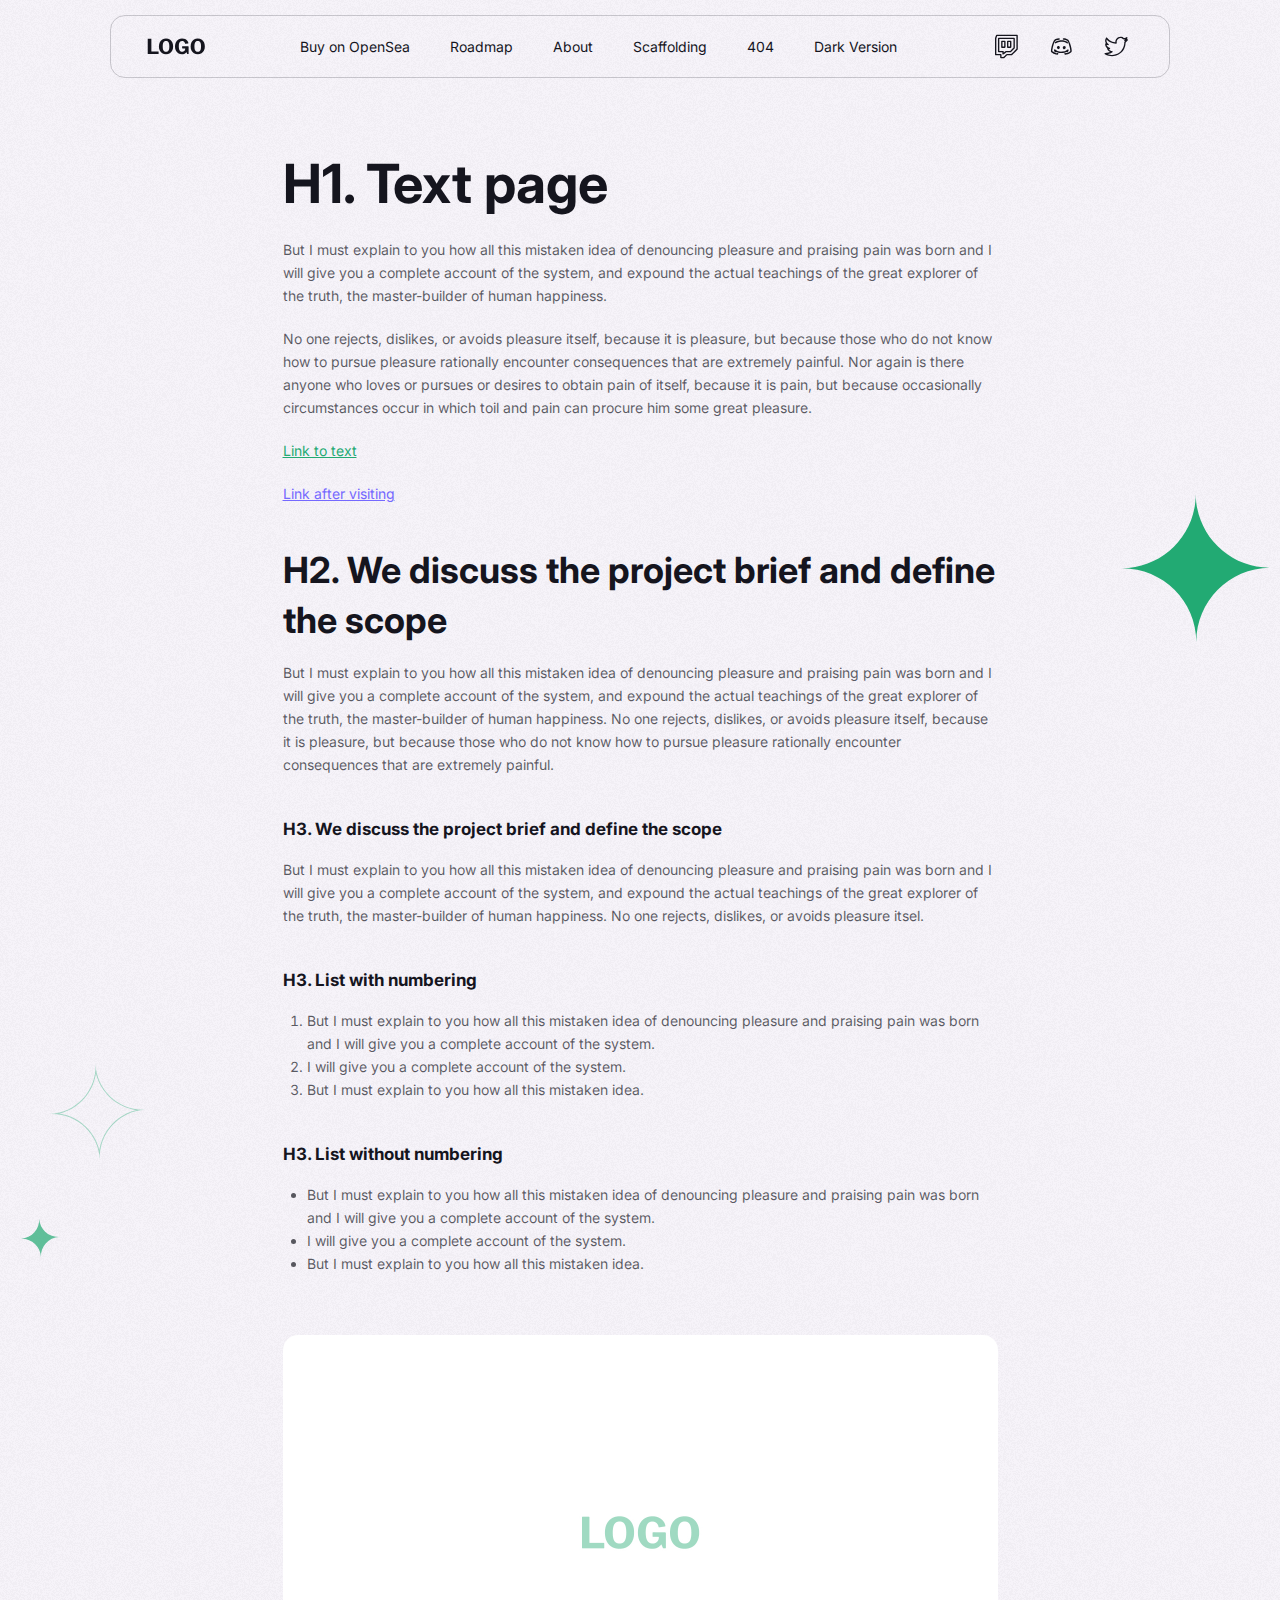
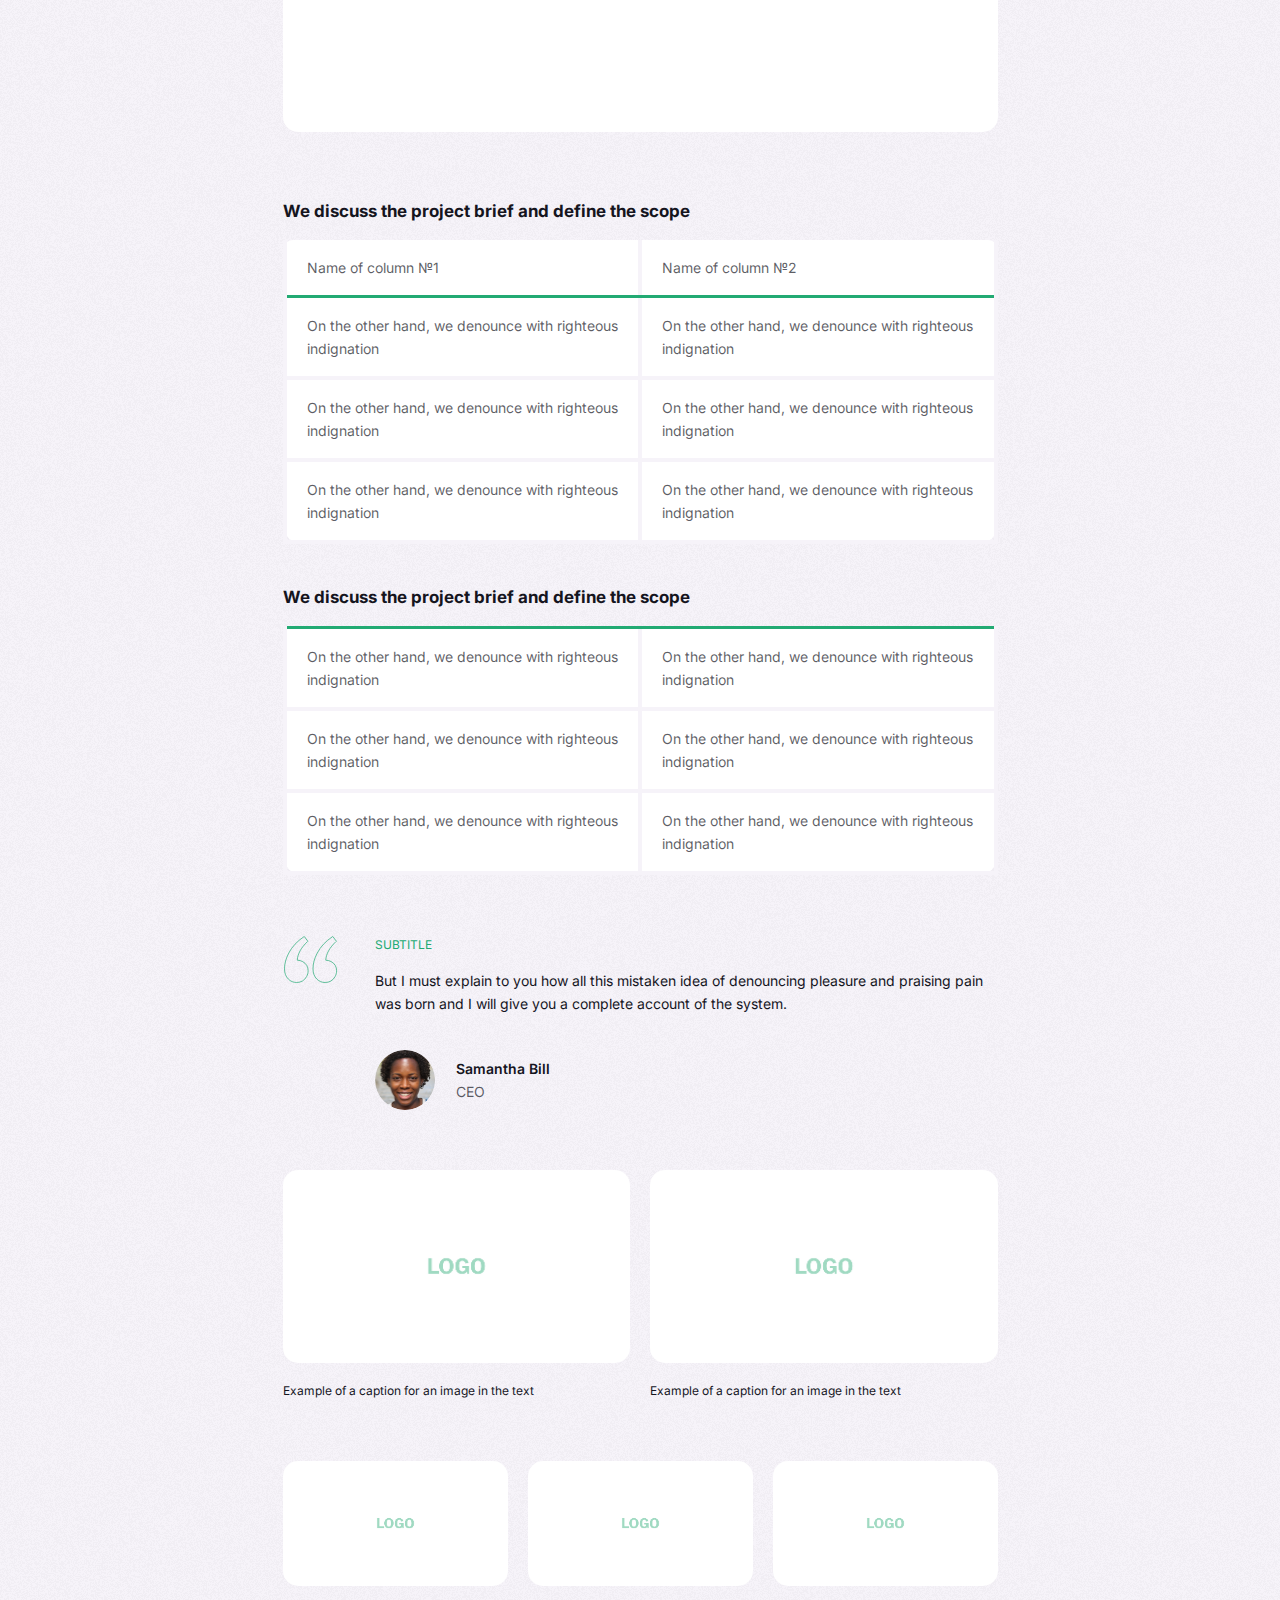
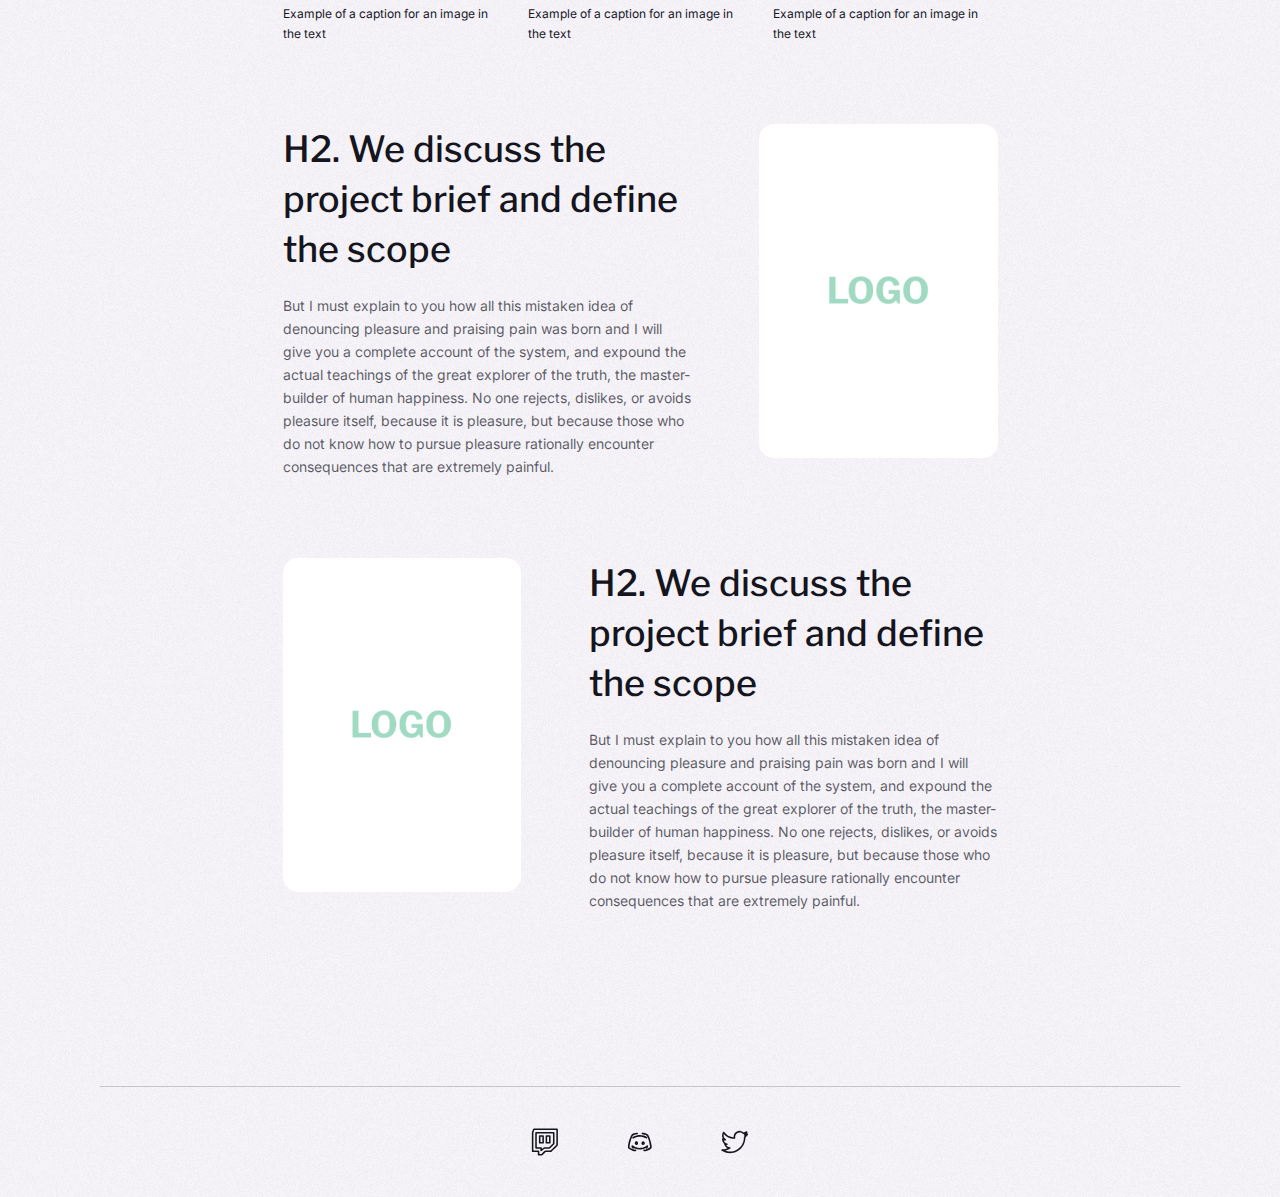
<file: light/scaffolding.html>
<!DOCTYPE html>
<html lang="en">
<head>
  <meta charset="UTF-8">
  <meta http-equiv="X-UA-Compatible" content="IE=edge">
  <meta name="viewport" content="width=device-width, initial-scale=1.0">
  <!-- Google Fonts -->
  <link rel="preconnect" href="https://fonts.googleapis.com">
  <link rel="preconnect" href="https://fonts.gstatic.com" crossorigin>
  <link href="https://fonts.googleapis.com/css2?family=Inter&family=Libre+Franklin:wght@500;600;800&display=swap" rel="stylesheet">
  <!-- CSS Styles  -->
  <!-- <link rel="stylesheet" href="css/vendor/bootstrap.min.css"> -->
  <link rel="stylesheet" href="css/vendor/bootstrap-grid.min.css">
  <!-- <link rel="stylesheet" href="css/vendor/bootstrap-reboot.min.css"> -->
  <link rel="stylesheet" href="css/vendor/animate.css">
  <link rel="stylesheet" href="css/vendor/owl.carousel.min.css">
  <link rel="stylesheet" href="css/vendor/owl.theme.default.min.css">
  <link rel="stylesheet" href="css/style.min.css">
  <link rel="icon" href="img/favicon-nft-light.svg">
  <title>Content</title>
</head>

<body class="page-content">
  <div class="container">
  <div class="row">
    <div class="col-12">
      <header class="header">
        <div class="header__wrapper">
          <a class="logo" href="./">
            <img src="img/icons/logo.svg" width="61" height="17" alt="logo" class="logo__img">
          </a>

          <nav class="main-nav">
            <ul class="main-nav__list">
              <li class="main-nav__item">
                <a href="./" class="main-nav__link">Buy on OpenSea</a>
              </li>
              <li class="main-nav__item">
                <a href="./#roadmap" class="main-nav__link">Roadmap</a>
              </li>
              <li class="main-nav__item">
                <a href="./about.html" class="main-nav__link">About</a>
              </li>
              <li class="main-nav__item">
                <a href="./scaffolding.html" class="main-nav__link">Scaffolding</a>
              </li>
              <li class="main-nav__item">
                <a href="./404.html" class="main-nav__link">404</a>
              </li>
              <li class="main-nav__item">
                <a href="/nftizers" class="main-nav__link">Dark Version</a>
              </li>
            </ul>
          </nav>

          <ul class="social-icons">
            <li class="social-icons__item">
              <a href="#" class="social-icons__link">
                <svg width="35" height="35" viewBox="0 0 35 35" fill="none" xmlns="http://www.w3.org/2000/svg">
                  <path d="M17.9011 5.73242C21.2472 5.73242 24.5925 5.73242 27.9386 5.73242C28.5262 5.73242 28.7873 5.9943 28.7873 6.58352C28.7873 11.0602 28.7849 15.5368 28.7921 20.0135C28.7929 20.3264 28.6835 20.5628 28.4703 20.7744C27.1985 22.0398 25.929 23.3077 24.6595 24.5748C24.1749 25.0586 23.6863 25.5376 23.2112 26.0294C23.0084 26.2386 22.7737 26.3065 22.4943 26.3057C21.0907 26.3017 19.6871 26.3065 18.2835 26.3009C18.1118 26.3001 17.9913 26.3472 17.8667 26.4734C17.0428 27.3125 16.2084 28.142 15.3773 28.974C15.1809 29.1704 14.9533 29.2702 14.6643 29.2662C13.7661 29.255 12.8687 29.2622 11.9705 29.2622C11.4356 29.2622 11.1769 29.0027 11.1753 28.4638C11.1737 27.8251 11.1681 27.1863 11.1793 26.5484C11.1825 26.36 11.133 26.2985 10.9366 26.3001C9.57291 26.3081 8.20923 26.3049 6.84556 26.3041C6.24037 26.3041 6.00005 26.0622 6.00005 25.4554C6.00005 20.1005 5.99925 14.7456 6.00404 9.3915C6.00404 9.1903 6.03997 8.97953 6.10624 8.78951C6.39845 7.95598 6.70823 7.12883 7.01243 6.29929C7.16332 5.88651 7.38368 5.73242 7.8236 5.73242C11.1833 5.73242 14.5422 5.73242 17.9011 5.73242ZM27.4156 7.11366C27.3238 7.10887 27.2591 7.10249 27.1937 7.10249C20.9198 7.10169 14.646 7.10248 8.37211 7.09849C8.21961 7.09849 8.15175 7.14719 8.10145 7.28851C7.87949 7.91446 7.64316 8.53641 7.41881 9.16156C7.38368 9.25897 7.36292 9.36755 7.36292 9.47134C7.36053 14.554 7.36133 19.6374 7.35654 24.7201C7.35654 24.9109 7.42041 24.9516 7.59686 24.9508C8.98049 24.9444 10.3641 24.9468 11.7486 24.9476C12.2747 24.9476 12.5294 25.2031 12.531 25.7324C12.5326 26.3648 12.531 26.9963 12.5318 27.6286C12.5318 27.8945 12.5326 27.8945 12.7881 27.8953C13.2935 27.8961 13.7997 27.8897 14.305 27.8985C14.4567 27.9009 14.5693 27.8562 14.6739 27.7516C15.4284 26.9923 16.1973 26.2482 16.935 25.473C17.2767 25.1137 17.628 24.9221 18.1486 24.9356C19.4851 24.9716 20.8224 24.95 22.1597 24.9428C22.2651 24.942 22.3985 24.8973 22.4711 24.8255C23.1969 24.1133 23.913 23.3907 24.6324 22.6729C25.5027 21.8043 26.3729 20.9356 27.2472 20.0718C27.3693 19.9512 27.4188 19.8258 27.4188 19.6518C27.414 15.56 27.4148 11.469 27.4148 7.37713C27.4156 7.29729 27.4156 7.21746 27.4156 7.11366Z" fill="currentColor"/>
                  <path d="M17.3915 8.6883C19.9192 8.6883 22.4478 8.6883 24.9755 8.6883C25.5847 8.6883 25.8266 8.92782 25.8266 9.53221C25.8266 12.626 25.8258 15.719 25.8282 18.8129C25.8282 19.0907 25.766 19.327 25.5576 19.533C24.3815 20.6987 23.2095 21.8691 22.0446 23.046C21.8306 23.2624 21.5943 23.3462 21.2965 23.3438C20.0262 23.3366 18.7552 23.3366 17.4841 23.3462C17.3508 23.347 17.1951 23.3989 17.0873 23.4779C16.2729 24.0759 15.4681 24.6867 14.6594 25.2919C14.5747 25.3558 14.4877 25.4188 14.3951 25.4699C13.936 25.7198 13.4051 25.4212 13.3915 24.8983C13.3795 24.4528 13.3803 24.0065 13.3915 23.561C13.3963 23.3813 13.3316 23.3366 13.1608 23.3374C12.0294 23.3438 10.8989 23.3414 9.76754 23.3406C9.19589 23.3398 8.95557 23.0995 8.95557 22.5262C8.95557 18.1885 8.95557 13.8508 8.95557 9.51305C8.95557 8.94059 9.21026 8.6875 9.78511 8.6875C12.3224 8.6875 14.8566 8.6883 17.3915 8.6883ZM14.7496 23.5011C14.8318 23.4524 14.8725 23.4324 14.9085 23.4061C15.425 23.0196 15.948 22.6428 16.4526 22.2412C16.6865 22.0552 16.9316 21.9865 17.2238 21.9881C18.4741 21.9961 19.7252 21.9937 20.9763 21.9881C21.0674 21.9881 21.1863 21.9657 21.2462 21.9067C22.2809 20.8823 23.3069 19.85 24.3392 18.8232C24.443 18.7202 24.4773 18.6148 24.4773 18.4727C24.4741 15.7582 24.4749 13.0444 24.4749 10.3298C24.4749 10.052 24.4741 10.052 24.1867 10.052C19.6566 10.052 15.1256 10.052 10.5955 10.052C10.3137 10.052 10.3137 10.0528 10.3137 10.3346C10.3137 14.1198 10.3137 17.9051 10.3137 21.6911C10.3137 21.9921 10.3137 21.9921 10.6162 21.9921C11.7404 21.9921 12.8646 21.9945 13.9895 21.9905C14.2785 21.9897 14.5236 22.0719 14.6538 22.3402C14.7176 22.4719 14.7384 22.6316 14.748 22.7801C14.7608 23.0085 14.7496 23.2384 14.7496 23.5011Z" fill="currentColor"/>
                  <path d="M18.0218 15.2867C18.0218 14.3358 18.021 13.3849 18.0218 12.4332C18.0226 11.9063 18.2773 11.6524 18.8074 11.6516C19.7384 11.65 20.6693 11.65 21.601 11.6516C22.1432 11.6524 22.397 11.9063 22.397 12.446C22.3978 14.335 22.3978 16.2233 22.397 18.1123C22.397 18.6536 22.1296 18.9203 21.5875 18.9211C20.6765 18.9219 19.7655 18.9211 18.8537 18.9211C18.2693 18.9211 18.0218 18.6712 18.021 18.0795C18.0218 17.1486 18.0218 16.2177 18.0218 15.2867ZM21.0118 17.551C21.0206 17.4959 21.0262 17.4767 21.0262 17.4568C21.027 16.0276 21.0262 14.5985 21.031 13.1702C21.0318 13.0304 20.9679 13.0049 20.8489 13.0065C20.4434 13.0105 20.0378 13.0185 19.633 13.0033C19.4326 12.9961 19.3727 13.0544 19.3735 13.2588C19.3823 14.5618 19.3783 15.864 19.3783 17.167C19.3783 17.2532 19.3663 17.3426 19.3839 17.4248C19.3943 17.4727 19.4541 17.5446 19.4925 17.5454C19.9954 17.5542 20.4992 17.551 21.0118 17.551Z" fill="currentColor"/>
                  <path d="M16.5416 15.2889C16.5416 16.2262 16.5424 17.1643 16.5416 18.1016C16.5408 18.6637 16.2838 18.9192 15.7241 18.92C14.7995 18.92 13.875 18.9208 12.9512 18.92C12.4418 18.9192 12.1632 18.6406 12.1632 18.1272C12.1624 16.2254 12.1624 14.3228 12.1632 12.421C12.1632 11.9204 12.4275 11.6521 12.9257 11.6505C13.8766 11.6474 14.8275 11.6481 15.7784 11.6505C16.2822 11.6521 16.5392 11.9108 16.5408 12.4154C16.5432 13.3735 16.5416 14.3308 16.5416 15.2889ZM15.1644 17.5508C15.1724 17.4893 15.1828 17.4509 15.1828 17.4134C15.1836 16.0042 15.182 14.5943 15.186 13.1851C15.1868 13.0414 15.1301 13.003 14.9975 13.0054C14.5919 13.011 14.1864 13.0182 13.7808 13.003C13.5764 12.9951 13.5237 13.0613 13.5245 13.2617C13.5333 14.5448 13.5293 15.8278 13.5293 17.1116C13.5293 17.5523 13.5293 17.5523 13.966 17.5523C14.3628 17.5508 14.7604 17.5508 15.1644 17.5508Z" fill="currentColor"/>
                </svg>
              </a>
            </li>
            <li class="social-icons__item">
              <a href="#" class="social-icons__link">
                <svg width="35" height="35" viewBox="0 0 35 35" fill="none" xmlns="http://www.w3.org/2000/svg">
                  <path d="M6.9331 21.6911C6.93549 20.567 7.14228 19.4684 7.40256 18.3817C7.6301 17.4324 7.88719 16.4895 8.17222 15.5554C8.57462 14.2388 9.04807 12.9486 9.68839 11.7247C10.0908 10.955 10.7415 10.4704 11.5032 10.1151C12.6369 9.58573 13.8417 9.37175 15.0832 9.3478C15.5104 9.33982 15.8281 9.65918 15.8305 10.0664C15.8329 10.464 15.5263 10.7729 15.1096 10.7913C14.1539 10.8336 13.2213 10.9765 12.3255 11.3374C11.5024 11.6688 10.9108 12.2268 10.5938 13.0532C10.2489 13.9514 9.90157 14.8512 9.60456 15.7662C9.12392 17.2464 8.76942 18.7618 8.50036 20.2947C8.40775 20.8233 8.3814 21.3638 8.32552 21.8987C8.30875 22.0584 8.37502 22.1805 8.50436 22.2732C9.686 23.1203 10.9515 23.7957 12.3726 24.1446C12.7103 24.2276 13.0489 24.234 13.3906 24.1007C13.761 23.9562 14.1571 24.1502 14.296 24.5023C14.4461 24.8823 14.2824 25.2759 13.9064 25.4484C13.2509 25.7478 12.5778 25.6839 11.9127 25.5171C10.2281 25.0947 8.74308 24.27 7.37462 23.2201C7.03689 22.9606 6.96503 22.5813 6.93389 22.1901C6.92272 22.0241 6.9331 21.8572 6.9331 21.6911Z" fill="currentColor"/>
                  <path d="M27.7269 21.6898C27.6869 22.0115 27.6766 22.3413 27.5959 22.6535C27.5464 22.8467 27.4291 23.0622 27.2758 23.1828C25.8386 24.3102 24.2642 25.1788 22.4622 25.5676C21.8793 25.6938 21.2885 25.7106 20.7217 25.4495C20.3544 25.2802 20.1803 24.9082 20.3089 24.5265C20.4239 24.1848 20.8239 23.9525 21.1808 24.0874C21.7061 24.2862 22.2083 24.188 22.7025 24.0291C23.8682 23.6547 24.942 23.0934 25.9512 22.4004C26.2267 22.2112 26.3512 21.9996 26.2969 21.673C26.1364 20.711 26.0191 19.7393 25.8115 18.7868C25.58 17.7241 25.2877 16.6726 24.9835 15.6275C24.7089 14.6838 24.3752 13.76 23.9496 12.869C23.6494 12.2415 23.2111 11.772 22.5867 11.4742C21.8035 11.0998 20.9724 10.9081 20.1125 10.8299C19.9137 10.8115 19.7149 10.802 19.5153 10.7908C19.0969 10.7676 18.7791 10.4419 18.7903 10.0459C18.8015 9.65625 19.1273 9.3345 19.5392 9.34807C21.0618 9.39677 22.5221 9.68499 23.8322 10.5169C24.3624 10.8539 24.7616 11.3129 25.0163 11.8846C25.3644 12.667 25.7205 13.4479 26.0175 14.2495C26.5332 15.6459 26.942 17.0774 27.2638 18.5321C27.4905 19.5708 27.6877 20.6159 27.7269 21.6898Z" fill="currentColor"/>
                  <path d="M12.1016 22.8904C11.7822 23.2897 11.4245 23.4078 11.0852 23.2106C10.9399 23.1268 10.8162 22.9942 10.7036 22.8657C10.2764 22.3747 10.0329 21.8014 9.96984 21.1539C9.9427 20.8729 10.0992 20.5886 10.3507 20.4625C10.6565 20.31 10.9447 20.3515 11.2082 20.5631C11.902 21.1204 12.6613 21.5675 13.4804 21.9124C15.0469 22.5727 16.6828 22.7587 18.3651 22.611C20.0377 22.4641 21.5587 21.8964 22.9359 20.9415C23.1052 20.8242 23.2657 20.6948 23.4301 20.5703C23.7215 20.3499 24.0457 20.3156 24.322 20.4912C24.6094 20.6741 24.6788 20.9463 24.6365 21.2713C24.5415 21.9922 24.2261 22.5958 23.7016 23.0948C23.3926 23.3886 22.9 23.3687 22.6477 23.0302C22.5471 22.8952 22.4689 22.9 22.3371 22.9671C21.1587 23.5731 19.9052 23.9388 18.5894 24.0593C16.6692 24.2358 14.7906 24.0569 12.9974 23.2904C12.6972 23.1627 12.4034 23.0254 12.1016 22.8904Z" fill="currentColor"/>
                  <path d="M23.1763 14.4983C23.031 14.44 22.8737 14.4017 22.7427 14.321C20.8625 13.1609 18.817 12.6883 16.6238 12.8671C14.9104 13.0069 13.304 13.5091 11.811 14.3673C11.4533 14.5733 11.0038 14.4599 10.8018 14.1134C10.6022 13.7717 10.7092 13.3302 11.0621 13.1226C12.3475 12.3681 13.7328 11.8795 15.1922 11.5993C17.0725 11.2376 18.9359 11.2959 20.7755 11.846C21.7607 12.1406 22.6892 12.5661 23.5595 13.1162C23.8749 13.3158 23.9962 13.6288 23.8956 13.9546C23.7966 14.2707 23.5268 14.4655 23.1763 14.4983Z" fill="currentColor"/>
                  <path d="M20.26 20.174C19.8105 20.1708 19.4576 19.972 19.1742 19.6342C18.676 19.0386 18.6616 18.0766 19.1391 17.465C19.7874 16.6346 20.9331 16.7097 21.4744 17.6183C21.8856 18.3081 21.7674 19.2247 21.195 19.7875C20.9554 20.0231 20.597 20.1708 20.26 20.174Z" fill="currentColor"/>
                  <path d="M14.4315 20.1821C13.7888 20.1454 13.3824 19.8548 13.1118 19.3582C12.7078 18.618 12.9281 17.6097 13.594 17.1386C14.1209 16.7665 14.8076 16.8057 15.2826 17.2416C16.1728 18.0576 15.9429 19.648 14.8491 20.0759C14.6982 20.135 14.5321 20.1574 14.4315 20.1821Z" fill="currentColor"/>
                </svg>
              </a>
            </li>
            <li class="social-icons__item">
              <a href="#" class="social-icons__link">
                <svg width="35" height="35" viewBox="0 0 35 35" fill="none" xmlns="http://www.w3.org/2000/svg">
                  <path d="M10.9466 22.9702C10.6105 22.7602 10.2592 22.571 9.94141 22.3355C9.02485 21.6576 8.40529 20.7642 8.08592 19.668C8.05479 19.5626 8.02924 19.4357 8.05878 19.3359C8.11068 19.157 8.04441 19.0692 7.91586 18.9542C6.72544 17.8851 6.13223 16.5462 6.15538 14.9438C6.16097 14.5454 6.41487 14.337 6.82206 14.2668C6.78932 14.1933 6.76616 14.1359 6.73902 14.08C5.87914 12.3219 5.95259 10.6029 6.95938 8.92626C7.21407 8.50231 7.78892 8.46559 8.08832 8.8584C8.80689 9.80132 9.63961 10.6269 10.6065 11.3119C11.4624 11.9187 12.3877 12.3945 13.3801 12.7386C14.2576 13.0428 15.1574 13.24 16.0827 13.3159C16.1418 13.3207 16.2025 13.3199 16.2616 13.3191C16.2728 13.3191 16.2847 13.3079 16.2959 13.3023C16.3175 12.9726 16.3159 12.6388 16.3654 12.3139C16.6392 10.5127 17.5901 9.18335 19.1997 8.33704C20.157 7.83325 21.1869 7.66239 22.256 7.8077C23.2085 7.93704 24.0812 8.28834 24.8261 8.9063C25.0376 9.08195 25.2213 9.14263 25.4784 9.02766C26.1378 8.73225 26.8093 8.46239 27.4672 8.16378C27.9255 7.9562 28.4197 8.18854 28.4772 8.67476C28.4923 8.80091 28.4596 8.93983 28.4221 9.06359C28.3622 9.25999 28.2855 9.45241 28.2041 9.64163C28.1259 9.82287 28.0324 9.99772 27.9279 10.2117C28.0141 10.1869 28.0724 10.1702 28.1306 10.155C28.4165 10.08 28.6983 10.183 28.8668 10.4233C29.0392 10.6692 29.048 10.9319 28.8676 11.1842C28.3015 11.9794 27.6293 12.678 26.8788 13.2991C26.7063 13.4412 26.6249 13.5849 26.6225 13.8157C26.6001 15.9674 26.0883 18.0001 25.0967 19.9083C24.3853 21.2768 23.46 22.4872 22.335 23.5418C20.5969 25.1714 18.5714 26.282 16.2552 26.8456C14.0771 27.3758 11.8919 27.3654 9.71706 26.8273C8.347 26.4887 7.05678 25.9466 5.85838 25.1953C5.54061 24.9965 5.40967 24.7115 5.4983 24.4097C5.5941 24.0832 5.86317 23.8899 6.24081 23.8979C7.26357 23.9203 8.27595 23.8373 9.26437 23.5674C9.83842 23.4109 10.4013 23.2137 10.969 23.0349C10.9618 23.0133 10.9538 22.9917 10.9466 22.9702ZM8.75419 25.0955C8.86437 25.1395 8.92345 25.1706 8.98653 25.1866C9.66198 25.3582 10.331 25.5618 11.0145 25.6895C12.949 26.052 14.858 25.8884 16.7262 25.2951C18.9123 24.6005 20.7614 23.375 22.2664 21.6456C23.6612 20.0448 24.5762 18.1957 25.0145 16.1175C25.2109 15.1849 25.2971 14.2372 25.2676 13.2824C25.2588 12.9869 25.3594 12.7586 25.6077 12.5838C25.8145 12.4384 25.9997 12.2628 26.1945 12.0999C26.0476 12.0432 25.9207 12.0488 25.8001 12.0233C25.6803 11.9977 25.5486 11.9666 25.4536 11.8955C25.0592 11.6001 25.0808 11.0676 25.4847 10.781C25.6923 10.6332 25.8951 10.4776 26.0995 10.3251C26.0891 10.3075 26.0788 10.2899 26.0684 10.2732C26.0133 10.2867 25.9574 10.2987 25.9023 10.3147C25.654 10.3865 25.4073 10.4656 25.1566 10.5319C24.8676 10.6077 24.6121 10.5646 24.3925 10.3323C24.0229 9.94183 23.5925 9.62646 23.0903 9.43165C21.658 8.87516 20.3031 9.03724 19.1135 10.0113C17.9183 10.9893 17.4823 12.2867 17.7546 13.8109C17.8552 14.373 17.5638 14.7426 16.9969 14.7331C14.969 14.6979 13.0488 14.2348 11.2508 13.2863C9.95659 12.6037 8.81406 11.7255 7.82085 10.6508C7.78891 10.6165 7.7474 10.5901 7.68992 10.5446C7.48872 11.2057 7.46078 11.846 7.5997 12.484C7.84002 13.5897 8.47315 14.4185 9.44081 14.9989C9.74421 15.181 9.85998 15.482 9.76497 15.8005C9.67715 16.0951 9.40409 16.2947 9.05997 16.2668C8.65758 16.2332 8.25838 16.1638 7.85758 16.1087C7.7977 16.1007 7.73782 16.0879 7.65558 16.0736C7.67235 16.1478 7.67554 16.1877 7.69071 16.2229C7.77614 16.4313 7.8472 16.6492 7.95499 16.8456C8.52505 17.8828 9.38652 18.5358 10.5506 18.7826C10.9738 18.872 11.1901 19.1323 11.1734 19.5107C11.1574 19.8692 10.8923 20.1167 10.4708 20.1662C10.2688 20.1893 10.0668 20.2085 9.83363 20.2333C9.8999 20.337 9.94461 20.4241 10.0045 20.4991C10.7678 21.466 11.765 21.969 12.9969 22.0065C13.3131 22.0161 13.5678 22.2013 13.646 22.472C13.7362 22.7834 13.6452 23.0732 13.3841 23.2448C12.3662 23.9131 11.2684 24.4137 10.1003 24.7538C9.67075 24.8784 9.23642 24.9742 8.75419 25.0955Z" fill="currentColor"/>
                </svg>
              </a>
            </li>
          </ul>

          <button class="mobile-menu__btn open" type="button" aria-label="Open Menu"></button>

        </div>
      </header>
    </div>
  </div>
</div>



  <main>

    <section class="section-content">
      <div class="container">
        <div class="row">
          <div class="col-12">
            <h1>
              H1. Text page
            </h1>
            <p>
              But I must explain to you how all this mistaken idea of denouncing pleasure and praising pain was born and I will give you a complete account of the system, and expound the actual teachings of the great explorer of the truth, the master-builder of human happiness.
            </p>
            <p>
              No one rejects, dislikes, or avoids pleasure itself, because it is pleasure, but because those who do not know how to pursue pleasure rationally encounter consequences that are extremely painful. Nor again is there anyone who loves or pursues or desires to obtain pain of itself, because it is pain, but because occasionally circumstances occur in which toil and pain can procure him some great pleasure.
            </p>
            <p>
              <a href="./">Link to text</a>
            </p>
            <p>
              <a class="visit" href="./">Link after visiting</a>
            </p>
            <h2>
              H2. We discuss the project brief and define the scope
            </h2>
            <p>
              But I must explain to you how all this mistaken idea of denouncing pleasure and praising pain was born and I will give you a complete account of the system, and expound the actual teachings of the great explorer of the truth, the master-builder of human happiness. No one rejects, dislikes, or avoids pleasure itself, because it is pleasure, but because those who do not know how to pursue pleasure rationally encounter consequences that are extremely painful.
            </p>
            <h3>
              H3. We discuss the project brief and define the scope
            </h3>
            <p>
              But I must explain to you how all this mistaken idea of denouncing pleasure and praising pain was born and I will give you a complete account of the system, and expound the actual teachings of the great explorer of the truth, the master-builder of human happiness. No one rejects, dislikes, or avoids pleasure itsel.
            </p>
            <h3>H3. List with numbering</h3>
            <ol>
              <li>But I must explain to you how all this mistaken idea of denouncing pleasure and praising pain was born and I will give you a complete account of the system.</li>
              <li>I will give you a complete account of the system.</li>
              <li>But I must explain to you how all this mistaken idea.</li>
            </ol>
            <h3>H3. List withоut numbering</h3>
            <ul>
              <li>But I must explain to you how all this mistaken idea of denouncing pleasure and praising pain was born and I will give you a complete account of the system.</li>
              <li>I will give you a complete account of the system.</li>
              <li>But I must explain to you how all this mistaken idea.</li>
            </ul>

            <figure class="wrapper-image">
              <img src="img/scaffolding/image-white.jpg" alt="full-width-image">
            </figure>

            <h3>We discuss the project brief and define the scope</h3>
            <table>
              <thead>
                <tr>
                  <th>Name of column №1</th>
                  <th>Name of column №2</th>
                </tr>
              </thead>
              <tbody>
                <tr>
                  <td>On the other hand, we denounce with righteous indignation</td>
                  <td>On the other hand, we denounce with righteous indignation</td>
                </tr>
                <tr>
                  <td>On the other hand, we denounce with righteous indignation</td>
                  <td>On the other hand, we denounce with righteous indignation</td>
                </tr>
                <tr>
                  <td>On the other hand, we denounce with righteous indignation</td>
                  <td>On the other hand, we denounce with righteous indignation</td>
                </tr>
              </tbody>
            </table>

            <h3>We discuss the project brief and define the scope</h3>
            <table>
              <tbody>
                <tr>
                  <td>On the other hand, we denounce with righteous indignation</td>
                  <td>On the other hand, we denounce with righteous indignation</td>
                </tr>
                <tr>
                  <td>On the other hand, we denounce with righteous indignation</td>
                  <td>On the other hand, we denounce with righteous indignation</td>
                </tr>
                <tr>
                  <td>On the other hand, we denounce with righteous indignation</td>
                  <td>On the other hand, we denounce with righteous indignation</td>
                </tr>
              </tbody>
            </table>

            <figure class="blockquote">
              <blockquote>
                <h4 class="nft-h4">Subtitle</h4>
                <p>But I must explain to you how all this mistaken idea of denouncing pleasure and praising pain was born and I will give you a complete account of the system.</p>
              </blockquote>
              <figcaption>
                <img class="blockquote__photo" src="img/scaffolding/blockquote.png" alt="photo">
                <div class="blockquote__author">
                  <span class="blockquote__name">
                    Samantha Bill
                  </span>
                  <cite class="blockquote__position">
                    CEO
                  </cite>
                </div>
              </figcaption>
            </figure>

            <div class="row">
              <div class="col-12 col-md-6">
                <figure class="figure">
                  <img src="img/scaffolding/image-white.jpg" alt="image">
                  <figcaption class="figure-caption">Example of a caption for an image in the text</figcaption>
                </figure>
              </div>
              <div class="col-12 col-md-6">
                <figure class="figure">
                  <img src="img/scaffolding/image-white.jpg" alt="image">
                  <figcaption class="figure-caption">Example of a caption for an image in the text</figcaption>
                </figure>
              </div>
            </div>

            <div class="row">
              <div class="col-12 col-md-6 col-xl-4">
                <figure class="figure">
                  <img src="img/scaffolding/image-white.jpg" alt="image">
                  <figcaption class="figure-caption">Example of a caption for an image in the text</figcaption>
                </figure>
              </div>
              <div class="col-12 col-md-6 col-xl-4">
                <figure class="figure">
                  <img src="img/scaffolding/image-white.jpg" alt="image">
                  <figcaption class="figure-caption">Example of a caption for an image in the text</figcaption>
                </figure>
              </div>
              <div class="col-12 col-md-6 col-xl-4">
                <figure class="figure">
                  <img src="img/scaffolding/image-white.jpg" alt="image">
                  <figcaption class="figure-caption">Example of a caption for an image in the text</figcaption>
                </figure>
              </div>
            </div>

            <div class="row columns">
              <div class="col-12 col-md-7 order-md-0 order-1">
                <div class="columns__content">
                  <h2 class="nft-h2">H2. We discuss the project brief and define the scope</h2>
                  <p>
                    But I must explain to you how all this mistaken idea of denouncing pleasure and praising pain was born and I will give you a complete account of the system, and expound the actual teachings of the great explorer of the truth, the master-builder of human happiness. No one rejects, dislikes, or avoids pleasure itself, because it is pleasure, but because those who do not know how to pursue pleasure rationally encounter consequences that are extremely painful.
                  </p>
                </div>
              </div>
              <div class="col-12 col-md-5 order-md-1 order-0">
                <div class="columns__img ps-md-2 ps-lg-3 ps-xl-5">
                  <img src="img/scaffolding/image-white.jpg" alt="image">
                </div>
              </div>
            </div>

            <div class="row columns">
              <div class="col-12 col-md-5">
                <div class="columns__img pe-md-2 pe-lg-3 pe-xl-5">
                  <img src="img/scaffolding/image-white.jpg" alt="image">
                </div>
              </div>
              <div class="col-12 col-md-7">
                <div class="columns__content">
                  <h2 class="nft-h2">H2. We discuss the project brief and define the scope</h2>
                  <p>
                    But I must explain to you how all this mistaken idea of denouncing pleasure and praising pain was born and I will give you a complete account of the system, and expound the actual teachings of the great explorer of the truth, the master-builder of human happiness. No one rejects, dislikes, or avoids pleasure itself, because it is pleasure, but because those who do not know how to pursue pleasure rationally encounter consequences that are extremely painful.
                  </p>
                </div>
              </div>
            </div>

          </div>
        </div>
      </div>
    </section>

  </main>

  <footer>
  <div class="container">
    <div class="row">
      <ul class="social-icons">
        <li class="social-icons__item">
          <a href="#" class="social-icons__link">
            <svg width="35" height="35" viewBox="0 0 35 35" fill="none" xmlns="http://www.w3.org/2000/svg">
              <path d="M17.9011 5.73242C21.2472 5.73242 24.5925 5.73242 27.9386 5.73242C28.5262 5.73242 28.7873 5.9943 28.7873 6.58352C28.7873 11.0602 28.7849 15.5368 28.7921 20.0135C28.7929 20.3264 28.6835 20.5628 28.4703 20.7744C27.1985 22.0398 25.929 23.3077 24.6595 24.5748C24.1749 25.0586 23.6863 25.5376 23.2112 26.0294C23.0084 26.2386 22.7737 26.3065 22.4943 26.3057C21.0907 26.3017 19.6871 26.3065 18.2835 26.3009C18.1118 26.3001 17.9913 26.3472 17.8667 26.4734C17.0428 27.3125 16.2084 28.142 15.3773 28.974C15.1809 29.1704 14.9533 29.2702 14.6643 29.2662C13.7661 29.255 12.8687 29.2622 11.9705 29.2622C11.4356 29.2622 11.1769 29.0027 11.1753 28.4638C11.1737 27.8251 11.1681 27.1863 11.1793 26.5484C11.1825 26.36 11.133 26.2985 10.9366 26.3001C9.57291 26.3081 8.20923 26.3049 6.84556 26.3041C6.24037 26.3041 6.00005 26.0622 6.00005 25.4554C6.00005 20.1005 5.99925 14.7456 6.00404 9.3915C6.00404 9.1903 6.03997 8.97953 6.10624 8.78951C6.39845 7.95598 6.70823 7.12883 7.01243 6.29929C7.16332 5.88651 7.38368 5.73242 7.8236 5.73242C11.1833 5.73242 14.5422 5.73242 17.9011 5.73242ZM27.4156 7.11366C27.3238 7.10887 27.2591 7.10249 27.1937 7.10249C20.9198 7.10169 14.646 7.10248 8.37211 7.09849C8.21961 7.09849 8.15175 7.14719 8.10145 7.28851C7.87949 7.91446 7.64316 8.53641 7.41881 9.16156C7.38368 9.25897 7.36292 9.36755 7.36292 9.47134C7.36053 14.554 7.36133 19.6374 7.35654 24.7201C7.35654 24.9109 7.42041 24.9516 7.59686 24.9508C8.98049 24.9444 10.3641 24.9468 11.7486 24.9476C12.2747 24.9476 12.5294 25.2031 12.531 25.7324C12.5326 26.3648 12.531 26.9963 12.5318 27.6286C12.5318 27.8945 12.5326 27.8945 12.7881 27.8953C13.2935 27.8961 13.7997 27.8897 14.305 27.8985C14.4567 27.9009 14.5693 27.8562 14.6739 27.7516C15.4284 26.9923 16.1973 26.2482 16.935 25.473C17.2767 25.1137 17.628 24.9221 18.1486 24.9356C19.4851 24.9716 20.8224 24.95 22.1597 24.9428C22.2651 24.942 22.3985 24.8973 22.4711 24.8255C23.1969 24.1133 23.913 23.3907 24.6324 22.6729C25.5027 21.8043 26.3729 20.9356 27.2472 20.0718C27.3693 19.9512 27.4188 19.8258 27.4188 19.6518C27.414 15.56 27.4148 11.469 27.4148 7.37713C27.4156 7.29729 27.4156 7.21746 27.4156 7.11366Z" fill="currentColor"/>
              <path d="M17.3915 8.6883C19.9192 8.6883 22.4478 8.6883 24.9755 8.6883C25.5847 8.6883 25.8266 8.92782 25.8266 9.53221C25.8266 12.626 25.8258 15.719 25.8282 18.8129C25.8282 19.0907 25.766 19.327 25.5576 19.533C24.3815 20.6987 23.2095 21.8691 22.0446 23.046C21.8306 23.2624 21.5943 23.3462 21.2965 23.3438C20.0262 23.3366 18.7552 23.3366 17.4841 23.3462C17.3508 23.347 17.1951 23.3989 17.0873 23.4779C16.2729 24.0759 15.4681 24.6867 14.6594 25.2919C14.5747 25.3558 14.4877 25.4188 14.3951 25.4699C13.936 25.7198 13.4051 25.4212 13.3915 24.8983C13.3795 24.4528 13.3803 24.0065 13.3915 23.561C13.3963 23.3813 13.3316 23.3366 13.1608 23.3374C12.0294 23.3438 10.8989 23.3414 9.76754 23.3406C9.19589 23.3398 8.95557 23.0995 8.95557 22.5262C8.95557 18.1885 8.95557 13.8508 8.95557 9.51305C8.95557 8.94059 9.21026 8.6875 9.78511 8.6875C12.3224 8.6875 14.8566 8.6883 17.3915 8.6883ZM14.7496 23.5011C14.8318 23.4524 14.8725 23.4324 14.9085 23.4061C15.425 23.0196 15.948 22.6428 16.4526 22.2412C16.6865 22.0552 16.9316 21.9865 17.2238 21.9881C18.4741 21.9961 19.7252 21.9937 20.9763 21.9881C21.0674 21.9881 21.1863 21.9657 21.2462 21.9067C22.2809 20.8823 23.3069 19.85 24.3392 18.8232C24.443 18.7202 24.4773 18.6148 24.4773 18.4727C24.4741 15.7582 24.4749 13.0444 24.4749 10.3298C24.4749 10.052 24.4741 10.052 24.1867 10.052C19.6566 10.052 15.1256 10.052 10.5955 10.052C10.3137 10.052 10.3137 10.0528 10.3137 10.3346C10.3137 14.1198 10.3137 17.9051 10.3137 21.6911C10.3137 21.9921 10.3137 21.9921 10.6162 21.9921C11.7404 21.9921 12.8646 21.9945 13.9895 21.9905C14.2785 21.9897 14.5236 22.0719 14.6538 22.3402C14.7176 22.4719 14.7384 22.6316 14.748 22.7801C14.7608 23.0085 14.7496 23.2384 14.7496 23.5011Z" fill="currentColor"/>
              <path d="M18.0218 15.2867C18.0218 14.3358 18.021 13.3849 18.0218 12.4332C18.0226 11.9063 18.2773 11.6524 18.8074 11.6516C19.7384 11.65 20.6693 11.65 21.601 11.6516C22.1432 11.6524 22.397 11.9063 22.397 12.446C22.3978 14.335 22.3978 16.2233 22.397 18.1123C22.397 18.6536 22.1296 18.9203 21.5875 18.9211C20.6765 18.9219 19.7655 18.9211 18.8537 18.9211C18.2693 18.9211 18.0218 18.6712 18.021 18.0795C18.0218 17.1486 18.0218 16.2177 18.0218 15.2867ZM21.0118 17.551C21.0206 17.4959 21.0262 17.4767 21.0262 17.4568C21.027 16.0276 21.0262 14.5985 21.031 13.1702C21.0318 13.0304 20.9679 13.0049 20.8489 13.0065C20.4434 13.0105 20.0378 13.0185 19.633 13.0033C19.4326 12.9961 19.3727 13.0544 19.3735 13.2588C19.3823 14.5618 19.3783 15.864 19.3783 17.167C19.3783 17.2532 19.3663 17.3426 19.3839 17.4248C19.3943 17.4727 19.4541 17.5446 19.4925 17.5454C19.9954 17.5542 20.4992 17.551 21.0118 17.551Z" fill="currentColor"/>
              <path d="M16.5416 15.2889C16.5416 16.2262 16.5424 17.1643 16.5416 18.1016C16.5408 18.6637 16.2838 18.9192 15.7241 18.92C14.7995 18.92 13.875 18.9208 12.9512 18.92C12.4418 18.9192 12.1632 18.6406 12.1632 18.1272C12.1624 16.2254 12.1624 14.3228 12.1632 12.421C12.1632 11.9204 12.4275 11.6521 12.9257 11.6505C13.8766 11.6474 14.8275 11.6481 15.7784 11.6505C16.2822 11.6521 16.5392 11.9108 16.5408 12.4154C16.5432 13.3735 16.5416 14.3308 16.5416 15.2889ZM15.1644 17.5508C15.1724 17.4893 15.1828 17.4509 15.1828 17.4134C15.1836 16.0042 15.182 14.5943 15.186 13.1851C15.1868 13.0414 15.1301 13.003 14.9975 13.0054C14.5919 13.011 14.1864 13.0182 13.7808 13.003C13.5764 12.9951 13.5237 13.0613 13.5245 13.2617C13.5333 14.5448 13.5293 15.8278 13.5293 17.1116C13.5293 17.5523 13.5293 17.5523 13.966 17.5523C14.3628 17.5508 14.7604 17.5508 15.1644 17.5508Z" fill="currentColor"/>
            </svg>
          </a>
        </li>
        <li class="social-icons__item">
          <a href="#" class="social-icons__link">
            <svg width="35" height="35" viewBox="0 0 35 35" fill="none" xmlns="http://www.w3.org/2000/svg">
              <path d="M6.9331 21.6911C6.93549 20.567 7.14228 19.4684 7.40256 18.3817C7.6301 17.4324 7.88719 16.4895 8.17222 15.5554C8.57462 14.2388 9.04807 12.9486 9.68839 11.7247C10.0908 10.955 10.7415 10.4704 11.5032 10.1151C12.6369 9.58573 13.8417 9.37175 15.0832 9.3478C15.5104 9.33982 15.8281 9.65918 15.8305 10.0664C15.8329 10.464 15.5263 10.7729 15.1096 10.7913C14.1539 10.8336 13.2213 10.9765 12.3255 11.3374C11.5024 11.6688 10.9108 12.2268 10.5938 13.0532C10.2489 13.9514 9.90157 14.8512 9.60456 15.7662C9.12392 17.2464 8.76942 18.7618 8.50036 20.2947C8.40775 20.8233 8.3814 21.3638 8.32552 21.8987C8.30875 22.0584 8.37502 22.1805 8.50436 22.2732C9.686 23.1203 10.9515 23.7957 12.3726 24.1446C12.7103 24.2276 13.0489 24.234 13.3906 24.1007C13.761 23.9562 14.1571 24.1502 14.296 24.5023C14.4461 24.8823 14.2824 25.2759 13.9064 25.4484C13.2509 25.7478 12.5778 25.6839 11.9127 25.5171C10.2281 25.0947 8.74308 24.27 7.37462 23.2201C7.03689 22.9606 6.96503 22.5813 6.93389 22.1901C6.92272 22.0241 6.9331 21.8572 6.9331 21.6911Z" fill="currentColor"/>
              <path d="M27.7269 21.6898C27.6869 22.0115 27.6766 22.3413 27.5959 22.6535C27.5464 22.8467 27.4291 23.0622 27.2758 23.1828C25.8386 24.3102 24.2642 25.1788 22.4622 25.5676C21.8793 25.6938 21.2885 25.7106 20.7217 25.4495C20.3544 25.2802 20.1803 24.9082 20.3089 24.5265C20.4239 24.1848 20.8239 23.9525 21.1808 24.0874C21.7061 24.2862 22.2083 24.188 22.7025 24.0291C23.8682 23.6547 24.942 23.0934 25.9512 22.4004C26.2267 22.2112 26.3512 21.9996 26.2969 21.673C26.1364 20.711 26.0191 19.7393 25.8115 18.7868C25.58 17.7241 25.2877 16.6726 24.9835 15.6275C24.7089 14.6838 24.3752 13.76 23.9496 12.869C23.6494 12.2415 23.2111 11.772 22.5867 11.4742C21.8035 11.0998 20.9724 10.9081 20.1125 10.8299C19.9137 10.8115 19.7149 10.802 19.5153 10.7908C19.0969 10.7676 18.7791 10.4419 18.7903 10.0459C18.8015 9.65625 19.1273 9.3345 19.5392 9.34807C21.0618 9.39677 22.5221 9.68499 23.8322 10.5169C24.3624 10.8539 24.7616 11.3129 25.0163 11.8846C25.3644 12.667 25.7205 13.4479 26.0175 14.2495C26.5332 15.6459 26.942 17.0774 27.2638 18.5321C27.4905 19.5708 27.6877 20.6159 27.7269 21.6898Z" fill="currentColor"/>
              <path d="M12.1016 22.8904C11.7822 23.2897 11.4245 23.4078 11.0852 23.2106C10.9399 23.1268 10.8162 22.9942 10.7036 22.8657C10.2764 22.3747 10.0329 21.8014 9.96984 21.1539C9.9427 20.8729 10.0992 20.5886 10.3507 20.4625C10.6565 20.31 10.9447 20.3515 11.2082 20.5631C11.902 21.1204 12.6613 21.5675 13.4804 21.9124C15.0469 22.5727 16.6828 22.7587 18.3651 22.611C20.0377 22.4641 21.5587 21.8964 22.9359 20.9415C23.1052 20.8242 23.2657 20.6948 23.4301 20.5703C23.7215 20.3499 24.0457 20.3156 24.322 20.4912C24.6094 20.6741 24.6788 20.9463 24.6365 21.2713C24.5415 21.9922 24.2261 22.5958 23.7016 23.0948C23.3926 23.3886 22.9 23.3687 22.6477 23.0302C22.5471 22.8952 22.4689 22.9 22.3371 22.9671C21.1587 23.5731 19.9052 23.9388 18.5894 24.0593C16.6692 24.2358 14.7906 24.0569 12.9974 23.2904C12.6972 23.1627 12.4034 23.0254 12.1016 22.8904Z" fill="currentColor"/>
              <path d="M23.1763 14.4983C23.031 14.44 22.8737 14.4017 22.7427 14.321C20.8625 13.1609 18.817 12.6883 16.6238 12.8671C14.9104 13.0069 13.304 13.5091 11.811 14.3673C11.4533 14.5733 11.0038 14.4599 10.8018 14.1134C10.6022 13.7717 10.7092 13.3302 11.0621 13.1226C12.3475 12.3681 13.7328 11.8795 15.1922 11.5993C17.0725 11.2376 18.9359 11.2959 20.7755 11.846C21.7607 12.1406 22.6892 12.5661 23.5595 13.1162C23.8749 13.3158 23.9962 13.6288 23.8956 13.9546C23.7966 14.2707 23.5268 14.4655 23.1763 14.4983Z" fill="currentColor"/>
              <path d="M20.26 20.174C19.8105 20.1708 19.4576 19.972 19.1742 19.6342C18.676 19.0386 18.6616 18.0766 19.1391 17.465C19.7874 16.6346 20.9331 16.7097 21.4744 17.6183C21.8856 18.3081 21.7674 19.2247 21.195 19.7875C20.9554 20.0231 20.597 20.1708 20.26 20.174Z" fill="currentColor"/>
              <path d="M14.4315 20.1821C13.7888 20.1454 13.3824 19.8548 13.1118 19.3582C12.7078 18.618 12.9281 17.6097 13.594 17.1386C14.1209 16.7665 14.8076 16.8057 15.2826 17.2416C16.1728 18.0576 15.9429 19.648 14.8491 20.0759C14.6982 20.135 14.5321 20.1574 14.4315 20.1821Z" fill="currentColor"/>
            </svg>
          </a>
        </li>
        <li class="social-icons__item">
          <a href="#" class="social-icons__link">
            <svg width="35" height="35" viewBox="0 0 35 35" fill="none" xmlns="http://www.w3.org/2000/svg">
              <path d="M10.9466 22.9702C10.6105 22.7602 10.2592 22.571 9.94141 22.3355C9.02485 21.6576 8.40529 20.7642 8.08592 19.668C8.05479 19.5626 8.02924 19.4357 8.05878 19.3359C8.11068 19.157 8.04441 19.0692 7.91586 18.9542C6.72544 17.8851 6.13223 16.5462 6.15538 14.9438C6.16097 14.5454 6.41487 14.337 6.82206 14.2668C6.78932 14.1933 6.76616 14.1359 6.73902 14.08C5.87914 12.3219 5.95259 10.6029 6.95938 8.92626C7.21407 8.50231 7.78892 8.46559 8.08832 8.8584C8.80689 9.80132 9.63961 10.6269 10.6065 11.3119C11.4624 11.9187 12.3877 12.3945 13.3801 12.7386C14.2576 13.0428 15.1574 13.24 16.0827 13.3159C16.1418 13.3207 16.2025 13.3199 16.2616 13.3191C16.2728 13.3191 16.2847 13.3079 16.2959 13.3023C16.3175 12.9726 16.3159 12.6388 16.3654 12.3139C16.6392 10.5127 17.5901 9.18335 19.1997 8.33704C20.157 7.83325 21.1869 7.66239 22.256 7.8077C23.2085 7.93704 24.0812 8.28834 24.8261 8.9063C25.0376 9.08195 25.2213 9.14263 25.4784 9.02766C26.1378 8.73225 26.8093 8.46239 27.4672 8.16378C27.9255 7.9562 28.4197 8.18854 28.4772 8.67476C28.4923 8.80091 28.4596 8.93983 28.4221 9.06359C28.3622 9.25999 28.2855 9.45241 28.2041 9.64163C28.1259 9.82287 28.0324 9.99772 27.9279 10.2117C28.0141 10.1869 28.0724 10.1702 28.1306 10.155C28.4165 10.08 28.6983 10.183 28.8668 10.4233C29.0392 10.6692 29.048 10.9319 28.8676 11.1842C28.3015 11.9794 27.6293 12.678 26.8788 13.2991C26.7063 13.4412 26.6249 13.5849 26.6225 13.8157C26.6001 15.9674 26.0883 18.0001 25.0967 19.9083C24.3853 21.2768 23.46 22.4872 22.335 23.5418C20.5969 25.1714 18.5714 26.282 16.2552 26.8456C14.0771 27.3758 11.8919 27.3654 9.71706 26.8273C8.347 26.4887 7.05678 25.9466 5.85838 25.1953C5.54061 24.9965 5.40967 24.7115 5.4983 24.4097C5.5941 24.0832 5.86317 23.8899 6.24081 23.8979C7.26357 23.9203 8.27595 23.8373 9.26437 23.5674C9.83842 23.4109 10.4013 23.2137 10.969 23.0349C10.9618 23.0133 10.9538 22.9917 10.9466 22.9702ZM8.75419 25.0955C8.86437 25.1395 8.92345 25.1706 8.98653 25.1866C9.66198 25.3582 10.331 25.5618 11.0145 25.6895C12.949 26.052 14.858 25.8884 16.7262 25.2951C18.9123 24.6005 20.7614 23.375 22.2664 21.6456C23.6612 20.0448 24.5762 18.1957 25.0145 16.1175C25.2109 15.1849 25.2971 14.2372 25.2676 13.2824C25.2588 12.9869 25.3594 12.7586 25.6077 12.5838C25.8145 12.4384 25.9997 12.2628 26.1945 12.0999C26.0476 12.0432 25.9207 12.0488 25.8001 12.0233C25.6803 11.9977 25.5486 11.9666 25.4536 11.8955C25.0592 11.6001 25.0808 11.0676 25.4847 10.781C25.6923 10.6332 25.8951 10.4776 26.0995 10.3251C26.0891 10.3075 26.0788 10.2899 26.0684 10.2732C26.0133 10.2867 25.9574 10.2987 25.9023 10.3147C25.654 10.3865 25.4073 10.4656 25.1566 10.5319C24.8676 10.6077 24.6121 10.5646 24.3925 10.3323C24.0229 9.94183 23.5925 9.62646 23.0903 9.43165C21.658 8.87516 20.3031 9.03724 19.1135 10.0113C17.9183 10.9893 17.4823 12.2867 17.7546 13.8109C17.8552 14.373 17.5638 14.7426 16.9969 14.7331C14.969 14.6979 13.0488 14.2348 11.2508 13.2863C9.95659 12.6037 8.81406 11.7255 7.82085 10.6508C7.78891 10.6165 7.7474 10.5901 7.68992 10.5446C7.48872 11.2057 7.46078 11.846 7.5997 12.484C7.84002 13.5897 8.47315 14.4185 9.44081 14.9989C9.74421 15.181 9.85998 15.482 9.76497 15.8005C9.67715 16.0951 9.40409 16.2947 9.05997 16.2668C8.65758 16.2332 8.25838 16.1638 7.85758 16.1087C7.7977 16.1007 7.73782 16.0879 7.65558 16.0736C7.67235 16.1478 7.67554 16.1877 7.69071 16.2229C7.77614 16.4313 7.8472 16.6492 7.95499 16.8456C8.52505 17.8828 9.38652 18.5358 10.5506 18.7826C10.9738 18.872 11.1901 19.1323 11.1734 19.5107C11.1574 19.8692 10.8923 20.1167 10.4708 20.1662C10.2688 20.1893 10.0668 20.2085 9.83363 20.2333C9.8999 20.337 9.94461 20.4241 10.0045 20.4991C10.7678 21.466 11.765 21.969 12.9969 22.0065C13.3131 22.0161 13.5678 22.2013 13.646 22.472C13.7362 22.7834 13.6452 23.0732 13.3841 23.2448C12.3662 23.9131 11.2684 24.4137 10.1003 24.7538C9.67075 24.8784 9.23642 24.9742 8.75419 25.0955Z" fill="currentColor"/>
            </svg>
          </a>
        </li>
      </ul>
    </div>
  </div>
</footer>


  <div class="mobile-menu">
  <div class="mobile-menu__header">

    <a class="mobile-menu__logo d-flex align-items-center" href="./">
      <img src="img/icons/logo.svg" width="61" height="17" alt="logo">
    </a>

    <button class="mobile-menu__btn close" type="button" aria-label="Close Menu"></button>

  </div>
  <div class="mobile-menu__content">

    <nav class="main-nav">
      <ul class="main-nav__list">
        <li class="main-nav__item">
          <a href="./" class="main-nav__link">Buy on OpenSea</a>
        </li>
        <li class="main-nav__item">
          <a href="./#roadmap" class="main-nav__link">Roadmap</a>
        </li>
        <li class="main-nav__item">
          <a href="./about.html" class="main-nav__link">About</a>
        </li>
        <li class="main-nav__item">
          <a href="./scaffolding.html" class="main-nav__link">Scaffolding</a>
        </li>
        <li class="main-nav__item">
          <a href="./404.html" class="main-nav__link">404</a>
        </li>
        <li class="main-nav__item">
          <a href="/nftizers" class="main-nav__link">Dark Version</a>
        </li>
      </ul>
    </nav>

    <ul class="social-icons">
      <li class="social-icons__item">
        <a href="#" class="social-icons__link">
          <svg width="35" height="35" viewBox="0 0 35 35" fill="none" xmlns="http://www.w3.org/2000/svg">
            <path d="M17.9011 5.73242C21.2472 5.73242 24.5925 5.73242 27.9386 5.73242C28.5262 5.73242 28.7873 5.9943 28.7873 6.58352C28.7873 11.0602 28.7849 15.5368 28.7921 20.0135C28.7929 20.3264 28.6835 20.5628 28.4703 20.7744C27.1985 22.0398 25.929 23.3077 24.6595 24.5748C24.1749 25.0586 23.6863 25.5376 23.2112 26.0294C23.0084 26.2386 22.7737 26.3065 22.4943 26.3057C21.0907 26.3017 19.6871 26.3065 18.2835 26.3009C18.1118 26.3001 17.9913 26.3472 17.8667 26.4734C17.0428 27.3125 16.2084 28.142 15.3773 28.974C15.1809 29.1704 14.9533 29.2702 14.6643 29.2662C13.7661 29.255 12.8687 29.2622 11.9705 29.2622C11.4356 29.2622 11.1769 29.0027 11.1753 28.4638C11.1737 27.8251 11.1681 27.1863 11.1793 26.5484C11.1825 26.36 11.133 26.2985 10.9366 26.3001C9.57291 26.3081 8.20923 26.3049 6.84556 26.3041C6.24037 26.3041 6.00005 26.0622 6.00005 25.4554C6.00005 20.1005 5.99925 14.7456 6.00404 9.3915C6.00404 9.1903 6.03997 8.97953 6.10624 8.78951C6.39845 7.95598 6.70823 7.12883 7.01243 6.29929C7.16332 5.88651 7.38368 5.73242 7.8236 5.73242C11.1833 5.73242 14.5422 5.73242 17.9011 5.73242ZM27.4156 7.11366C27.3238 7.10887 27.2591 7.10249 27.1937 7.10249C20.9198 7.10169 14.646 7.10248 8.37211 7.09849C8.21961 7.09849 8.15175 7.14719 8.10145 7.28851C7.87949 7.91446 7.64316 8.53641 7.41881 9.16156C7.38368 9.25897 7.36292 9.36755 7.36292 9.47134C7.36053 14.554 7.36133 19.6374 7.35654 24.7201C7.35654 24.9109 7.42041 24.9516 7.59686 24.9508C8.98049 24.9444 10.3641 24.9468 11.7486 24.9476C12.2747 24.9476 12.5294 25.2031 12.531 25.7324C12.5326 26.3648 12.531 26.9963 12.5318 27.6286C12.5318 27.8945 12.5326 27.8945 12.7881 27.8953C13.2935 27.8961 13.7997 27.8897 14.305 27.8985C14.4567 27.9009 14.5693 27.8562 14.6739 27.7516C15.4284 26.9923 16.1973 26.2482 16.935 25.473C17.2767 25.1137 17.628 24.9221 18.1486 24.9356C19.4851 24.9716 20.8224 24.95 22.1597 24.9428C22.2651 24.942 22.3985 24.8973 22.4711 24.8255C23.1969 24.1133 23.913 23.3907 24.6324 22.6729C25.5027 21.8043 26.3729 20.9356 27.2472 20.0718C27.3693 19.9512 27.4188 19.8258 27.4188 19.6518C27.414 15.56 27.4148 11.469 27.4148 7.37713C27.4156 7.29729 27.4156 7.21746 27.4156 7.11366Z" fill="currentColor"/>
            <path d="M17.3915 8.6883C19.9192 8.6883 22.4478 8.6883 24.9755 8.6883C25.5847 8.6883 25.8266 8.92782 25.8266 9.53221C25.8266 12.626 25.8258 15.719 25.8282 18.8129C25.8282 19.0907 25.766 19.327 25.5576 19.533C24.3815 20.6987 23.2095 21.8691 22.0446 23.046C21.8306 23.2624 21.5943 23.3462 21.2965 23.3438C20.0262 23.3366 18.7552 23.3366 17.4841 23.3462C17.3508 23.347 17.1951 23.3989 17.0873 23.4779C16.2729 24.0759 15.4681 24.6867 14.6594 25.2919C14.5747 25.3558 14.4877 25.4188 14.3951 25.4699C13.936 25.7198 13.4051 25.4212 13.3915 24.8983C13.3795 24.4528 13.3803 24.0065 13.3915 23.561C13.3963 23.3813 13.3316 23.3366 13.1608 23.3374C12.0294 23.3438 10.8989 23.3414 9.76754 23.3406C9.19589 23.3398 8.95557 23.0995 8.95557 22.5262C8.95557 18.1885 8.95557 13.8508 8.95557 9.51305C8.95557 8.94059 9.21026 8.6875 9.78511 8.6875C12.3224 8.6875 14.8566 8.6883 17.3915 8.6883ZM14.7496 23.5011C14.8318 23.4524 14.8725 23.4324 14.9085 23.4061C15.425 23.0196 15.948 22.6428 16.4526 22.2412C16.6865 22.0552 16.9316 21.9865 17.2238 21.9881C18.4741 21.9961 19.7252 21.9937 20.9763 21.9881C21.0674 21.9881 21.1863 21.9657 21.2462 21.9067C22.2809 20.8823 23.3069 19.85 24.3392 18.8232C24.443 18.7202 24.4773 18.6148 24.4773 18.4727C24.4741 15.7582 24.4749 13.0444 24.4749 10.3298C24.4749 10.052 24.4741 10.052 24.1867 10.052C19.6566 10.052 15.1256 10.052 10.5955 10.052C10.3137 10.052 10.3137 10.0528 10.3137 10.3346C10.3137 14.1198 10.3137 17.9051 10.3137 21.6911C10.3137 21.9921 10.3137 21.9921 10.6162 21.9921C11.7404 21.9921 12.8646 21.9945 13.9895 21.9905C14.2785 21.9897 14.5236 22.0719 14.6538 22.3402C14.7176 22.4719 14.7384 22.6316 14.748 22.7801C14.7608 23.0085 14.7496 23.2384 14.7496 23.5011Z" fill="currentColor"/>
            <path d="M18.0218 15.2867C18.0218 14.3358 18.021 13.3849 18.0218 12.4332C18.0226 11.9063 18.2773 11.6524 18.8074 11.6516C19.7384 11.65 20.6693 11.65 21.601 11.6516C22.1432 11.6524 22.397 11.9063 22.397 12.446C22.3978 14.335 22.3978 16.2233 22.397 18.1123C22.397 18.6536 22.1296 18.9203 21.5875 18.9211C20.6765 18.9219 19.7655 18.9211 18.8537 18.9211C18.2693 18.9211 18.0218 18.6712 18.021 18.0795C18.0218 17.1486 18.0218 16.2177 18.0218 15.2867ZM21.0118 17.551C21.0206 17.4959 21.0262 17.4767 21.0262 17.4568C21.027 16.0276 21.0262 14.5985 21.031 13.1702C21.0318 13.0304 20.9679 13.0049 20.8489 13.0065C20.4434 13.0105 20.0378 13.0185 19.633 13.0033C19.4326 12.9961 19.3727 13.0544 19.3735 13.2588C19.3823 14.5618 19.3783 15.864 19.3783 17.167C19.3783 17.2532 19.3663 17.3426 19.3839 17.4248C19.3943 17.4727 19.4541 17.5446 19.4925 17.5454C19.9954 17.5542 20.4992 17.551 21.0118 17.551Z" fill="currentColor"/>
            <path d="M16.5416 15.2889C16.5416 16.2262 16.5424 17.1643 16.5416 18.1016C16.5408 18.6637 16.2838 18.9192 15.7241 18.92C14.7995 18.92 13.875 18.9208 12.9512 18.92C12.4418 18.9192 12.1632 18.6406 12.1632 18.1272C12.1624 16.2254 12.1624 14.3228 12.1632 12.421C12.1632 11.9204 12.4275 11.6521 12.9257 11.6505C13.8766 11.6474 14.8275 11.6481 15.7784 11.6505C16.2822 11.6521 16.5392 11.9108 16.5408 12.4154C16.5432 13.3735 16.5416 14.3308 16.5416 15.2889ZM15.1644 17.5508C15.1724 17.4893 15.1828 17.4509 15.1828 17.4134C15.1836 16.0042 15.182 14.5943 15.186 13.1851C15.1868 13.0414 15.1301 13.003 14.9975 13.0054C14.5919 13.011 14.1864 13.0182 13.7808 13.003C13.5764 12.9951 13.5237 13.0613 13.5245 13.2617C13.5333 14.5448 13.5293 15.8278 13.5293 17.1116C13.5293 17.5523 13.5293 17.5523 13.966 17.5523C14.3628 17.5508 14.7604 17.5508 15.1644 17.5508Z" fill="currentColor"/>
          </svg>
          <span>Twitch</span>
        </a>
      </li>
      <li class="social-icons__item">
        <a href="#" class="social-icons__link">
          <svg width="35" height="35" viewBox="0 0 35 35" fill="none" xmlns="http://www.w3.org/2000/svg">
            <path d="M6.9331 21.6911C6.93549 20.567 7.14228 19.4684 7.40256 18.3817C7.6301 17.4324 7.88719 16.4895 8.17222 15.5554C8.57462 14.2388 9.04807 12.9486 9.68839 11.7247C10.0908 10.955 10.7415 10.4704 11.5032 10.1151C12.6369 9.58573 13.8417 9.37175 15.0832 9.3478C15.5104 9.33982 15.8281 9.65918 15.8305 10.0664C15.8329 10.464 15.5263 10.7729 15.1096 10.7913C14.1539 10.8336 13.2213 10.9765 12.3255 11.3374C11.5024 11.6688 10.9108 12.2268 10.5938 13.0532C10.2489 13.9514 9.90157 14.8512 9.60456 15.7662C9.12392 17.2464 8.76942 18.7618 8.50036 20.2947C8.40775 20.8233 8.3814 21.3638 8.32552 21.8987C8.30875 22.0584 8.37502 22.1805 8.50436 22.2732C9.686 23.1203 10.9515 23.7957 12.3726 24.1446C12.7103 24.2276 13.0489 24.234 13.3906 24.1007C13.761 23.9562 14.1571 24.1502 14.296 24.5023C14.4461 24.8823 14.2824 25.2759 13.9064 25.4484C13.2509 25.7478 12.5778 25.6839 11.9127 25.5171C10.2281 25.0947 8.74308 24.27 7.37462 23.2201C7.03689 22.9606 6.96503 22.5813 6.93389 22.1901C6.92272 22.0241 6.9331 21.8572 6.9331 21.6911Z" fill="currentColor"/>
            <path d="M27.7269 21.6898C27.6869 22.0115 27.6766 22.3413 27.5959 22.6535C27.5464 22.8467 27.4291 23.0622 27.2758 23.1828C25.8386 24.3102 24.2642 25.1788 22.4622 25.5676C21.8793 25.6938 21.2885 25.7106 20.7217 25.4495C20.3544 25.2802 20.1803 24.9082 20.3089 24.5265C20.4239 24.1848 20.8239 23.9525 21.1808 24.0874C21.7061 24.2862 22.2083 24.188 22.7025 24.0291C23.8682 23.6547 24.942 23.0934 25.9512 22.4004C26.2267 22.2112 26.3512 21.9996 26.2969 21.673C26.1364 20.711 26.0191 19.7393 25.8115 18.7868C25.58 17.7241 25.2877 16.6726 24.9835 15.6275C24.7089 14.6838 24.3752 13.76 23.9496 12.869C23.6494 12.2415 23.2111 11.772 22.5867 11.4742C21.8035 11.0998 20.9724 10.9081 20.1125 10.8299C19.9137 10.8115 19.7149 10.802 19.5153 10.7908C19.0969 10.7676 18.7791 10.4419 18.7903 10.0459C18.8015 9.65625 19.1273 9.3345 19.5392 9.34807C21.0618 9.39677 22.5221 9.68499 23.8322 10.5169C24.3624 10.8539 24.7616 11.3129 25.0163 11.8846C25.3644 12.667 25.7205 13.4479 26.0175 14.2495C26.5332 15.6459 26.942 17.0774 27.2638 18.5321C27.4905 19.5708 27.6877 20.6159 27.7269 21.6898Z" fill="currentColor"/>
            <path d="M12.1016 22.8904C11.7822 23.2897 11.4245 23.4078 11.0852 23.2106C10.9399 23.1268 10.8162 22.9942 10.7036 22.8657C10.2764 22.3747 10.0329 21.8014 9.96984 21.1539C9.9427 20.8729 10.0992 20.5886 10.3507 20.4625C10.6565 20.31 10.9447 20.3515 11.2082 20.5631C11.902 21.1204 12.6613 21.5675 13.4804 21.9124C15.0469 22.5727 16.6828 22.7587 18.3651 22.611C20.0377 22.4641 21.5587 21.8964 22.9359 20.9415C23.1052 20.8242 23.2657 20.6948 23.4301 20.5703C23.7215 20.3499 24.0457 20.3156 24.322 20.4912C24.6094 20.6741 24.6788 20.9463 24.6365 21.2713C24.5415 21.9922 24.2261 22.5958 23.7016 23.0948C23.3926 23.3886 22.9 23.3687 22.6477 23.0302C22.5471 22.8952 22.4689 22.9 22.3371 22.9671C21.1587 23.5731 19.9052 23.9388 18.5894 24.0593C16.6692 24.2358 14.7906 24.0569 12.9974 23.2904C12.6972 23.1627 12.4034 23.0254 12.1016 22.8904Z" fill="currentColor"/>
            <path d="M23.1763 14.4983C23.031 14.44 22.8737 14.4017 22.7427 14.321C20.8625 13.1609 18.817 12.6883 16.6238 12.8671C14.9104 13.0069 13.304 13.5091 11.811 14.3673C11.4533 14.5733 11.0038 14.4599 10.8018 14.1134C10.6022 13.7717 10.7092 13.3302 11.0621 13.1226C12.3475 12.3681 13.7328 11.8795 15.1922 11.5993C17.0725 11.2376 18.9359 11.2959 20.7755 11.846C21.7607 12.1406 22.6892 12.5661 23.5595 13.1162C23.8749 13.3158 23.9962 13.6288 23.8956 13.9546C23.7966 14.2707 23.5268 14.4655 23.1763 14.4983Z" fill="currentColor"/>
            <path d="M20.26 20.174C19.8105 20.1708 19.4576 19.972 19.1742 19.6342C18.676 19.0386 18.6616 18.0766 19.1391 17.465C19.7874 16.6346 20.9331 16.7097 21.4744 17.6183C21.8856 18.3081 21.7674 19.2247 21.195 19.7875C20.9554 20.0231 20.597 20.1708 20.26 20.174Z" fill="currentColor"/>
            <path d="M14.4315 20.1821C13.7888 20.1454 13.3824 19.8548 13.1118 19.3582C12.7078 18.618 12.9281 17.6097 13.594 17.1386C14.1209 16.7665 14.8076 16.8057 15.2826 17.2416C16.1728 18.0576 15.9429 19.648 14.8491 20.0759C14.6982 20.135 14.5321 20.1574 14.4315 20.1821Z" fill="currentColor"/>
          </svg>
          <span>Discrod</span>
        </a>
      </li>
      <li class="social-icons__item">
        <a href="#" class="social-icons__link">
          <svg width="35" height="35" viewBox="0 0 35 35" fill="none" xmlns="http://www.w3.org/2000/svg">
            <path d="M10.9466 22.9702C10.6105 22.7602 10.2592 22.571 9.94141 22.3355C9.02485 21.6576 8.40529 20.7642 8.08592 19.668C8.05479 19.5626 8.02924 19.4357 8.05878 19.3359C8.11068 19.157 8.04441 19.0692 7.91586 18.9542C6.72544 17.8851 6.13223 16.5462 6.15538 14.9438C6.16097 14.5454 6.41487 14.337 6.82206 14.2668C6.78932 14.1933 6.76616 14.1359 6.73902 14.08C5.87914 12.3219 5.95259 10.6029 6.95938 8.92626C7.21407 8.50231 7.78892 8.46559 8.08832 8.8584C8.80689 9.80132 9.63961 10.6269 10.6065 11.3119C11.4624 11.9187 12.3877 12.3945 13.3801 12.7386C14.2576 13.0428 15.1574 13.24 16.0827 13.3159C16.1418 13.3207 16.2025 13.3199 16.2616 13.3191C16.2728 13.3191 16.2847 13.3079 16.2959 13.3023C16.3175 12.9726 16.3159 12.6388 16.3654 12.3139C16.6392 10.5127 17.5901 9.18335 19.1997 8.33704C20.157 7.83325 21.1869 7.66239 22.256 7.8077C23.2085 7.93704 24.0812 8.28834 24.8261 8.9063C25.0376 9.08195 25.2213 9.14263 25.4784 9.02766C26.1378 8.73225 26.8093 8.46239 27.4672 8.16378C27.9255 7.9562 28.4197 8.18854 28.4772 8.67476C28.4923 8.80091 28.4596 8.93983 28.4221 9.06359C28.3622 9.25999 28.2855 9.45241 28.2041 9.64163C28.1259 9.82287 28.0324 9.99772 27.9279 10.2117C28.0141 10.1869 28.0724 10.1702 28.1306 10.155C28.4165 10.08 28.6983 10.183 28.8668 10.4233C29.0392 10.6692 29.048 10.9319 28.8676 11.1842C28.3015 11.9794 27.6293 12.678 26.8788 13.2991C26.7063 13.4412 26.6249 13.5849 26.6225 13.8157C26.6001 15.9674 26.0883 18.0001 25.0967 19.9083C24.3853 21.2768 23.46 22.4872 22.335 23.5418C20.5969 25.1714 18.5714 26.282 16.2552 26.8456C14.0771 27.3758 11.8919 27.3654 9.71706 26.8273C8.347 26.4887 7.05678 25.9466 5.85838 25.1953C5.54061 24.9965 5.40967 24.7115 5.4983 24.4097C5.5941 24.0832 5.86317 23.8899 6.24081 23.8979C7.26357 23.9203 8.27595 23.8373 9.26437 23.5674C9.83842 23.4109 10.4013 23.2137 10.969 23.0349C10.9618 23.0133 10.9538 22.9917 10.9466 22.9702ZM8.75419 25.0955C8.86437 25.1395 8.92345 25.1706 8.98653 25.1866C9.66198 25.3582 10.331 25.5618 11.0145 25.6895C12.949 26.052 14.858 25.8884 16.7262 25.2951C18.9123 24.6005 20.7614 23.375 22.2664 21.6456C23.6612 20.0448 24.5762 18.1957 25.0145 16.1175C25.2109 15.1849 25.2971 14.2372 25.2676 13.2824C25.2588 12.9869 25.3594 12.7586 25.6077 12.5838C25.8145 12.4384 25.9997 12.2628 26.1945 12.0999C26.0476 12.0432 25.9207 12.0488 25.8001 12.0233C25.6803 11.9977 25.5486 11.9666 25.4536 11.8955C25.0592 11.6001 25.0808 11.0676 25.4847 10.781C25.6923 10.6332 25.8951 10.4776 26.0995 10.3251C26.0891 10.3075 26.0788 10.2899 26.0684 10.2732C26.0133 10.2867 25.9574 10.2987 25.9023 10.3147C25.654 10.3865 25.4073 10.4656 25.1566 10.5319C24.8676 10.6077 24.6121 10.5646 24.3925 10.3323C24.0229 9.94183 23.5925 9.62646 23.0903 9.43165C21.658 8.87516 20.3031 9.03724 19.1135 10.0113C17.9183 10.9893 17.4823 12.2867 17.7546 13.8109C17.8552 14.373 17.5638 14.7426 16.9969 14.7331C14.969 14.6979 13.0488 14.2348 11.2508 13.2863C9.95659 12.6037 8.81406 11.7255 7.82085 10.6508C7.78891 10.6165 7.7474 10.5901 7.68992 10.5446C7.48872 11.2057 7.46078 11.846 7.5997 12.484C7.84002 13.5897 8.47315 14.4185 9.44081 14.9989C9.74421 15.181 9.85998 15.482 9.76497 15.8005C9.67715 16.0951 9.40409 16.2947 9.05997 16.2668C8.65758 16.2332 8.25838 16.1638 7.85758 16.1087C7.7977 16.1007 7.73782 16.0879 7.65558 16.0736C7.67235 16.1478 7.67554 16.1877 7.69071 16.2229C7.77614 16.4313 7.8472 16.6492 7.95499 16.8456C8.52505 17.8828 9.38652 18.5358 10.5506 18.7826C10.9738 18.872 11.1901 19.1323 11.1734 19.5107C11.1574 19.8692 10.8923 20.1167 10.4708 20.1662C10.2688 20.1893 10.0668 20.2085 9.83363 20.2333C9.8999 20.337 9.94461 20.4241 10.0045 20.4991C10.7678 21.466 11.765 21.969 12.9969 22.0065C13.3131 22.0161 13.5678 22.2013 13.646 22.472C13.7362 22.7834 13.6452 23.0732 13.3841 23.2448C12.3662 23.9131 11.2684 24.4137 10.1003 24.7538C9.67075 24.8784 9.23642 24.9742 8.75419 25.0955Z" fill="currentColor"/>
          </svg>
          <span>Twitter</span>
        </a>
      </li>
    </ul>

    <a class="btn d-block" href="./">Buy on OpenSea</a>

  </div>
</div>


  <!-- Javascript Files -->
  <script src="js/vendor/jquery-3.6.0.min.js"></script>
  <script src="js/vendor/owl.carousel.min.js"></script>
  <script src="js/vendor/wow.min.js"></script>
  <script src="js/script.js"></script>

</body>
</html>
</file>
<file: img/Notification Dropdown_files/styles.css>
@import url('https://fonts.googleapis.com/css?family=Montserrat&display=swap');

* {
	margin: 0;
	padding: 0;
	box-sizing: border-box;
	font-family: 'Montserrat', sans-serif;
}

body {
	background: #ececec;
}

.tringle {
	width: 20px;
	height: 20px;
	left: 222px;
	margin-left: 222px;
	top: 9.33px;
	/* margin-top: -1.33px; */
	margin-top: -222px;

	/* White */

	background: #ffffff;
	transform: rotate(45deg);
	border-radius: 2px;
}

.wrapper {}

.notification_wrap {
	width: 500px;
	margin: 120px auto 0;
}

/* .notification_wrap .notification_icon {
	position: relative;
	width: 50px;
	height: 50px;
	font-size: 32px;
	margin: 0 auto;
	text-align: center;
	color: #605dff;
} */

/* .notification_wrap .notification_icon .fa-bell {
	cursor: pointer;
} */

.notification_wrap .dropdown {
	width: 273px;
	height: 422px;
	left: 0px;
	top: 10px;
	background: #FFFFFF;
	border-radius: 10px;
	cursor: pointer;

}

.notification_wrap .dropdown .notify_item {
	display: flex;
	align-items: center;
	padding: 10px 0;
	border-bottom: 1px solid #dbdaff;
}

.notification_wrap .dropdown .notify_item:hover {
	/* position: absolute; */
	/* width: 273px;
	height: 81px;
	left: 0px;
	top: 93px; */

	/* background */

	background: #F7F8FA;
}

.notification_wrap .dropdown .notify_item .notify_img {
	width: 40px;
	height: 40px;
	margin-left: 20px;
	margin-top: 20px;
	border-radius: 5px;
}

.notification_wrap .dropdown .scroll {
	width: 3px;
	height: 81px;
	left: 0px;
	top: 93px;

	/* Blue */
	/* width: 273px; */
	/* height: 81px; */
	/* left: 0px; */
	/* top: 93px; */

	/* background */

	background: #F7F8FA;

	background: #395EE3;
}

.notification_wrap .dropdown .notify_item .notify_info p {
	margin-left: 10.47%;
	margin-right: 38.46%;
	/* margin-top: -2.77px; */
	bottom: 86.41%;
	font-family: 'Inter';
	font-style: normal;
	font-weight: 400;
	font-size: 16px;
	line-height: 24px;
	display: flex;
	align-items: center;
	letter-spacing: 0.05em;
	color: #0C0C0C;
}

.notification_wrap .dropdown .notify_item .notify_info p span {
	margin-left: 91.32%;
	margin-right: 7.33%;
	/* margin-top: 8.01%; */
	/* margin-bottom: 86.89%; */

	font-family: 'Inter';
	font-style: normal;
	font-weight: 400;
	font-size: 10px;
	line-height: 21px;
	/* identical to box height, or 210% */

	display: flex;
	align-items: center;
	text-align: center;
	justify-content: center;

	/* Black */

	color: #0C0C0C;
}

.notification_wrap .dropdown .notify_item .notify_info .notify_time {
	left: 27.47%;
	margin-left: 17.47px;
	right: 27.84%;
	/* top: 12.62%; */
	margin-top: -12px;
	bottom: 82.28%;

	font-family: 'Inter';
	font-style: normal;
	font-weight: 400;
	font-size: 12px;
	line-height: 21px;
	/* identical to box height, or 175% */

	display: flex;
	align-items: center;

	/* Text Grey */

	color: #9B9A9A;
}

.notification_wrap .dropdown:before {
	content: "";
	position: absolute;
	top: -30px;
	left: 50%;
	transform: translateX(-50%);
	border: 15px solid;
	border-color: transparent transparent #fff transparent;
}

.notification_wrap .dropdown.active {
	display: block;
}

.notification_wrap .dropdown .notify_item .notify_info p span .date {
	margin-left: 90px;
}
</file>
<file: light/css/style.min.css>
html {
  scroll-behavior: smooth;
  overflow-x: auto;
}

body {
  margin: 0;
  padding: 0;
  overflow-x: hidden;
  font-family: "Inter", Arial, sans-serif;
  font-weight: 400;
  color: rgba(21, 21, 30, 0.7);
  font-size: 14px;
  line-height: 23px;
  background-color: #F6F3F9;
  background-image: url(../img/noise.png);
  background-size: contain;
  background-repeat: repeat;
}
@media (min-width: 1400px) {
  body {
    font-size: 21px;
    line-height: 35px;
  }
}

main {
  margin: 0 !important;
  padding: 0 !important;
}

p {
  margin-top: 0;
}

.p-relative {
  position: relative;
}

.container {
  padding-left: 20px;
  padding-right: 20px;
  box-sizing: border-box;
}
@media (min-width: 576px) {
  .container {
    max-width: 100%;
  }
}
@media (min-width: 992px) {
  .container {
    max-width: 960px;
  }
}
@media (min-width: 1200px) {
  .container {
    max-width: 1100px;
  }
}
@media (min-width: 1400px) {
  .container {
    max-width: 1660px;
  }
}

.row {
  margin-left: -20px;
  margin-right: -20px;
}
@media (min-width: 992px) {
  .row {
    margin-left: -10px;
    margin-right: -10px;
  }
}
@media (min-width: 1400px) {
  .row {
    margin-left: -15px;
    margin-right: -15px;
  }
}
.row > * {
  padding-left: 20px;
  padding-right: 20px;
}
@media (min-width: 992px) {
  .row > * {
    padding-left: 10px;
    padding-right: 10px;
  }
}
@media (min-width: 1400px) {
  .row > * {
    padding-left: 15px;
    padding-right: 15px;
  }
}

.nft-h1,
.nft-h2,
.nft-h3 {
  margin: 0;
  padding: 0;
  font-family: "Libre Franklin", Arial, sans-serif;
  font-weight: 500;
  color: #15151E;
}

.nft-h1 {
  font-size: 38px;
  line-height: 46px;
}
@media (min-width: 992px) {
  .nft-h1 {
    font-size: 44px;
    line-height: 52px;
  }
}
@media (min-width: 1200px) {
  .nft-h1 {
    font-size: 54px;
    line-height: 62px;
  }
}
@media (min-width: 1400px) {
  .nft-h1 {
    font-size: 81px;
    line-height: 94px;
  }
}

.nft-h2 {
  font-size: 26px;
  line-height: 36px;
}
@media (min-width: 992px) {
  .nft-h2 {
    font-size: 30px;
    line-height: 38px;
  }
}
@media (min-width: 1200px) {
  .nft-h2 {
    font-size: 36px;
    line-height: 50px;
  }
}
@media (min-width: 1400px) {
  .nft-h2 {
    font-size: 54px;
    line-height: 75px;
  }
}

.nft-h3 {
  font-size: 16px;
  line-height: 27px;
}
@media (min-width: 1200px) {
  .nft-h3 {
    font-size: 17px;
    line-height: 27px;
  }
}
@media (min-width: 1400px) {
  .nft-h3 {
    font-size: 26px;
    line-height: 41px;
  }
}

.nft-h4 {
  margin: 0;
  padding: 0;
  font-family: "Inter", Arial, sans-serif;
  font-weight: 400;
  color: #22AA73;
  font-size: 11px;
  line-height: 19px;
  text-transform: uppercase;
}
@media (min-width: 1200px) {
  .nft-h4 {
    font-size: 12px;
    line-height: 20px;
  }
}
@media (min-width: 1400px) {
  .nft-h4 {
    font-size: 14px;
    line-height: 22px;
  }
}

@keyframes move-letter {
  0% {
    top: 0px;
    opacity: 1;
  }
  25% {
    top: -4px;
    opacity: 0.5;
  }
  50% {
    top: -8px;
    opacity: 0.3;
  }
  75% {
    top: 8px;
    opacity: 0.2;
  }
  100% {
    top: 4px;
    opacity: 0.1;
  }
}
.btn {
  margin: 0;
  padding: 0;
  display: inline-block;
  padding: 12px 26.5px;
  font-size: 14px;
  line-height: 20px;
  color: #fff;
  background-color: #22AA73;
  text-decoration: none;
  border-radius: 10px;
}
.btn:hover span {
  animation: mmove-letter 0.4s 1 cubic-bezier(0.32, 0.94, 0.6, 1);
  -webkit-animation: move-letter 0.4s 1 cubic-bezier(0.32, 0.94, 0.6, 1);
}
@media (min-width: 1200px) {
  .btn {
    padding: 14px 34px;
    font-size: 16px;
    line-height: 24px;
  }
}
@media (min-width: 1400px) {
  .btn {
    padding: 18px 40px;
    font-size: 21px;
    line-height: 30px;
  }
}

.btn-arrow {
  display: flex;
  align-items: center;
  font-family: "Inter", Arial, sans-serif;
  font-weight: 400;
  font-size: 14px;
  line-height: 20px;
  color: #15151E;
  text-decoration: none;
}
.btn-arrow svg {
  margin-right: 14px;
  width: 40px;
  height: 40px;
}
.btn-arrow:hover {
  color: #22AA73;
  transition: linear 200ms;
}
.btn-arrow:hover svg circle {
  fill: #22AA73;
  transition: linear 200ms;
}
.btn-arrow:hover svg circle:nth-child(2) {
  stroke: #22AA73;
}
.btn-arrow:hover svg path {
  fill: #fff;
  transition: linear 200ms;
}
@media (min-width: 1200px) {
  .btn-arrow {
    font-size: 16px;
    line-height: 24px;
  }
  .btn-arrow svg {
    margin-right: 16px;
    width: 44px;
    height: 44px;
  }
}
@media (min-width: 1400px) {
  .btn-arrow {
    font-size: 21px;
    line-height: 30px;
  }
  .btn-arrow svg {
    margin-right: 18px;
    width: 50px;
    height: 50px;
  }
}

.header {
  margin: 0;
  padding: 0;
  position: sticky;
  top: 0;
  margin-top: 0;
  margin-bottom: 35px;
  padding: 20px 0;
}
@media (min-width: 992px) {
  .header {
    margin-top: 15px;
    padding: 13px 35px;
    border: 1px solid rgba(21, 21, 30, 0.2);
    box-sizing: border-box;
    border-radius: 15px;
  }
}
.header__wrapper {
  display: flex;
  justify-content: space-between;
  align-items: center;
}
.header .logo {
  display: flex;
  align-items: center;
}
@media (max-width: 992px) {
  .header .main-nav {
    display: none;
  }
}
.header .main-nav__list {
  margin: 0;
  padding: 0;
  list-style: none;
  display: flex;
  align-items: center;
}
.header .main-nav__item {
  display: flex;
}
.header .main-nav__item:not(:last-child) {
  margin-right: 40px;
}
.header .main-nav__link {
  font-size: 14px;
  line-height: 17px;
  color: #15151E;
  text-decoration: none;
}
.header .main-nav__link:hover, .header .main-nav__link:active {
  color: #22AA73;
}
.header .social-icons {
  margin: 0;
  padding: 0;
  list-style: none;
  display: flex;
}
@media (max-width: 992px) {
  .header .social-icons {
    display: none;
  }
}
.header .social-icons__item:not(:last-child) {
  margin-right: 20px;
}
.header .social-icons__link {
  display: flex;
  align-items: center;
}
.header .social-icons__link svg {
  color: #15151E;
  transition: all 200ms ease-in-out;
}
.header .social-icons__link svg:hover, .header .social-icons__link svg:active {
  color: #22AA73;
}

.hero {
  position: relative;
  margin-bottom: 24px;
  padding-top: 60px;
}
@media (min-width: 1400px) {
  .hero {
    margin-bottom: 64px;
  }
}
.hero__title {
  position: relative;
  margin-bottom: 23px;
  text-align: center;
}
.hero__title::before {
  content: "";
  display: block;
  position: absolute;
  top: -54px;
  left: 30px;
  width: 63px;
  height: 54px;
  background: url(../img/icons/stars-empty.svg) no-repeat;
}
.hero__desc {
  margin: 0;
  padding: 0;
  margin-bottom: 40px;
  font-size: 15px;
  line-height: 24px;
  text-align: center;
  color: #15151E;
}
@media (min-width: 1200px) {
  .hero__desc {
    font-size: 18px;
    line-height: 26px;
  }
}
@media (min-width: 1400px) {
  .hero__desc {
    font-size: 23px;
    line-height: 36px;
  }
}
.hero__btn {
  margin-bottom: 122px;
}
.hero-images {
  display: flex;
  align-items: center;
  justify-content: space-between;
}
.hero-images__link {
  display: flex;
  justify-content: center;
}
.hero-images .owl-stage {
  display: flex;
  align-items: flex-end;
}
.hero-images .owl-item:nth-child(7n+1) {
  margin-bottom: 7px;
  width: 13.8% !important;
}
.hero-images .owl-item:nth-child(7n+2) {
  margin-bottom: 24px;
  width: 17.5% !important;
}
.hero-images .owl-item:nth-child(7n+3) {
  margin-bottom: 42px;
  width: 11.9% !important;
}
.hero-images .owl-item:nth-child(7n+4) {
  margin-bottom: 24px;
  width: 16.2% !important;
}
.hero-images .owl-item:nth-child(7n+5) {
  margin-bottom: 41px;
  width: 12.1% !important;
}
.hero-images .owl-item:nth-child(7n+6) {
  margin-bottom: 0;
  width: 16.5% !important;
}
.hero-images .owl-item:nth-child(7n+7) {
  margin-bottom: 83px;
  width: 9.98% !important;
}
.hero-images__img {
  display: block;
  width: 100%;
  height: initial;
  border-radius: 15px;
}

.about-project {
  margin: 0;
  padding: 0;
  padding: 58px 0 127px;
  overflow-x: clip;
  position: relative;
}
.about-project__title {
  margin-bottom: 14px;
}
.about-project__subtitle {
  margin-bottom: 16px;
}
.about-project__desc {
  margin: 0;
  padding: 0;
  margin-bottom: 42px;
}
.about-project__number {
  user-select: none;
  margin-top: 18%;
  position: relative;
  display: block;
  font-family: "Libre Franklin", Arial, sans-serif;
  font-weight: 600;
  font-size: 70px;
  line-height: 84px;
  color: #22AA73;
}
@media (min-width: 1200px) {
  .about-project__number {
    font-size: 84px;
    line-height: 100px;
  }
}
@media (min-width: 1400px) {
  .about-project__number {
    font-size: 100px;
    line-height: 120px;
  }
}
.about-project__number::after {
  position: absolute;
  content: "";
  top: -35px;
  right: -70px;
  z-index: -1;
  width: 63px;
  height: 54px;
  background-image: url(../img/icons/stars.svg);
  background-repeat: no-repeat;
}
.about-project__shadow-number {
  position: absolute;
  top: -8px;
  left: 35px;
  z-index: -1;
  font-family: "Libre Franklin", Arial, sans-serif;
  font-weight: 800;
  font-size: 99.3049px;
  line-height: 154px;
  filter: drop-shadow(0px 0px 1px rgba(34, 170, 115, 0.7));
  color: #f4f1f7;
}
@media (min-width: 1200px) {
  .about-project__shadow-number {
    top: -50px;
    font-size: 147.266px;
    line-height: 228px;
  }
}
@media (min-width: 1400px) {
  .about-project__shadow-number {
    top: -10px;
    left: 10px;
    font-size: 183.266px;
  }
}
.about-project__number-sign {
  font-family: "Libre Franklin", Arial, sans-serif;
  font-weight: 400;
  font-size: 23px;
  line-height: 30px;
  color: #22AA73;
}

.section-text {
  padding: 80px 0;
  background-color: #22AA73;
}
.section-text__desc {
  color: #fff;
  padding-right: 20px;
}
.section-text__link {
  color: #fff;
  opacity: 0.5;
  text-decoration: none;
  transition: all 200ms ease-in-out;
}
.section-text__link:hover, .section-text__link:active {
  opacity: 1;
}
.section-text__link svg {
  width: 26px;
  height: 30px;
  margin-left: 10px;
}
@media (min-width: 1200px) {
  .section-text__link svg {
    width: 34px;
    height: 34px;
  }
}
@media (min-width: 1400px) {
  .section-text__link svg {
    width: 50px;
    height: 50px;
  }
}

.philosophy {
  padding: 120px 0;
}
.philosophy .container {
  position: relative;
}
.philosophy .container::after {
  content: "";
  display: block;
  position: absolute;
  max-width: 717px;
  width: 100%;
  height: 100%;
  top: -60px;
  right: 0;
  background: url(../img/bg-philosophy.svg) no-repeat;
  z-index: -1;
}
@media (min-width: 1400px) {
  .philosophy .container::after {
    max-width: 992px;
  }
}
.philosophy__title {
  margin-bottom: 14px;
}
.philosophy__subtitle {
  margin-bottom: 16px;
}
.philosophy__desc {
  margin-bottom: 40px;
}
.philosophy__desc p:last-child {
  margin-bottom: 0;
}
.philosophy__list-items {
  margin-bottom: 60px;
}
@media (min-width: 1200px) {
  .philosophy__list-items {
    margin-bottom: 0;
  }
}
.philosophy__list-item {
  display: flex;
  align-items: center;
  margin-right: 10px;
}
@media (min-width: 565px) {
  .philosophy__list-item {
    margin-right: 40px;
  }
}
.philosophy__list-item::before {
  content: "";
  display: block;
  width: 10px;
  height: 10px;
  background: url(../img/icons/star-yellow.svg) no-repeat;
  margin-right: 3.5px;
}
.philosophy__list-item span {
  color: #22AA73;
  padding-right: 7px;
}
.philosophy__list-item:last-child {
  margin-right: 0;
}
.philosophy__wrapper-cards {
  padding-left: 0;
  padding-right: 0;
}
@media (min-width: 1200px) {
  .philosophy__wrapper-cards {
    padding-left: 70px;
    padding-right: 10px;
  }
}
@media (min-width: 1400px) {
  .philosophy__wrapper-cards {
    padding-left: 168px;
    padding-right: 10px;
  }
}
.philosophy__wrapper-cards > div {
  padding: 0 20px;
}
@media (min-width: 992px) {
  .philosophy__wrapper-cards > div {
    padding: 0 10px;
  }
}
.philosophy__wrapper-cards > div:nth-child(even) {
  position: relative;
  top: 0;
}
@media (min-width: 992px) {
  .philosophy__wrapper-cards > div:nth-child(even) {
    top: 38px;
  }
}
.philosophy__card {
  background: #FFFFFF;
  border: 1px solid rgba(255, 255, 255, 0.07);
  border-radius: 15px;
  margin-bottom: 20px;
  padding: 30px 25px 25px;
  height: calc(100% - 77px);
}
.philosophy__card-icon {
  display: flex;
  align-items: center;
  justify-content: center;
  background-color: #22AA73;
  width: 48px;
  height: 48px;
  box-shadow: 2.10072px 6.30215px 23.3413px -3.03437px rgba(22, 52, 80, 0.1);
  border-radius: 12.3709px;
  margin-bottom: 19px;
}
@media (min-width: 1400px) {
  .philosophy__card-icon {
    width: 72px;
    height: 72px;
  }
}
.philosophy__card-img {
  width: 30px;
  height: 30px;
  object-fit: contain;
}
@media (min-width: 1400px) {
  .philosophy__card-img {
    width: 45px;
    height: 45px;
  }
}
.philosophy__card-title {
  margin-bottom: 7px;
}
.philosophy__card-desc {
  margin: 0;
}

.key-figures {
  position: relative;
  padding-bottom: 80px;
}
@media (min-width: 992px) {
  .key-figures {
    padding-bottom: 120px;
  }
}
.key-figures__title {
  margin-bottom: 14px;
}
.key-figures__subtitle {
  margin-bottom: 50px;
}
.key-figures__list-items {
  position: relative;
}
.key-figures__list-items::after {
  position: absolute;
  content: "";
  top: -35px;
  right: 0;
  z-index: -1;
  width: 63px;
  height: 54px;
  background: url(../img/icons/stars.svg) no-repeat;
}
.key-figures__list-item {
  display: flex;
  align-items: center;
  margin-bottom: 40px;
}
.key-figures__list-item-title {
  min-width: 90px;
  width: auto;
  padding-right: 25px;
  color: #22AA73;
  font-family: "Libre Franklin", Arial, sans-serif;
  font-weight: 600;
  font-size: 36px;
  line-height: 52px;
}
@media (min-width: 992px) {
  .key-figures__list-item-title {
    width: 200px;
    font-size: 50px;
    line-height: 76px;
  }
}
@media (min-width: 1200px) {
  .key-figures__list-item-title {
    font-size: 83.7612px;
    line-height: 126px;
  }
}
@media (min-width: 1400px) {
  .key-figures__list-item-title {
    width: 288px;
    font-size: 125.642px;
    line-height: 188px;
    padding-right: 75px;
  }
}
.key-figures__list-item-text h4 {
  margin: 0 0 3px;
}
@media (min-width: 1400px) {
  .key-figures__list-item-text h4 {
    font-size: 26px;
    line-height: 27px;
  }
}
.key-figures__list-item-text p {
  margin: 0;
}

.features {
  padding-bottom: 120px;
}
.features__title {
  margin-bottom: 14px;
  text-align: center;
}
@media (min-width: 992px) {
  .features__title {
    text-align: left;
  }
}
.features__subtitle {
  margin-bottom: 56px;
  text-align: center;
}
@media (min-width: 992px) {
  .features__subtitle {
    text-align: left;
  }
}
.features .list-item {
  margin-bottom: 40px;
}
.features .list-item__title {
  margin-bottom: 14px;
  text-align: center;
}
@media (min-width: 992px) {
  .features .list-item__title {
    text-align: left;
  }
}
.features .list-item__desc {
  margin: 0;
  text-align: center;
}
@media (min-width: 992px) {
  .features .list-item__desc {
    text-align: left;
  }
}
.features__wrapper-btn {
  text-align: center;
}
@media (min-width: 992px) {
  .features__wrapper-btn {
    text-align: left;
  }
}
.features__btn {
  margin-bottom: 80px;
}
@media (min-width: 992px) {
  .features__btn {
    margin-bottom: 31px;
  }
}
.features__img {
  max-width: 397px;
  width: 100%;
  margin: 0 auto;
  object-fit: contain;
}
@media (min-width: 1400px) {
  .features__img {
    max-width: 597px;
  }
}

.benefits {
  overflow-x: hidden;
  padding: 0 0 60px;
}
@media (min-width: 768px) {
  .benefits {
    padding: 0 0 80px;
  }
}
@media (min-width: 1200px) {
  .benefits {
    padding: 0 0 120px;
  }
}
.benefits__title {
  margin-bottom: 14px;
  text-align: center;
  margin-left: -12px;
}
@media (min-width: 992px) {
  .benefits__title {
    margin-left: 0;
  }
}
.benefits__subtitle {
  margin-bottom: 56px;
  text-align: center;
  margin-left: -12px;
}
@media (min-width: 992px) {
  .benefits__subtitle {
    margin-left: 0;
  }
}
.benefits-carousel-top .owl-stage, .benefits-carousel-down .owl-stage {
  transition: all 1s cubic-bezier(0.4, 0, 1, 1) 0s !important;
}
.benefits__item {
  position: relative;
  flex: 1;
  display: flex;
  align-items: center;
  padding: 18px 20px;
  background: #fff;
  border: 1px solid rgba(255, 255, 255, 0.2);
  border-radius: 15px;
  margin-right: 60px;
  margin-bottom: 30px;
}
@media (min-width: 1400px) {
  .benefits__item {
    margin-right: 80px;
  }
}
.benefits__item::after {
  position: absolute;
  right: -41.5px;
  content: "";
  display: block;
  min-width: 23px;
  height: 23px;
  background: no-repeat center/contain url(../img/icons/star-yellow.svg);
}
@media (min-width: 1400px) {
  .benefits__item::after {
    right: -57px;
    min-width: 34.5px;
    height: 34.5px;
  }
}
.benefits__icon {
  margin-right: 17.5px;
  min-width: 30px;
  width: 30px !important;
  height: 30px;
  object-fit: contain;
}
.benefits__icon path {
  fill: #15151E;
}
@media (min-width: 1400px) {
  .benefits__icon {
    margin-right: 37.5px;
    min-width: 45px;
    width: 45px !important;
    height: 45px;
  }
}

.pro-about__lists {
  margin: 0;
  padding: 0;
  list-style: none;
  display: flex;
}
.pro-about__lists-item {
  display: flex;
  align-items: center;
  margin-right: 35px;
}
.pro-about__lists-item:last-child {
  margin-right: 0;
}
.pro-about__lists .nft-h3 {
  padding-left: 14px;
}
.pro-about__wrapper-icon {
  display: flex;
  align-items: center;
  justify-content: center;
  min-width: 48px;
  height: 48px;
  background-color: #22AA73;
  border-radius: 15px;
}
@media (min-width: 1400px) {
  .pro-about__wrapper-icon {
    min-width: 72px;
    height: 72px;
  }
}
.pro-about__icon {
  object-fit: contain;
  min-width: 30px;
  height: 30px;
  display: flex;
}
@media (min-width: 1400px) {
  .pro-about__icon {
    min-width: 40px;
    height: 40px;
  }
}

.pro {
  padding-bottom: 80px;
  overflow-x: hidden;
}
@media (min-width: 992px) {
  .pro {
    padding-bottom: 120px;
  }
}
.pro.pro-about .pro__text-block {
  max-width: 100%;
  padding: 40px 20px;
}
@media (min-width: 1200px) {
  .pro.pro-about .pro__text-block {
    padding: 67px 0 51px 90px;
    max-width: 400px;
  }
}
@media (min-width: 1400px) {
  .pro.pro-about .pro__text-block {
    padding: 67px 0 51px 90px;
    max-width: 600px;
  }
}
.pro.pro-about .pro__desc {
  margin-bottom: 42px;
}
.pro.pro-about .pro__img {
  width: 70%;
  height: 100%;
  position: static;
}
@media (min-width: 565px) {
  .pro.pro-about .pro__img {
    width: 100%;
  }
}
.pro__box {
  display: flex;
  background: #fff;
  border: 1px solid rgba(255, 255, 255, 0.07);
  box-sizing: border-box;
  border-radius: 22.5px;
}
.pro__text-block {
  position: relative;
  z-index: 1;
  padding: 40px 20px 10px;
}
@media (min-width: 1200px) {
  .pro__text-block {
    padding: 90px 0 85px 85px;
  }
}
@media (min-width: 1400px) {
  .pro__text-block {
    padding: 127.5px 0 135px 127.5px;
  }
}
.pro__title {
  margin-bottom: 14px;
}
.pro__subtitle {
  margin-bottom: 16px;
}
.pro__desc {
  margin-bottom: 40px;
}
.pro__img {
  position: absolute;
  right: -1px;
  top: auto;
  bottom: 0;
  height: 100%;
  z-index: 0;
  display: none;
  width: 115%;
  object-fit: contain;
  object-position: bottom right;
}
@media (min-width: 1200px) {
  .pro__img {
    display: block;
  }
}
.pro__cards {
  max-width: 100%;
  width: 100%;
  padding: 40px 30px 0;
}
@media (min-width: 1200px) {
  .pro__cards {
    max-width: 392px;
    padding: 0 86px 0 0;
  }
}
@media (min-width: 1400px) {
  .pro__cards {
    max-width: 587px;
    padding: 0 121px 0 0;
  }
}
.pro__cards > div {
  position: relative;
  padding: 0 10px;
}
.pro__cards > div:nth-child(3n+1) {
  top: 0;
}
.pro__cards > div:nth-child(3n+2) {
  top: 0;
}
@media (min-width: 1200px) {
  .pro__cards > div:nth-child(3n+1) {
    top: 20px;
  }
  .pro__cards > div:nth-child(3n+2) {
    top: 50px;
  }
}
@media (min-width: 1400px) {
  .pro__cards > div {
    padding: 0 15px;
  }
  .pro__cards > div:nth-child(3n+1) {
    top: 30px;
  }
  .pro__cards > div:nth-child(3n+2) {
    top: 75px;
  }
}
.pro__card {
  height: calc(100% - 20px);
  margin-bottom: 20px;
}
@media (min-width: 1200px) {
  .pro__card {
    height: 143px;
  }
}
@media (min-width: 1400px) {
  .pro__card {
    height: 215px;
    margin-bottom: 30px;
  }
}
.pro__card-img {
  width: 100%;
  height: 100%;
  border-radius: 11px;
  object-fit: cover;
}

.extras {
  position: relative;
  padding-bottom: 80px;
}
@media (min-width: 992px) {
  .extras {
    padding-bottom: 120px;
  }
}
.extras__title {
  margin-bottom: 14px;
}
.extras__subtitle {
  margin-bottom: 16px;
}
.extras__desc {
  margin-bottom: 40px;
}
.extras__desc:last-child p {
  margin-bottom: 0;
}
.extras__cards {
  padding-left: 20px;
}
@media (min-width: 1400px) {
  .extras__cards {
    padding-left: 80px;
  }
}
.extras__card {
  margin-bottom: 50px;
}
.extras__card::after {
  content: "";
  display: block;
  width: 40%;
  height: 2px;
  background-color: #22AA73;
}
.extras__card-header {
  display: flex;
  align-items: center;
  margin-bottom: 17px;
}
.extras__card-icon {
  display: flex;
  align-items: center;
  justify-content: center;
  width: 48px;
  height: 48px;
  background: #22AA73;
  border: 1px solid rgba(255, 255, 255, 0.07);
  border-radius: 15px;
  margin-right: 14px;
}
@media (min-width: 1400px) {
  .extras__card-icon {
    width: 72px;
    height: 72px;
    margin-right: 21px;
  }
}
.extras__card-img {
  width: 30px;
  height: 30px;
  object-fit: contain;
}
@media (min-width: 1400px) {
  .extras__card-img {
    width: 45px;
    height: 45px;
  }
}
.extras__card-desc {
  margin-bottom: 16px;
}

.learn-more {
  position: relative;
  padding-bottom: 60px;
}
@media (min-width: 992px) {
  .learn-more {
    padding-bottom: 120px;
  }
}
.learn-more__title {
  margin-bottom: 14px;
}
.learn-more__subtitle {
  margin-bottom: 16px;
}
.learn-more__desc {
  margin-bottom: 0;
}
.learn-more__btn {
  text-align: center;
  max-width: 100%;
}
.learn-more__wrapper-desc {
  padding-left: 20px;
}
@media (min-width: 992px) {
  .learn-more__wrapper-desc {
    padding-left: 120px;
  }
}
.learn-more__wrapper-img {
  margin-top: 50px;
  padding: 0 10px;
}
@media (min-width: 992px) {
  .learn-more__wrapper-img {
    margin-top: 89px;
  }
}
.learn-more__wrapper-img .col {
  flex: 0 0 auto;
  width: 50%;
  margin-bottom: 20px;
  padding: 0 10px;
}
@media (min-width: 565px) {
  .learn-more__wrapper-img .col {
    width: 25%;
    margin-bottom: 20px;
  }
}
@media (min-width: 1200px) {
  .learn-more__wrapper-img .col {
    width: 12.5%;
    margin-bottom: 40px;
  }
}
.learn-more__img {
  width: 100%;
  height: 100%;
  object-fit: cover;
  border-radius: 15px;
}

.roadmap {
  padding-bottom: 80px;
}
@media (min-width: 992px) {
  .roadmap {
    padding-bottom: 120px;
  }
}
.roadmap__title {
  margin-bottom: 14px;
  text-align: center;
}
.roadmap__subtitle {
  margin-bottom: 16px;
  text-align: center;
}
.roadmap__desc {
  margin-bottom: 56px;
  text-align: center;
}
.roadmap__drop-down-list {
  margin: 0 auto 8px;
  max-width: 897px;
}
@media (min-width: 1400px) {
  .roadmap__drop-down-list {
    max-width: 1346px;
  }
}
.roadmap__drop-down-list--open .roadmap__drop-down-list-title span {
  background-color: #15151E;
  color: #fff;
}
.roadmap__drop-down-list-title {
  cursor: pointer;
  display: flex;
  align-items: center;
  background: #fff;
  border: 1px solid rgba(255, 255, 255, 0.07);
  border-radius: 15px;
  padding: 11px 12px;
  margin-bottom: 8px;
  user-select: none;
}
.roadmap__drop-down-list-title span {
  transition: all 200ms ease-in-out;
  padding: 6px 0 4px;
  color: #fff;
  text-align: center;
  background: #15151E;
  border-radius: 50px;
  margin-right: 51px;
  min-width: 87px;
}
@media (min-width: 1400px) {
  .roadmap__drop-down-list-title span {
    border-radius: 75px;
  }
}
.roadmap__drop-down-list-title--open span {
  background-color: #E8E8E9;
  color: #15151E;
}
.roadmap__drop-down-list-desc {
  display: none;
  padding: 18px 25px;
  background: #fff;
  border: 1px solid rgba(255, 255, 255, 0.07);
  border-radius: 15px;
}
.roadmap__drop-down-list-desc p:last-child {
  margin-bottom: 0;
}

.partners {
  padding-bottom: 80px;
}
@media (min-width: 992px) {
  .partners {
    padding-bottom: 120px;
  }
}
.partners__title {
  margin-bottom: 14px;
}
.partners__subtitle {
  margin-bottom: 30px;
}
.partners .owl-dots {
  margin-top: 40px !important;
}
.partners .owl-dots .owl-dot span {
  width: 8px;
  height: 8px;
  background-color: transparent;
  border: 1px solid #8b8b8f;
  margin: 0 12.5px;
}
.partners .owl-dots .owl-dot span:hover {
  background-color: #8b8b8f;
}
.partners .owl-dots .owl-dot.active span {
  border: 1px solid #fff;
  background-color: #fff;
}
.partners__logo {
  width: 100%;
  height: 80px;
  object-fit: contain;
}
.partners__logo path {
  fill: #22AA73;
}

.extras-plate {
  position: relative;
  padding-bottom: 80px;
}
@media (min-width: 992px) {
  .extras-plate {
    padding-bottom: 120px;
  }
}
.extras-plate__box {
  background-image: none;
  background-color: #fff;
  border-radius: 25px;
  padding: 40px 20px;
}
@media (min-width: 992px) {
  .extras-plate__box {
    padding: 0;
    background: url(../img/homepage/extras.png) #272730;
    background-repeat: no-repeat;
    background-size: 100% 100%;
  }
}
.extras-plate .text-block {
  padding: 0;
}
@media (min-width: 992px) {
  .extras-plate .text-block {
    padding: 50px 39px 50px 90px;
  }
}
@media (min-width: 1400px) {
  .extras-plate .text-block {
    padding: 75px 74px 75px 135px;
  }
}
.extras-plate__title {
  margin-bottom: 14px;
}
.extras-plate__subtitle {
  margin-bottom: 16px;
}
.extras-plate__desc {
  margin-bottom: 40px;
}
@media (min-width: 992px) {
  .extras-plate__desc {
    padding-left: 0;
  }
}
.extras-plate__desc p:last-child {
  margin-bottom: 0;
}
.extras-plate__list-item {
  display: flex;
  align-items: center;
  background: #22AA73;
  border-radius: 50px;
  padding: 11px 25px;
  margin-right: 20px;
  margin-bottom: 20px;
}
.extras-plate__list-item-title {
  color: #fff;
}
.extras-plate__list-item-icon {
  min-width: 30px;
  height: 27px;
  object-fit: contain;
  margin-right: 6px;
}

.top-sales {
  position: relative;
  padding-bottom: 90px;
}
@media (min-width: 1200px) {
  .top-sales {
    padding-bottom: 120px;
  }
}
@media (min-width: 1400px) {
  .top-sales {
    padding-bottom: 180px;
  }
}
.top-sales__title {
  text-align: center;
  margin-bottom: 21px;
}
.top-sales__subtitle {
  text-align: center;
  margin-bottom: 30px;
}
@media (min-width: 565px) {
  .top-sales__subtitle {
    margin-bottom: 64px;
  }
}
.top-sales .circular-slider {
  width: 100%;
  height: 100%;
  overflow: hidden;
  display: flex;
  justify-content: center;
  align-items: flex-end;
  background: none;
  margin-bottom: 90px;
}
@media (min-width: 565px) {
  .top-sales .circular-slider {
    background: url(../img/homepage/circle-sales.svg) no-repeat;
    background-position: 50% 0%;
    background-size: contain;
  }
}
.top-sales .circular-slider .wrapper {
  width: 100%;
  height: 215px;
  margin: 0 auto;
  display: flex;
  justify-content: center;
  position: relative;
  box-sizing: border-box;
  padding: 54px 20px 0px 20px;
  overflow: hidden;
}
@media (min-width: 565px) {
  .top-sales .circular-slider .wrapper {
    height: 280px;
  }
}
@media (min-width: 768px) {
  .top-sales .circular-slider .wrapper {
    padding: 80px 20px 0px 20px;
  }
}
@media (min-width: 992px) {
  .top-sales .circular-slider .wrapper {
    height: 440px;
    padding: 104px 20px 0px 20px;
  }
}
@media (min-width: 1200px) {
  .top-sales .circular-slider .wrapper {
    height: 540px;
    padding: 140px 20px 0px 20px;
  }
}
@media (min-width: 1400px) {
  .top-sales .circular-slider .wrapper {
    height: 659px;
    padding: 170px 20px 0px 20px;
  }
}
.top-sales .circular-slider .wrapper .controls__left, .top-sales .circular-slider .wrapper .controls__right {
  position: absolute;
  cursor: pointer;
  top: 50%;
  z-index: 101;
  transition: 0.6s all;
}
.top-sales .circular-slider .wrapper .controls__left svg, .top-sales .circular-slider .wrapper .controls__right svg {
  width: 40px;
  height: 40px;
}
@media (min-width: 1400px) {
  .top-sales .circular-slider .wrapper .controls__left svg, .top-sales .circular-slider .wrapper .controls__right svg {
    width: 60px;
    height: 60px;
  }
}
.top-sales .circular-slider .wrapper .controls__left:hover svg circle, .top-sales .circular-slider .wrapper .controls__right:hover svg circle {
  fill: #22AA73;
}
.top-sales .circular-slider .wrapper .controls__left:hover svg circle:nth-child(2), .top-sales .circular-slider .wrapper .controls__right:hover svg circle:nth-child(2) {
  stroke: #22AA73;
  opacity: 1;
}
.top-sales .circular-slider .wrapper .controls__left:hover svg path, .top-sales .circular-slider .wrapper .controls__right:hover svg path {
  fill: #fff;
}
.top-sales .circular-slider .wrapper .controls__right {
  right: 0%;
  transform: translate(0%, -50%);
}
@media (min-width: 1400px) {
  .top-sales .circular-slider .wrapper .controls__right {
    right: 20%;
  }
}
@media (min-width: 1600px) {
  .top-sales .circular-slider .wrapper .controls__right {
    right: 24%;
  }
}
.top-sales .circular-slider .wrapper .controls__left {
  left: 0%;
  transform: translateY(-50%);
}
@media (min-width: 1400px) {
  .top-sales .circular-slider .wrapper .controls__left {
    left: 20%;
  }
}
@media (min-width: 1600px) {
  .top-sales .circular-slider .wrapper .controls__left {
    left: 24%;
  }
}
.top-sales .circular-slider .wrapper .controls__left .icon-wrapper {
  transform: rotate(-180deg);
}
.top-sales .circular-slider .wrapper .slides-holder {
  transform-origin: center;
  box-sizing: border-box;
  display: flex;
  justify-content: center;
  align-items: center;
  position: relative;
  z-index: 100;
}
.top-sales .circular-slider .wrapper .slides-holder__number {
  margin-top: 12px;
  opacity: 0;
  display: block;
  background-color: #22AA73;
  border-radius: 50px;
  font-weight: 500;
  font-size: 12px;
  line-height: 17px;
  color: #fff;
  padding: 3px 0;
  text-align: center;
}
@media (min-width: 1200px) {
  .top-sales .circular-slider .wrapper .slides-holder__number {
    font-size: 19px;
    line-height: 27px;
    padding: 3px 20px;
  }
}
@media (min-width: 1400px) {
  .top-sales .circular-slider .wrapper .slides-holder__number {
    font-size: 28.5px;
    line-height: 40px;
  }
}
.top-sales .circular-slider .wrapper .slides-holder__item {
  text-decoration: none;
  position: absolute;
  transform-origin: center;
  transition: 0.3s linear transform;
  opacity: 0.5;
  text-align: center;
}
.top-sales .circular-slider .wrapper .slides-holder__item img {
  width: 100%;
  height: 100%;
  border-radius: 15px;
  user-select: none;
  transform: scale(0.5);
  height: 72px !important;
  object-fit: cover;
}
@media (min-width: 565px) {
  .top-sales .circular-slider .wrapper .slides-holder__item img {
    height: 110px !important;
  }
}
@media (min-width: 992px) {
  .top-sales .circular-slider .wrapper .slides-holder__item img {
    height: 174px !important;
  }
}
@media (min-width: 1200px) {
  .top-sales .circular-slider .wrapper .slides-holder__item img {
    height: 215px !important;
  }
}
@media (min-width: 1400px) {
  .top-sales .circular-slider .wrapper .slides-holder__item img {
    height: 254px !important;
    border-radius: 22.5px;
  }
}
.top-sales .circular-slider .wrapper .slides-holder__item_active {
  opacity: 1;
}
.top-sales .circular-slider .wrapper .slides-holder__item_active img {
  display: block;
  transition: 0.3s linear all;
  transform: scale(1.3) !important;
  height: 100px !important;
}
@media (min-width: 565px) {
  .top-sales .circular-slider .wrapper .slides-holder__item_active img {
    height: 115px !important;
  }
}
@media (min-width: 992px) {
  .top-sales .circular-slider .wrapper .slides-holder__item_active img {
    height: 170px !important;
  }
}
@media (min-width: 1200px) {
  .top-sales .circular-slider .wrapper .slides-holder__item_active img {
    height: 200px !important;
  }
}
@media (min-width: 1400px) {
  .top-sales .circular-slider .wrapper .slides-holder__item_active img {
    height: 254px !important;
  }
}
.top-sales .circular-slider .wrapper .slides-holder__item_active .slides-holder__number {
  margin-top: 32px;
  opacity: 1;
  transform: scale(1.3);
}
@media (min-width: 992px) {
  .top-sales .circular-slider .wrapper .slides-holder__item_active .slides-holder__number {
    margin-top: 44px;
  }
}
@media (min-width: 1200px) {
  .top-sales .circular-slider .wrapper .slides-holder__item_active .slides-holder__number {
    margin-top: 54px;
  }
}
@media (min-width: 1400px) {
  .top-sales .circular-slider .wrapper .slides-holder__item_active .slides-holder__number {
    margin-top: 66px;
  }
}

.faq {
  position: relative;
  padding-bottom: 80px;
}
@media (min-width: 992px) {
  .faq {
    padding-bottom: 120px;
  }
}
.faq::before {
  position: absolute;
  top: 0;
  left: 0;
  content: "";
  display: none;
  width: 305px;
  height: 550px;
  background: no-repeat center/contain url(../img/bg-faq.svg);
}
@media (min-width: 992px) {
  .faq::before {
    display: block;
    top: 0;
    width: 305px;
    height: 550px;
  }
}
@media (min-width: 1400px) {
  .faq::before {
    display: block;
    top: -25px;
    width: 457.5px;
    height: 825px;
  }
}
.faq.faq-about {
  position: relative;
}
.faq.faq-about::before {
  position: absolute;
  top: 20px;
  left: 0;
  content: "";
  display: none;
  width: 305px;
  height: 550px;
  background: no-repeat center/contain url(../img/bg-faq-about.svg);
  z-index: -1;
}
@media (min-width: 992px) {
  .faq.faq-about::before {
    display: block;
    top: 0;
    width: 305px;
    height: 550px;
  }
}
@media (min-width: 1400px) {
  .faq.faq-about::before {
    display: block;
    top: -50px;
    width: 493px;
    height: 906px;
  }
}
.faq__title {
  margin-bottom: 14px;
}
.faq__subtitle {
  margin-bottom: 56px;
}
.faq__list-item:first-child {
  border-top: 1px solid rgba(21, 21, 30, 0.15);
}
.faq__list-item-title {
  position: relative;
  cursor: pointer;
  user-select: none;
  padding: 28px 30px 24px;
  font-family: "Libre Franklin", Arial, sans-serif;
  font-weight: 500;
  font-size: 19px;
  line-height: 27px;
  color: #15151E;
  display: flex;
  align-items: center;
  justify-content: space-between;
  border-bottom: 1px solid rgba(21, 21, 30, 0.15);
  transition: padding 0.7s ease-in-out;
}
.faq__list-item-title--open {
  border-bottom: 1px solid rgba(21, 21, 30, 0.15);
}
@media (min-width: 1400px) {
  .faq__list-item-title {
    font-size: 28.5px;
    line-height: 40px;
    padding: 43.5px 35px 35.5px;
  }
}
.faq__list-item-title::after {
  content: "";
  position: absolute;
  bottom: -2px;
  left: 0;
  right: 0;
  background-color: #22AA73;
  width: 100%;
  height: 3px;
  transform: scaleX(0);
  transform-origin: right;
  transition: transform 0.8s cubic-bezier(0.77, 0, 0.18, 1);
  z-index: 1;
}
.faq__list-item-title:hover {
  padding-right: 18px;
}
.faq__list-item-title:hover::after {
  transform: scaleX(1);
  transform-origin: left;
}
.faq__list-item-title svg {
  color: #22AA73;
  min-width: 19px;
  height: 13px;
}
@media (min-width: 1400px) {
  .faq__list-item-title svg {
    min-width: 28.5px;
    height: 19px;
  }
}
.faq__list-item-desc {
  display: none;
  padding: 17px 25px 25px;
  border-bottom: 1px solid rgba(21, 21, 30, 0.15);
}
.faq__list-item-desc P {
  margin-bottom: 16px;
}
.faq__list-item-desc P:last-child {
  margin-bottom: 0;
}

.team {
  padding-bottom: 80px;
  background: url(../img/bg-team.svg) no-repeat right top;
}
@media (min-width: 992px) {
  .team {
    padding-bottom: 120px;
  }
}
.team__title {
  margin-bottom: 14px;
}
.team__subtitle {
  margin-bottom: 36px;
}
.team .owl-stage {
  display: flex;
}
.team .owl-stage-outer {
  padding-left: 3px;
}
.team .owl-dots {
  margin-top: 40px !important;
}
.team .owl-dots .owl-dot span {
  width: 8px;
  height: 8px;
  background-color: transparent;
  border: 1px solid rgba(21, 21, 30, 0.5);
  margin: 0 12.5px;
}
.team .owl-dots .owl-dot span:hover {
  background-color: #15151E;
}
.team .owl-dots .owl-dot.active span {
  border: 1px solid #15151E;
  background-color: #15151E;
}
.team__card {
  background: #fff;
  border: 1px solid rgba(255, 255, 255, 0.07);
  border-radius: 15px;
  padding: 15px 16px 40px;
  height: calc(100% - 57px);
}
.team__card-nickname {
  font-weight: 600;
  color: #15151E;
  text-align: center;
  background: #fff;
  border: 1px solid rgba(21, 21, 30, 0.15);
  border-radius: 15px;
  margin-bottom: 28px;
}
.team__card-avatar {
  width: 90px !important;
  height: 90px;
  object-fit: contain;
  margin: 0 auto 37px;
}
@media (min-width: 1400px) {
  .team__card-avatar {
    width: 135px !important;
    height: 135px;
  }
}
.team__card-desc {
  padding: 0 9px;
}
.team__card-desc p:last-child {
  margin-bottom: 0;
}

.reviews {
  position: relative;
  padding-bottom: 60px;
}
@media (min-width: 992px) {
  .reviews {
    padding-bottom: 100px;
  }
}
.reviews__title {
  margin-bottom: 14px;
  text-align: center;
}
.reviews__subtitle {
  margin-bottom: 56px;
  text-align: center;
}
.reviews__wrapper-cards {
  column-gap: 20px;
  column-count: 1;
  padding: 0;
}
@media (min-width: 768px) {
  .reviews__wrapper-cards {
    column-count: 2;
  }
}
@media (min-width: 992px) {
  .reviews__wrapper-cards {
    column-count: 3;
  }
}
.reviews__card {
  display: inline-block;
  background: #fff;
  border: 1px solid rgba(255, 255, 255, 0.07);
  border-radius: 15px;
  padding: 25px;
  margin-bottom: 20px;
}
.reviews__card-header {
  display: flex;
  align-items: center;
  margin-bottom: 16px;
}
.reviews__card-img {
  width: 60px;
  height: 60px;
  object-fit: contain;
  border-radius: 50%;
  margin-right: 21px;
}
@media (min-width: 1400px) {
  .reviews__card-img {
    width: 90px;
    height: 90px;
  }
}
.reviews__card-name {
  font-weight: 600;
  color: #15151E;
  margin-bottom: 3px;
}
.reviews__card-desc p:last-child {
  margin-bottom: 0;
}

footer {
  position: relative;
  margin-bottom: 35px;
}
footer::before {
  content: "";
  display: block;
  max-width: 1080px;
  margin: 0 auto 35px;
  height: 1px;
  opacity: 0.2;
  background-color: #15151E;
}
footer .social-icons {
  margin: 0;
  padding: 0;
  list-style: none;
  display: flex;
  justify-content: center;
}
footer .social-icons__item:nth-child(2) {
  margin: 0 55px;
}
footer .social-icons__link {
  display: block;
  height: 40px;
}
footer .social-icons__link svg {
  width: 40px;
  height: 40px;
  color: #15151E;
  transition: all 200ms ease-in-out;
}
footer .social-icons__link svg:hover, footer .social-icons__link svg:active {
  color: #22AA73;
}

.overflow-hidden {
  overflow: hidden;
}

.mobile-menu {
  position: fixed;
  top: 0;
  right: -100%;
  bottom: 0;
  width: 100%;
  transition: right 0.6s ease;
  z-index: 10000;
  overflow-y: auto;
  background: url(../img/noise.png) repeat, #F6F3F9;
  background-size: contain;
  background-position: center;
}
@media (min-width: 376px) {
  .mobile-menu {
    background-size: cover;
  }
}
.mobile-menu--open {
  right: 0;
}
.mobile-menu__header {
  padding: 20px;
  display: flex;
  align-items: center;
  justify-content: space-between;
}
.mobile-menu__content {
  padding: 20px;
}
.mobile-menu__content .main-nav__list {
  margin: 0;
  padding: 0;
  list-style: none;
}
.mobile-menu__content .main-nav__item {
  margin-bottom: 25px;
}
.mobile-menu__content .main-nav__link {
  color: #15151E;
  text-decoration: none;
  font-size: 14px;
  line-height: 17px;
}
.mobile-menu__content .main-nav__link:hover, .mobile-menu__content .main-nav__link:active {
  color: #22AA73;
}
.mobile-menu__content .social-icons {
  margin: 0;
  padding: 0;
  list-style: none;
  margin-bottom: 35px;
}
.mobile-menu__content .social-icons__item {
  margin-bottom: 7px;
}
.mobile-menu__content .social-icons__link {
  display: flex;
  align-items: c;
  color: #15151E;
  text-decoration: none;
}
.mobile-menu__content .social-icons__link:hover, .mobile-menu__content .social-icons__link:active {
  color: #22AA73;
}
.mobile-menu__content .social-icons__link span {
  opacity: 0.7;
  padding-left: 11px;
  align-self: center;
}
.mobile-menu__content .btn {
  text-align: center;
  margin-bottom: 60px;
}
.mobile-menu__logo img {
  object-fit: contain;
}
.mobile-menu__btn {
  cursor: pointer;
  width: 22px;
  height: 22px;
  border: none;
}
@media (min-width: 992px) {
  .mobile-menu__btn {
    display: none;
  }
}
.mobile-menu__btn.open {
  background: no-repeat center/contain url(../img/icons/menu-open.svg);
}
.mobile-menu__btn.close {
  display: block;
  background: no-repeat center/contain url(../img/icons/menu-close.svg);
}

.main-about {
  padding-top: 60px;
  padding-bottom: 60px;
  overflow-x: hidden;
}
@media (min-width: 992px) {
  .main-about {
    padding-bottom: 0;
  }
}
.main-about .nft-h1 {
  margin-bottom: 50px;
}
.main-about .nft-h4 {
  margin-bottom: 14px;
}
.main-about .nft-h2 {
  margin-bottom: 16px;
}
.main-about__desc {
  margin-bottom: 40px;
}
@media (min-width: 992px) {
  .main-about__desc {
    padding-bottom: 0;
  }
}
.main-about__desc p {
  margin-bottom: 40px;
}
.main-about__desc p:last-child {
  margin-bottom: 0;
}
.main-about__img {
  width: 100%;
  object-fit: contain;
  margin-left: auto;
  position: relative;
  right: -12.2vw;
}
@media (min-width: 1400px) {
  .main-about__img {
    right: -7.4vw;
  }
}

.freakzers {
  padding-bottom: 90px;
}
@media (min-width: 992px) {
  .freakzers {
    padding-bottom: 189px;
  }
}
.freakzers .nft-h2 {
  margin-bottom: 16px;
}
.freakzers .nft-h4 {
  margin-bottom: 14px;
}
.freakzers__number {
  user-select: none;
  position: relative;
  display: inline-block;
  color: #22AA73;
  font-family: "Libre Franklin", Arial, sans-serif;
  font-weight: 600;
  font-size: 56.4819px;
  line-height: 48px;
  margin-bottom: 6px;
  padding-top: 84px;
}
@media (min-width: 1400px) {
  .freakzers__number {
    padding-top: 134px;
    font-size: 104px;
    line-height: 86px;
  }
}
.freakzers__number::after {
  position: absolute;
  content: "";
  top: 49px;
  right: -37px;
  z-index: -1;
  width: 42px;
  height: 36px;
  background-image: url(../img/icons/stars.svg);
  background-repeat: no-repeat;
  background-size: contain;
}
@media (min-width: 1400px) {
  .freakzers__number::after {
    top: 103px;
    right: -74px;
    z-index: -1;
    width: 63px;
    height: 53px;
  }
}
.freakzers__number span {
  position: absolute;
  top: 0;
  left: 0;
  font-family: "Libre Franklin", Arial, sans-serif;
  font-weight: 800;
  font-size: 99.3049px;
  line-height: 154px;
  filter: drop-shadow(0px 0px 1px rgba(34, 170, 115, 0.7));
  color: #f4f1f7;
  z-index: -1;
}
@media (min-width: 1400px) {
  .freakzers__number span {
    padding-top: 45px;
    font-size: 190px;
  }
}
.freakzers__number-text {
  color: #22AA73;
  font-family: "Libre Franklin", Arial, sans-serif;
  font-weight: 400;
  font-size: 15.5px;
  line-height: 36px;
}
@media (min-width: 1400px) {
  .freakzers__number-text {
    font-size: 26.5px;
    line-height: 36px;
  }
}
.freakzers__desc p {
  margin-bottom: 24px;
}
.freakzers__desc p:last-child {
  margin-bottom: 0;
}

.key-figures-about {
  padding-bottom: 91px;
  overflow-x: hidden;
}
@media (min-width: 1200px) {
  .key-figures-about {
    padding-bottom: 141px;
  }
}
@media (min-width: 1400px) {
  .key-figures-about {
    padding-bottom: 166px;
  }
}
.key-figures-about h3.nft-h2 {
  margin-bottom: 56px;
}
.key-figures-about .nft-h4 {
  margin-bottom: 14px;
}
.key-figures-about__text-box {
  margin-bottom: 42px;
}
.key-figures-about__text-box-number {
  color: #22AA73;
}
.key-figures-about__cards {
  padding: 40px 10px 0;
}
@media (min-width: 1200px) {
  .key-figures-about__cards {
    max-width: 392px;
    padding: 0 56px 0 0;
  }
}
@media (min-width: 1400px) {
  .key-figures-about__cards {
    max-width: 587px;
    padding: 0 101px 0 0;
  }
}
.key-figures-about__cards > div {
  position: relative;
  padding: 0 10px;
}
.key-figures-about__cards > div:nth-child(3n+1) {
  top: 0;
}
.key-figures-about__cards > div:nth-child(3n+2) {
  top: 0;
}
@media (min-width: 1200px) {
  .key-figures-about__cards > div:nth-child(3n+1) {
    top: 20px;
  }
  .key-figures-about__cards > div:nth-child(3n+2) {
    top: 50px;
  }
}
@media (min-width: 1400px) {
  .key-figures-about__cards > div {
    padding: 0 15px;
  }
  .key-figures-about__cards > div:nth-child(3n+1) {
    top: 30px;
  }
  .key-figures-about__cards > div:nth-child(3n+2) {
    top: 75px;
  }
}
.key-figures-about__card {
  height: calc(100% - 20px);
  margin-bottom: 20px;
}
@media (min-width: 1200px) {
  .key-figures-about__card {
    height: 143px;
  }
}
@media (min-width: 1400px) {
  .key-figures-about__card {
    height: 215px;
    margin-bottom: 30px;
  }
}
.key-figures-about__card-img {
  width: 100%;
  height: 100%;
  border-radius: 11px;
  object-fit: cover;
}

.text-about {
  padding-bottom: 60px;
}
@media (min-width: 992px) {
  .text-about {
    padding-bottom: 120px;
  }
}
.text-about__desc {
  padding-left: 0;
}
@media (min-width: 1200px) {
  .text-about__desc {
    padding-left: 40px;
  }
}
.text-about__wrapper-avatar {
  display: flex;
  align-items: center;
  justify-content: center;
  background-color: #272730;
  border-radius: 50%;
  overflow: hidden;
  margin-bottom: 20px;
  position: relative;
  padding-bottom: 100%;
}
.text-about__wrapper-avatar img {
  position: absolute;
  top: 16px;
  left: 17%;
  width: 65%;
  height: 100%;
  object-fit: cover;
}

.partners-about {
  background: no-repeat left 20%/contain url(../img/bg-partners-about.svg);
}
@media (min-width: 992px) {
  .partners-about {
    background: no-repeat left bottom/contain url(../img/bg-partners-about.svg);
  }
}
.partners-about__title {
  margin-bottom: 14px;
}
.partners-about__cards {
  padding: 20px 15px 80px;
  flex-wrap: wrap;
  justify-content: center;
  position: relative;
}
@media (min-width: 992px) {
  .partners-about__cards {
    padding: 60px 20px 120px;
    flex-wrap: nowrap;
    justify-content: flex-start;
  }
}
@media (min-width: 1400px) {
  .partners-about__cards {
    padding: 60px 20px 249px;
  }
}
.partners-about__card {
  display: flex;
  align-items: center;
  justify-content: center;
  width: calc(50% - 10px);
  background: rgba(21, 21, 30, 0.07);
  box-shadow: inset 0px 0.777778px 0.777778px rgba(255, 255, 255, 0.3);
  backdrop-filter: blur(34.2222px);
  border-radius: 15px;
  padding: 15px 26px;
  height: 80.5px;
  position: relative;
  margin: 0 5px 10px;
}
@media (min-width: 565px) {
  .partners-about__card {
    width: calc(33.3333333333% - 10px);
  }
}
@media (min-width: 992px) {
  .partners-about__card {
    width: calc(14.2857142857% + 17px);
    height: 100.5px;
    margin: 0;
  }
  .partners-about__card:nth-child(odd) {
    top: 40px;
  }
  .partners-about__card:nth-child(1) {
    left: 0;
    z-index: 7;
  }
  .partners-about__card:nth-child(2) {
    left: -20px;
    z-index: 6;
  }
  .partners-about__card:nth-child(3) {
    left: -40px;
    z-index: 5;
  }
  .partners-about__card:nth-child(4) {
    left: -60px;
    z-index: 4;
  }
  .partners-about__card:nth-child(5) {
    left: -80px;
    z-index: 3;
  }
  .partners-about__card:nth-child(6) {
    left: -100px;
    z-index: 2;
  }
  .partners-about__card:nth-child(7) {
    left: -120px;
    z-index: 1;
  }
}
.partners-about__card-img {
  width: 100%;
  height: 100%;
  object-fit: contain;
}
.partners-about__card-img path {
  fill: #15151E;
}

.section-404 {
  margin-top: 65px;
  text-align: center;
  min-height: calc(100vh - 273px);
}
@media (min-width: 992px) {
  .section-404 {
    min-height: calc(100vh - 289px);
  }
}
.section-404__pretitle {
  position: relative;
  margin-bottom: 14px;
}
.section-404__pretitle::before {
  content: "";
  display: block;
  position: absolute;
  top: -77px;
  left: 14px;
  width: 53px;
  height: 44px;
  background: url(../img/icons/stars-empty.svg) no-repeat;
  background-size: contain;
}
@media (min-width: 992px) {
  .section-404__pretitle::before {
    top: -58px;
    left: 36px;
    width: 63px;
    height: 54px;
  }
}
.section-404__title {
  margin-bottom: 15px;
}
.section-404__subtitle {
  max-width: 462px;
  font-weight: 400;
  color: #15151E;
  margin: 0 auto 50px;
  font-size: 15px;
  line-height: 24px;
}
@media (min-width: 1400px) {
  .section-404__subtitle {
    font-size: 17px;
    line-height: 28px;
  }
}
.section-404__btn {
  margin-bottom: 128px;
}

.section-content {
  position: relative;
  padding-bottom: 94px;
  overflow-x: hidden;
}
.section-content::before {
  content: "";
  display: none;
  position: absolute;
  left: 20px;
  top: 950px;
  width: 126px;
  height: 195px;
  background: no-repeat center/contain url(../img/scaffolding/bg-content-before.svg);
  z-index: -1;
}
@media (min-width: 992px) {
  .section-content::before {
    display: block;
    background: no-repeat center/contain url(../img/scaffolding/bg-content-before.svg);
  }
}
.section-content::after {
  content: "";
  display: block;
  position: absolute;
  right: 10px;
  top: 380px;
  width: 150px;
  height: 150px;
  background: no-repeat center/contain url(../img/scaffolding/bg-content-after.svg);
  z-index: -1;
}
.section-content .container {
  max-width: 755px;
}
@media (min-width: 1400px) {
  .section-content .container {
    max-width: 1090px;
  }
}
.section-content h1 {
  margin: 0;
  padding: 0;
  font-size: 38px;
  line-height: 46px;
  color: #15151E;
  margin-top: 40px;
  margin-bottom: 23px;
}
@media (min-width: 992px) {
  .section-content h1 {
    font-size: 44px;
    line-height: 52px;
  }
}
@media (min-width: 1200px) {
  .section-content h1 {
    font-size: 54px;
    line-height: 62px;
  }
}
@media (min-width: 1400px) {
  .section-content h1 {
    font-size: 81px;
    line-height: 94px;
  }
}
.section-content h2 {
  margin: 0;
  padding: 0;
  font-size: 26px;
  line-height: 36px;
  color: #15151E;
  margin-top: 40px;
  margin-bottom: 16px;
}
@media (min-width: 992px) {
  .section-content h2 {
    font-size: 30px;
    line-height: 38px;
  }
}
@media (min-width: 1200px) {
  .section-content h2 {
    font-size: 36px;
    line-height: 50px;
  }
}
@media (min-width: 1400px) {
  .section-content h2 {
    font-size: 54px;
    line-height: 75px;
  }
}
.section-content h3 {
  margin: 0;
  padding: 0;
  font-size: 16px;
  line-height: 27px;
  color: #15151E;
  margin-top: 40px;
  margin-bottom: 15px;
}
@media (min-width: 1200px) {
  .section-content h3 {
    font-size: 17px;
    line-height: 27px;
  }
}
@media (min-width: 1400px) {
  .section-content h3 {
    font-size: 26px;
    line-height: 41px;
  }
}
.section-content p {
  margin: 0;
  padding: 0;
  margin-bottom: 20px;
}
.section-content a {
  color: #22AA73;
}
.section-content a:hover, .section-content a:active {
  text-decoration: none;
}
.section-content a:visited, .section-content a.visit {
  color: #7569FF;
}
.section-content ul,
.section-content ol {
  padding-left: 24px;
  margin-bottom: 40px;
}
.section-content .figure {
  margin: 0 auto 30px;
}
@media (min-width: 992px) {
  .section-content .figure {
    margin: 0 auto 60px;
  }
}
.section-content .figure-caption {
  margin-top: 12px;
  font-weight: 400;
  font-size: 12px;
  line-height: 20px;
  color: #15151E;
}
@media (min-width: 1400px) {
  .section-content .figure-caption {
    font-size: 14px;
    line-height: 22px;
  }
}
.section-content .wrapper-image {
  margin: 40px 0;
}
@media (min-width: 992px) {
  .section-content .wrapper-image {
    margin: 60px 0;
  }
}
.section-content img {
  width: 100%;
  object-fit: contain;
  border-radius: 15px;
}
.section-content table {
  width: 100%;
  border-radius: 10px;
  border-bottom-left-radius: 20px;
  border-bottom-right-radius: 20px;
  margin-bottom: 40px;
  text-align: left;
  background-color: #fff;
  border-collapse: collapse;
}
.section-content table th,
.section-content table td {
  font-weight: 400;
  padding: 16px 20px;
}
.section-content table th {
  border-right: 4px solid #F6F3F9;
  border-left: 4px solid #F6F3F9;
}
.section-content table td {
  border: 4px solid #F6F3F9;
}
.section-content table tbody tr:first-child td {
  border-top: 3px solid #22AA73;
  position: relative;
}
.section-content table tbody tr:first-child td:first-child::after {
  content: "";
  position: absolute;
  top: -3px;
  right: -6px;
  display: block;
  background-color: #22AA73;
  height: 3px;
  width: 10px;
}
.section-content .columns {
  margin-top: 20px;
  margin-bottom: 20px;
}
@media (min-width: 768px) {
  .section-content .columns {
    margin-bottom: 60px;
  }
}
.section-content .columns__content .nft-h2 {
  margin: 0 0 16px;
}
@media (min-width: 768px) {
  .section-content .columns__content .nft-h2 {
    margin: 0 0 20px;
  }
}
.section-content .columns__img {
  height: auto;
}
@media (min-width: 768px) {
  .section-content .columns__img {
    height: calc(100% - 40px);
  }
}
.section-content .columns__img img {
  height: 100%;
  object-fit: cover;
  margin-bottom: 20px;
}
@media (min-width: 768px) {
  .section-content .columns__img img {
    margin-bottom: 0;
  }
}
.section-content .blockquote {
  position: relative;
  margin: 60px 0 60px;
}
.section-content .blockquote::before {
  position: absolute;
  left: 0;
  top: 0;
  content: "";
  display: block;
  width: 46px;
  height: 38px;
  background: no-repeat center/contain url(../img/icons/quotes.svg);
}
@media (min-width: 768px) {
  .section-content .blockquote::before {
    width: 55px;
    height: 49px;
  }
}
.section-content .blockquote .nft-h4 {
  margin-bottom: 14px;
}
.section-content .blockquote blockquote {
  margin: 0 0 35px;
  padding-left: 70px;
  color: #15151E;
}
@media (min-width: 768px) {
  .section-content .blockquote blockquote {
    padding-left: 92px;
  }
}
.section-content .blockquote blockquote p {
  color: #15151E;
}
.section-content .blockquote figcaption {
  display: flex;
  align-items: center;
  padding-left: 70px;
}
@media (min-width: 768px) {
  .section-content .blockquote figcaption {
    padding-left: 92px;
  }
}
.section-content .blockquote__photo {
  width: 60px;
  height: 60px;
  border: none;
  border-radius: 50%;
  object-fit: cover;
  margin-right: 21px;
}
.section-content .blockquote__author {
  font-size: 14px;
  line-height: 20px;
}
.section-content .blockquote__name {
  color: #15151E;
  font-weight: 600;
  width: 100%;
  display: inline-block;
  margin-bottom: 3px;
}
.section-content .blockquote__position {
  display: inline-block;
  font-style: normal;
}
</file>
<file: css/style.min.css>
html {
  scroll-behavior: smooth;
  overflow-x: auto;
}

body {
  margin: 0;
  padding: 0;
  overflow-x: hidden;
  font-family: "Inter", Arial, sans-serif;
  font-weight: 400;
  color: rgba(255, 255, 255, 0.7);
  font-size: 14px;
  line-height: 23px;
  background-color: #171720;
  background-image: url(../img/noise.png);
  background-size: contain;
  background-repeat: repeat;
}

@media (min-width: 1400px) {
  body {
    font-size: 21px;
    line-height: 35px;
  }
}

main {
  margin: 0 !important;
  padding: 0 !important;
}

p {
  margin-top: 0;
}

.p-relative {
  position: relative;
}

.container {
  padding-left: 20px;
  padding-right: 20px;
  box-sizing: border-box;
}

@media (min-width: 576px) {
  .container {
    max-width: 100%;
  }
}

@media (min-width: 992px) {
  .container {
    max-width: 960px;
  }
}

@media (min-width: 1200px) {
  .container {
    max-width: 1100px;
  }
}

@media (min-width: 1400px) {
  .container {
    max-width: 1660px;
  }
}

.row {
  margin-left: -20px;
  margin-right: -20px;
}

@media (min-width: 992px) {
  .row {
    margin-left: -10px;
    margin-right: -10px;
  }
}

@media (min-width: 1400px) {
  .row {
    margin-left: -15px;
    margin-right: -15px;
  }
}

.row>* {
  padding-left: 20px;
  padding-right: 20px;
}

@media (min-width: 992px) {
  .row>* {
    padding-left: 10px;
    padding-right: 10px;
  }
}

@media (min-width: 1400px) {
  .row>* {
    padding-left: 15px;
    padding-right: 15px;
  }
}

.nft-h1,
.nft-h2,
.nft-h3 {
  margin: 0;
  padding: 0;
  font-family: "Libre Franklin", Arial, sans-serif;
  font-weight: 500;
  color: #fff;
}

.nft-h1 {
  font-size: 38px;
  line-height: 46px;
}

@media (min-width: 992px) {
  .nft-h1 {
    font-size: 44px;
    line-height: 52px;
  }
}

@media (min-width: 1200px) {
  .nft-h1 {
    font-size: 54px;
    line-height: 62px;
  }
}

@media (min-width: 1400px) {
  .nft-h1 {
    font-size: 81px;
    line-height: 94px;
  }
}

.nft-h2 {
  font-size: 26px;
  line-height: 36px;
}

@media (min-width: 992px) {
  .nft-h2 {
    font-size: 30px;
    line-height: 38px;
  }
}

@media (min-width: 1200px) {
  .nft-h2 {
    font-size: 36px;
    line-height: 50px;
  }
}

@media (min-width: 1400px) {
  .nft-h2 {
    font-size: 54px;
    line-height: 75px;
  }
}

.nft-h3 {
  font-size: 16px;
  line-height: 27px;
}

@media (min-width: 1200px) {
  .nft-h3 {
    font-size: 17px;
    line-height: 27px;
  }
}

@media (min-width: 1400px) {
  .nft-h3 {
    font-size: 26px;
    line-height: 41px;
  }
}

.nft-h4 {
  margin: 0;
  padding: 0;
  font-family: "Inter", Arial, sans-serif;
  font-weight: 400;
  color: #D8F366;
  font-size: 11px;
  line-height: 19px;
  text-transform: uppercase;
}

@media (min-width: 1200px) {
  .nft-h4 {
    font-size: 12px;
    line-height: 20px;
  }
}

@media (min-width: 1400px) {
  .nft-h4 {
    font-size: 14px;
    line-height: 22px;
  }
}

@keyframes move-letter {
  0% {
    top: 0px;
    opacity: 1;
  }

  25% {
    top: -4px;
    opacity: 0.5;
  }

  50% {
    top: -8px;
    opacity: 0.3;
  }

  75% {
    top: 8px;
    opacity: 0.2;
  }

  100% {
    top: 4px;
    opacity: 0.1;
  }
}

.btn {
  margin: 0;
  padding: 0;
  display: inline-block;
  padding: 12px 26.5px;
  font-size: 14px;
  line-height: 20px;
  color: #171720;
  background-color: #D8F366;
  text-decoration: none;
  border-radius: 10px;
}

.btn:hover span {
  animation: mmove-letter 0.4s 1 cubic-bezier(0.32, 0.94, 0.6, 1);
  -webkit-animation: move-letter 0.4s 1 cubic-bezier(0.32, 0.94, 0.6, 1);
}

@media (min-width: 1200px) {
  .btn {
    padding: 14px 34px;
    font-size: 16px;
    line-height: 24px;
  }
}

@media (min-width: 1400px) {
  .btn {
    padding: 18px 40px;
    font-size: 21px;
    line-height: 30px;
  }
}

.btn-arrow {
  display: flex;
  align-items: center;
  font-family: "Inter", Arial, sans-serif;
  font-weight: 400;
  font-size: 14px;
  line-height: 20px;
  color: #fff;
  text-decoration: none;
}

.btn-arrow svg {
  margin-right: 14px;
  width: 40px;
  height: 40px;
}

.btn-arrow:hover {
  color: #D8F366;
  transition: linear 200ms;
}

.btn-arrow:hover svg circle {
  fill: #D8F366;
  transition: linear 200ms;
}

.btn-arrow:hover svg path {
  fill: #171720;
  transition: linear 200ms;
}

@media (min-width: 1200px) {
  .btn-arrow {
    font-size: 16px;
    line-height: 24px;
  }

  .btn-arrow svg {
    margin-right: 16px;
    width: 44px;
    height: 44px;
  }
}

@media (min-width: 1400px) {
  .btn-arrow {
    font-size: 21px;
    line-height: 30px;
  }

  .btn-arrow svg {
    margin-right: 18px;
    width: 50px;
    height: 50px;
  }
}

.header {
  margin: 0;
  padding: 0;
  position: sticky;
  top: 0;
  margin-top: 0;
  margin-bottom: 35px;
  padding: 20px 0;
}

@media (min-width: 992px) {
  .header {
    margin-top: 15px;
    padding: 13px 35px;
    border: 1px solid rgba(255, 255, 255, 0.2);
    box-sizing: border-box;
    border-radius: 15px;
    background-color: #171720;
  }
}

.header__wrapper {
  display: flex;
  justify-content: space-between;
  align-items: center;
}

.header .logo {
  display: flex;
  align-items: center;
}

@media (max-width: 992px) {
  .header .main-nav {
    display: none;
  }
}

.header .main-nav__list {
  margin: 0;
  padding: 0;
  list-style: none;
  display: flex;
  align-items: center;
}

.header .main-nav__item {
  display: flex;
}

.header .main-nav__item:not(:last-child) {
  margin-right: 40px;
}

.header .main-nav__link {
  font-size: 14px;
  line-height: 17px;
  color: #fff;
  text-decoration: none;
}

.header .main-nav__link:hover,
.header .main-nav__link:active {
  color: #D8F366;
}

.header .social-icons {
  margin: 0;
  padding: 0;
  list-style: none;
  display: flex;
}

@media (max-width: 992px) {
  .header .social-icons {
    display: none;
  }
}

.header .social-icons__item:not(:last-child) {
  margin-right: 20px;
}

.header .social-icons__link {
  display: flex;
  align-items: center;
}

.header .social-icons__link svg {
  color: #fff;
  transition: all 200ms ease-in-out;
}

.header .social-icons__link svg:hover,
.header .social-icons__link svg:active {
  color: #D8F366;
}

.hero {
  position: relative;
  margin-bottom: 24px;
  padding-top: 60px;
}

@media (min-width: 1400px) {
  .hero {
    margin-bottom: 64px;
  }
}

.hero::before {
  content: "";
  display: none;
  position: absolute;
  top: 360px;
  right: 10%;
  max-width: 550px;
  width: 100%;
  height: 100%;
  background: url(../img/bg-hero.svg) no-repeat;
  z-index: -1;
}

@media (min-width: 992px) {
  .hero::before {
    display: block;
  }
}

.hero::after {
  content: "";
  display: none;
  position: absolute;
  top: 358px;
  right: -125px;
  width: 493px;
  height: 493px;
  background: linear-gradient(162.6deg, #C9B494 23.13%, rgba(201, 180, 148, 0) 81.3%);
  filter: blur(173px);
  z-index: -1;
}

@media (min-width: 992px) {
  .hero::after {
    display: block;
  }
}

.hero__title {
  position: relative;
  margin-bottom: 23px;
  text-align: center;
}

.hero__title::before {
  content: "";
  display: block;
  position: absolute;
  top: -54px;
  left: 30px;
  width: 63px;
  height: 54px;
  background: url(../img/icons/stars-empty.svg) no-repeat;
}

.hero__desc {
  margin: 0;
  padding: 0;
  margin-bottom: 40px;
  font-size: 15px;
  line-height: 24px;
  text-align: center;
  color: #fff;
  opacity: 0.8;
}

@media (min-width: 1200px) {
  .hero__desc {
    font-size: 18px;
    line-height: 26px;
  }
}

@media (min-width: 1400px) {
  .hero__desc {
    font-size: 23px;
    line-height: 36px;
  }
}

.hero__btn {
  margin-bottom: 122px;
}

.hero-images {
  display: flex;
  align-items: center;
  justify-content: space-between;
}

.hero-images__link {
  display: flex;
  justify-content: center;
}

.hero-images .owl-stage {
  display: flex;
  align-items: flex-end;
}

.hero-images .owl-item:nth-child(7n+1) {
  margin-bottom: 7px;
  width: 13.8% !important;
}

.hero-images .owl-item:nth-child(7n+2) {
  margin-bottom: 24px;
  width: 17.5% !important;
}

.hero-images .owl-item:nth-child(7n+3) {
  margin-bottom: 42px;
  width: 11.9% !important;
}

.hero-images .owl-item:nth-child(7n+4) {
  margin-bottom: 24px;
  width: 16.2% !important;
}

.hero-images .owl-item:nth-child(7n+5) {
  margin-bottom: 41px;
  width: 12.1% !important;
}

.hero-images .owl-item:nth-child(7n+6) {
  margin-bottom: 0;
  width: 16.5% !important;
}

.hero-images .owl-item:nth-child(7n+7) {
  margin-bottom: 83px;
  width: 9.98% !important;
}

.hero-images__img {
  display: block;
  width: 100%;
  height: initial;
  border-radius: 15px;
}

.about-project {
  margin: 0;
  padding: 0;
  padding: 58px 0 127px;
  overflow-x: clip;
  position: relative;
}

.about-project::after {
  content: "";
  display: none;
  position: absolute;
  width: 236px;
  height: 236px;
  left: -245px;
  top: 356px;
  background: #C9B494;
  filter: blur(143px);
  z-index: -1;
}

@media (min-width: 992px) {
  .about-project::after {
    display: block;
  }
}

.about-project__title {
  margin-bottom: 14px;
}

.about-project__subtitle {
  margin-bottom: 16px;
}

.about-project__desc {
  margin: 0;
  padding: 0;
  margin-bottom: 42px;
}

.about-project__number {
  user-select: none;
  margin-top: 18%;
  position: relative;
  display: block;
  font-family: "Libre Franklin", Arial, sans-serif;
  font-weight: 600;
  font-size: 70px;
  line-height: 84px;
  color: #fff;
}

@media (min-width: 1200px) {
  .about-project__number {
    font-size: 84px;
    line-height: 100px;
  }
}

@media (min-width: 1400px) {
  .about-project__number {
    font-size: 100px;
    line-height: 120px;
  }
}

.about-project__number::after {
  position: absolute;
  content: "";
  top: -35px;
  right: -70px;
  z-index: -1;
  width: 63px;
  height: 54px;
  background-image: url(../img/icons/stars.svg);
  background-repeat: no-repeat;
}

.about-project__shadow-number {
  position: absolute;
  top: -8px;
  left: 35px;
  z-index: -1;
  font-family: "Libre Franklin", Arial, sans-serif;
  font-weight: 800;
  font-size: 99.3049px;
  line-height: 154px;
  filter: drop-shadow(0px 0px 1px rgba(255, 255, 255, 0.2));
  color: #17171f;
}

@media (min-width: 1200px) {
  .about-project__shadow-number {
    top: -50px;
    font-size: 147.266px;
    line-height: 228px;
  }
}

@media (min-width: 1400px) {
  .about-project__shadow-number {
    top: -10px;
    left: 10px;
    font-size: 183.266px;
  }
}

.about-project__number-sign {
  font-family: "Libre Franklin", Arial, sans-serif;
  font-weight: 400;
  font-size: 23px;
  line-height: 30px;
  color: #fff;
}

.section-text {
  padding: 80px 0;
  background-color: #D8F366;
}

.section-text__desc {
  color: #16161E;
  padding-right: 20px;
}

.section-text__link {
  color: #16161E;
  opacity: 0.5;
  text-decoration: none;
  transition: all 200ms ease-in-out;
}

.section-text__link:hover,
.section-text__link:active {
  opacity: 1;
}

.section-text__link svg {
  width: 26px;
  height: 30px;
  margin-left: 10px;
}

@media (min-width: 1200px) {
  .section-text__link svg {
    width: 34px;
    height: 34px;
  }
}

@media (min-width: 1400px) {
  .section-text__link svg {
    width: 50px;
    height: 50px;
  }
}

.philosophy {
  padding: 120px 0;
}

.philosophy .container {
  position: relative;
}

.philosophy .container::after {
  content: "";
  display: block;
  position: absolute;
  max-width: 717px;
  width: 100%;
  height: 100%;
  top: -60px;
  right: 0;
  background: url(../img/dubai.jpg) no-repeat;
  z-index: -1;
}

@media (min-width: 1400px) {
  .philosophy .container::after {
    max-width: 992px;
  }
}

.philosophy__title {
  margin-bottom: 14px;
}

.philosophy__subtitle {
  margin-bottom: 16px;
}

.philosophy__desc {
  margin-bottom: 40px;
}

.philosophy__desc p:last-child {
  margin-bottom: 0;
}

.philosophy__list-items {
  margin-bottom: 60px;
}

@media (min-width: 1200px) {
  .philosophy__list-items {
    margin-bottom: 0;
  }
}

.philosophy__list-item {
  display: flex;
  align-items: center;
  margin-right: 10px;
}

@media (min-width: 565px) {
  .philosophy__list-item {
    margin-right: 40px;
  }
}

.philosophy__list-item::before {
  content: "";
  display: block;
  width: 10px;
  height: 10px;
  background: url(../img/icons/star-yellow.svg) no-repeat;
  margin-right: 3.5px;
}

.philosophy__list-item span {
  color: #D8F366;
  padding-right: 7px;
}

.philosophy__list-item:last-child {
  margin-right: 0;
}

.philosophy__wrapper-cards {
  padding-left: 0;
  padding-right: 0;
}

@media (min-width: 1200px) {
  .philosophy__wrapper-cards {
    padding-left: 70px;
    padding-right: 10px;
  }
}

@media (min-width: 1400px) {
  .philosophy__wrapper-cards {
    padding-left: 168px;
    padding-right: 10px;
  }
}

.philosophy__wrapper-cards>div {
  padding: 0 20px;
}

@media (min-width: 992px) {
  .philosophy__wrapper-cards>div {
    padding: 0 10px;
  }
}

.philosophy__wrapper-cards>div:nth-child(even) {
  position: relative;
  top: 0;
}

@media (min-width: 992px) {
  .philosophy__wrapper-cards>div:nth-child(even) {
    top: 38px;
  }
}

.philosophy__card {
  background: #272730;
  border: 1px solid rgba(255, 255, 255, 0.07);
  border-radius: 15px;
  margin-bottom: 20px;
  padding: 30px 25px 25px;
  height: calc(100% - 77px);
  height: 90%;
}

.philosophy__card-icon {
  display: flex;
  align-items: center;
  justify-content: center;
  background-color: #171720;
  width: 48px;
  height: 48px;
  box-shadow: 2.10072px 6.30215px 23.3413px -3.03437px rgba(22, 52, 80, 0.1);
  border-radius: 12.3709px;
  margin-bottom: 19px;
}

@media (min-width: 1400px) {
  .philosophy__card-icon {
    width: 72px;
    height: 72px;
  }
}

.philosophy__card-img {
  width: 30px;
  height: 30px;
  object-fit: contain;
}

@media (min-width: 1400px) {
  .philosophy__card-img {
    width: 45px;
    height: 45px;
  }
}

.philosophy__card-title {
  margin-bottom: 7px;
}

.philosophy__card-desc {
  margin: 0;
}

.key-figures {
  position: relative;
  padding-bottom: 80px;
}

.key-figures::after {
  content: "";
  display: none;
  position: absolute;
  top: 200px;
  right: -250px;
  width: 493px;
  height: 493px;
  background: linear-gradient(162.6deg, #C9B494 23.13%, rgba(201, 180, 148, 0) 81.3%);
  filter: blur(173px);
  z-index: -1;
}

@media (min-width: 992px) {
  .key-figures::after {
    display: block;
  }
}

@media (min-width: 992px) {
  .key-figures {
    padding-bottom: 120px;
  }
}

.key-figures__title {
  margin-bottom: 14px;
}

.key-figures__subtitle {
  margin-bottom: 50px;
}

.key-figures__list-items {
  position: relative;
}

.key-figures__list-items::after {
  position: absolute;
  content: "";
  top: -35px;
  right: 0;
  z-index: -1;
  width: 63px;
  height: 54px;
  background: url(../img/icons/stars.svg) no-repeat;
}

.key-figures__list-item {
  display: flex;
  align-items: center;
  margin-bottom: 40px;
}

.key-figures__list-item-title {
  min-width: 90px;
  width: auto;
  padding-right: 25px;
  color: #fff;
  font-family: "Libre Franklin", Arial, sans-serif;
  font-weight: 600;
  font-size: 36px;
  line-height: 52px;
}

@media (min-width: 992px) {
  .key-figures__list-item-title {
    width: 200px;
    font-size: 50px;
    line-height: 76px;
  }
}

@media (min-width: 1200px) {
  .key-figures__list-item-title {
    font-size: 83.7612px;
    line-height: 126px;
  }
}

@media (min-width: 1400px) {
  .key-figures__list-item-title {
    width: 288px;
    font-size: 125.642px;
    line-height: 188px;
    padding-right: 75px;
  }
}

.key-figures__list-item-text h4 {
  margin: 0 0 3px;
}

@media (min-width: 1400px) {
  .key-figures__list-item-text h4 {
    font-size: 26px;
    line-height: 27px;
  }
}

.key-figures__list-item-text p {
  margin: 0;
}

.features {
  padding-bottom: 120px;
}

.features__title {
  margin-bottom: 14px;
  text-align: center;
}

@media (min-width: 992px) {
  .features__title {
    text-align: left;
  }
}

.features__subtitle {
  margin-bottom: 56px;
  text-align: center;
}

@media (min-width: 992px) {
  .features__subtitle {
    text-align: left;
  }
}

.features .list-item {
  margin-bottom: 40px;
}

.features .list-item__title {
  margin-bottom: 14px;
  text-align: center;
}

@media (min-width: 992px) {
  .features .list-item__title {
    text-align: left;
  }
}

.features .list-item__desc {
  margin: 0;
  text-align: center;
}

@media (min-width: 992px) {
  .features .list-item__desc {
    text-align: left;
  }
}

.features__wrapper-btn {
  text-align: center;
}

@media (min-width: 992px) {
  .features__wrapper-btn {
    text-align: left;
  }
}

.features__btn {
  margin-bottom: 80px;
}

@media (min-width: 992px) {
  .features__btn {
    margin-bottom: 31px;
  }
}

.features__img {
  max-width: 397px;
  width: 100%;
  margin: 0 auto;
  object-fit: contain;
}

@media (min-width: 1400px) {
  .features__img {
    max-width: 597px;
  }
}

.benefits {
  overflow-x: hidden;
  padding: 0 0 60px;
}

@media (min-width: 768px) {
  .benefits {
    padding: 0 0 80px;
  }
}

@media (min-width: 1200px) {
  .benefits {
    padding: 0 0 120px;
  }
}

.benefits__title {
  margin-bottom: 14px;
  text-align: center;
  margin-left: -12px;
}

@media (min-width: 992px) {
  .benefits__title {
    margin-left: 0;
  }
}

.benefits__subtitle {
  margin-bottom: 56px;
  text-align: center;
  margin-left: -12px;
}

@media (min-width: 992px) {
  .benefits__subtitle {
    margin-left: 0;
  }
}

.benefits-carousel-top .owl-stage,
.benefits-carousel-down .owl-stage {
  transition: all 1s cubic-bezier(0.4, 0, 1, 1) 0s !important;
}

.benefits__item {
  position: relative;
  flex: 1;
  display: flex;
  align-items: center;
  padding: 18px 20px;
  background: #171720;
  border: 1px solid rgba(255, 255, 255, 0.2);
  border-radius: 15px;
  margin-right: 60px;
  margin-bottom: 30px;
}

@media (min-width: 1400px) {
  .benefits__item {
    margin-right: 80px;
  }
}

.benefits__item::after {
  position: absolute;
  right: -41.5px;
  content: "";
  display: block;
  min-width: 23px;
  height: 23px;
  background: no-repeat center/contain url(../img/icons/star-yellow.svg);
}

@media (min-width: 1400px) {
  .benefits__item::after {
    right: -57px;
    min-width: 34.5px;
    height: 34.5px;
  }
}

.benefits__icon {
  margin-right: 17.5px;
  min-width: 30px;
  width: 30px !important;
  height: 30px;
  object-fit: contain;
}

@media (min-width: 1400px) {
  .benefits__icon {
    margin-right: 37.5px;
    min-width: 45px;
    width: 45px !important;
    height: 45px;
  }
}

.pro-about__lists {
  margin: 0;
  padding: 0;
  list-style: none;
  display: flex;
}

.pro-about__lists-item {
  display: flex;
  align-items: center;
  margin-right: 35px;
}

.pro-about__lists-item:last-child {
  margin-right: 0;
}

.pro-about__lists .nft-h3 {
  padding-left: 14px;
}

.pro-about__wrapper-icon {
  display: flex;
  align-items: center;
  justify-content: center;
  min-width: 48px;
  height: 48px;
  background-color: #171720;
  border-radius: 15px;
}

@media (min-width: 1400px) {
  .pro-about__wrapper-icon {
    min-width: 72px;
    height: 72px;
  }
}

.pro-about__icon {
  object-fit: contain;
  min-width: 30px;
  height: 30px;
  display: flex;
}

@media (min-width: 1400px) {
  .pro-about__icon {
    min-width: 40px;
    height: 40px;
  }
}

.pro {
  padding-bottom: 80px;
  overflow-x: hidden;
}

@media (min-width: 992px) {
  .pro {
    padding-bottom: 120px;
  }
}

.pro.pro-about .pro__text-block {
  max-width: 100%;
  padding: 40px 20px;
}

@media (min-width: 1200px) {
  .pro.pro-about .pro__text-block {
    padding: 67px 0 51px 90px;
    max-width: 400px;
  }
}

@media (min-width: 1400px) {
  .pro.pro-about .pro__text-block {
    padding: 67px 0 51px 90px;
    max-width: 600px;
  }
}

.pro.pro-about .pro__desc {
  margin-bottom: 42px;
}

.pro.pro-about .pro__img {
  width: 70%;
  height: 100%;
  position: static;
}

@media (min-width: 565px) {
  .pro.pro-about .pro__img {
    width: 100%;
  }
}

.pro__box {
  display: flex;
  background: #272730;
  border: 1px solid rgba(255, 255, 255, 0.07);
  box-sizing: border-box;
  border-radius: 22.5px;
}

.pro__text-block {
  position: relative;
  z-index: 1;
  padding: 40px 20px 10px;
}

@media (min-width: 1200px) {
  .pro__text-block {
    padding: 90px 0 85px 85px;
  }
}

@media (min-width: 1400px) {
  .pro__text-block {
    padding: 127.5px 0 135px 127.5px;
  }
}

.pro__title {
  margin-bottom: 14px;
}

.pro__subtitle {
  margin-bottom: 16px;
}

.pro__desc {
  margin-bottom: 40px;
}

.pro__img {
  position: absolute;
  right: -1px;
  top: auto;
  bottom: 0;
  height: 100%;
  z-index: 0;
  display: none;
  width: 115%;
  object-fit: contain;
  object-position: bottom right;
}

@media (min-width: 1200px) {
  .pro__img {
    display: block;
  }
}

.pro__cards {
  max-width: 100%;
  width: 100%;
  padding: 40px 30px 0;
}

@media (min-width: 1200px) {
  .pro__cards {
    max-width: 392px;
    padding: 0 86px 0 0;
  }
}

@media (min-width: 1400px) {
  .pro__cards {
    max-width: 587px;
    padding: 0 121px 0 0;
  }
}

.pro__cards>div {
  position: relative;
  padding: 0 10px;
}

.pro__cards>div:nth-child(3n+1) {
  top: 0;
}

.pro__cards>div:nth-child(3n+2) {
  top: 0;
}

@media (min-width: 1200px) {
  .pro__cards>div:nth-child(3n+1) {
    top: 20px;
  }

  .pro__cards>div:nth-child(3n+2) {
    top: 50px;
  }
}

@media (min-width: 1400px) {
  .pro__cards>div {
    padding: 0 15px;
  }

  .pro__cards>div:nth-child(3n+1) {
    top: 30px;
  }

  .pro__cards>div:nth-child(3n+2) {
    top: 75px;
  }
}

.pro__card {
  height: calc(100% - 20px);
  margin-bottom: 20px;
}

@media (min-width: 1200px) {
  .pro__card {
    height: 143px;
  }
}

@media (min-width: 1400px) {
  .pro__card {
    height: 215px;
    margin-bottom: 30px;
  }
}

.pro__card-img {
  width: 100%;
  height: 100%;
  border-radius: 11px;
  object-fit: cover;
}

.extras {
  position: relative;
  padding-bottom: 80px;
}

.extras::after {
  content: "";
  display: none;
  position: absolute;
  top: 420px;
  left: -350px;
  width: 493px;
  height: 493px;
  background: linear-gradient(162.6deg, #C9B494 23.13%, rgba(201, 180, 148, 0) 81.3%);
  filter: blur(173px);
  z-index: -1;
}

@media (min-width: 992px) {
  .extras::after {
    display: block;
  }
}

.extras::before {
  content: "";
  display: none;
  position: absolute;
  top: 420px;
  left: 0;
  width: 200px;
  height: 200px;
  background: url(../img/bg-star.svg) no-repeat;
  background-size: contain;
  z-index: -1;
}

@media (min-width: 992px) {
  .extras::before {
    display: block;
  }
}

@media (min-width: 992px) {
  .extras {
    padding-bottom: 120px;
  }
}

.extras__title {
  margin-bottom: 14px;
}

.extras__subtitle {
  margin-bottom: 16px;
}

.extras__desc {
  margin-bottom: 40px;
}

.extras__desc:last-child p {
  margin-bottom: 0;
}

.extras__cards {
  padding-left: 20px;
}

@media (min-width: 1400px) {
  .extras__cards {
    padding-left: 80px;
  }
}

.extras__card {
  margin-bottom: 50px;
}

.extras__card::after {
  content: "";
  display: block;
  width: 40%;
  height: 2px;
  background-color: #D8F366;
}

.extras__card-header {
  display: flex;
  align-items: center;
  margin-bottom: 17px;
}

.extras__card-icon {
  display: flex;
  align-items: center;
  justify-content: center;
  width: 48px;
  height: 48px;
  background: #272730;
  border: 1px solid rgba(255, 255, 255, 0.07);
  border-radius: 15px;
  margin-right: 14px;
}

@media (min-width: 1400px) {
  .extras__card-icon {
    width: 72px;
    height: 72px;
    margin-right: 21px;
  }
}

.extras__card-img {
  width: 30px;
  height: 30px;
  object-fit: contain;
}

@media (min-width: 1400px) {
  .extras__card-img {
    width: 45px;
    height: 45px;
  }
}

.extras__card-desc {
  margin-bottom: 16px;
}

.learn-more {
  position: relative;
  padding-bottom: 60px;
}

@media (min-width: 992px) {
  .learn-more {
    padding-bottom: 120px;
  }
}

.learn-more::after {
  content: "";
  display: none;
  position: absolute;
  top: 220px;
  right: -300px;
  width: 493px;
  height: 493px;
  background: linear-gradient(162.6deg, #C9B494 23.13%, rgba(201, 180, 148, 0) 81.3%);
  filter: blur(173px);
  z-index: -1;
}

@media (min-width: 992px) {
  .learn-more::after {
    display: block;
  }
}

.learn-more__title {
  margin-bottom: 14px;
}

.learn-more__subtitle {
  margin-bottom: 16px;
}

.learn-more__desc {
  margin-bottom: 0;
}

.learn-more__btn {
  text-align: center;
  max-width: 100%;
}

.learn-more__wrapper-desc {
  padding-left: 20px;
}

@media (min-width: 992px) {
  .learn-more__wrapper-desc {
    padding-left: 120px;
  }
}

.learn-more__wrapper-img {
  margin-top: 50px;
  padding: 0 10px;
}

@media (min-width: 992px) {
  .learn-more__wrapper-img {
    margin-top: 89px;
  }
}

.learn-more__wrapper-img .col {
  flex: 0 0 auto;
  width: 50%;
  margin-bottom: 20px;
  padding: 0 10px;
}

@media (min-width: 565px) {
  .learn-more__wrapper-img .col {
    width: 25%;
    margin-bottom: 20px;
  }
}

@media (min-width: 1200px) {
  .learn-more__wrapper-img .col {
    width: 12.5%;
    margin-bottom: 40px;
  }
}

.learn-more__img {
  width: 100%;
  height: 100%;
  object-fit: cover;
  border-radius: 15px;
}

.roadmap {
  padding-bottom: 80px;
}

@media (min-width: 992px) {
  .roadmap {
    padding-bottom: 120px;
  }
}

.roadmap__title {
  margin-bottom: 14px;
  text-align: center;
}

.roadmap__subtitle {
  margin-bottom: 16px;
  text-align: center;
}

.roadmap__desc {
  margin-bottom: 56px;
  text-align: center;
}

.roadmap__drop-down-list {
  margin: 0 auto 8px;
  max-width: 897px;
}

@media (min-width: 1400px) {
  .roadmap__drop-down-list {
    max-width: 1346px;
  }
}

.roadmap__drop-down-list--open .roadmap__drop-down-list-title span {
  background-color: #171720;
  color: #fff;
}

.roadmap__drop-down-list-title {
  cursor: pointer;
  display: flex;
  align-items: center;
  background: #272730;
  border: 1px solid rgba(255, 255, 255, 0.07);
  border-radius: 15px;
  padding: 11px 12px;
  margin-bottom: 8px;
  user-select: none;
}

.roadmap__drop-down-list-title span {
  transition: all 200ms ease-in-out;
  padding: 6px 0 4px;
  color: #171720;
  text-align: center;
  background: #E8E8E9;
  border-radius: 50px;
  margin-right: 51px;
  min-width: 87px;
}

@media (min-width: 1400px) {
  .roadmap__drop-down-list-title span {
    border-radius: 75px;
  }
}

.roadmap__drop-down-list-title--open span {
  background-color: #171720;
  color: #fff;
}

.roadmap__drop-down-list-desc {
  display: none;
  padding: 18px 25px;
  background: #272730;
  border: 1px solid rgba(255, 255, 255, 0.07);
  border-radius: 15px;
}

.roadmap__drop-down-list-desc p:last-child {
  margin-bottom: 0;
}

.partners {
  padding-bottom: 80px;
}

@media (min-width: 992px) {
  .partners {
    padding-bottom: 120px;
  }
}

.partners__title {
  margin-bottom: 14px;
}

.partners__subtitle {
  margin-bottom: 30px;
}

.partners .owl-dots {
  margin-top: 40px !important;
}

.partners .owl-dots .owl-dot span {
  width: 8px;
  height: 8px;
  background-color: transparent;
  border: 1px solid #8b8b8f;
  margin: 0 12.5px;
}

.partners .owl-dots .owl-dot span:hover {
  background-color: #8b8b8f;
}

.partners .owl-dots .owl-dot.active span {
  border: 1px solid #fff;
  background-color: #fff;
}

.partners__logo {
  width: 100%;
  height: 100px;
  object-fit: contain;
}

.extras-plate {
  position: relative;
  padding-bottom: 80px;
}

@media (min-width: 992px) {
  .extras-plate {
    padding-bottom: 120px;
  }
}

.extras-plate::after {
  content: "";
  display: none;
  position: absolute;
  top: 330px;
  right: -300px;
  width: 493px;
  height: 493px;
  background: linear-gradient(162.6deg, #C9B494 23.13%, rgba(201, 180, 148, 0) 81.3%);
  filter: blur(173px);
  z-index: -1;
}

@media (min-width: 992px) {
  .extras-plate::after {
    display: block;
  }
}

.extras-plate__box {
  background-image: none;
  background-color: #272730;
  border-radius: 25px;
  border: 1px solid #36363f;
  padding: 40px 20px;
}

@media (min-width: 992px) {
  .extras-plate__box {
    padding: 0;
    background: url(../img/homepage/extras.png) #272730;
    background-repeat: no-repeat;
    background-size: 100% 100%;
  }
}

.extras-plate .text-block {
  padding: 0;
}

@media (min-width: 992px) {
  .extras-plate .text-block {
    padding: 50px 39px 50px 90px;
  }
}

@media (min-width: 1400px) {
  .extras-plate .text-block {
    padding: 75px 74px 75px 135px;
  }
}

.extras-plate__title {
  margin-bottom: 14px;
}

.extras-plate__subtitle {
  margin-bottom: 16px;
}

.extras-plate__desc {
  margin-bottom: 40px;
}

@media (min-width: 992px) {
  .extras-plate__desc {
    padding-left: 0;
  }
}

.extras-plate__desc p:last-child {
  margin-bottom: 0;
}

.extras-plate__list-item {
  display: flex;
  align-items: center;
  background: #15151E;
  border-radius: 50px;
  padding: 11px 25px;
  margin-right: 20px;
  margin-bottom: 20px;
}

.extras-plate__list-item-icon {
  min-width: 30px;
  height: 27px;
  object-fit: contain;
  margin-right: 6px;
}

.top-sales {
  position: relative;
  padding-bottom: 90px;
}

@media (min-width: 1200px) {
  .top-sales {
    padding-bottom: 120px;
  }
}

@media (min-width: 1400px) {
  .top-sales {
    padding-bottom: 180px;
  }
}

.top-sales::after {
  content: "";
  display: none;
  position: absolute;
  top: 720px;
  left: -350px;
  width: 493px;
  height: 493px;
  background: linear-gradient(162.6deg, #C9B494 23.13%, rgba(201, 180, 148, 0) 81.3%);
  filter: blur(173px);
  z-index: -1;
}

@media (min-width: 992px) {
  .top-sales::after {
    display: block;
  }
}

.top-sales::before {
  content: "";
  display: none;
  position: absolute;
  top: 720px;
  left: 0;
  width: 107px;
  height: 107px;
  background: url(../img/bg-star.svg) no-repeat;
  background-size: contain;
  z-index: -1;
}

@media (min-width: 992px) {
  .top-sales::before {
    display: block;
  }
}

.top-sales__title {
  text-align: center;
  margin-bottom: 21px;
}

.top-sales__subtitle {
  text-align: center;
  margin-bottom: 30px;
}

@media (min-width: 565px) {
  .top-sales__subtitle {
    margin-bottom: 64px;
  }
}

.top-sales .circular-slider {
  width: 100%;
  height: 100%;
  overflow: hidden;
  display: flex;
  justify-content: center;
  align-items: flex-end;
  background: none;
  margin-bottom: 90px;
}

@media (min-width: 565px) {
  .top-sales .circular-slider {
    background: url(../img/homepage/circle-sales.svg) no-repeat;
    background-position: 50% 0%;
    background-size: contain;
  }
}

.top-sales .circular-slider .wrapper {
  width: 100%;
  height: 215px;
  margin: 0 auto;
  display: flex;
  justify-content: center;
  position: relative;
  box-sizing: border-box;
  padding: 54px 20px 0px 20px;
  overflow: hidden;
}

@media (min-width: 565px) {
  .top-sales .circular-slider .wrapper {
    height: 280px;
  }
}

@media (min-width: 768px) {
  .top-sales .circular-slider .wrapper {
    padding: 80px 20px 0px 20px;
  }
}

@media (min-width: 992px) {
  .top-sales .circular-slider .wrapper {
    height: 440px;
    padding: 104px 20px 0px 20px;
  }
}

@media (min-width: 1200px) {
  .top-sales .circular-slider .wrapper {
    height: 540px;
    padding: 140px 20px 0px 20px;
  }
}

@media (min-width: 1400px) {
  .top-sales .circular-slider .wrapper {
    height: 659px;
    padding: 170px 20px 0px 20px;
  }
}

.top-sales .circular-slider .wrapper .controls__left,
.top-sales .circular-slider .wrapper .controls__right {
  position: absolute;
  cursor: pointer;
  top: 50%;
  z-index: 101;
  transition: 0.6s all;
}

.top-sales .circular-slider .wrapper .controls__left svg,
.top-sales .circular-slider .wrapper .controls__right svg {
  width: 40px;
  height: 40px;
}

@media (min-width: 1400px) {

  .top-sales .circular-slider .wrapper .controls__left svg,
  .top-sales .circular-slider .wrapper .controls__right svg {
    width: 60px;
    height: 60px;
  }
}

.top-sales .circular-slider .wrapper .controls__left:hover svg circle,
.top-sales .circular-slider .wrapper .controls__right:hover svg circle {
  fill: #D8F366;
}

.top-sales .circular-slider .wrapper .controls__left:hover svg circle:nth-child(2),
.top-sales .circular-slider .wrapper .controls__right:hover svg circle:nth-child(2) {
  stroke: #D8F366;
  opacity: 1;
}

.top-sales .circular-slider .wrapper .controls__left:hover svg path,
.top-sales .circular-slider .wrapper .controls__right:hover svg path {
  fill: #16161E;
}

.top-sales .circular-slider .wrapper .controls__right {
  right: 0%;
  transform: translate(0%, -50%);
}

@media (min-width: 1400px) {
  .top-sales .circular-slider .wrapper .controls__right {
    right: 20%;
  }
}

@media (min-width: 1600px) {
  .top-sales .circular-slider .wrapper .controls__right {
    right: 24%;
  }
}

.top-sales .circular-slider .wrapper .controls__left {
  left: 0%;
  transform: translateY(-50%);
}

@media (min-width: 1400px) {
  .top-sales .circular-slider .wrapper .controls__left {
    left: 20%;
  }
}

@media (min-width: 1600px) {
  .top-sales .circular-slider .wrapper .controls__left {
    left: 24%;
  }
}

.top-sales .circular-slider .wrapper .controls__left .icon-wrapper {
  transform: rotate(-180deg);
}

.top-sales .circular-slider .wrapper .slides-holder {
  transform-origin: center;
  box-sizing: border-box;
  display: flex;
  justify-content: center;
  align-items: center;
  position: relative;
  z-index: 100;
}

.top-sales .circular-slider .wrapper .slides-holder__number {
  margin-top: 12px;
  opacity: 0;
  display: block;
  background-color: #D8F366;
  border-radius: 50px;
  font-weight: 500;
  font-size: 12px;
  line-height: 17px;
  color: #171720;
  padding: 3px 0;
  text-align: center;
}

@media (min-width: 1200px) {
  .top-sales .circular-slider .wrapper .slides-holder__number {
    font-size: 19px;
    line-height: 27px;
    padding: 3px 20px;
  }
}

@media (min-width: 1400px) {
  .top-sales .circular-slider .wrapper .slides-holder__number {
    font-size: 28.5px;
    line-height: 40px;
  }
}

.top-sales .circular-slider .wrapper .slides-holder__item {
  text-decoration: none;
  position: absolute;
  transform-origin: center;
  transition: 0.3s linear transform;
  opacity: 0.5;
  text-align: center;
}

.top-sales .circular-slider .wrapper .slides-holder__item img {
  width: 100%;
  height: 100%;
  border-radius: 15px;
  user-select: none;
  transform: scale(0.5);
  height: 72px !important;
  object-fit: cover;
}

@media (min-width: 565px) {
  .top-sales .circular-slider .wrapper .slides-holder__item img {
    height: 110px !important;
  }
}

@media (min-width: 992px) {
  .top-sales .circular-slider .wrapper .slides-holder__item img {
    height: 174px !important;
  }
}

@media (min-width: 1200px) {
  .top-sales .circular-slider .wrapper .slides-holder__item img {
    height: 215px !important;
  }
}

@media (min-width: 1400px) {
  .top-sales .circular-slider .wrapper .slides-holder__item img {
    height: 254px !important;
    border-radius: 22.5px;
  }
}

.top-sales .circular-slider .wrapper .slides-holder__item_active {
  opacity: 1;
}

.top-sales .circular-slider .wrapper .slides-holder__item_active img {
  display: block;
  transition: 0.3s linear all;
  transform: scale(1.3) !important;
  height: 100px !important;
}

@media (min-width: 565px) {
  .top-sales .circular-slider .wrapper .slides-holder__item_active img {
    height: 115px !important;
  }
}

@media (min-width: 992px) {
  .top-sales .circular-slider .wrapper .slides-holder__item_active img {
    height: 170px !important;
  }
}

@media (min-width: 1200px) {
  .top-sales .circular-slider .wrapper .slides-holder__item_active img {
    height: 200px !important;
  }
}

@media (min-width: 1400px) {
  .top-sales .circular-slider .wrapper .slides-holder__item_active img {
    height: 254px !important;
  }
}

.top-sales .circular-slider .wrapper .slides-holder__item_active .slides-holder__number {
  margin-top: 32px;
  opacity: 1;
  transform: scale(1.3);
}

@media (min-width: 992px) {
  .top-sales .circular-slider .wrapper .slides-holder__item_active .slides-holder__number {
    margin-top: 44px;
  }
}

@media (min-width: 1200px) {
  .top-sales .circular-slider .wrapper .slides-holder__item_active .slides-holder__number {
    margin-top: 54px;
  }
}

@media (min-width: 1400px) {
  .top-sales .circular-slider .wrapper .slides-holder__item_active .slides-holder__number {
    margin-top: 66px;
  }
}

.faq {
  position: relative;
  padding-bottom: 80px;
}

@media (min-width: 992px) {
  .faq {
    padding-bottom: 120px;
  }
}

.faq::before {
  position: absolute;
  top: 0;
  left: 0;
  content: "";
  display: none;
  width: 305px;
  height: 550px;
  background: no-repeat center/contain url(../img/bg-faq.svg);
}

@media (min-width: 992px) {
  .faq::before {
    display: block;
    top: 0;
    width: 305px;
    height: 550px;
  }
}

@media (min-width: 1400px) {
  .faq::before {
    display: block;
    top: -25px;
    width: 457.5px;
    height: 825px;
  }
}

.faq.faq-about {
  position: relative;
}

.faq.faq-about::after {
  content: "";
  display: none;
  position: absolute;
  top: 120px;
  left: -263px;
  width: 493px;
  height: 493px;
  background: linear-gradient(162.6deg, #C9B494 23.13%, rgba(201, 180, 148, 0) 81.3%);
  filter: blur(173px);
  z-index: -1;
}

@media (min-width: 992px) {
  .faq.faq-about::after {
    display: block;
  }
}

.faq.faq-about::before {
  position: absolute;
  top: 20px;
  left: 0;
  content: "";
  display: none;
  width: 305px;
  height: 550px;
  background: no-repeat center/contain url(../img/bg-faq-about.svg);
  z-index: -1;
}

@media (min-width: 992px) {
  .faq.faq-about::before {
    display: block;
    top: 0;
    width: 305px;
    height: 550px;
  }
}

@media (min-width: 1400px) {
  .faq.faq-about::before {
    display: block;
    top: -50px;
    width: 493px;
    height: 906px;
  }
}

.faq__title {
  margin-bottom: 14px;
}

.faq__subtitle {
  margin-bottom: 56px;
}

.faq__list-item:first-child {
  border-top: 1px solid #fff;
}

.faq__list-item-title {
  position: relative;
  cursor: pointer;
  user-select: none;
  padding: 28px 30px 24px;
  font-family: "Libre Franklin", Arial, sans-serif;
  font-weight: 500;
  font-size: 19px;
  line-height: 27px;
  color: #fff;
  display: flex;
  align-items: center;
  justify-content: space-between;
  border-bottom: 1px solid #fff;
  transition: padding 0.7s ease-in-out;
}

.faq__list-item-title--open {
  border-bottom: 1px solid #44444a;
}

@media (min-width: 1400px) {
  .faq__list-item-title {
    font-size: 28.5px;
    line-height: 40px;
    padding: 43.5px 35px 35.5px;
  }
}

.faq__list-item-title::after {
  content: "";
  position: absolute;
  bottom: -2px;
  left: 0;
  right: 0;
  background-color: #D8F366;
  width: 100%;
  height: 3px;
  transform: scaleX(0);
  transform-origin: right;
  transition: transform 0.8s cubic-bezier(0.77, 0, 0.18, 1);
  z-index: 1;
}

.faq__list-item-title:hover {
  padding-right: 18px;
}

.faq__list-item-title:hover::after {
  transform: scaleX(1);
  transform-origin: left;
}

.faq__list-item-title svg {
  color: #D8F366;
  min-width: 19px;
  height: 13px;
}

@media (min-width: 1400px) {
  .faq__list-item-title svg {
    min-width: 28.5px;
    height: 19px;
  }
}

.faq__list-item-desc {
  display: none;
  padding: 17px 25px 25px;
  border-bottom: 1px solid #fff;
}

.faq__list-item-desc P {
  margin-bottom: 16px;
}

.faq__list-item-desc P:last-child {
  margin-bottom: 0;
}

.team {
  padding-bottom: 80px;
  background: url(../img/bg-team.svg) no-repeat right top;
}

@media (min-width: 992px) {
  .team {
    padding-bottom: 120px;
  }
}

.team__title {
  margin-bottom: 14px;
  /* margin-left: 280px; */
  text-align: center;
}

.team__subtitle {
  margin-bottom: 36px;
  text-align: center;
}

.team .owl-stage {
  display: flex;
}

.team .owl-stage-outer {
  padding-left: 3px;
}

.team .owl-dots {
  margin-top: 40px !important;
}

.team .owl-dots .owl-dot span {
  width: 8px;
  height: 8px;
  background-color: transparent;
  border: 1px solid #8b8b8f;
  margin: 0 12.5px;
}

.team .owl-dots .owl-dot span:hover {
  background-color: #8b8b8f;
}

.team .owl-dots .owl-dot.active span {
  border: 1px solid #fff;
  background-color: #fff;
}

.team__card {
  background: #272730;
  border: 1px solid rgba(255, 255, 255, 0.07);
  border-radius: 15px;
  padding: 15px 16px 40px;
  height: calc(100% - 57px);
  height: 95%;
}

.team__card-nickname {
  font-weight: 600;
  color: #fff;
  text-align: center;
  background: #272730;
  border: 1px solid rgba(255, 255, 255, 0.16);
  border-radius: 15px;
  margin-bottom: 28px;
}

.team__card-avatar {
  width: 40px !important;
  height: 40px;
  object-fit: contain;
  margin: 0 auto 37px;
  margin-left: 107px;
}

@media (min-width: 1400px) {
  .team__card-avatar {
    width: 135px !important;
    height: 135px;
  }
}

.team__card-desc {
  padding: 0 9px;
}

.team__card-desc p:last-child {
  margin-bottom: 0;
  /* margin-left: 45px; */
  text-align: center;
}

.reviews {
  position: relative;
  padding-bottom: 60px;
}

@media (min-width: 992px) {
  .reviews {
    padding-bottom: 100px;
  }
}

.reviews::after {
  content: "";
  display: none;
  position: absolute;
  bottom: 0;
  left: -300px;
  width: 493px;
  height: 493px;
  background: linear-gradient(162.6deg, #C9B494 23.13%, rgba(201, 180, 148, 0) 81.3%);
  filter: blur(173px);
  z-index: -1;
}

@media (min-width: 992px) {
  .reviews::after {
    display: block;
  }
}

.reviews__title {
  margin-bottom: 14px;
  text-align: center;
}

.reviews__subtitle {
  margin-bottom: 56px;
  text-align: center;
}

.reviews__wrapper-cards {
  column-gap: 20px;
  column-count: 1;
  padding: 0;
}

@media (min-width: 768px) {
  .reviews__wrapper-cards {
    column-count: 2;
  }
}

@media (min-width: 992px) {
  .reviews__wrapper-cards {
    column-count: 3;
  }
}

.reviews__card {
  display: inline-block;
  background: #272730;
  border: 1px solid rgba(255, 255, 255, 0.07);
  border-radius: 15px;
  padding: 25px;
  margin-bottom: 20px;
}

.reviews__card-header {
  display: flex;
  align-items: center;
  margin-bottom: 16px;
}

.reviews__card-img {
  width: 60px;
  height: 60px;
  object-fit: contain;
  border-radius: 50%;
  margin-right: 21px;
}

@media (min-width: 1400px) {
  .reviews__card-img {
    width: 90px;
    height: 90px;
  }
}

.reviews__card-name {
  font-weight: 600;
  color: #fff;
  margin-bottom: 3px;
}

.reviews__card-desc p:last-child {
  margin-bottom: 0;
}

footer {
  position: relative;
  margin-bottom: 35px;
}

footer::before {
  content: "";
  display: block;
  max-width: 1080px;
  margin: 0 auto 35px;
  height: 1px;
  opacity: 0.2;
  background-color: #fff;
}

footer .social-icons {
  margin: 0;
  padding: 0;
  list-style: none;
  display: flex;
  justify-content: center;
}

footer .social-icons__item:nth-child(2) {
  margin: 0 55px;
}

footer .social-icons__link {
  display: block;
  height: 40px;
}

footer .social-icons__link svg {
  width: 40px;
  height: 40px;
  color: #fff;
  transition: all 200ms ease-in-out;
}

footer .social-icons__link svg:hover,
footer .social-icons__link svg:active {
  color: #D8F366;
}

.overflow-hidden {
  overflow: hidden;
}

.mobile-menu {
  position: fixed;
  top: 0;
  right: -100%;
  bottom: 0;
  width: 100%;
  transition: right 0.6s ease;
  z-index: 10000;
  overflow-y: auto;
  background: url(../img/bg-mobile.svg) no-repeat, #171720;
  background-size: contain;
  background-position: bottom right;
}

@media (min-width: 376px) {
  .mobile-menu {
    background-size: cover;
  }
}

.mobile-menu--open {
  right: 0;
}

.mobile-menu__header {
  padding: 20px;
  display: flex;
  align-items: center;
  justify-content: space-between;
}

.mobile-menu__content {
  padding: 20px;
}

.mobile-menu__content .main-nav__list {
  margin: 0;
  padding: 0;
  list-style: none;
}

.mobile-menu__content .main-nav__item {
  margin-bottom: 25px;
}

.mobile-menu__content .main-nav__link {
  color: #fff;
  text-decoration: none;
  font-size: 14px;
  line-height: 17px;
}

.mobile-menu__content .main-nav__link:hover,
.mobile-menu__content .main-nav__link:active {
  color: #D8F366;
}

.mobile-menu__content .social-icons {
  margin: 0;
  padding: 0;
  list-style: none;
  margin-bottom: 35px;
}

.mobile-menu__content .social-icons__item {
  margin-bottom: 7px;
}

.mobile-menu__content .social-icons__link {
  display: flex;
  align-items: c;
  color: #fff;
  text-decoration: none;
}

.mobile-menu__content .social-icons__link:hover,
.mobile-menu__content .social-icons__link:active {
  color: #D8F366;
}

.mobile-menu__content .social-icons__link span {
  opacity: 0.7;
  padding-left: 11px;
  align-self: center;
}

.mobile-menu__content .btn {
  text-align: center;
  margin-bottom: 60px;
}

.mobile-menu__logo img {
  object-fit: contain;
}

.mobile-menu__btn {
  cursor: pointer;
  width: 22px;
  height: 22px;
  border: none;
}

@media (min-width: 992px) {
  .mobile-menu__btn {
    display: none;
  }
}

.mobile-menu__btn.open {
  background: no-repeat center/contain url(../img/icons/menu-open.svg);
}

.mobile-menu__btn.close {
  display: block;
  background: no-repeat center/contain url(../img/icons/menu-close.svg);
}

.main-about {
  padding-top: 60px;
  padding-bottom: 60px;
  overflow-x: hidden;
}

@media (min-width: 992px) {
  .main-about {
    padding-bottom: 0;
  }
}

.main-about .nft-h1 {
  margin-bottom: 50px;
}

.main-about .nft-h4 {
  margin-bottom: 14px;
}

.main-about .nft-h2 {
  margin-bottom: 16px;
}

.main-about__desc {
  margin-bottom: 40px;
}

@media (min-width: 992px) {
  .main-about__desc {
    padding-bottom: 0;
  }
}

.main-about__desc p {
  margin-bottom: 40px;
}

.main-about__desc p:last-child {
  margin-bottom: 0;
}

.main-about__img {
  width: 100%;
  object-fit: contain;
  margin-left: auto;
  position: relative;
  right: -12.2vw;
}

@media (min-width: 1400px) {
  .main-about__img {
    right: -7.4vw;
  }
}

.freakzers {
  padding-bottom: 90px;
}

@media (min-width: 992px) {
  .freakzers {
    padding-bottom: 189px;
  }
}

.freakzers .nft-h2 {
  margin-bottom: 16px;
}

.freakzers .nft-h4 {
  margin-bottom: 14px;
}

.freakzers__number {
  user-select: none;
  position: relative;
  display: inline-block;
  color: #fff;
  font-family: "Libre Franklin", Arial, sans-serif;
  font-weight: 600;
  font-size: 56.4819px;
  line-height: 48px;
  margin-bottom: 6px;
  padding-top: 84px;
}

@media (min-width: 1400px) {
  .freakzers__number {
    padding-top: 134px;
    font-size: 104px;
    line-height: 86px;
  }
}

.freakzers__number::after {
  position: absolute;
  content: "";
  top: 49px;
  right: -37px;
  z-index: -1;
  width: 42px;
  height: 36px;
  background-image: url(../img/icons/stars.svg);
  background-repeat: no-repeat;
  background-size: contain;
}

@media (min-width: 1400px) {
  .freakzers__number::after {
    top: 103px;
    right: -74px;
    z-index: -1;
    width: 63px;
    height: 53px;
  }
}

.freakzers__number span {
  position: absolute;
  top: 0;
  left: 0;
  font-family: "Libre Franklin", Arial, sans-serif;
  font-weight: 800;
  font-size: 99.3049px;
  line-height: 154px;
  filter: drop-shadow(0px 0px 1px rgba(255, 255, 255, 0.2));
  color: #17171f;
  z-index: -1;
}

@media (min-width: 1400px) {
  .freakzers__number span {
    padding-top: 45px;
    font-size: 190px;
  }
}

.freakzers__number-text {
  color: #fff;
  font-weight: "Libre Franklin", Arial, sans-serif;
  font-weight: 400;
  font-size: 15.5094px;
  line-height: 36px;
}

.freakzers__desc p {
  margin-bottom: 24px;
}

.freakzers__desc p:last-child {
  margin-bottom: 0;
}

.key-figures-about {
  padding-bottom: 91px;
  overflow-x: hidden;
}

@media (min-width: 1200px) {
  .key-figures-about {
    padding-bottom: 141px;
  }
}

@media (min-width: 1400px) {
  .key-figures-about {
    padding-bottom: 166px;
  }
}

.key-figures-about h3.nft-h2 {
  margin-bottom: 56px;
}

.key-figures-about .nft-h4 {
  margin-bottom: 14px;
}

.key-figures-about__text-box {
  margin-bottom: 42px;
}

.key-figures-about__cards {
  padding: 40px 10px 0;
}

@media (min-width: 1200px) {
  .key-figures-about__cards {
    max-width: 392px;
    padding: 0 56px 0 0;
  }
}

@media (min-width: 1400px) {
  .key-figures-about__cards {
    max-width: 587px;
    padding: 0 101px 0 0;
  }
}

.key-figures-about__cards>div {
  position: relative;
  padding: 0 10px;
}

.key-figures-about__cards>div:nth-child(3n+1) {
  top: 0;
}

.key-figures-about__cards>div:nth-child(3n+2) {
  top: 0;
}

@media (min-width: 1200px) {
  .key-figures-about__cards>div:nth-child(3n+1) {
    top: 20px;
  }

  .key-figures-about__cards>div:nth-child(3n+2) {
    top: 50px;
  }
}

@media (min-width: 1400px) {
  .key-figures-about__cards>div {
    padding: 0 15px;
  }

  .key-figures-about__cards>div:nth-child(3n+1) {
    top: 30px;
  }

  .key-figures-about__cards>div:nth-child(3n+2) {
    top: 75px;
  }
}

.key-figures-about__card {
  height: calc(100% - 20px);
  margin-bottom: 20px;
}

@media (min-width: 1200px) {
  .key-figures-about__card {
    height: 143px;
  }
}

@media (min-width: 1400px) {
  .key-figures-about__card {
    height: 215px;
    margin-bottom: 30px;
  }
}

.key-figures-about__card-img {
  width: 100%;
  height: 100%;
  border-radius: 11px;
  object-fit: cover;
}

.text-about {
  padding-bottom: 60px;
}

@media (min-width: 992px) {
  .text-about {
    padding-bottom: 120px;
  }
}

.text-about__desc {
  padding-left: 0;
}

@media (min-width: 1200px) {
  .text-about__desc {
    padding-left: 40px;
  }
}

.text-about__wrapper-avatar {
  display: flex;
  align-items: center;
  justify-content: center;
  background-color: #272730;
  border-radius: 50%;
  overflow: hidden;
  margin-bottom: 20px;
  position: relative;
  padding-bottom: 100%;
}

.text-about__wrapper-avatar img {
  position: absolute;
  top: 16px;
  left: 17%;
  width: 65%;
  height: 100%;
  object-fit: cover;
}

.partners-about {
  background: no-repeat left 20%/contain url(../img/bg-partners-about.svg);
}

@media (min-width: 992px) {
  .partners-about {
    background: no-repeat left bottom/contain url(../img/bg-partners-about.svg);
  }
}

.partners-about__title {
  margin-bottom: 14px;
}

.partners-about__cards {
  padding: 20px 15px 80px;
  flex-wrap: wrap;
  justify-content: center;
  position: relative;
}

.partners-about__cards::after {
  content: "";
  display: none;
  position: absolute;
  top: 0;
  right: -464px;
  width: 493px;
  height: 493px;
  background: linear-gradient(162.6deg, #C9B494 23.13%, rgba(201, 180, 148, 0) 81.3%);
  filter: blur(173px);
  z-index: -1;
}

@media (min-width: 992px) {
  .partners-about__cards::after {
    display: block;
  }
}

@media (min-width: 992px) {
  .partners-about__cards {
    padding: 60px 20px 120px;
    flex-wrap: nowrap;
    justify-content: flex-start;
  }
}

@media (min-width: 1400px) {
  .partners-about__cards {
    padding: 60px 20px 249px;
  }
}

.partners-about__card {
  display: flex;
  align-items: center;
  justify-content: center;
  width: calc(50% - 10px);
  background: rgba(255, 255, 255, 0.07);
  box-shadow: inset 0px 0.777778px 0.777778px rgba(255, 255, 255, 0.3);
  backdrop-filter: blur(34.2222px);
  border-radius: 15px;
  padding: 15px 26px;
  height: 80.5px;
  position: relative;
  margin: 0 5px 10px;
}

@media (min-width: 565px) {
  .partners-about__card {
    width: calc(33.3333333333% - 10px);
  }
}

@media (min-width: 992px) {
  .partners-about__card {
    width: calc(14.2857142857% + 17px);
    height: 100.5px;
    margin: 0;
  }

  .partners-about__card:nth-child(odd) {
    top: 40px;
  }

  .partners-about__card:nth-child(1) {
    left: 0;
    z-index: 7;
  }

  .partners-about__card:nth-child(2) {
    left: -20px;
    z-index: 6;
  }

  .partners-about__card:nth-child(3) {
    left: -40px;
    z-index: 5;
  }

  .partners-about__card:nth-child(4) {
    left: -60px;
    z-index: 4;
  }

  .partners-about__card:nth-child(5) {
    left: -80px;
    z-index: 3;
  }

  .partners-about__card:nth-child(6) {
    left: -100px;
    z-index: 2;
  }

  .partners-about__card:nth-child(7) {
    left: -120px;
    z-index: 1;
  }
}

.partners-about__card-img {
  width: 100%;
  height: 100%;
  object-fit: contain;
}

.page-404 {
  background: no-repeat center/cover url(../img/bg-404.png), #171720;
}

.section-404 {
  margin-top: 65px;
  text-align: center;
  min-height: calc(100vh - 273px);
}

@media (min-width: 992px) {
  .section-404 {
    min-height: calc(100vh - 289px);
  }
}

.section-404__pretitle {
  position: relative;
  margin-bottom: 14px;
}

.section-404__pretitle::before {
  content: "";
  display: block;
  position: absolute;
  top: -77px;
  left: 14px;
  width: 53px;
  height: 44px;
  background: url(../img/icons/stars-empty.svg) no-repeat;
  background-size: contain;
}

@media (min-width: 992px) {
  .section-404__pretitle::before {
    top: -58px;
    left: 36px;
    width: 63px;
    height: 54px;
  }
}

.section-404__title {
  margin-bottom: 15px;
}

.section-404__subtitle {
  max-width: 462px;
  font-weight: 400;
  color: #fff;
  margin: 0 auto 50px;
  font-size: 15px;
  line-height: 24px;
}

@media (min-width: 1400px) {
  .section-404__subtitle {
    font-size: 17px;
    line-height: 28px;
  }
}

.section-404__btn {
  margin-bottom: 128px;
}

.page-content {
  position: relative;
}

.page-content::after {
  content: "";
  display: block;
  position: absolute;
  right: -457px;
  top: 180px;
  width: 493px;
  height: 493px;
  background: #C9B494;
  filter: blur(172px);
  z-index: -1;
}

.section-content {
  position: relative;
  padding-bottom: 94px;
  overflow-x: hidden;
}

.section-content::before {
  content: "";
  display: none;
  position: absolute;
  left: 20px;
  top: 950px;
  width: 126px;
  height: 195px;
  background: no-repeat center/contain url(../img/scaffolding/bg-content-before.svg);
  z-index: -1;
}

@media (min-width: 992px) {
  .section-content::before {
    display: block;
    background: no-repeat center/contain url(../img/scaffolding/bg-content-before.svg);
  }
}

.section-content::after {
  content: "";
  display: block;
  position: absolute;
  right: 10px;
  top: 380px;
  width: 150px;
  height: 150px;
  background: no-repeat center/contain url(../img/scaffolding/bg-content-after.svg);
  z-index: -1;
}

.section-content .container {
  max-width: 755px;
}

@media (min-width: 1400px) {
  .section-content .container {
    max-width: 1090px;
  }
}

.section-content h1 {
  margin: 0;
  padding: 0;
  font-size: 38px;
  line-height: 46px;
  color: #fff;
  margin-top: 40px;
  margin-bottom: 23px;
}

@media (min-width: 992px) {
  .section-content h1 {
    font-size: 44px;
    line-height: 52px;
  }
}

@media (min-width: 1200px) {
  .section-content h1 {
    font-size: 54px;
    line-height: 62px;
  }
}

@media (min-width: 1400px) {
  .section-content h1 {
    font-size: 81px;
    line-height: 94px;
  }
}

.section-content h2 {
  margin: 0;
  padding: 0;
  font-size: 26px;
  line-height: 36px;
  color: #fff;
  margin-top: 40px;
  margin-bottom: 16px;
}

@media (min-width: 992px) {
  .section-content h2 {
    font-size: 30px;
    line-height: 38px;
  }
}

@media (min-width: 1200px) {
  .section-content h2 {
    font-size: 36px;
    line-height: 50px;
  }
}

@media (min-width: 1400px) {
  .section-content h2 {
    font-size: 54px;
    line-height: 75px;
  }
}

.section-content h3 {
  margin: 0;
  padding: 0;
  font-size: 16px;
  line-height: 27px;
  color: #fff;
  margin-top: 40px;
  margin-bottom: 15px;
}

@media (min-width: 1200px) {
  .section-content h3 {
    font-size: 17px;
    line-height: 27px;
  }
}

@media (min-width: 1400px) {
  .section-content h3 {
    font-size: 26px;
    line-height: 41px;
  }
}

.section-content p {
  margin: 0;
  padding: 0;
  margin-bottom: 20px;
}

.section-content a {
  color: #D8F366;
}

.section-content a:hover,
.section-content a:active {
  text-decoration: none;
}

.section-content a:visited,
.section-content a.visit {
  color: #7569FF;
}

.section-content ul,
.section-content ol {
  padding-left: 24px;
  margin-bottom: 40px;
}

.section-content .figure {
  margin: 0 auto 30px;
}

@media (min-width: 992px) {
  .section-content .figure {
    margin: 0 auto 60px;
  }
}

.section-content .figure-caption {
  margin-top: 12px;
  font-weight: 400;
  font-size: 12px;
  line-height: 20px;
  color: #B9B9BB;
}

@media (min-width: 1400px) {
  .section-content .figure-caption {
    font-size: 14px;
    line-height: 22px;
  }
}

.section-content .wrapper-image {
  margin: 40px 0;
}

@media (min-width: 992px) {
  .section-content .wrapper-image {
    margin: 60px 0;
  }
}

.section-content img {
  width: 100%;
  object-fit: contain;
  border: 1px solid #36363f;
  border-radius: 15px;
}

.section-content table {
  width: 100%;
  border-radius: 10px;
  border-bottom-left-radius: 20px;
  border-bottom-right-radius: 20px;
  margin-bottom: 40px;
  text-align: left;
  background-color: #272730;
  border-collapse: collapse;
}

.section-content table th,
.section-content table td {
  font-weight: 400;
  padding: 16px 20px;
}

.section-content table th {
  border-right: 4px solid #171720;
  border-left: 4px solid #171720;
}

.section-content table td {
  border: 4px solid #171720;
}

.section-content table tbody tr:first-child td {
  border-top: 3px solid #D8F366;
  position: relative;
}

.section-content table tbody tr:first-child td:first-child::after {
  content: "";
  position: absolute;
  top: -3px;
  right: -6px;
  display: block;
  background-color: #D8F366;
  height: 3px;
  width: 10px;
}

.section-content .columns {
  margin-top: 20px;
  margin-bottom: 20px;
}

@media (min-width: 768px) {
  .section-content .columns {
    margin-bottom: 60px;
  }
}

.section-content .columns__content .nft-h2 {
  margin: 0 0 16px;
}

@media (min-width: 768px) {
  .section-content .columns__content .nft-h2 {
    margin: 0 0 20px;
  }
}

.section-content .columns__img {
  height: auto;
}

@media (min-width: 768px) {
  .section-content .columns__img {
    height: calc(100% - 40px);
  }
}

.section-content .columns__img img {
  height: 100%;
  object-fit: cover;
  margin-bottom: 20px;
}

@media (min-width: 768px) {
  .section-content .columns__img img {
    margin-bottom: 0;
  }
}

.section-content .blockquote {
  position: relative;
  margin: 60px 0 60px;
}

.section-content .blockquote::before {
  position: absolute;
  left: 0;
  top: 0;
  content: "";
  display: block;
  width: 46px;
  height: 38px;
  background: no-repeat center/contain url(../img/icons/quotes.svg);
}

@media (min-width: 768px) {
  .section-content .blockquote::before {
    width: 55px;
    height: 49px;
  }
}

.section-content .blockquote .nft-h4 {
  margin-bottom: 14px;
}

.section-content .blockquote blockquote {
  margin: 0 0 35px;
  padding-left: 70px;
}

@media (min-width: 768px) {
  .section-content .blockquote blockquote {
    padding-left: 92px;
  }
}

.section-content .blockquote blockquote p {
  color: #fff;
}

.section-content .blockquote figcaption {
  display: flex;
  align-items: center;
  padding-left: 70px;
}

@media (min-width: 768px) {
  .section-content .blockquote figcaption {
    padding-left: 92px;
  }
}

.section-content .blockquote__photo {
  width: 60px;
  height: 60px;
  border: none;
  border-radius: 50%;
  object-fit: cover;
  margin-right: 21px;
}

.section-content .blockquote__author {
  font-size: 14px;
  line-height: 20px;
}

.section-content .blockquote__name {
  color: #fff;
  font-weight: 600;
  width: 100%;
  display: inline-block;
  margin-bottom: 3px;
}

.section-content .blockquote__position {
  display: inline-block;
  font-style: normal;
}

























.blockcain-business-sec {
  padding: 12px 0 152px;
}


.customer-six-wrapper {
  background-color: #221841;
  padding: 90px 70px
}

@media(min-width:768px) and (max-width:991px) {
  .customer-six-wrapper {
    padding: 90px 40px
  }
}

@media(max-width:767px) {
  .customer-six-wrapper {
    padding: 90px 20px
  }
}

.section-title-small-two {
  text-align: start;
  margin-bottom: 50px
}

.section-title-small-two.style-white h5 {
  color: #ffffff;
}

@media(max-width:576px) {
  .section-title-small-two {
    text-align: center
  }
}

.section-title-small-two h5 {
  font-size: 20px;
  color: var(--text-primary);
  font-weight: 500;
  position: relative;
  display: inline-block
}

.section-title-small-two h5::after {
  content: "";
  width: 110px;
  height: 1px;
  background-color: var(--primary-one);
  position: absolute;
  right: -155px;
  top: 50%;
  transform: translateY(-50%)
}

@media(min-width:768px) and (max-width:991px) {
  .section-title-small-two h5::after {
    width: 100px;
    right: -125px
  }
}

@media(max-width:767px) {
  .section-title-small-two h5::after {
    display: none;
    visibility: none
  }
}

.section-title-small-two.style-two h5::after {
  background: linear-gradient(45deg, var(--linear-blue), var(--linear-green) 80%)
}

@media(min-width:768px) and (max-width:991px) {
  .section-title-small-two.style-two h5::after {
    width: 100px;
    right: -125px
  }
}

@media(max-width:767px) {
  .section-title-small-two.style-two h5::after {
    display: none;
    visibility: none
  }
}

.section-title-small-two.style-white h5 {
  color: #ffffff;
}

.swiper-slide-active span {
  animation: fadeInDown 1.7s
}

.swiper-slide-active h1 {
  animation: fadeInDown 1.7s
}

.swiper-slide-active h2 {
  animation: fadeInDown 1.7s
}

.swiper-slide-active h4 {
  animation: fadeInDown 1.7s
}

.swiper-slide-active p {
  animation: fadeInUp 1.7s
}

.swiper-slide-active .eg-btn {
  animation: fadeInUp 1.7s
}

.banner-one .swiper .swiper-slide-thumb-active .banner-card-single {
  background: linear-gradient(90.37deg, #FF791D 0.29%, #FA4745 99.68%)
}

.banner-one .swiper .swiper-slide-thumb-active .banner-card-single .banner-card-icon {
  border: 1px solid var(--white)
}

.banner-one .swiper .swiper-slide-thumb-active .banner-card-single .banner-card-icon svg {
  fill: var(--white)
}

.banner-one .swiper .swiper-slide-thumb-active .banner-card-single .banner-card-info h4 {
  color: var(--white)
}

.banner-one .swiper .swiper-slide-thumb-active .banner-card-single .banner-card-info p {
  color: var(--white)
}

.customer-logo2 {
  text-align: center;
  margin-left: auto;
  margin-right: auto
}

.btn hero__btn {
  margin-top: -90px;
}





.blockcain-img {
  text-align: center;
}

.blockcain-img img {
  -webkit-animation: bounce 2s ease-in-out 0s infinite alternate;
  animation: bounce 2s ease-in-out 0s infinite alternate;
}




/*--------------- client logo v3 ----------*/

.client-logo-v3 {
  background-image: -webkit-gradient(linear, right top, left top, from(#ffffff), color-stop(47%, #ffffff), color-stop(99%, #ffffff));
  background-image: linear-gradient(to left, #f5f5f5 0%, #ffffff 47%, #ffffff 99%);
}

.client-logo-v3 .client-logo-item {
  padding: 80px 0;
}

.client-logo-v3 .client-logo-item {
  border-bottom: none;
}

.sidebar-widget-container {
  position: relative;
  top: 150px;
  opacity: 0;
  visibility: hidden;
  -webkit-transition: all .3s ease-in .3s;
  transition: all .3s ease-in .3s;
  -webkit-backface-visibility: hidden;
  backface-visibility: hidden;
}

.xs-sidebar-group.isActive .sidebar-widget-container {
  top: 0px;
  opacity: 1;
  visibility: visible;
  -webkit-transition: all 1s ease-out 1.2s;
  transition: all 1s ease-out 1.2s;
  -webkit-backface-visibility: hidden;
  backface-visibility: hidden;
}

/*------------------- client logo -------------*/

.client-logo-item {
  padding: 70px 0;
  border-bottom: 1px solid #353371;
}

.client-logo-item .client-logo {
  text-align: center;
}

.client-logo-item .client-logo img {
  -webkit-filter: grayscale(100%);
  filter: grayscale(100%);
  transition: all 500ms ease;
  -moz-transition: all 500ms ease;
  -webkit-transition: all 500ms ease;
  -ms-transition: all 500ms ease;
  -o-transition: all 500ms ease;
  width: auto;
  display: block;
  margin: auto;
}

.client-logo-item .client-logo:hover img {
  -webkit-filter: grayscale(0%);
  filter: grayscale(0%);
}

/*--------------- client logo v3 ----------*/

.client-logo-v3 {
  background-image: -webkit-gradient(linear, right top, left top, from(#ffffff), color-stop(47%, #ffffff), color-stop(99%, #ffffff));
  background-image: linear-gradient(to left, #f5f5f5 0%, #ffffff 47%, #ffffff 99%);
}

.client-logo-v3 .client-logo-item {
  padding: 80px 0;
}

.client-logo-v3 .client-logo-item {
  border-bottom: none;
}

.wrap-area-v4 .client-logo-item {
  border-bottom-color: rgba(13, 29, 147, 0.7);
}

.wrap-area-v2 .client-logo-item {
  border-color: #334bd3;
}

.wrap-area-v4 .client-logo-item {
  border-bottom-color: rgba(13, 29, 147, 0.7);
}


.blockcain-content p {
  margin-bottom: 30px;
}

.blockcain-content .btn {
  margin-top: 10px;
}












/*------------------- social-list-v3 ----------------*/

.social-list-v3 {
  position: relative;
}

.social-list-v3:before {
  position: absolute;
  left: 0;
  right: 0;
  bottom: 0;
  top: 91px;
  width: 64%;
  height: 72%;
  margin: auto;
  background: url(../images/social_bg.png) no-repeat center center/cover;
  content: '';
}

.social-list-v3 .xs-section-title {
  color: #2bc387;
}

.social-list-v3 .section-title {
  color: #ffffff;
}

.section-title-item {
  text-align: center;
  position: relative;
  z-index: 1;
}

.section-title-item .section-title {
  font-size: 36px;
  letter-spacing: -0.9px;
  font-weight: 400;
  margin-bottom: 70px;
}

.section-title-item.v3 .xs-section-title {
  color: #2bc387;
}

.xs-section-title {
  font-size: 16px;
  text-transform: uppercase;
  color: #868dff;
  font-weight: 700;
  font-family: "Roboto", sans-serif;
  margin-bottom: 18px;
  line-height: 14px;
  display: block;
}

.section-title-item.v3 .xs-section-title {
  color: #2bc387;
}

.blockcain-business-v3 .xs-section-title {
  color: #2bc387;
}

.social-list-v3 .xs-section-title {
  color: #2bc387;
}

.social-list-v3 .section-title {
  color: #000;
}

.team-v3 .xs-section-title {
  color: #2bc387;
}

.team-v3 .section-title {
  color: #000;
}

.token-distribution-v3 .xs-section-title {
  color: #2bc387;
}

.roadmap-v3 .xs-section-title {
  color: #2bc387;
}


.team-v3 .xs-section-title {
  color: #2bc387;
}

.social-list-v3 .xs-section-title {
  color: #2bc387;
}

.wrap-area-v2 .xs-section-title {
  color: #5f66f6;
}

.token-distribution-v3 .xs-section-title {
  color: #2bc387;
}

.token-distribution-v3 .section-title,
.token-distribution-v3 .chart-gap .xs-single-title {
  color: #000;
}

.section-padding {
  padding: 100px 0;
}

.section-p-120 {
  padding: 120px 0;
}

.column-title {
  font-size: 36px;
  line-height: 48px;
  letter-spacing: -0.9px;
  margin-bottom: 22px;
}

.xs-title {
  font-size: 16px;
}

.xs-title.sm {
  font-size: 18px;
}

.xs-title.md {
  font-size: 20px;
}

.xs-section-title {
  font-size: 16px;
  text-transform: uppercase;
  color: #868dff;
  font-weight: 700;
  font-family: "Roboto", sans-serif;
  margin-bottom: 18px;
  line-height: 14px;
  display: block;
}

.feature-title {
  font-size: 20px;
  font-weight: 500;
  font-family: "Roboto", sans-serif;
}

.xs-single-title {
  font-size: 24px;
  letter-spacing: 0.6px;
}

.section-title-item {
  text-align: center;
  position: relative;
  z-index: 1;
}

.section-title-item .section-title {
  font-size: 36px;
  letter-spacing: -0.9px;
  font-weight: 400;
  margin-bottom: 70px;
}

.section-title-item.v3 .xs-section-title {
  color: #2bc387;
}





/*===========================================
 social list start
 =============================================*/

.single-social-list {
  text-align: center;
  border-radius: 5px;
  -moz-border-radius: 5px;
  -webkit-border-radius: 5px;
  background-clip: padding-box;
  background-color: #4359ab;
  -webkit-box-shadow: 0 15px 20px rgba(0, 0, 0, 0.15);
  box-shadow: 0 15px 20px rgba(0, 0, 0, 0.15);
  background-image: linear-gradient(322deg, #1b408d 0%, #6187d7 100%);
  min-height: 185px;
  padding: 25px 15px;
  transition: all 500ms ease;
  -moz-transition: all 500ms ease;
  -webkit-transition: all 500ms ease;
  -ms-transition: all 500ms ease;
  -o-transition: all 500ms ease;
}

.single-social-list:hover {
  -webkit-box-shadow: none;
  box-shadow: none;
}

.single-social-list:hover a {
  background: rgba(0, 0, 0, 0.8);
}

.single-social-list i {
  font-size: 40px;
  color: #fff;
  display: block;
  margin-bottom: 17px;
}

.single-social-list a {
  border-radius: 19px;
  background-clip: padding-box;
  background: rgba(0, 0, 0, 0.2);
  color: #fff;
  display: block;
  text-align: center;
  height: 36px;
  font-size: 20px;
  line-height: 38px;
  transition: all 500ms ease;
  -moz-transition: all 500ms ease;
  -webkit-transition: all 500ms ease;
  -ms-transition: all 500ms ease;
  -o-transition: all 500ms ease;
}

.single-social-list a:hover {
  background: rgba(0, 0, 0, 0.8);
}

.single-social-list.twitter {
  background-color: #f7096c;
  background-image: linear-gradient(322deg, #f7096c 0%, #f65922 100%);
}

.single-social-list.github {
  background-color: #0b0b89;
  background-image: linear-gradient(322deg, #1f1f1f 0%, #585858 100%);
}

.single-social-list.slack {
  background-color: #0b0b89;
  background-image: linear-gradient(322deg, #e00763 0%, #ff68a8 100%);
}

.single-social-list.bitcoin {
  background-color: #0b0b89;
  background-image: linear-gradient(322deg, #ff8a00 0%, #fbba6b 100%);
}

.single-social-list.youtube {
  background-color: #0b0b89;
  background-image: linear-gradient(322deg, #c80b0a 0%, #f14443 100%);
}

.single-social-list.medium {
  background-color: #0b0b89;
  background-image: linear-gradient(322deg, #11038c 0%, #31c2fb 100%);
}

/*------------------- social-list-v3 ----------------*/

.wrap-area-v2 .single-social-list a span {
  color: #fff;
}




.social-list li a.facebook {
  background-color: #4969a8;
}

.social-list li a.twitter {
  background-color: #2aa3ef;
}

.social-list li a.linkedin {
  background-color: #1178b3;
}

.social-list li a.instagram {
  background-color: #e8715c;
}

.social-list li a.vimeo {
  background-color: #1ab7ea;
}

.row {
  display: -webkit-box;
  display: -ms-flexbox;
  display: flex;
  -ms-flex-wrap: wrap;
  flex-wrap: wrap;
  margin-right: -15px;
  margin-left: -15px;
}





@media (min-width: 768px) {
  .col-md-3 {
    -webkit-box-flex: 0;
    -ms-flex: 0 0 25%;
    flex: 0 0 25%;
    max-width: 25%;
  }
}

@media (min-width: 768px) and (max-width: 991px) {
  .single-social-list {
    margin-bottom: 30px;
  }
}
</file>
